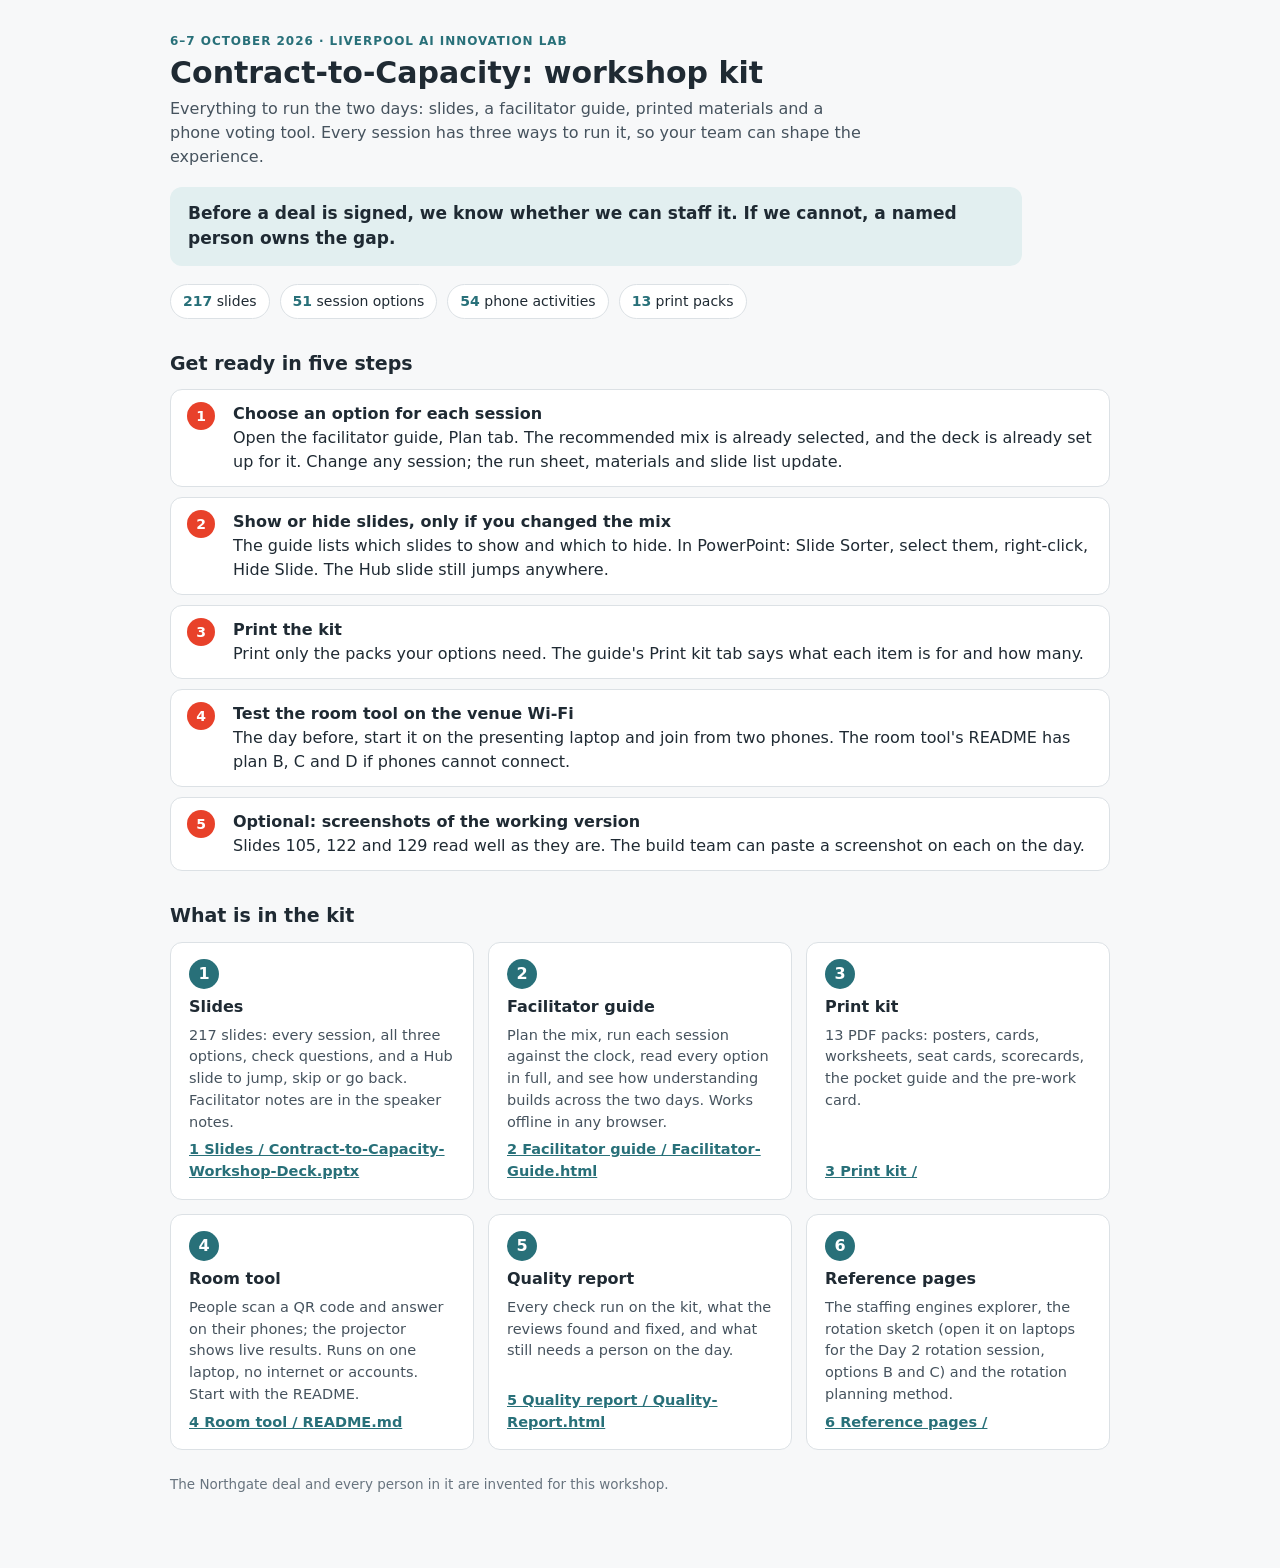
<file: Start here.html>
<!doctype html>
<html lang="en">
<head>
<meta charset="utf-8">
<meta name="viewport" content="width=device-width,initial-scale=1">
<title>Start Here · Workshop Kit</title>
<style>
:root{--ink:#1F2A33;--ink2:#46535E;--mute:#68747F;--line:#DCE1E5;--surf:#F3F5F6;--paper:#FFFFFF;--ground:#F7F8F9;--teal:#287079;--teal-s:#E2EFF0;--red:#E8412A;color-scheme:light}
@media (prefers-color-scheme:dark){:root{--ink:#E8ECEF;--ink2:#C3CBD1;--mute:#9AA6B0;--line:#2F3A42;--surf:#1D252B;--paper:#161D22;--ground:#11171B;--teal:#5FB3BC;--teal-s:#173236;--red:#FF7A63;color-scheme:dark}}
*{box-sizing:border-box}
body{margin:0;background:var(--ground);color:var(--ink);font-family:"Segoe UI",system-ui,-apple-system,Roboto,Arial,sans-serif;line-height:1.5}
.wrap{max-width:980px;margin:0 auto;padding-inline:20px;padding-block:32px 60px}
.eyebrow{font-size:12px;font-weight:800;letter-spacing:.08em;text-transform:uppercase;color:var(--teal)}
h1{font-size:30px;line-height:1.15;margin:6px 0 6px;text-wrap:balance}
h2{font-size:19px;margin:30px 0 12px}
.lead{color:var(--ink2);max-width:68ch;margin:0}
.promise{margin:18px 0 0;padding:14px 18px;border-radius:12px;background:var(--teal-s);font-weight:700;font-size:17px;max-width:72ch}
.grid{display:grid;grid-template-columns:repeat(auto-fit,minmax(270px,1fr));gap:14px}
.card{background:var(--paper);border:1px solid var(--line);border-radius:12px;padding:16px 18px;display:flex;flex-direction:column;gap:6px}
.card .n{width:30px;height:30px;border-radius:50%;background:var(--teal);color:#fff;display:grid;place-items:center;font-weight:800}
.card b{font-size:16px}
.card p{margin:0;color:var(--ink2);font-size:14.5px}
.card a{font-weight:700;color:var(--teal);font-size:14.5px;margin-top:auto;word-break:break-word}
ol.steps{margin:0;padding:0;list-style:none;counter-reset:s;display:flex;flex-direction:column;gap:10px}
ol.steps li{counter-increment:s;display:grid;grid-template-columns:34px minmax(0,1fr);gap:12px;background:var(--paper);border:1px solid var(--line);border-radius:12px;padding:12px 16px}
ol.steps li::before{content:counter(s);width:28px;height:28px;border-radius:50%;background:var(--red);color:#fff;display:grid;place-items:center;font-weight:800;font-size:14px}
ol.steps b{display:block}
.muted{color:var(--mute);font-size:13.5px}
.stats{display:flex;flex-wrap:wrap;gap:10px;margin-top:18px}
.stats span{background:var(--paper);border:1px solid var(--line);border-radius:99px;padding:6px 12px;font-size:14px}
.stats b{color:var(--teal)}
</style>
</head>
<body><div class="wrap">
<div class="eyebrow">6–7 October 2026 · Liverpool AI Innovation Lab</div>
<h1>Contract-to-Capacity: workshop kit</h1>
<p class="lead">Everything to run the two days: slides, a facilitator guide, printed materials and a phone voting tool. Every session has three ways to run it, so your team can shape the experience.</p>
<div class="promise">Before a deal is signed, we know whether we can staff it. If we cannot, a named person owns the gap.</div>
<div class="stats"><span><b>217</b> slides</span><span><b>51</b> session options</span><span><b>54</b> phone activities</span><span><b>13</b> print packs</span></div>

<h2>Get ready in five steps</h2>
<ol class="steps">
  <li><span><b>Choose an option for each session</b>Open the facilitator guide, Plan tab. The recommended mix is already selected, and the deck is already set up for it. Change any session; the run sheet, materials and slide list update.</span></li>
  <li><span><b>Show or hide slides, only if you changed the mix</b>The guide lists which slides to show and which to hide. In PowerPoint: Slide Sorter, select them, right-click, Hide Slide. The Hub slide still jumps anywhere.</span></li>
  <li><span><b>Print the kit</b>Print only the packs your options need. The guide's Print kit tab says what each item is for and how many.</span></li>
  <li><span><b>Test the room tool on the venue Wi-Fi</b>The day before, start it on the presenting laptop and join from two phones. The room tool's README has plan B, C and D if phones cannot connect.</span></li>
  <li><span><b>Optional: screenshots of the working version</b>Slides 105, 122 and 129 read well as they are. The build team can paste a screenshot on each on the day.</span></li>
</ol>

<h2>What is in the kit</h2>
<div class="grid">
  <div class="card"><span class="n">1</span><b>Slides</b><p>217 slides: every session, all three options, check questions, and a Hub slide to jump, skip or go back. Facilitator notes are in the speaker notes.</p><a href="1%20Slides/Contract-to-Capacity-Workshop-Deck.pptx">1 Slides / Contract-to-Capacity-Workshop-Deck.pptx</a></div>
  <div class="card"><span class="n">2</span><b>Facilitator guide</b><p>Plan the mix, run each session against the clock, read every option in full, and see how understanding builds across the two days. Works offline in any browser.</p><a href="2%20Facilitator%20guide/Facilitator-Guide.html">2 Facilitator guide / Facilitator-Guide.html</a></div>
  <div class="card"><span class="n">3</span><b>Print kit</b><p>13 PDF packs: posters, cards, worksheets, seat cards, scorecards, the pocket guide and the pre-work card.</p><a href="3%20Print%20kit/">3 Print kit /</a></div>
  <div class="card"><span class="n">4</span><b>Room tool</b><p>People scan a QR code and answer on their phones; the projector shows live results. Runs on one laptop, no internet or accounts. Start with the README.</p><a href="4%20Room%20tool/README.md">4 Room tool / README.md</a></div>
  <div class="card"><span class="n">5</span><b>Quality report</b><p>Every check run on the kit, what the reviews found and fixed, and what still needs a person on the day.</p><a href="5%20Quality%20report/Quality-Report.html">5 Quality report / Quality-Report.html</a></div>
  <div class="card"><span class="n">6</span><b>Reference pages</b><p>The staffing engines explorer, the rotation sketch (open it on laptops for the Day 2 rotation session, options B and C) and the rotation planning method.</p><a href="6%20Reference%20pages/">6 Reference pages /</a></div>
</div>
<p class="muted" style="margin-top:24px">The Northgate deal and every person in it are invented for this workshop.</p>
</div></body></html>
</file>
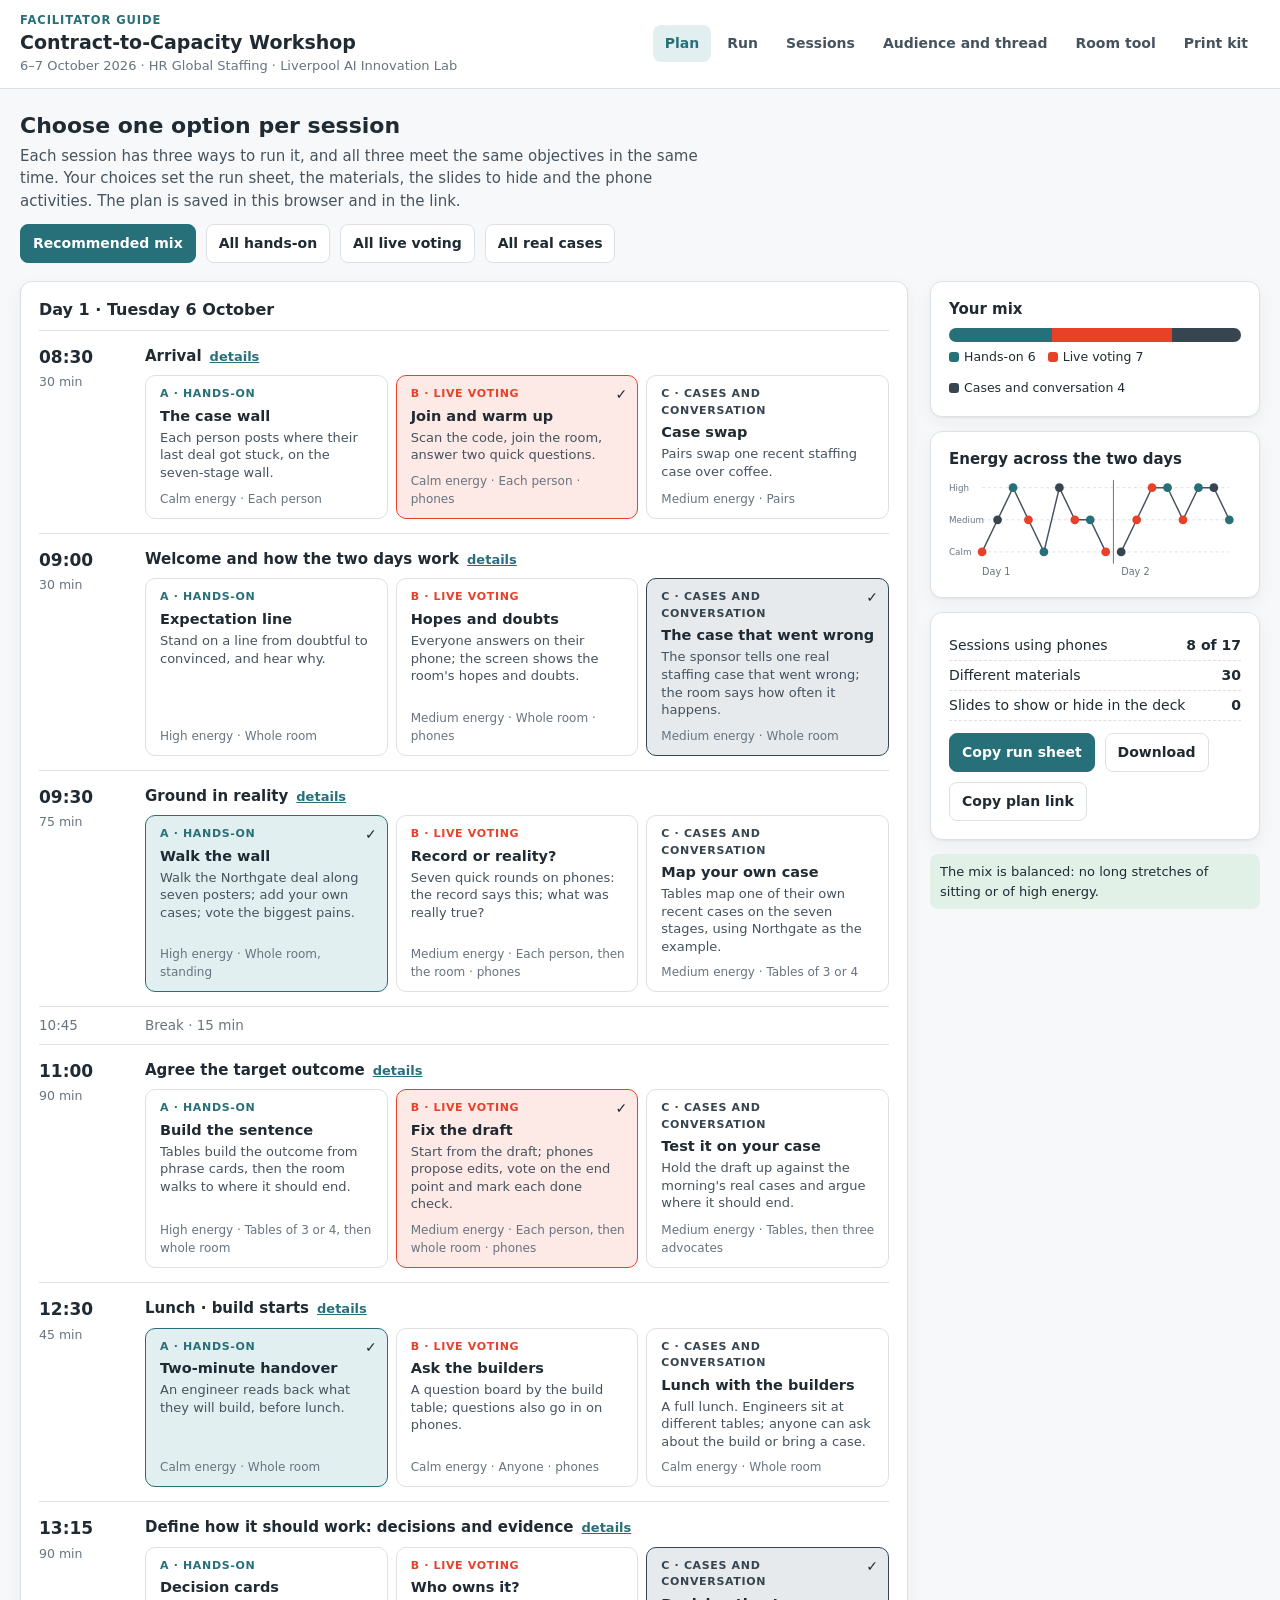
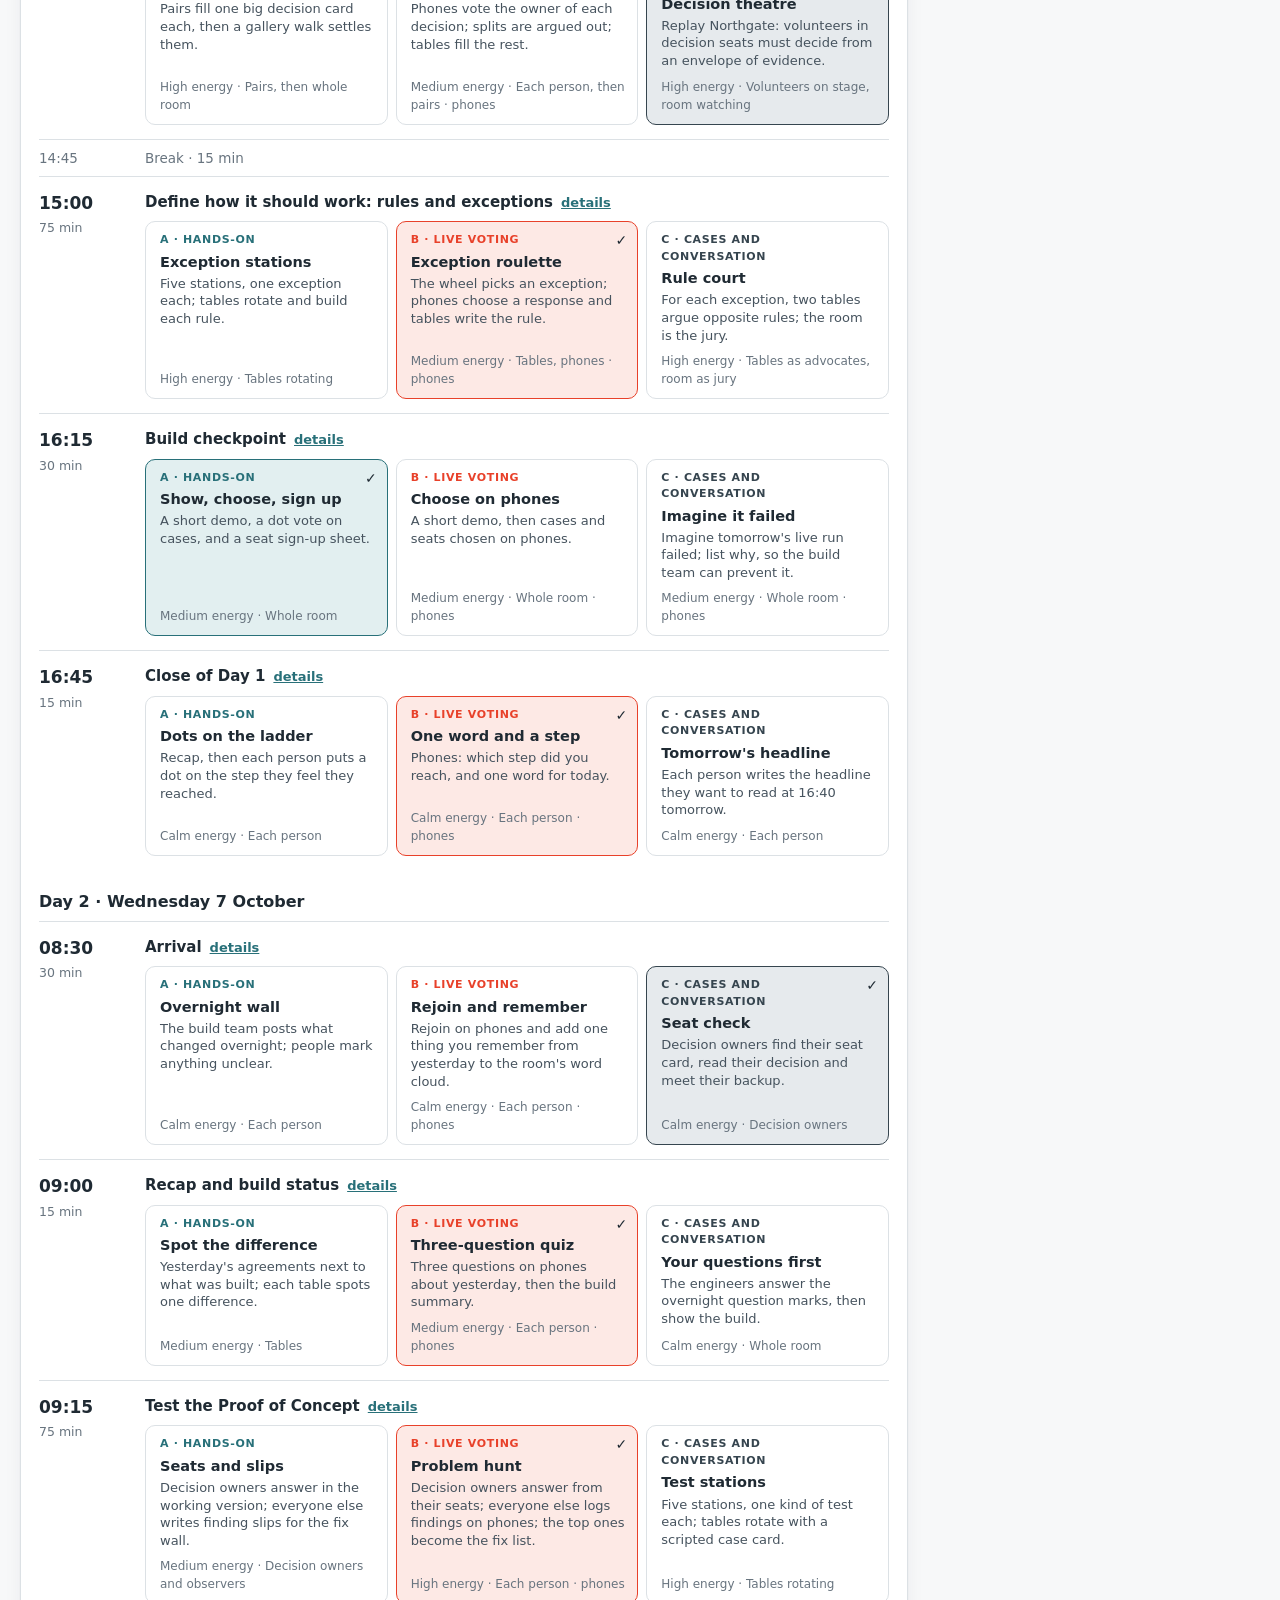
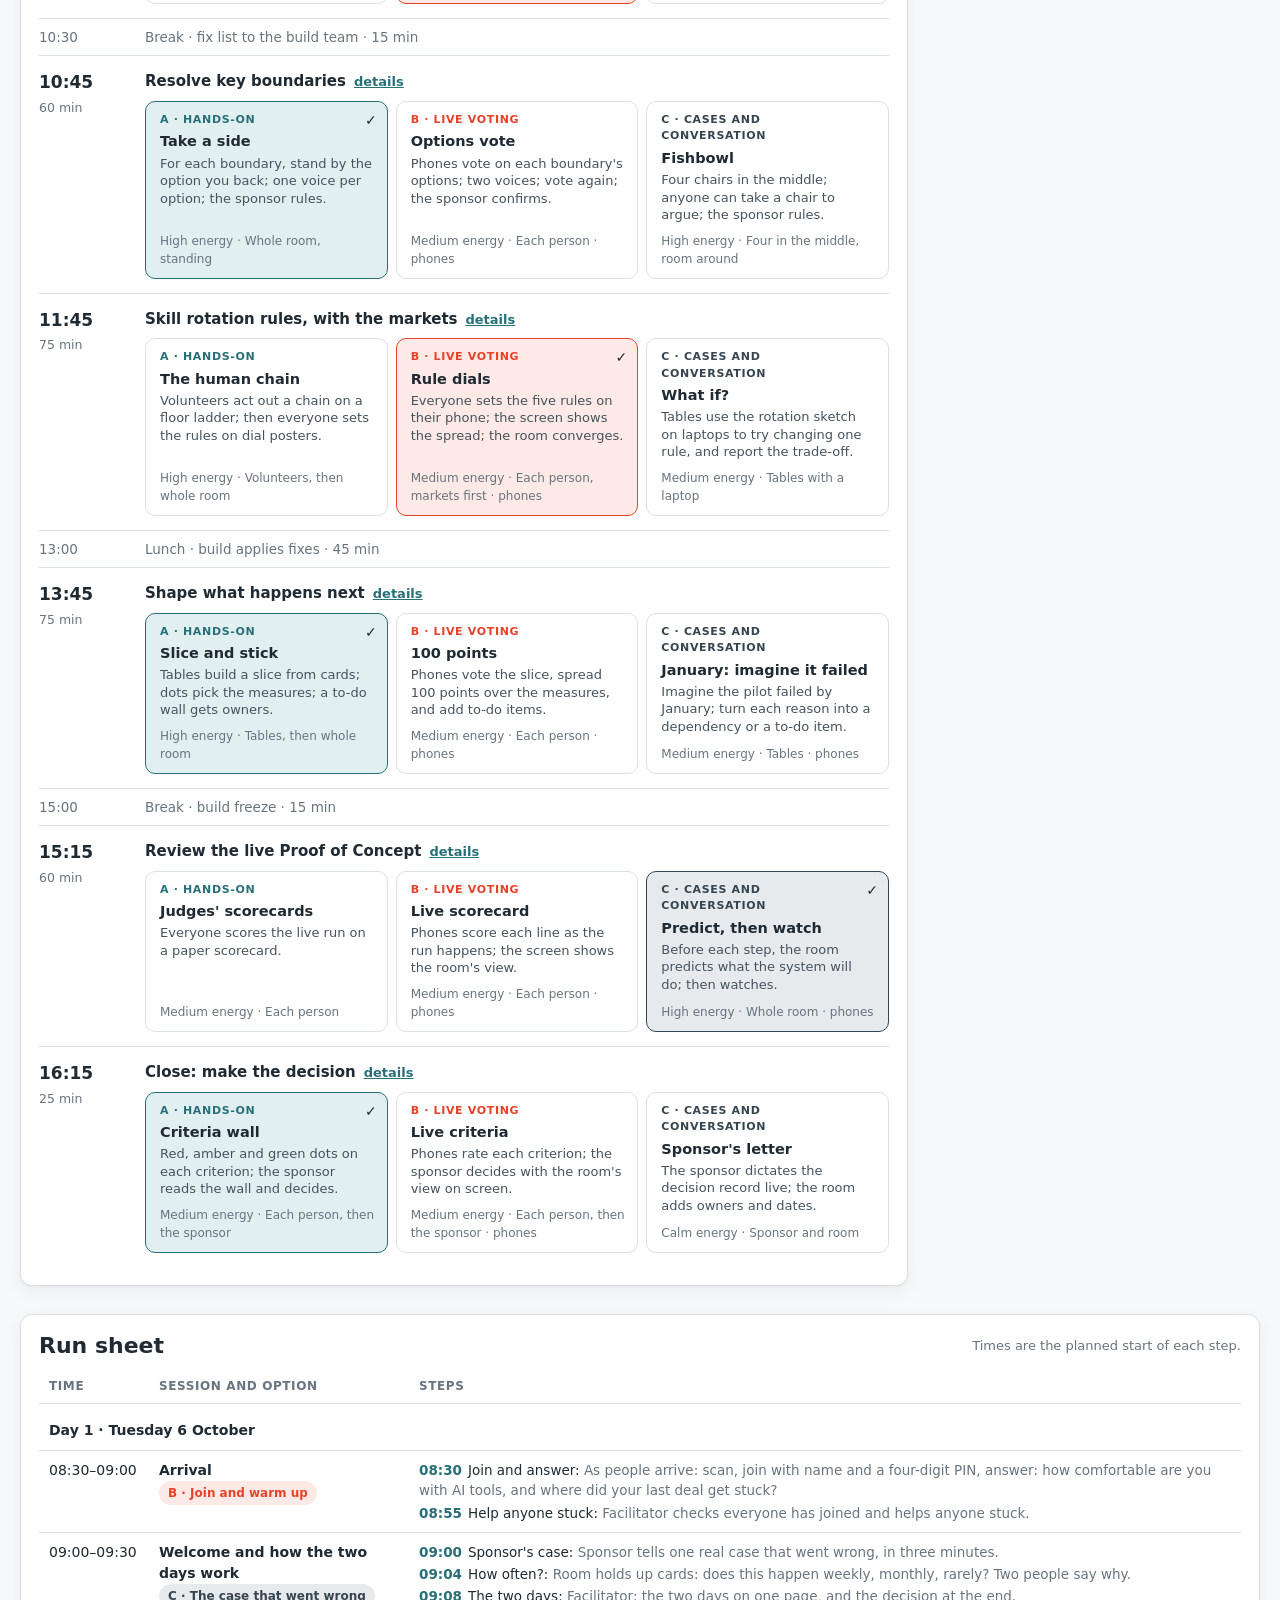
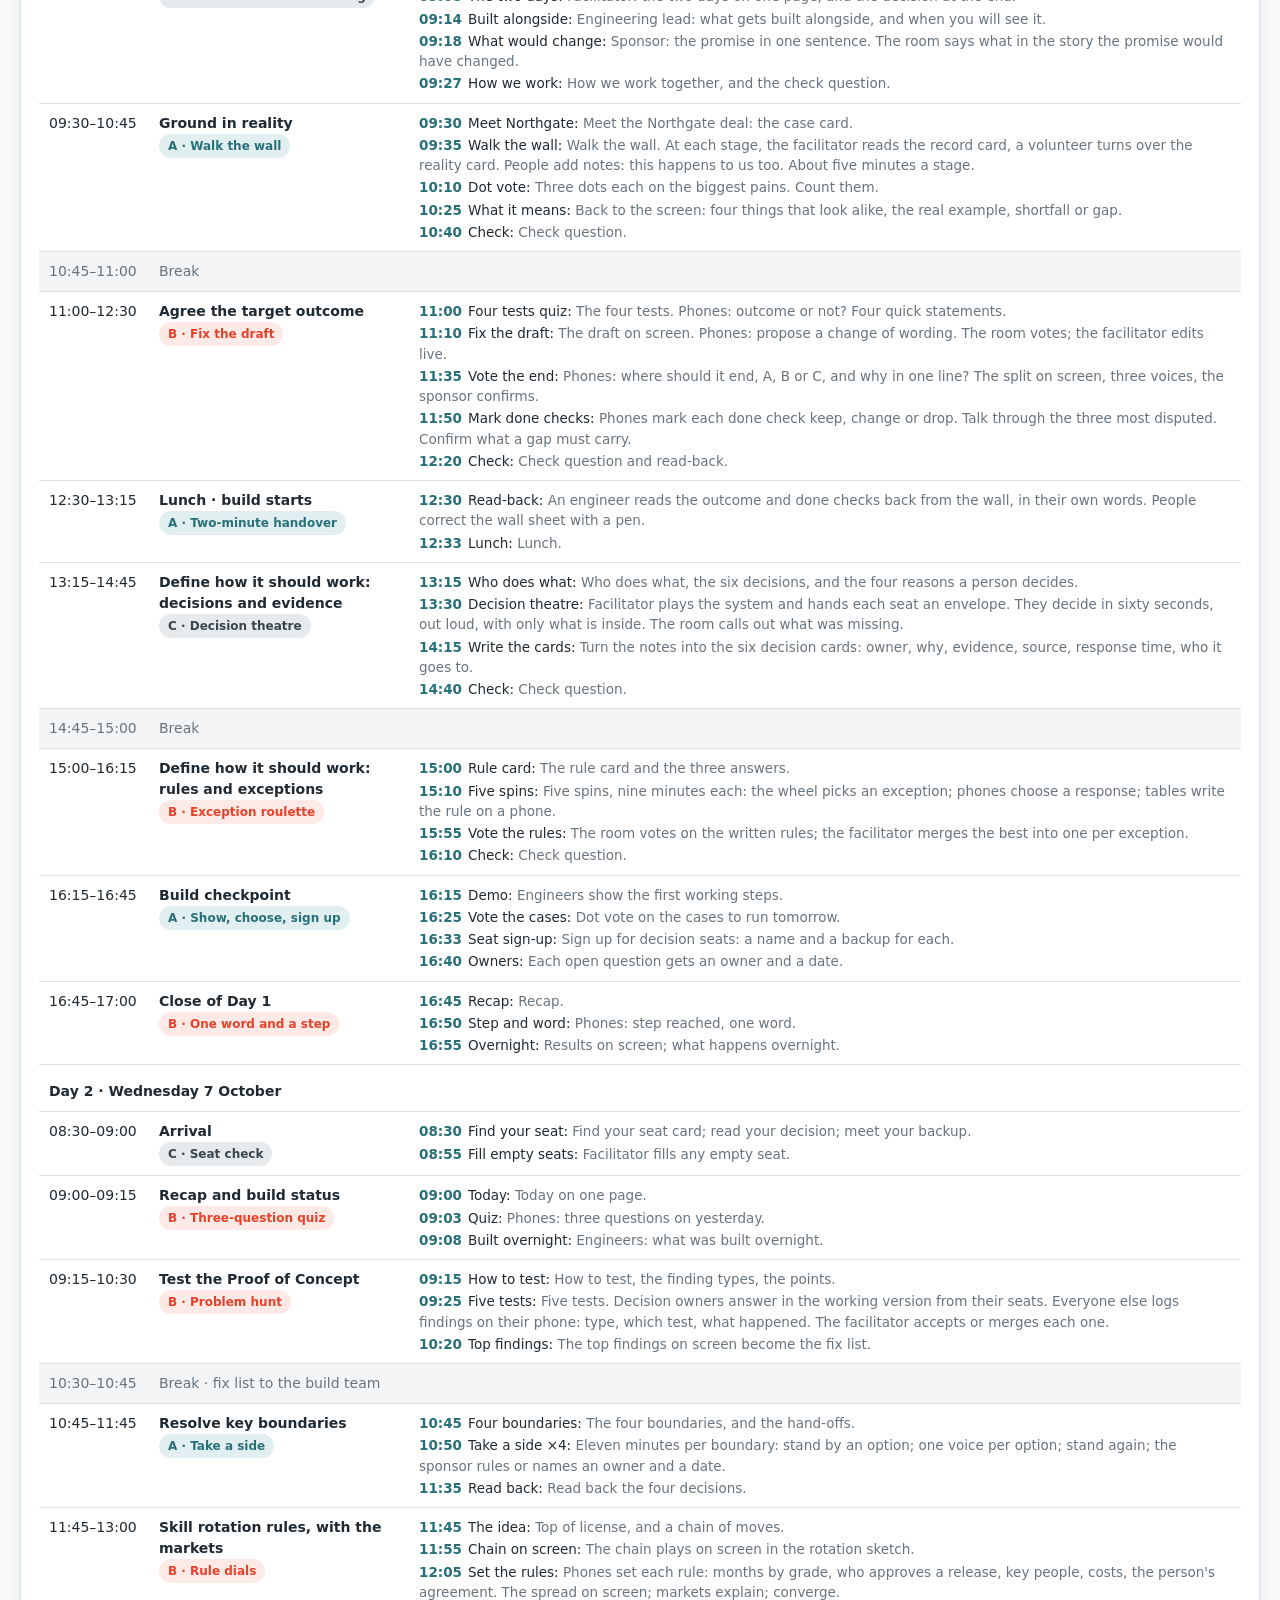
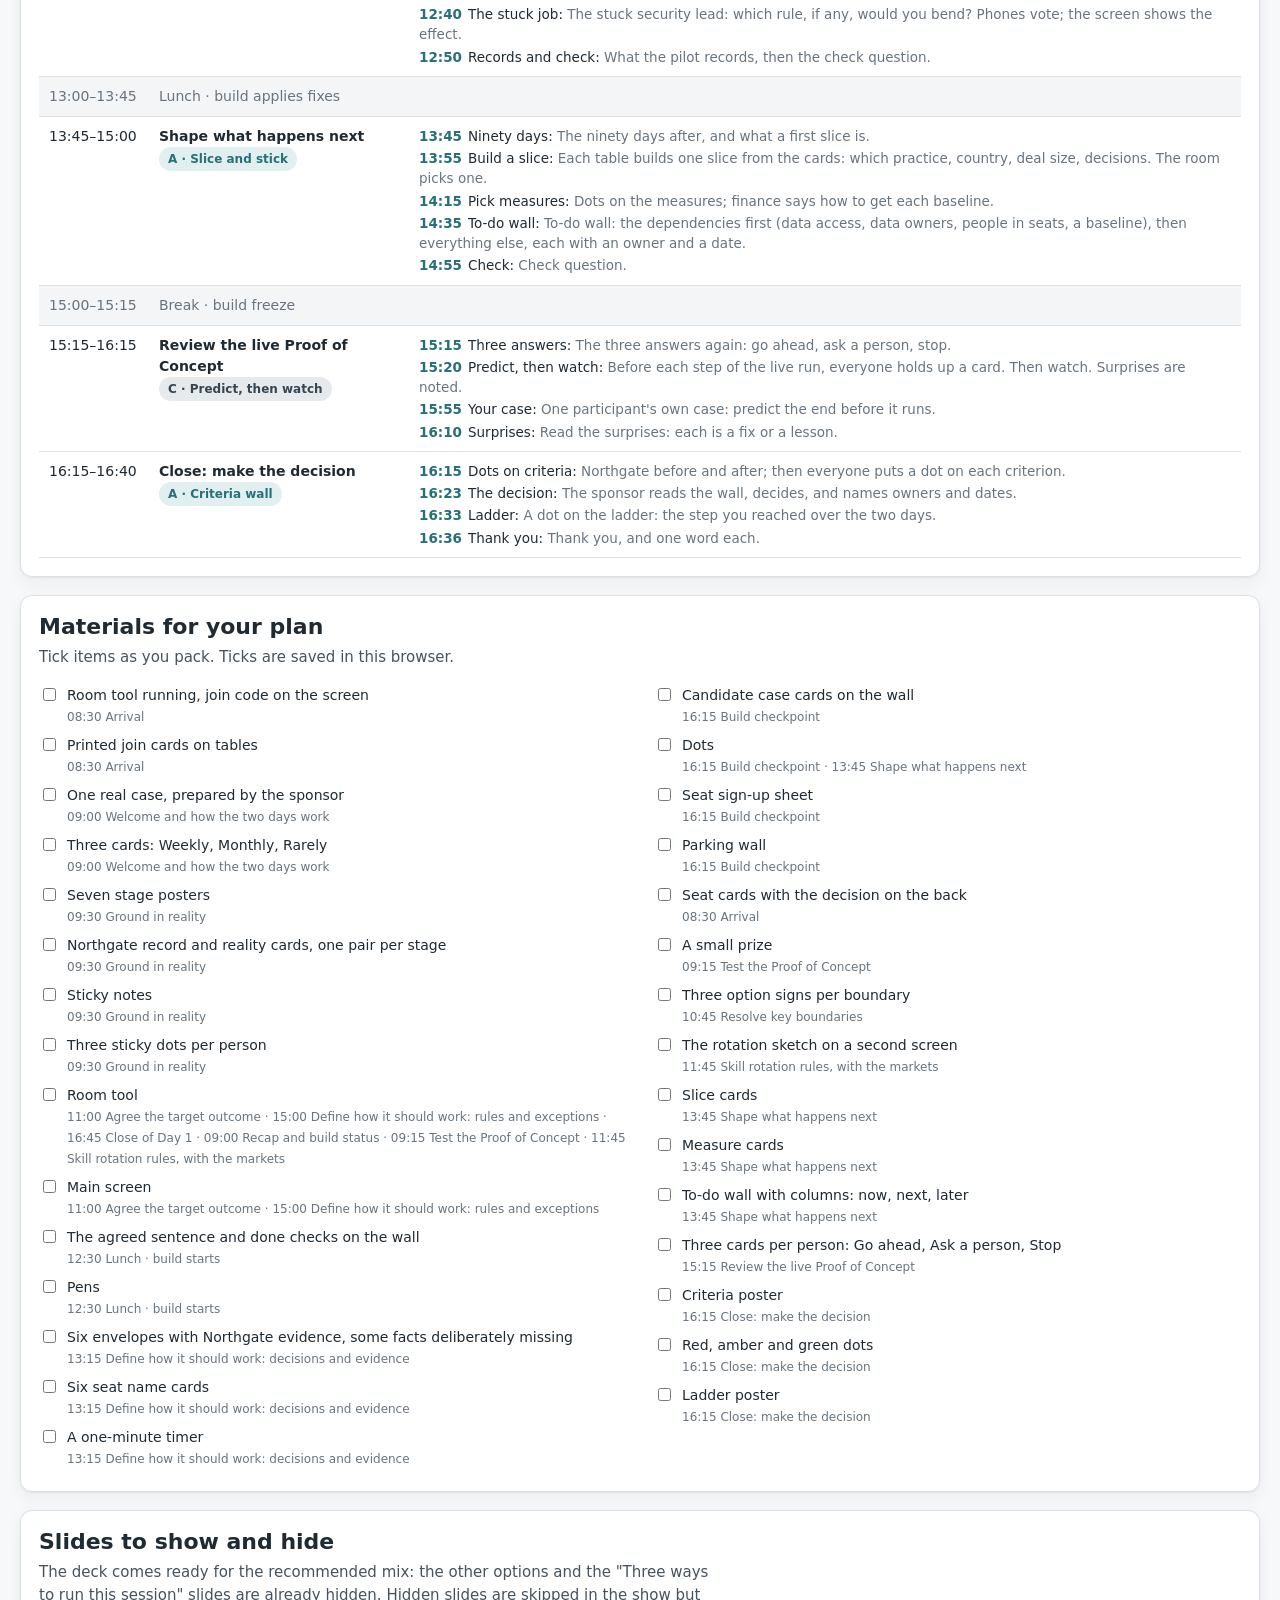
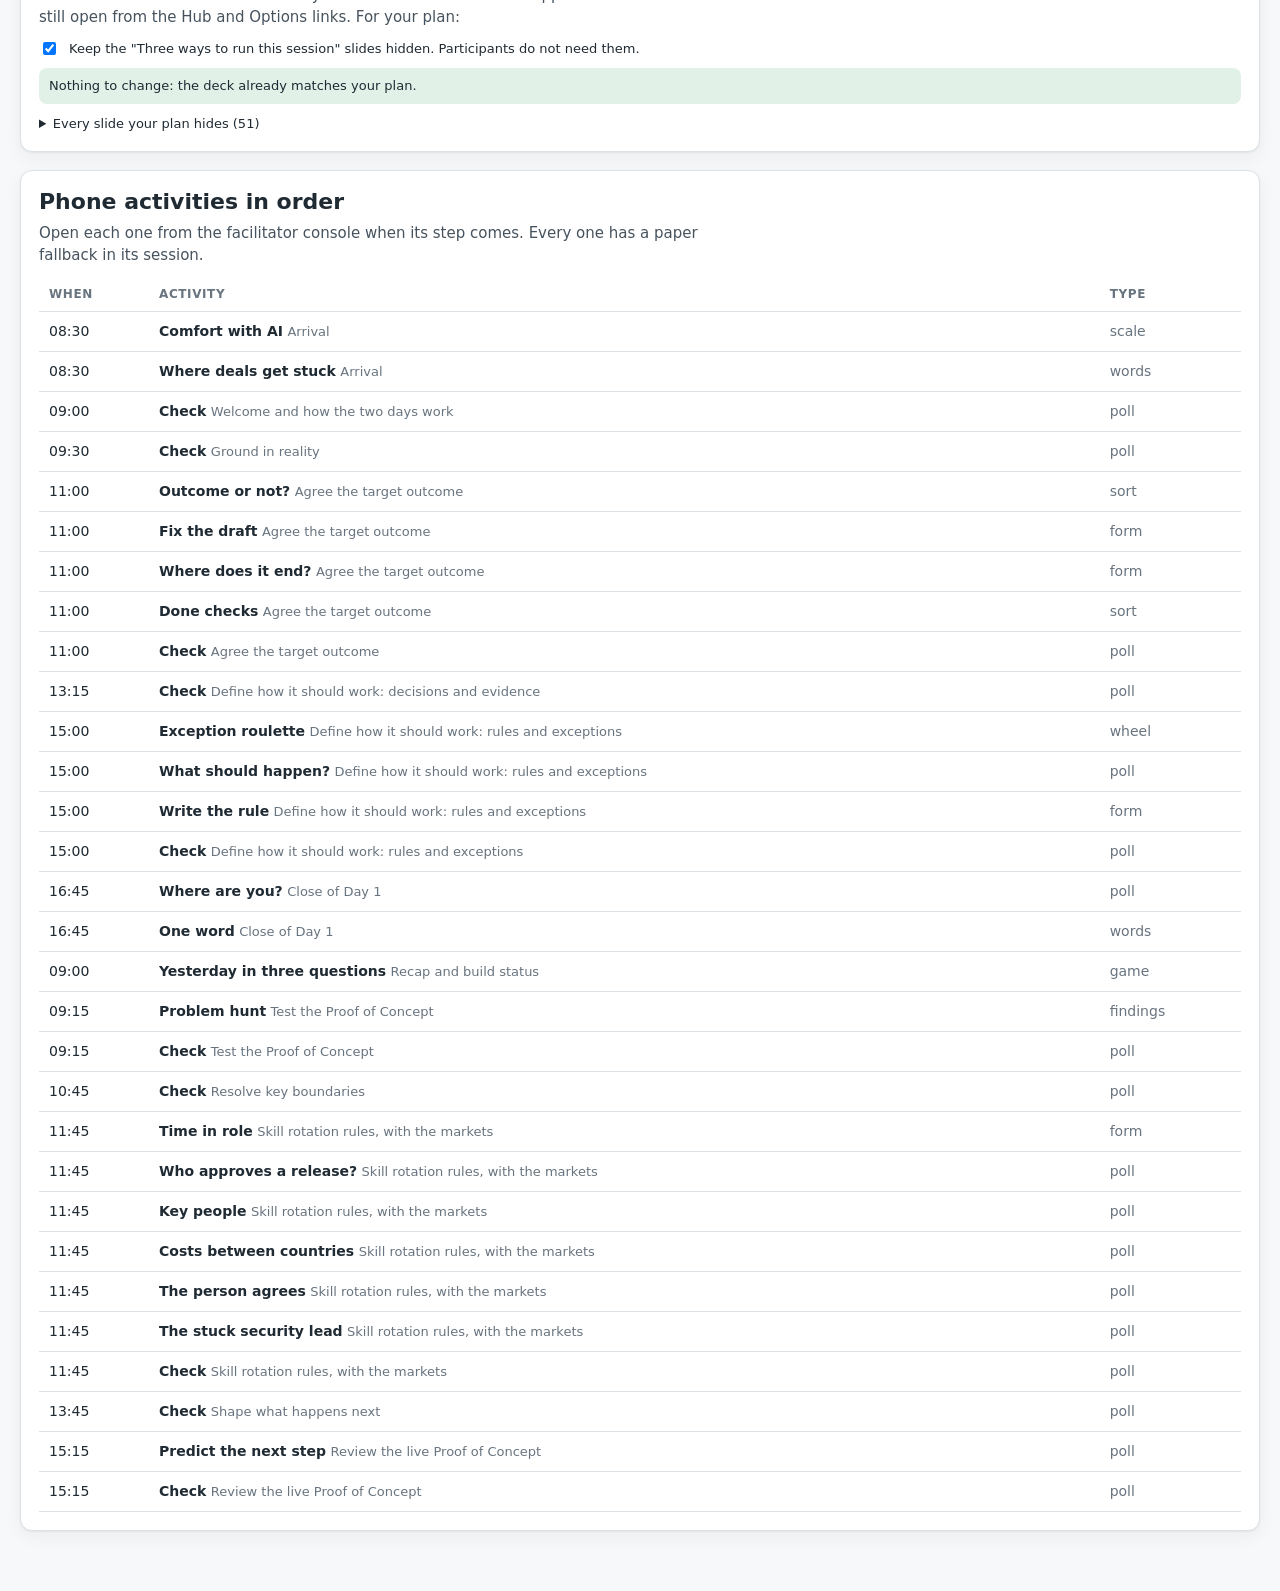
<file: 2 Facilitator guide/Facilitator-Guide.html>
<!doctype html>
<html lang="en">
<head>
<meta charset="utf-8">
<meta name="viewport" content="width=device-width,initial-scale=1,viewport-fit=cover">
<title>Contract-to-Capacity Facilitator Guide</title>
<style>
:root{
  --ink:#1F2A33; --ink2:#46535E; --mute:#68747F; --line:#DCE1E5; --surf:#F3F5F6; --paper:#FFFFFF; --ground:#F7F8F9;
  --teal:#287079; --teal-s:#E2EFF0; --red:#E8412A; --red-s:#FDE9E5; --slate:#36454F; --slate-s:#E6EAED;
  --amber:#A86A12; --amber-s:#FBF0DD; --green:#2B7A50; --green-s:#E2F1E8;
  --tA:var(--teal); --tB:var(--red); --tC:var(--slate); --tA-s:var(--teal-s); --tB-s:var(--red-s); --tC-s:var(--slate-s);
  --shadow:0 1px 2px rgba(31,42,51,.06),0 6px 18px rgba(31,42,51,.05);
  --font:"Segoe UI",system-ui,-apple-system,Roboto,"Helvetica Neue",Arial,sans-serif;
  color-scheme:light;
}
@media (prefers-color-scheme:dark){:root:not([data-theme="light"]){
  --ink:#E8ECEF; --ink2:#C3CBD1; --mute:#9AA6B0; --line:#2F3A42; --surf:#1D252B; --paper:#161D22; --ground:#11171B;
  --teal:#5FB3BC; --teal-s:#173236; --red:#FF7A63; --red-s:#3A1F1A; --slate:#A9B8C3; --slate-s:#232D34;
  --amber:#E2A84B; --amber-s:#33281A; --green:#6CC496; --green-s:#173025; --shadow:none; color-scheme:dark;
}}
:root[data-theme="dark"]{
  --ink:#E8ECEF; --ink2:#C3CBD1; --mute:#9AA6B0; --line:#2F3A42; --surf:#1D252B; --paper:#161D22; --ground:#11171B;
  --teal:#5FB3BC; --teal-s:#173236; --red:#FF7A63; --red-s:#3A1F1A; --slate:#A9B8C3; --slate-s:#232D34;
  --amber:#E2A84B; --amber-s:#33281A; --green:#6CC496; --green-s:#173025; --shadow:none; color-scheme:dark;
}
*{box-sizing:border-box}
html{-webkit-text-size-adjust:100%}
body{margin:0;background:var(--ground);color:var(--ink);font-family:var(--font);font-size:15px;line-height:1.5}
a{color:var(--teal)}
button{font:inherit;color:inherit;cursor:pointer}
h1,h2,h3,h4{line-height:1.2;text-wrap:balance;margin:0}
h2{font-size:22px}
h3{font-size:17px}
p{margin:0}
[hidden]{display:none!important}
.wrap{max-width:1280px;margin:0 auto;padding-inline:20px}
.top{background:var(--paper);border-bottom:1px solid var(--line);position:sticky;top:env(safe-area-inset-top,0px);z-index:20}
.top .wrap{display:flex;align-items:center;gap:24px;flex-wrap:wrap;padding-block:12px}
.brandline{display:flex;flex-direction:column;gap:2px;min-width:0}
.eyebrow{font-size:11.5px;font-weight:800;letter-spacing:.08em;text-transform:uppercase;color:var(--teal)}
.brandline h1{font-size:19px}
.brandline .sub{font-size:13px;color:var(--mute)}
.tabs{display:flex;gap:4px;flex-wrap:wrap;margin-left:auto}
.tabs a{text-decoration:none;color:var(--ink2);font-weight:700;font-size:14px;padding:8px 12px;border-radius:8px}
.tabs a[aria-current="page"]{background:var(--teal-s);color:var(--teal)}
.tabs a:hover{background:var(--surf)}
main{padding-block:24px 60px}
.lead{color:var(--ink2);max-width:72ch;margin-top:6px}
.card{background:var(--paper);border:1px solid var(--line);border-radius:12px;box-shadow:var(--shadow)}
.pad{padding:18px}
.row{display:flex;gap:10px;flex-wrap:wrap;align-items:center}
.btn{border:1.5px solid var(--line);background:var(--paper);border-radius:8px;padding:8px 12px;font-weight:700;font-size:14px}
.btn:hover{border-color:var(--teal)}
.btn.primary{background:var(--teal);border-color:var(--teal);color:#fff}
:root[data-theme="dark"] .btn.primary,.dark-primary{color:#0b1013}
.chip{display:inline-flex;align-items:center;gap:6px;font-size:12px;font-weight:700;padding:3px 9px;border-radius:99px;background:var(--surf);color:var(--ink2);white-space:nowrap}
.chip.A{background:var(--tA-s);color:var(--tA)} .chip.B{background:var(--tB-s);color:var(--tB)} .chip.C{background:var(--tC-s);color:var(--tC)}
.muted{color:var(--mute)}
.small{font-size:13px}
.tnum{font-variant-numeric:tabular-nums}
.sr{position:absolute;left:-9999px}

/* plan */
.plan-grid{display:grid;grid-template-columns:minmax(0,1fr) 330px;gap:22px;align-items:start;margin-top:18px}
.dayhead{display:flex;align-items:baseline;gap:12px;margin:22px 0 10px}
.dayhead:first-child{margin-top:0}
.dayhead h3{font-size:16px}
.srow{display:grid;grid-template-columns:92px minmax(0,1fr);gap:14px;padding:14px 0;border-top:1px solid var(--line)}
.srow .when b{display:block;font-size:17px}
.srow .when span{font-size:12.5px;color:var(--mute)}
.srow .stitle{font-weight:800;margin-bottom:8px;display:flex;gap:8px;align-items:baseline;flex-wrap:wrap}
.opts3{display:grid;grid-template-columns:repeat(3,minmax(0,1fr));gap:8px}
.opt{position:relative;display:flex;flex-direction:column;gap:4px;border:1.5px solid var(--line);border-radius:10px;padding:10px 12px 10px 14px;background:var(--paper);cursor:pointer;min-height:100%}
.opt:hover{border-color:var(--mute)}
.opt input{position:absolute;opacity:0;pointer-events:none}
.opt .tk{font-size:11px;font-weight:800;letter-spacing:.06em;text-transform:uppercase;padding-right:18px}
.opt.A .tk{color:var(--tA)} .opt.B .tk{color:var(--tB)} .opt.C .tk{color:var(--tC)}
.opt b{font-size:14.5px;line-height:1.25}
.opt .one{font-size:13px;color:var(--ink2);line-height:1.35}
.opt .meta{font-size:12px;color:var(--mute);margin-top:auto;padding-top:4px}
.opt.on.A{border-color:var(--tA);background:var(--tA-s)} .opt.on.B{border-color:var(--tB);background:var(--tB-s)} .opt.on.C{border-color:var(--tC);background:var(--tC-s)}
.opt.on::after{content:"✓";position:absolute;top:8px;right:10px;font-weight:900;font-size:14px}
.opt:focus-within{outline:3px solid var(--teal-s);outline-offset:1px}
.brk{display:grid;grid-template-columns:92px 1fr;gap:14px;padding:8px 0;border-top:1px solid var(--line);color:var(--mute);font-size:13.5px}
.summary{position:sticky;top:86px;display:flex;flex-direction:column;gap:14px}
.summary h3{font-size:15px}
.mix{display:flex;height:14px;border-radius:7px;overflow:hidden;background:var(--surf)}
.mix div{height:100%}
.legend{display:flex;gap:12px;flex-wrap:wrap;font-size:12.5px;margin-top:6px}
.legend i{display:inline-block;width:10px;height:10px;border-radius:3px;margin-right:5px;vertical-align:-1px}
.kv{display:flex;justify-content:space-between;gap:10px;font-size:14px;padding:4px 0;border-bottom:1px dashed var(--line)}
.kv:last-child{border-bottom:0}
.warn{background:var(--amber-s);color:var(--ink);border-radius:8px;padding:8px 10px;font-size:13px}
.ok{background:var(--green-s);border-radius:8px;padding:8px 10px;font-size:13px}
.energy svg{width:100%;height:auto;display:block}
.outputs{margin-top:28px;display:grid;gap:18px}
.tbl{width:100%;border-collapse:collapse;font-size:14px}
.tbl th{text-align:left;font-size:12px;text-transform:uppercase;letter-spacing:.05em;color:var(--mute);padding:8px 10px;border-bottom:1.5px solid var(--line)}
.tbl td{padding:9px 10px;border-bottom:1px solid var(--line);vertical-align:top}
.tbl tr.brkrow td{color:var(--mute);background:var(--surf)}
.tblwrap{overflow-x:auto}
.steps-inline{display:flex;flex-direction:column;gap:2px;font-size:13.5px}
.steps-inline span b{font-variant-numeric:tabular-nums;color:var(--teal);margin-right:6px}
.mat{columns:2 300px;column-gap:28px}
.mat label{display:flex;gap:8px;align-items:flex-start;break-inside:avoid;padding:4px 0;font-size:14px}
.mat .ses{font-size:12px;color:var(--mute)}
.slidelist{font-family:ui-monospace,SFMono-Regular,Menlo,monospace;font-size:14px;background:var(--surf);border-radius:8px;padding:12px;word-break:break-word}

/* run */
.runbar{display:flex;gap:10px;align-items:center;flex-wrap:wrap}
.runbar select{font:inherit;padding:8px 10px;border:1.5px solid var(--line);border-radius:8px;background:var(--paper);color:var(--ink);max-width:100%}
.clock{margin-left:auto;font-size:28px;font-weight:800;font-variant-numeric:tabular-nums}
.run-grid{display:grid;grid-template-columns:minmax(0,1.5fr) minmax(0,1fr);gap:18px;margin-top:16px;align-items:start}
.optswitch{display:flex;gap:6px;flex-wrap:wrap;margin:10px 0}
.optswitch button{border:1.5px solid var(--line);background:var(--paper);border-radius:99px;padding:5px 12px;font-weight:700;font-size:13px}
.optswitch button.on{background:var(--ink);color:var(--paper);border-color:var(--ink)}
.drift{display:inline-block;font-weight:800;border-radius:8px;padding:6px 10px;font-size:14px}
.drift.ok{background:var(--green-s);color:var(--green)} .drift.late{background:var(--red-s);color:var(--red)} .drift.early{background:var(--teal-s);color:var(--teal)}
.steplist{list-style:none;padding:0;margin:14px 0 0;display:flex;flex-direction:column;gap:8px}
.steplist li{display:grid;grid-template-columns:70px minmax(0,1fr) auto;gap:12px;align-items:start;border:1.5px solid var(--line);border-radius:10px;padding:10px 12px;background:var(--paper)}
.steplist li.now{border-color:var(--red);box-shadow:0 0 0 3px var(--red-s)}
.steplist li.done{opacity:.6}
.steplist .t{font-weight:800;font-variant-numeric:tabular-nums}
.steplist .t small{display:block;font-weight:600;color:var(--mute)}
.steplist .lab{font-weight:800}
.steplist button{border:1.5px solid var(--teal);background:var(--paper);color:var(--teal);border-radius:8px;padding:6px 10px;font-weight:800;font-size:13px;white-space:nowrap}
.steplist li.done button{border-color:var(--line);color:var(--mute)}
.say{border-radius:10px;background:var(--teal-s);padding:12px 14px;font-size:15px}
.say p+p{margin-top:6px}
.flexbox{display:flex;flex-direction:column;gap:10px}
.flexitem{border-radius:10px;padding:10px 12px;background:var(--surf)}
.flexitem b{display:block;font-size:12px;text-transform:uppercase;letter-spacing:.05em;color:var(--mute);margin-bottom:2px}
.flexitem.hot{background:var(--red-s)}
.flexitem.hot b{color:var(--red)}
.check{border:1.5px dashed var(--line);border-radius:10px;padding:12px 14px}
.check ol{margin:6px 0 0;padding-left:20px}
.check .ans{color:var(--green);font-weight:800}

/* sessions */
.sesscard{margin-top:14px}
.sesscard summary{list-style:none;cursor:pointer;display:grid;grid-template-columns:92px minmax(0,1fr) auto;gap:14px;align-items:center;padding:14px 18px}
.sesscard summary::-webkit-details-marker{display:none}
.sesscard summary .when b{display:block;font-size:17px}
.sesscard summary .when span{font-size:12.5px;color:var(--mute)}
.sesscard summary h3{font-size:18px}
.sesscard summary .key{font-size:13.5px;color:var(--ink2);margin-top:3px}
.sesscard[open] summary{border-bottom:1px solid var(--line)}
.sessbody{padding:18px;display:grid;gap:18px}
.two{display:grid;grid-template-columns:repeat(2,minmax(0,1fr));gap:18px}
.list{margin:6px 0 0;padding-left:20px}
.list li{margin:3px 0}
.optfull{border:1.5px solid var(--line);border-radius:12px;padding:14px 16px;display:grid;gap:10px;background:var(--paper)}
.optfull.chosen.A{border-color:var(--tA)} .optfull.chosen.B{border-color:var(--tB)} .optfull.chosen.C{border-color:var(--tC)}
.optfull h4{font-size:16px;display:flex;gap:8px;align-items:center;flex-wrap:wrap}
.tl{display:flex;height:30px;border-radius:7px;overflow:hidden;gap:2px}
.tl div{display:flex;align-items:center;padding:0 7px;font-size:11.5px;font-weight:700;color:#fff;white-space:nowrap;overflow:hidden;text-overflow:ellipsis;min-width:0}
.lbl{font-size:12px;font-weight:800;text-transform:uppercase;letter-spacing:.05em;color:var(--mute);margin-bottom:3px}
.stepsfull{margin:4px 0 0;padding:0;list-style:none;display:flex;flex-direction:column;gap:5px}
.stepsfull li{display:grid;grid-template-columns:52px minmax(0,1fr);gap:8px;font-size:14px}
.stepsfull li b{color:var(--teal);font-variant-numeric:tabular-nums}
.filters{display:flex;gap:8px;flex-wrap:wrap;margin-top:12px}

/* audience */
.ladder{display:flex;flex-direction:column-reverse;gap:6px;margin-top:12px}
.rung{display:grid;grid-template-columns:44px minmax(0,1fr) minmax(0,1fr);gap:12px;align-items:center;padding:10px 12px;border-radius:10px;background:var(--paper);border:1px solid var(--line)}
.rung .n{width:34px;height:34px;border-radius:50%;background:var(--teal);color:#fff;display:grid;place-items:center;font-weight:900}
.rung .who{font-size:13px;color:var(--mute)}
.gloss{display:grid;grid-template-columns:repeat(auto-fill,minmax(270px,1fr));gap:10px;margin-top:12px}
.gloss div{background:var(--paper);border:1px solid var(--line);border-radius:10px;padding:12px}
.gloss b{display:block}
.gloss .when{font-size:12px;color:var(--teal);font-weight:700;margin-top:4px}
.banned{display:flex;flex-wrap:wrap;gap:6px;margin-top:10px}
.banned span{font-size:13px;padding:3px 9px;border-radius:99px;background:var(--red-s);color:var(--red);text-decoration:line-through}
.stagegrid{display:grid;grid-template-columns:repeat(auto-fill,minmax(230px,1fr));gap:10px;margin-top:12px}
.stagegrid div{background:var(--paper);border:1px solid var(--line);border-radius:10px;padding:12px;font-size:13.5px}
.stagegrid b{display:block;font-size:14.5px;margin-bottom:4px}
.stagegrid .r{color:var(--red);font-weight:700}
.handoff{display:flex;flex-direction:column;gap:0;margin-top:12px}
.handoff .h{display:grid;grid-template-columns:92px minmax(0,1fr) minmax(0,1fr);gap:14px;padding:10px 0;border-top:1px solid var(--line);font-size:14px}
pre.code{background:var(--surf);border-radius:8px;padding:12px;overflow-x:auto;font-size:13.5px;margin:6px 0}
.steps-num{counter-reset:s;list-style:none;padding:0;margin:8px 0 0;display:flex;flex-direction:column;gap:10px}
.steps-num li{counter-increment:s;display:grid;grid-template-columns:30px minmax(0,1fr);gap:10px}
.steps-num li::before{content:counter(s);width:26px;height:26px;border-radius:50%;background:var(--teal);color:#fff;display:grid;place-items:center;font-weight:800;font-size:13px}
.toast{position:fixed;bottom:20px;left:50%;transform:translateX(-50%);background:var(--ink);color:var(--paper);padding:10px 16px;border-radius:99px;font-weight:700;z-index:50}
@media (max-width:1000px){.plan-grid,.run-grid{grid-template-columns:1fr}.summary{position:static}.opts3{grid-template-columns:1fr}.two{grid-template-columns:1fr}}
@media (max-width:640px){.srow,.brk{grid-template-columns:1fr}.sesscard summary{grid-template-columns:1fr}.rung{grid-template-columns:44px 1fr}.rung .who{grid-column:2}.handoff .h{grid-template-columns:1fr}.steplist li{grid-template-columns:1fr}.tabs{margin-left:0}}
@media print{
  .top,.summary,.quick,.noprint,.filters,.runbar button{display:none!important}
  body{background:#fff;color:#000;font-size:11pt}
  .card{box-shadow:none}
  .plan-grid{display:block}
  details.sesscard{break-inside:avoid-page}
  details.sesscard:not([open]) .sessbody{display:grid!important}
  a{color:#000}
}
</style>
</head>
<body>
<header class="top"><div class="wrap">
  <div class="brandline"><span class="eyebrow">Facilitator guide</span><h1 id="gTitle">Contract-to-Capacity Workshop</h1><span class="sub" id="gSub"></span></div>
  <nav class="tabs" aria-label="Guide sections">
    <a href="#plan">Plan</a><a href="#run">Run</a><a href="#sessions">Sessions</a><a href="#audience">Audience and thread</a><a href="#room">Room tool</a><a href="#kit">Print kit</a>
  </nav>
</div></header>
<main class="wrap" id="view" tabindex="-1"></main>
<div class="toast" id="toast" role="status" hidden></div>
<script>
const D = {"meta": {"title": "Contract-to-Capacity Workshop", "subtitle": "HR Global Staffing · Liverpool AI Innovation Lab", "dates": "6–7 October 2026", "day1": "Tuesday 6 October", "day2": "Wednesday 7 October", "promise": "Before a deal is signed, we know whether we can staff it. If we cannot, a named person owns the gap.", "overall": "An agreed way of turning a deal into staffed work, tested on real cases, with clear jobs for people and for the system, and a decision on what to take forward.", "invented": "The Northgate deal and every person in it are invented for this workshop."}, "tracks": {"A": {"name": "Hands-on", "line": "Paper, walls and moving around the room", "color": "287079", "icon": "TbHandClick"}, "B": {"name": "Live voting", "line": "Phones and the room screen", "color": "FF462D", "icon": "TbDeviceMobile"}, "C": {"name": "Cases and conversation", "line": "Your own cases, role-play, debate, or talking it through", "color": "36454F", "icon": "TbMasksTheater"}}, "ladder": [{"rung": 0, "short": "Why we are here", "can": "I know why we are here and what we decide at the end."}, {"rung": 1, "short": "The real problem", "can": "I see where records and reality part, at each stage of a deal."}, {"rung": 2, "short": "The result we want", "can": "I can say the result we want, and how a record would prove it."}, {"rung": 3, "short": "Who decides", "can": "I know which decisions need a person, who, and what they need to see."}, {"rung": 4, "short": "When things go wrong", "can": "I can write the rule for an exception: what happens, who decides, by when."}, {"rung": 5, "short": "Judge a working version", "can": "I can test a working version and say what it got wrong."}, {"rung": 6, "short": "Rules for moves", "can": "I can set the rules for moving people up to the work they are qualified for."}, {"rung": 7, "short": "Decide what next", "can": "I can weigh the evidence and decide what to take forward."}], "glossary": [{"term": "Contract-to-Capacity", "plain": "Turning a deal we are likely to win into a staffing plan, checking who is really free, and giving every unfilled role an owner.", "first": "d1-welcome"}, {"term": "Engine", "plain": "A system that runs one kind of work from start to a checked finish. It drafts, follows agreed rules, and sends the hard calls to named people.", "first": "d1-welcome"}, {"term": "Proof of Concept", "plain": "A first working version, built during these two days, to test the idea on real cases.", "first": "d1-welcome"}, {"term": "Proceed, Narrow or Stop", "plain": "The three possible decisions at the end of Day 2. Proceed: go ahead as planned. Narrow: go ahead with a smaller scope. Stop: not now, and we say why.", "first": "d1-welcome"}, {"term": "Record", "plain": "What a system says, such as Workday or Atlas.", "first": "d1-reality"}, {"term": "Shortfall", "plain": "Nobody found yet. Not a gap until someone has checked.", "first": "d1-reality"}, {"term": "Gap", "plain": "A confirmed shortage, with its evidence, declared by a named person, and owned.", "first": "d1-reality"}, {"term": "Outcome", "plain": "The result we promise for every deal. True or false for one deal, and provable from a record.", "first": "d1-outcome"}, {"term": "Done checks", "plain": "The checks that prove a deal's case is finished, read from a record we trust.", "first": "d1-outcome"}, {"term": "Hold", "plain": "Held: a person is reserved for this deal, for a limited time. The hold ends on its own unless someone renews it.", "first": "d1-outcome"}, {"term": "Decision owner", "plain": "The role that makes a decision, with a backup and a response time. A role, not a team.", "first": "d1-decisions"}, {"term": "Evidence", "plain": "The facts a decision owner needs, and the system or person each one comes from.", "first": "d1-decisions"}, {"term": "Rule", "plain": "When this happens, then this, decided by this role, by this time. If nobody answers, it goes to this role.", "first": "d1-rules"}, {"term": "Top of license", "plain": "Working at the highest level you are qualified for.", "first": "d2-rotation"}, {"term": "Chain of moves", "plain": "A new job is filled by someone stepping up, others step up behind them, and a junior hire or a free person fills the last job.", "first": "d2-rotation"}, {"term": "Pilot", "plain": "The first real use of the new way of working, on a small part of the business, to learn safely before going wider.", "first": "d2-rotation"}, {"term": "First slice", "plain": "The part of the business the pilot starts with: which practice, country, deals and decisions.", "first": "d2-next"}, {"term": "Baseline", "plain": "How the work performs today, measured, so we can show any improvement.", "first": "d2-next"}], "case": {"id": "ENG-0412", "name": "The Northgate deal", "client": "Northgate", "work": "Network and cloud migration", "value": "£2.4m", "start": "2 November", "where": "Liverpool", "label": "Invented for this workshop", "when": "A deal from last year, replayed", "frame": "We replay what happened to Northgate last year, stage by stage. On Day 2 we run the same deal again through the working version, as if it were new.", "roles": [{"id": "R1", "title": "Cloud network engineer", "level": "Band 7", "icon": "TbCloudNetwork", "story": "Workday says P-20931 is free from 1 November. Only their manager knows the current project runs to late November."}, {"id": "R2", "title": "Firewall specialist", "level": "Band 6", "icon": "TbShieldLock", "story": "The search finds nobody, so a hire is requested. One person with the skill exists, on another account, and nobody asked."}, {"id": "R3", "title": "Project manager", "level": "Band 7", "icon": "TbClipboardList", "story": "Another deal wants the same project manager in December."}, {"id": "R4", "title": "Knowledge-transfer lead", "level": "To be sized", "icon": "TbSchool", "story": "The contract says \"knowledge transfer as agreed\". Nobody knows how much."}], "stages": [{"n": 1, "name": "Demand emerges", "icon": "TbBuildingSkyscraper", "record": "Atlas shows the deal entering contract drafting on 8 September.", "reality": "The client first raised it in April. Nobody decided whether it was real enough to prepare for.", "lesson": "Nobody decides when demand is real enough to start.", "ref": "S1"}, {"n": 2, "name": "Work becomes a staffing need", "icon": "TbFileText", "record": "The cost case prices six people across four roles, at Bands 6 and 7, by service.", "reality": "Nobody turned that into skills. One line says \"knowledge transfer as agreed\".", "lesson": "Sales and staffing describe the same work differently.", "ref": "S2"}, {"n": 3, "name": "Staffing sees the request", "icon": "TbInbox", "record": "The staffing request was raised three weeks before the start date.", "reality": "Staffing heard about it in a corridor a month earlier, and some work had started outside the tools.", "lesson": "The request arrives late, and some staffing happens outside the tools.", "ref": "S3"}, {"n": 4, "name": "Who could do it, and who is free", "icon": "TbUserSearch", "record": "Workday shows the cloud network engineer free from 1 November.", "reality": "Their current project runs to late November. Only their manager knew.", "lesson": "Free in the system is not free in reality.", "ref": "S4"}, {"n": 5, "name": "Can they actually start", "icon": "TbDoorExit", "record": "Nothing. Nobody asked.", "reality": "Their manager would have released them two weeks early, if asked.", "lesson": "Free, releasable and ready to start are three different things.", "ref": "S5"}, {"n": 6, "name": "Is there a real gap", "icon": "TbUserQuestion", "record": "The search for a firewall specialist found no match. A gap was recorded and a hire requested.", "reality": "Someone with the skill worked on another account. Nobody asked whether they could move, or whether moves could free someone.", "lesson": "No match is not a confirmed gap.", "ref": "S6"}, {"n": 7, "name": "The gap goes to action", "icon": "TbRocket", "record": "A hiring request and a subcontractor quote at a higher cost. The deal was signed on 29 September.", "reality": "The plan was never approved and the gap had no owner. The deal was signed without knowing it could be staffed.", "lesson": "A gap needs an owner, and a signature needs an approved plan.", "ref": "S7"}], "real_example": "In a real case from HR's research, roles that seemed to need external hires were filled internally once someone checked who was really busy and who could be released.", "exceptions": [{"id": "X1", "name": "Scope too vague to staff", "icon": "TbFileUnknown", "northgate": "The contract says \"knowledge transfer as agreed\". How many people, for how long?", "draft_rule": "It becomes a question to the solution lead, with a deadline. The plan waits. No answer by the deadline: it goes to the engagement lead.", "options": ["Plan a standard size; correct it later", "Ask the solution lead; the plan waits", "Leave it out of the plan"], "draft_option": 1, "alt_rule": "Plan knowledge transfer at a standard size, such as one person for four weeks. Correct it when the scope is clear."}, {"id": "X2", "name": "Two deals want the same person", "icon": "TbArrowsCross", "northgate": "Northgate and another deal both want the same project manager in December.", "draft_rule": "The clash is spotted when the second hold is placed. The resourcing lead decides which hold stays, with a reason. The other deal records a shortfall.", "options": ["The resourcing lead decides, with a reason", "The first hold wins", "The likelier deal wins, by a fixed rule"], "draft_option": 0, "alt_rule": "The deal more likely to be signed keeps the person, by a fixed rule on win chance. Nobody needs to decide."}, {"id": "X3", "name": "A skill missing from the approved list", "icon": "TbListSearch", "northgate": "Northgate needs \"Azure Virtual WAN\". It is not on the approved skills list.", "draft_rule": "It becomes a question to the owner of the skills list, with a deadline. Nobody slips in a near match without saying so.", "options": ["Add it to the list yourself", "Use the nearest skill, marked as near", "Ask the list owner, with a deadline"], "draft_option": 2, "alt_rule": "Use the nearest skill on the list and mark it as a near match. The list owner reviews near matches every month."}, {"id": "X4", "name": "A release is refused", "icon": "TbHandStop", "northgate": "The only other person with the firewall skill is the sole expert on their own account. Their manager says no.", "draft_rule": "The refusal and its reason are recorded as evidence. The search goes on, and the role stays a shortfall until a named person declares a gap.", "options": ["A practice lead can overrule within two days", "Declare a gap straight away", "Record the refusal; keep searching"], "draft_option": 2, "alt_rule": "A refusal goes to the practice lead, who can overrule the manager within two days when the deal is worth more."}, {"id": "X5", "name": "Blocked by cost, not by people", "icon": "TbCurrencyPound", "northgate": "A qualified person is free in another country, but their cost base makes the role unaffordable.", "draft_rule": "It is recorded as a cost block, never as a missing skill. A named person decides whether to pay the difference.", "options": ["Record a cost block; a named person decides", "Above a set difference, treat it as a gap", "Use them and fix the cost later"], "draft_option": 0, "alt_rule": "Above a set cost difference, treat it as a gap and send it to hiring. Below it, use the person."}]}, "decisions": [{"id": "D1", "q": "Is the demand real enough to start?", "icon": "TbFlag", "owner": "Engagement lead", "confirm": true, "why": "Trust not yet earned", "evidence": "Deal stage and win chance, value, expected start", "source": "Atlas", "northgate": "First raised in April, in contract drafting by September, £2.4m, start 2 November."}, {"id": "D2", "q": "Is the requirement complete enough for staffing?", "icon": "TbClipboardCheck", "owner": "Planner", "confirm": false, "why": "Trust not yet earned", "evidence": "Every role traced to the contract, with grade, skills, effort and dates; open questions closed", "source": "The plan, the staffing request, the SDM cost case", "northgate": "Four roles; one question open on knowledge transfer."}, {"id": "D3", "q": "Is the person really free?", "icon": "TbUserCheck", "owner": "Current manager", "confirm": false, "why": "Trust not yet earned", "evidence": "Real workload, the date they are free, the skills that matter", "source": "Workday, then the current manager", "northgate": "Workday says 1 November. The manager says late November."}, {"id": "D4", "q": "Can they be released?", "icon": "TbDoorExit", "owner": "Releasing manager", "confirm": true, "why": "Reasonable people disagree", "evidence": "Current client commitments, key-person flag, release date", "source": "Workday, the current account, the manager", "northgate": "Could release two weeks early, if asked."}, {"id": "D5", "q": "Is the shortfall a real gap?", "icon": "TbUserQuestion", "owner": "Resourcing lead", "confirm": true, "why": "Reasonable people disagree", "evidence": "Who was searched and why not, release answers, rotation answer, cause: people or cost", "source": "The search record, Kortex, the release answers", "northgate": "Firewall specialist: one person with the skill works elsewhere. Nobody asked whether they could be released, or whether moves could free someone."}, {"id": "D6", "q": "What is the response to the gap?", "icon": "TbRoute", "owner": "Practice lead", "confirm": false, "why": "Reasonable people disagree", "evidence": "The gap and its cause, cost, how long a hire takes, whether the skill can be grown", "source": "The gap record, hiring and training costs", "northgate": "Grow, hire, subcontract or move the start date?"}], "room_rules": [["Correct the draft", "Everything starts from a draft. Fix it, don't start over.", "TbPencil"], ["Decide, don't wait for everyone", "Every session ends with a decision, an owner and a date.", "TbGavel"], ["Plain words", "Anyone can say: stop, explain that.", "TbMessage"], ["Finding problems is the job", "A test that finds nothing is not good enough.", "TbBug"]], "banned": ["decomposition", "deterministic", "ledger", "OPA", "orchestration", "ontology", "schema", "API", "LLM", "leaf", "leaves", "node", "agentic", "stochastic", "CVaR", "completion condition", "escalation", "taxonomy", "utilisation", "ingest", "pipeline", "workflow engine", "paradigm", "leverage", "seamless", "robust", "holistic", "journey", "unlock", "harness", "delve"], "sessions": [{"id": "d1-arrive", "day": 1, "start": "08:30", "end": "09:00", "minutes": 30, "kind": "arrival", "title": "Arrival", "agenda": "Coffee, building access, Wi-Fi and sign-in to the working model.", "objectives": ["Everyone is signed in to the room screen.", "Everyone has named one real staffing case before we start.", "We know how comfortable the room is with AI tools."], "rung_in": 0, "rung_out": 0, "key": "Your experience is the most useful thing in this room.", "words": [], "outputs": ["People signed in", "First pain points on the wall"], "slides": ["join", "arrivalLoop"], "options": [{"key": "A", "name": "The case wall", "one": "Each person posts where their last deal got stuck, on the seven-stage wall.", "group": "Each person", "energy": "Calm", "best": "People arrive in ones and twos.", "materials": ["Seven stage posters on one wall", "Sticky notes, two colours", "Marker pens"], "setup": ["Put the seven stage posters up in order, at eye height.", "Put a pad of notes and a pen on every table."], "steps": [[25, "As people arrive: coffee, then one note each: where did your last deal get stuck? Place it on a stage."], [5, "Facilitator reads the wall and picks two notes to use at 09:30."]], "say": ["Before you sit down: think of the last deal you staffed. Where did it get stuck? One note, on the stage where it happened."], "debrief": [], "capture": "Photo of the case wall. It opens the 09:30 session.", "room": [], "paper": "This option is paper.", "remote": "Remote people send one line in the chat; the facilitator writes it on a note.", "labels": ["Post your case", "Read the wall"]}, {"key": "B", "name": "Join and warm up", "one": "Scan the code, join the room, answer two quick questions.", "group": "Each person", "energy": "Calm", "best": "Most people have a phone, and you plan to use the room screen later.", "materials": ["Room tool running, join code on the screen", "Printed join cards on tables"], "setup": ["Start the room tool and open the stage view on the main screen.", "Load the roster, if you have one.", "Open the two warm-up questions."], "steps": [[25, "As people arrive: scan, join with name and a four-digit PIN, answer: how comfortable are you with AI tools, and where did your last deal get stuck?"], [5, "Facilitator checks everyone has joined and helps anyone stuck."]], "say": ["Scan the code on the screen. Pick your name, choose a four-digit PIN. You will use the same PIN on any device."], "debrief": [], "capture": "Comfort scores and the five-word answers, saved in the room tool.", "room": ["arrive.comfort", "arrive.stuck"], "paper": "Join cards with the same two questions; the facilitator tallies.", "remote": "Remote people join with the same link if the room tool is reachable from outside the Lab.", "labels": ["Join and answer", "Help anyone stuck"]}, {"key": "C", "name": "Case swap", "one": "Pairs swap one recent staffing case over coffee.", "group": "Pairs", "energy": "Medium", "best": "The room already knows each other a little.", "materials": ["Pre-work case cards", "Sticky notes", "Seven stage posters"], "setup": ["Put pre-work case cards on the coffee tables."], "steps": [[20, "Over coffee, find someone you know least. Tell each other one recent staffing case in two minutes each."], [10, "Each person writes the other's case title on a note and puts it on the stage where it got stuck."]], "say": ["Find the person you know least. Two minutes each: one deal, what happened, where it got stuck."], "debrief": [], "capture": "Case titles on the wall, by stage.", "room": [], "paper": "This option is paper.", "remote": "Pair remote people with each other on a call.", "labels": ["Swap cases", "Post the titles"]}], "check": null, "flex": {"cut": "Shorten to the first 15 minutes; start on time regardless.", "stretch": "Let people read the wall and add a second note.", "lost": "Nobody is lost yet. Help anyone who cannot join.", "skip": "Can be skipped; the 09:30 session then starts without the wall.", "revisit": "The wall is used at 09:30, Ground in reality."}, "risks": [["The room tool will not load on the Lab Wi-Fi.", "Switch to the travel router or a phone hotspot; use the paper join cards meanwhile."]], "introduces": false}, {"id": "d1-welcome", "day": 1, "start": "09:00", "end": "09:30", "minutes": 30, "kind": "content", "title": "Welcome and how the two days work", "agenda": "The sponsor sets the purpose. The facilitator walks through the two days and the decision we make at the close. The workshop covers Contract-to-Capacity, and the rules for skill rotation. The engineering lead explains how the Proof of Concept is built alongside.", "objectives": ["Say in one sentence why we are here.", "Know the decision at the end, Proceed, Narrow or Stop, and what it rests on.", "Know that a working version is built alongside, and when we will see it.", "Agree how we will work together."], "rung_in": 0, "rung_out": 0, "key": "Before a deal is signed, we know whether we can staff it. If not, a named person owns the gap.", "words": ["Contract-to-Capacity", "Engine", "Proof of Concept", "Proceed, Narrow or Stop"], "outputs": ["Shared purpose", "Decision criteria understood", "How we work, agreed"], "slides": ["divider", "whyHere", "twoDays", "threeDoors", "roomRules", "plainWords"], "options": [{"key": "A", "name": "Expectation line", "one": "Stand on a line from doubtful to convinced, and hear why.", "group": "Whole room", "energy": "High", "best": "The room is new to AI and you want doubts said out loud early.", "materials": ["Masking tape line on the floor, labelled Doubtful and Convinced", "Sticky notes for concerns"], "setup": ["Tape a five-metre line along the back of the room. Label the ends."], "steps": [[5, "Sponsor: why now, and the promise in one sentence."], [8, "Facilitator: the two days on one page, and the decision at the end."], [4, "Engineering lead: what gets built alongside, and when you will see it."], [10, "Everyone stands on the line: can AI help us staff deals better? Two people from each end and one from the middle say why. Concerns go on notes."], [3, "How we work together, and the check question."]], "say": ["Stand where you honestly are. Doubtful is a useful place to stand; it tells us what to prove."], "debrief": ["What would move you one step along the line by tomorrow afternoon?"], "capture": "Concerns on notes, parked on the wall with the session that answers each.", "room": ["welcome.check"], "paper": "This option is paper.", "remote": "Remote people give a number from 1 to 5 in the chat.", "labels": ["Sponsor: why now", "The two days", "Built alongside", "Expectation line", "How we work"]}, {"key": "B", "name": "Hopes and doubts", "one": "Everyone answers on their phone; the screen shows the room's hopes and doubts.", "group": "Whole room", "energy": "Medium", "best": "People joined the room tool at arrival.", "materials": ["Room tool", "Main screen"], "setup": ["Load the two questions in the room tool before 09:00. Open them when the hopes-and-doubts part starts."], "steps": [[5, "Sponsor: why now, and the promise in one sentence."], [8, "Facilitator: the two days on one page, and the decision at the end."], [4, "Engineering lead: what gets built alongside, and when you will see it."], [10, "Phones: what would make these two days worth it? How sure are you that AI can help staffing? Facilitator reads three hopes and two doubts, and says where each is answered."], [3, "How we work together, and the check question."]], "say": ["There are no wrong answers here. The doubts are as useful as the hopes."], "debrief": ["Which doubt should we make sure we answer by tomorrow?"], "capture": "Hopes and doubts saved in the room tool; the top doubts go on the parking wall.", "room": ["welcome.hopes", "welcome.sure", "welcome.check"], "paper": "Two notes each, one hope and one doubt, on the wall.", "remote": "Remote people answer through the same link.", "labels": ["Sponsor: why now", "The two days", "Built alongside", "Hopes and doubts", "How we work"]}, {"key": "C", "name": "The case that went wrong", "one": "The sponsor tells one real staffing case that went wrong; the room says how often it happens.", "group": "Whole room", "energy": "Medium", "best": "The sponsor has a real story and is comfortable telling it.", "materials": ["One real case, prepared by the sponsor", "Three cards: Weekly, Monthly, Rarely"], "setup": ["Agree the story with the sponsor the day before: three minutes, no names."], "steps": [[4, "Sponsor tells one real case that went wrong, in three minutes."], [4, "Room holds up cards: does this happen weekly, monthly, rarely? Two people say why."], [6, "Facilitator: the two days on one page, and the decision at the end."], [4, "Engineering lead: what gets built alongside, and when you will see it."], [9, "Sponsor: the promise in one sentence. The room says what in the story the promise would have changed."], [3, "How we work together, and the check question."]], "say": ["Keep the story in mind. We will come back to it at every session."], "debrief": ["What, in that story, should never happen again?"], "capture": "The sponsor's case, in three lines, on the wall. It is the second running case.", "room": ["welcome.check"], "paper": "This option is paper.", "remote": "Remote people answer in the chat.", "labels": ["Sponsor's case", "How often?", "The two days", "Built alongside", "What would change", "How we work"]}], "check": {"q": "What will the sponsor decide at the end of tomorrow?", "options": ["Proceed, Narrow or Stop", "Which software to buy", "Who joins the project team"], "answer": 0, "if_wrong": "Go back to the three-doors slide. Repeat that a clear Narrow or Stop is also a success."}, "flex": {"cut": "Drop the activity to 5 minutes: three voices only.", "stretch": "Let two more people speak in the activity.", "lost": "If people look unsure about what the workshop is for, read the promise again and point to tomorrow's three doors.", "skip": "Cannot be skipped: the decision criteria start here.", "revisit": "The decision criteria come back at 16:15 tomorrow."}, "risks": [["The sponsor is delayed.", "The facilitator reads the promise and the sponsor speaks at 10:45."]], "introduces": true}, {"id": "d1-reality", "day": 1, "start": "09:30", "end": "10:45", "minutes": 75, "kind": "content", "title": "Ground in reality", "agenda": "Replay one representative staffing case end to end across the seven stages. At each stage, compare what the records said with what was actually true.", "objectives": ["Follow one deal through the seven stages.", "Spot where the record and reality parted, at each stage.", "Tell a shortfall from a gap.", "Agree the room's top three pain points."], "rung_in": 0, "rung_out": 1, "key": "What the records say is not always true. The new way of working has to check.", "words": ["Record", "Shortfall", "Gap"], "outputs": ["Shared view of current reality, gaps and pain points"], "slides": ["divider", "caseCard", "sevenStages", "stage1", "stage2", "stage3", "stage4", "stage5", "stage6", "stage7", "fourChain", "researchBars", "realExample", "shortfallGap"], "options": [{"key": "A", "name": "Walk the wall", "one": "Walk the Northgate deal along seven posters; add your own cases; vote the biggest pains.", "group": "Whole room, standing", "energy": "High", "best": "The room has energy and space to move.", "materials": ["Seven stage posters", "Northgate record and reality cards, one pair per stage", "Sticky notes", "Three sticky dots per person"], "setup": ["Put the stage posters up in order with the morning's case notes.", "Pin each stage's record card face up and its reality card face down."], "steps": [[5, "Meet the Northgate deal: the case card."], [35, "Walk the wall. At each stage, the facilitator reads the record card, a volunteer turns over the reality card. People add notes: this happens to us too. About five minutes a stage."], [15, "Three dots each on the biggest pains. Count them."], [15, "Back to the screen: four things that look alike, the real example, shortfall or gap."], [5, "Check question."]], "say": ["At each stage, ask yourself: what did the system say, and what was really true?"], "debrief": ["Where did the most dots land, and why there?", "Which stage surprised you?"], "capture": "Pain map: dots per stage, top three pains with one line each.", "room": ["reality.check"], "paper": "This option is paper.", "remote": "Remote people get the stage slides and vote with three numbers in the chat.", "labels": ["Meet Northgate", "Walk the wall", "Dot vote", "What it means", "Check"]}, {"key": "B", "name": "Record or reality?", "one": "Seven quick rounds on phones: the record says this; what was really true?", "group": "Each person, then the room", "energy": "Medium", "best": "You want everyone to take part, including quieter people.", "materials": ["Room tool", "Main screen"], "setup": ["Load the game with the seven Northgate rounds."], "steps": [[5, "Meet the Northgate deal: the case card."], [35, "Seven rounds, about five minutes each: the record on screen; phones choose what was really true; the answer and the lesson. After rounds 2, 4 and 6, one person shares a real example."], [10, "Phones: put three dots on the stages that hurt most. The screen shows the heat map."], [20, "Four things that look alike, the real example, shortfall or gap."], [5, "Check question."]], "say": ["Points are for fun. The real prize is the stories you add between rounds."], "debrief": ["Which round fooled most of the room?", "Where did the dots pile up?"], "capture": "Round results and the pain heat map, saved in the room tool.", "room": ["reality.game", "reality.pain", "reality.check"], "paper": "Print the seven round cards; people answer with A, B, C cards in the air.", "remote": "Remote people play through the same link.", "labels": ["Meet Northgate", "Seven rounds", "Heat map", "What it means", "Check"]}, {"key": "C", "name": "Map your own case", "one": "Tables map one of their own recent cases on the seven stages, using Northgate as the example.", "group": "Tables of 3 or 4", "energy": "Medium", "best": "People brought their pre-work cases and the room trusts each other.", "materials": ["Seven-stage worksheet, A3, one per table", "Northgate example sheet", "Pens in two colours", "Three sticky dots per person"], "setup": ["One A3 worksheet and the Northgate example on each table."], "steps": [[10, "Facilitator walks Northgate through the seven stages in two minutes, then stages 4, 5 and 6 in detail, as the worked example."], [30, "Each table picks one of its own cases and maps it: dates, where it waited, where the record was wrong."], [15, "Each table shares one surprise, two minutes each. Then three dots each on the stages that hurt most: the room's top three pains."], [15, "Four things that look alike, the real example, shortfall or gap."], [5, "Check question."]], "say": ["Pick a case where you know what really happened, not only what the system says."], "debrief": ["What pattern do the tables' cases share?", "Which stage has no owner today?"], "capture": "One mapped case per table, photographed; the shared patterns and the top three pains on the wall.", "room": ["reality.check"], "paper": "This option is paper.", "remote": "Remote people form their own table on a call with a shared worksheet.", "labels": ["Worked example", "Map your case", "Share and dot", "What it means", "Check"]}], "check": {"q": "The search finds nobody for a role. What is it?", "options": ["A gap, so start hiring straight away", "A shortfall, until someone checks", "A search mistake, so run it again"], "answer": 1, "if_wrong": "Return to the shortfall-or-gap slide. Walk stage 6 of Northgate again: the person existed; nobody asked."}, "flex": {"cut": "Run stages 1, 4, 5 and 6 only; read the other three as one line each.", "stretch": "Add a fourth real example from the room after stage 7.", "lost": "If the stages blur together, stop and draw the four look-alikes on the flipchart: in the system, really free, can be released, a real gap.", "skip": "Do not skip: every later session builds on records against reality.", "revisit": "Shortfall and gap return at 11:00 (what a gap must carry) and at 13:15 (who declares it)."}, "risks": [["One person's case takes over the discussion.", "Thank them, write it on the wall, and move to the next stage."]], "introduces": true}, {"id": "d1-break1", "day": 1, "start": "10:45", "end": "11:00", "minutes": 15, "kind": "break", "title": "Break", "agenda": "", "slides": ["break"], "introduces": false}, {"id": "d1-outcome", "day": 1, "start": "11:00", "end": "12:30", "minutes": 90, "kind": "content", "title": "Agree the target outcome", "agenda": "Draft the Contract-to-Capacity outcome in one sentence and test it. Choose where Contract-to-Capacity ends: a confirmed gap, an approved plan, or a controlled commitment. Agree the completion conditions, including the evidence a shortfall must carry before anyone calls it a gap.", "objectives": ["Tell an outcome from an activity.", "Test a draft outcome sentence against four checks, and fix it.", "Choose where Contract-to-Capacity ends.", "Agree the done checks, including the evidence a gap must carry."], "rung_in": 1, "rung_out": 2, "key": "If a record cannot prove it, it is not an outcome yet.", "words": ["Outcome", "Hold", "Done checks"], "outputs": ["Agreed outcome", "Where Contract-to-Capacity ends", "Done checks, including gap evidence"], "slides": ["divider", "activityVsOutcome", "fourTests", "goodOrNot", "sentenceTemplate", "draftOutcome", "whereEnds", "doneChecks", "gapEvidence"], "options": [{"key": "A", "name": "Build the sentence", "one": "Tables build the outcome from phrase cards, then the room walks to where it should end.", "group": "Tables of 3 or 4, then whole room", "energy": "High", "best": "You want people to own the wording.", "materials": ["Phrase cards, one set per table", "Four-tests card per table", "Three corner signs: A, B, C", "Done-check cards, one set per table"], "setup": ["Phrase cards and the four-tests card on each table.", "Corner signs A, B, C on three walls."], "steps": [[10, "Activity or outcome, and the four tests."], [25, "Tables build one sentence from phrase cards, test it with the four-tests card, and post it on the wall."], [15, "The room merges the sentences into one. The sponsor confirms it."], [15, "Walk to the end: stand in corner A, B or C. Two people per corner make the case. Stand again. The sponsor confirms."], [20, "Tables sort the done-check cards: keep, change or drop. Add what a gap must carry."], [5, "Check question."]], "say": ["If you cannot imagine the record that proves it, the sentence is not finished."], "debrief": ["Which words did every table use?", "Which corner had the best argument against it?"], "capture": "The outcome sentence, the end point chosen, the done checks with keep, change or drop.", "room": ["outcome.check"], "paper": "This option is paper.", "remote": "Remote people get the phrase list and send their sentence in the chat.", "labels": ["Four tests", "Build sentences", "Merge into one", "Walk to the end", "Sort done checks", "Check"]}, {"key": "B", "name": "Fix the draft", "one": "Start from the draft; phones propose edits, vote on the end point and mark each done check.", "group": "Each person, then whole room", "energy": "Medium", "best": "Time is tight, or the room prefers to react to a draft.", "materials": ["Room tool", "Main screen"], "setup": ["Load the quiz, the edit form, the end-point vote and the done-checks sort."], "steps": [[10, "The four tests. Phones: outcome or not? Four quick statements."], [25, "The draft on screen. Phones: propose a change of wording. The room votes; the facilitator edits live."], [15, "Phones: where should it end, A, B or C, and why in one line? The split on screen, three voices, the sponsor confirms."], [30, "Phones mark each done check keep, change or drop. Talk through the three most disputed. Confirm what a gap must carry."], [10, "Check question and read-back."]], "say": ["Change any word you would not sign. Say why in one line."], "debrief": ["Which edit changed the meaning most?", "Which done check split the room?"], "capture": "Final sentence, the end-point vote and reasons, done-check marks, all saved in the room tool.", "room": ["outcome.which", "outcome.edit", "outcome.end", "outcome.checks", "outcome.check"], "paper": "Print the draft on A3; people mark it with pens; vote with A, B, C cards.", "remote": "Remote people vote through the same link.", "labels": ["Four tests quiz", "Fix the draft", "Vote the end", "Mark done checks", "Check"]}, {"key": "C", "name": "Test it on your case", "one": "Hold the draft up against the morning's real cases and argue where it should end.", "group": "Tables, then three advocates", "energy": "Medium", "best": "The morning produced strong real cases.", "materials": ["The morning's mapped cases", "Draft outcome on A3", "Done-check cards", "Pass and fail cards"], "setup": ["Put each table's morning case back on its table."], "steps": [[10, "The four tests, shown on Northgate."], [25, "Tables ask: would this sentence have caught what went wrong in our case? Propose edits."], [15, "Three advocates argue for A, B and C, two minutes each. The room votes. The sponsor confirms."], [30, "Run Northgate's record against each done check: which would have failed? Fix the wording of any check that would not have caught it."], [10, "Check question and read-back."]], "say": ["A good outcome would have rung an alarm in your case. Would this one?"], "debrief": ["Which real case broke the draft?", "Which done check would have saved Northgate?"], "capture": "Edits tied to real cases, the end point, and the done checks with Northgate pass or fail.", "room": ["outcome.check"], "paper": "This option is paper.", "remote": "A remote table works from the shared worksheet.", "labels": ["Four tests", "Test on your case", "Argue the end", "Run Northgate", "Check"]}], "check": {"q": "Which of these is an outcome?", "options": ["Run a skills search for every new role on every deal over £1m, and send the results to the planner each week.", "Improve staffing for every big deal, so that clients get the right people, at the right level, and on time.", "For each deal over £1m, from the day it is real to signature, every role is held or a declared gap in the plan."], "answer": 2, "if_wrong": "Return to the activity-or-outcome slide. Ask: which record would prove it, for one deal?"}, "flex": {"cut": "Take the end point as the sponsor's call in five minutes; spend the time on done checks.", "stretch": "Test the agreed sentence against the sponsor's case from 09:00.", "lost": "If the four tests feel abstract, run one deal through them out loud: Northgate, start, end, record, standard.", "skip": "Cannot be skipped: the build starts from this at lunch.", "revisit": "The done checks are tested live at 15:15 tomorrow."}, "risks": [["The room spends the whole slot on one word.", "Park the word with an owner; take the sponsor's version for now."]], "introduces": true}, {"id": "d1-lunch", "day": 1, "start": "12:30", "end": "13:15", "minutes": 45, "kind": "build", "title": "Lunch · build starts", "agenda": "The engineering team takes the agreed outcome and completion conditions and starts the build.", "objectives": ["The engineering team starts building from the agreed outcome and done checks."], "rung_in": 2, "rung_out": 2, "key": "What you agreed this morning is what gets built this afternoon.", "words": [], "outputs": ["Build under way"], "slides": ["buildStarts"], "options": [{"key": "A", "name": "Two-minute handover", "one": "An engineer reads back what they will build, before lunch.", "group": "Whole room", "energy": "Calm", "best": "You want the room to see its words become the build brief.", "materials": ["The agreed sentence and done checks on the wall", "Pens"], "setup": [], "steps": [[3, "An engineer reads the outcome and done checks back from the wall, in their own words. People correct the wall sheet with a pen."], [42, "Lunch."]], "say": ["Tell us if anything we read back is not what you meant."], "debrief": [], "capture": "Corrections to the build brief.", "room": [], "paper": "This option is paper.", "remote": "", "labels": ["Read-back", "Lunch"]}, {"key": "B", "name": "Ask the builders", "one": "A question board by the build table; questions also go in on phones.", "group": "Anyone", "energy": "Calm", "best": "People are curious about what is being built.", "materials": ["Flipchart: Ask the builders", "Room tool parking lot"], "setup": ["Put the flipchart by the engineering table."], "steps": [[45, "Lunch. Questions on the board or on phones; engineers answer the top three at 13:15."]], "say": [], "debrief": [], "capture": "Questions with answers or owners.", "room": ["parking"], "paper": "Flipchart only.", "remote": "", "labels": ["Lunch and questions"]}, {"key": "C", "name": "Lunch with the builders", "one": "A full lunch. Engineers sit at different tables; anyone can ask about the build or bring a case.", "group": "Whole room", "energy": "Calm", "best": "The morning ran late and you need the full break.", "materials": [], "setup": ["Ask each engineer to sit at a different table."], "steps": [[45, "Lunch. Engineers sit at different tables; anyone can ask them about the build or describe a case they want tested."]], "say": [], "debrief": [], "capture": "Cases people want tested tomorrow, noted by the engineers.", "room": [], "paper": "This option is paper.", "remote": "", "labels": ["Lunch with builders"]}], "check": null, "flex": {"cut": "Option C gives the full break.", "stretch": "", "lost": "", "skip": "", "revisit": ""}, "risks": [], "introduces": false}, {"id": "d1-decisions", "day": 1, "start": "13:15", "end": "14:45", "minutes": 90, "kind": "content", "title": "Define how it should work: decisions and evidence", "agenda": "Walk each decision. For each, agree who decides, why a person must decide, the evidence they need, the response time and who it escalates to. Name the record each piece of evidence comes from.", "objectives": ["Name the six moments in a deal where a person must decide.", "For each, agree the owner, why a person, the evidence, the response time, and who it goes to if nobody answers.", "Say where each piece of evidence comes from."], "rung_in": 2, "rung_out": 3, "key": "The system drafts, the rules check, and a named person decides where it matters.", "words": ["Decision owner", "Evidence"], "outputs": ["Decision rights table", "Evidence sources"], "slides": ["divider", "whoDoesWhat", "decisionJourney", "whyPerson", "decisionCard", "decisionExample", "whereFactsLive"], "options": [{"key": "A", "name": "Decision cards", "one": "Pairs fill one big decision card each, then a gallery walk settles them.", "group": "Pairs, then whole room", "energy": "High", "best": "You want detail on every decision and a room that moves.", "materials": ["Six A3 decision cards, pre-printed with the question", "Green dots and pink notes"], "setup": ["Pin the six cards around the room, in deal order."], "steps": [[15, "Who does what, the six decisions on one deal, and the four reasons a person decides."], [10, "Walk through one filled card together: is the person really free?"], [25, "Pairs take a card each and fill it: owner, backup, why a person, evidence and where it comes from, response time, who it goes to."], [20, "Gallery walk: a green dot means agree; a pink note means a question."], [15, "Settle the cards with the most pink. Mark any owner still to confirm."], [5, "Check question."]], "say": ["A role, not a team. If you write a team, ask: who in that team?"], "debrief": ["Which decision has no owner today?", "Which piece of evidence lives only in someone's head?"], "capture": "Six cards, photographed; the decision rights table typed up during the break.", "room": ["decisions.check"], "paper": "This option is paper.", "remote": "A remote pair fills a shared card.", "labels": ["Who does what", "One example", "Fill the cards", "Gallery walk", "Settle the splits", "Check"]}, {"key": "B", "name": "Who owns it?", "one": "Phones vote the owner of each decision; splits are argued out; tables fill the rest.", "group": "Each person, then pairs", "energy": "Medium", "best": "You suspect the room disagrees on who decides.", "materials": ["Room tool", "Main screen"], "setup": ["Load the owner vote and the decision form."], "steps": [[15, "Who does what, the six decisions, and the four reasons a person decides."], [25, "For each decision, phones choose the owner. Where the room splits, three minutes of debate, then vote again."], [30, "Pairs take one decision each and fill the form on a phone: backup, why, evidence and source, response time, who it goes to."], [15, "The full table on screen. Mark any owner still to confirm."], [5, "Check question."]], "say": ["A split vote is not a problem. It is exactly what this session is for."], "debrief": ["Which decision split the room most, and why?"], "capture": "Owner votes and decision forms, saved in the room tool.", "room": ["decisions.owner", "decisions.card", "decisions.check"], "paper": "Six A3 cards with the role list; people vote with dots.", "remote": "Remote people vote through the same link.", "labels": ["Who does what", "Vote the owners", "Fill the rest", "Review the table", "Check"]}, {"key": "C", "name": "Decision theatre", "one": "Replay Northgate: volunteers in decision seats must decide from an envelope of evidence.", "group": "Volunteers on stage, room watching", "energy": "High", "best": "The room is lively and you want people to feel what missing evidence is like.", "materials": ["Six envelopes with Northgate evidence, some facts deliberately missing", "Six seat name cards", "A one-minute timer"], "setup": ["Six chairs at the front with seat name cards.", "Put each evidence sheet in its envelope. Each sheet already leaves out at least one fact; the answer sheet says which."], "steps": [[15, "Who does what, the six decisions, and the four reasons a person decides."], [45, "Facilitator plays the system and hands each seat an envelope. They decide in sixty seconds, out loud, with only what is inside. The room calls out what was missing."], [25, "Turn the notes into the six decision cards: owner, why, evidence, source, response time, who it goes to."], [5, "Check question."]], "say": ["Decide with what is in the envelope. If something is missing, say what you would need."], "debrief": ["What was missing most often?", "Who should have had this decision instead?"], "capture": "The missing-evidence list, and the six decision cards.", "room": ["decisions.check"], "paper": "This option is paper.", "remote": "Remote people watch and call out missing evidence in the chat.", "labels": ["Who does what", "Decision theatre", "Write the cards", "Check"]}], "check": {"q": "Who should decide whether a busy person can be released?", "options": ["A named person, looking at the evidence", "The system, by a fixed rule about dates", "Whoever asks for the person first, by date"], "answer": 0, "if_wrong": "Return to the four reasons. Release needs judgement the rules cannot settle, so a named person decides. Which person is settled tomorrow at 11:45, with the markets."}, "flex": {"cut": "Do decisions 3, 4 and 5 in full; take the draft owner for 1, 2 and 6, marked to confirm.", "stretch": "Add the two other decisions in the draft: which clashing hold stays, and approving the plan.", "lost": "If people confuse who decides with who does the work, ask: who would be blamed if this went wrong?", "skip": "Cannot be skipped: decision owners sit in their seats tomorrow.", "revisit": "The owners play their seats at 09:15 tomorrow."}, "risks": [["A decision owner is not in the room.", "Write the owner as to confirm, with a named person to ask and a date."]], "introduces": true}, {"id": "d1-break2", "day": 1, "start": "14:45", "end": "15:00", "minutes": 15, "kind": "break", "title": "Break", "agenda": "", "slides": ["break"], "introduces": false}, {"id": "d1-rules", "day": 1, "start": "15:00", "end": "16:15", "minutes": 75, "kind": "content", "title": "Define how it should work: rules and exceptions", "agenda": "Run exception cases through the draft model: scope too vague to staff; two plans wanting the same person; a skill missing from the approved list; a release refused; a role blocked by cost rather than capacity. Agree the rule for each and what happens next.", "objectives": ["Run five exception cases through the draft.", "Write each rule: when, then, who decides, by when, and if nobody answers.", "Know the system's three answers: go ahead, ask a person, stop."], "rung_in": 3, "rung_out": 4, "key": "A good rule says what happens next, who decides, and by when.", "words": ["Rule"], "outputs": ["Exception rules", "Draft model ready to test"], "slides": ["divider", "ruleCard", "gateAnswers", "fiveExceptions", "exception1", "exception2", "exception3", "exception4", "exception5"], "options": [{"key": "A", "name": "Exception stations", "one": "Five stations, one exception each; tables rotate and build each rule.", "group": "Tables rotating", "energy": "High", "best": "Five tables or more, and space for stations.", "materials": ["Five station posters with the Northgate exception and the draft rule", "Blank rule cards", "Pens"], "setup": ["One poster per station, spread around the room."], "steps": [[10, "The rule card and the three answers: go ahead, ask a person, stop."], [50, "Tables rotate every ten minutes. At each station, improve the rule on the poster."], [10, "The last table at each station reads the final rule. Thumbs up, sideways or down."], [5, "Check question."]], "say": ["Leave the rule better than you found it. Cross out, don't rub out."], "debrief": ["Which rule changed most as tables passed through?"], "capture": "Five final rules, photographed and typed up.", "room": ["rules.check"], "paper": "This option is paper.", "remote": "A remote table takes one exception on a shared document.", "labels": ["Rule card", "Five stations", "Read the rules", "Check"]}, {"key": "B", "name": "Exception roulette", "one": "The wheel picks an exception; phones choose a response and tables write the rule.", "group": "Tables, phones", "energy": "Medium", "best": "You want pace and full participation.", "materials": ["Room tool", "Main screen"], "setup": ["Load the wheel, the five response votes and the rule form."], "steps": [[10, "The rule card and the three answers."], [45, "Five spins, nine minutes each: the wheel picks an exception; phones choose a response; tables write the rule on a phone."], [15, "The room votes on the written rules; the facilitator merges the best into one per exception."], [5, "Check question."]], "say": ["You have nine minutes. A clear rule beats a perfect one."], "debrief": ["Where did the response vote and the written rules disagree?"], "capture": "Votes and rules, saved in the room tool.", "room": ["rules.wheel", "rules.respond", "rules.write", "rules.check"], "paper": "Draw exceptions from a hat; tables write rule cards.", "remote": "Remote people vote and write through the same link.", "labels": ["Rule card", "Five spins", "Vote the rules", "Check"]}, {"key": "C", "name": "Rule court", "one": "For each exception, two tables argue opposite rules; the room is the jury.", "group": "Tables as advocates, room as jury", "energy": "High", "best": "The room enjoys debate.", "materials": ["Exception cards with two opposite rules on each", "Jury cards: Rule 1 and Rule 2"], "setup": ["Give each pair of tables one exception and its two rules in advance."], "steps": [[10, "The rule card and the three answers."], [55, "Eleven minutes per exception: two minutes per side, three minutes of questions, a jury vote, then the winning rule written in full."], [5, "Read back the five rules."], [5, "Check question."]], "say": ["Argue your rule as if your deal depended on it."], "debrief": ["Which losing argument should we still remember?"], "capture": "Five winning rules and the losing argument worth keeping.", "room": ["rules.check"], "paper": "This option is paper.", "remote": "Remote people vote in the chat.", "labels": ["Rule card", "Rule court", "Read back", "Check"]}], "check": {"q": "Which of these is a complete rule?", "options": ["When a skill is not on the list, the list owner decides, and the plan waits for as long as that takes.", "When a skill is not on the list, the list owner decides within two days. No answer: the practice lead.", "When a skill is not on the list, someone in staffing looks into it as soon as they can and tells people."], "answer": 1, "if_wrong": "Return to the rule card. Only B has all five parts: when, then, who decides, by when, and if nobody answers."}, "flex": {"cut": "Do exceptions 2, 4 and 5; take the draft rule for 1 and 3, marked to confirm.", "stretch": "Ask each table for one more exception from their own cases.", "lost": "If rules come out vague, make the room fill the five boxes of the rule card out loud for one exception.", "skip": "Cannot be skipped: tomorrow's tests use these rules.", "revisit": "Tests 3, 4 and 5 tomorrow morning use these rules."}, "risks": [["A rule needs a decision from someone absent.", "Write it as to confirm, with the person and the date."]], "introduces": true}, {"id": "d1-checkpoint", "day": 1, "start": "16:15", "end": "16:45", "minutes": 30, "kind": "content", "title": "Build checkpoint", "agenda": "The engineering team shows the build plan and the first working steps. The room agrees the cases to run tomorrow and who plays each decision seat. Open questions are parked with an owner.", "objectives": ["See the first working steps.", "Choose tomorrow's test cases.", "Give every decision seat a person and a backup for tomorrow.", "Give every open question an owner and a date."], "rung_in": 4, "rung_out": 4, "key": "Tomorrow we test what you agreed today.", "words": [], "outputs": ["Build brief for Day 2", "Cases chosen", "Seats filled", "Open questions with owners"], "slides": ["divider", "buildClock", "seatsMap"], "options": [{"key": "A", "name": "Show, choose, sign up", "one": "A short demo, a dot vote on cases, and a seat sign-up sheet.", "group": "Whole room", "energy": "Medium", "best": "You want everything visible on the wall at the end of the day.", "materials": ["Candidate case cards on the wall", "Dots", "Seat sign-up sheet", "Parking wall"], "setup": ["Case cards and the sign-up sheet on the wall."], "steps": [[10, "Engineers show the first working steps."], [8, "Dot vote on the cases to run tomorrow."], [7, "Sign up for decision seats: a name and a backup for each."], [5, "Each open question gets an owner and a date."]], "say": ["Sign up for the seat you would hold in real life."], "debrief": [], "capture": "Chosen cases, the seat list, open questions with owners.", "room": [], "paper": "This option is paper.", "remote": "", "labels": ["Demo", "Vote the cases", "Seat sign-up", "Owners"]}, {"key": "B", "name": "Choose on phones", "one": "A short demo, then cases and seats chosen on phones.", "group": "Whole room", "energy": "Medium", "best": "The room tool is already in use.", "materials": ["Room tool"], "setup": ["Load the case vote and the seat sign-up."], "steps": [[10, "Engineers show the first working steps."], [8, "Phones vote the cases."], [7, "Phones claim seats; the screen shows gaps."], [5, "Open questions get owners in the room tool."]], "say": [], "debrief": [], "capture": "Saved in the room tool.", "room": ["checkpoint.cases", "checkpoint.seats", "parking"], "paper": "Dots and a sheet.", "remote": "Through the same link.", "labels": ["Demo", "Vote the cases", "Claim seats", "Owners"]}, {"key": "C", "name": "Imagine it failed", "one": "Imagine tomorrow's live run failed; list why, so the build team can prevent it.", "group": "Whole room", "energy": "Medium", "best": "You sense hidden worries about tomorrow.", "materials": ["Notes", "Seat sign-up sheet"], "setup": [], "steps": [[10, "Engineers show the first working steps."], [8, "It is 16:15 tomorrow and the live run failed. Why? One reason per note; the top five go to the build team."], [7, "Sign up for decision seats."], [5, "Open questions get owners."]], "say": ["Imagine it went badly. What went wrong?"], "debrief": [], "capture": "Top five risks for the build team, seats, owners.", "room": ["checkpoint.premortem"], "paper": "Notes on the wall.", "remote": "", "labels": ["Demo", "Imagine it failed", "Seat sign-up", "Owners"]}], "check": null, "flex": {"cut": "Demo five minutes; seats can be finished at 09:00.", "stretch": "Let the room try one screen of the build.", "lost": "", "skip": "Do not skip seat sign-up: tomorrow depends on it.", "revisit": "09:00 tomorrow: built overnight."}, "risks": [["Nothing works yet.", "Show the plan on paper and the screens that will exist tomorrow. Say so plainly."]], "introduces": false}, {"id": "d1-close", "day": 1, "start": "16:45", "end": "17:00", "minutes": 15, "kind": "content", "title": "Close of Day 1", "agenda": "Recap of what was agreed and what happens overnight.", "objectives": ["Recall what we agreed today.", "Check our own understanding.", "Know what happens overnight."], "rung_in": 4, "rung_out": 4, "key": "Today we agreed what good looks like. Tonight it gets built.", "words": [], "outputs": ["Day 1 summary"], "slides": ["divider", "day1Recap", "ladderCheck", "overnight"], "options": [{"key": "A", "name": "Dots on the ladder", "one": "Recap, then each person puts a dot on the step they feel they reached.", "group": "Each person", "energy": "Calm", "best": "You want a quiet, honest read of the room.", "materials": ["Ladder poster", "One dot each"], "setup": ["Ladder poster by the door."], "steps": [[5, "Recap: outcome, end point, decisions, rules."], [5, "A dot on the step you reached today."], [5, "What happens overnight; one word each on the way out."]], "say": ["Be honest: the ladder tells us what to repeat tomorrow."], "debrief": [], "capture": "Ladder dots, photographed.", "room": [], "paper": "This option is paper.", "remote": "", "labels": ["Recap", "Ladder dots", "Overnight"]}, {"key": "B", "name": "One word and a step", "one": "Phones: which step did you reach, and one word for today.", "group": "Each person", "energy": "Calm", "best": "The room tool is in use.", "materials": ["Room tool"], "setup": [], "steps": [[5, "Recap."], [5, "Phones: step reached, one word."], [5, "Results on screen; what happens overnight."]], "say": [], "debrief": [], "capture": "Saved in the room tool.", "room": ["close1.rung", "close1.word"], "paper": "Dots on the ladder poster.", "remote": "", "labels": ["Recap", "Step and word", "Overnight"]}, {"key": "C", "name": "Tomorrow's headline", "one": "Each person writes the headline they want to read at 16:40 tomorrow.", "group": "Each person", "energy": "Calm", "best": "You want the room to leave with intent.", "materials": ["Cards"], "setup": [], "steps": [[5, "Recap."], [7, "Write tomorrow's headline; three read out."], [3, "What happens overnight."]], "say": ["Write the headline you would like to read tomorrow at 16:40."], "debrief": [], "capture": "Headlines on the wall; read again at the close tomorrow.", "room": [], "paper": "This option is paper.", "remote": "", "labels": ["Recap", "Headlines", "Overnight"]}], "check": null, "flex": {"cut": "Recap only.", "stretch": "", "lost": "Note who put their dot low; check in with them at 09:00.", "skip": "", "revisit": "09:00 tomorrow."}, "risks": [], "introduces": false}, {"id": "d1-evening", "day": 1, "start": "Evening", "end": "", "minutes": 0, "kind": "build", "title": "Build", "agenda": "The engineering team builds the first working slice: the agreed outcome and conditions, each decision routed to its named seat, a policy gate on every step, and an audit record of everything that happens.", "slides": [], "introduces": false}, {"id": "d2-arrive", "day": 2, "start": "08:30", "end": "09:00", "minutes": 30, "kind": "arrival", "title": "Arrival", "agenda": "Coffee and a look at what was built overnight.", "objectives": ["Everyone is signed in again.", "Decision owners know their seat for this morning."], "rung_in": 4, "rung_out": 4, "key": "What you agreed yesterday is now running.", "words": [], "outputs": ["Seats confirmed"], "slides": ["join", "arrivalLoop2"], "options": [{"key": "A", "name": "Overnight wall", "one": "The build team posts what changed overnight; people mark anything unclear.", "group": "Each person", "energy": "Calm", "best": "The build team has changes to show before 09:00.", "materials": ["Overnight changes on A3", "Question-mark stickers"], "setup": ["The build team posts the changes by 08:30."], "steps": [[25, "Coffee; read the overnight wall; put a question mark on anything unclear."], [5, "Facilitator collects the question marks for 09:00."]], "say": [], "debrief": [], "capture": "Questions for 09:00.", "room": [], "paper": "This option is paper.", "remote": "", "labels": ["Read the wall", "Collect questions"]}, {"key": "B", "name": "Rejoin and remember", "one": "Rejoin on phones and add one thing you remember from yesterday to the room's word cloud.", "group": "Each person", "energy": "Calm", "best": "The room tool is in use.", "materials": ["Room tool"], "setup": ["Open the word cloud: one thing you remember from yesterday."], "steps": [[25, "Coffee; rejoin with the same name and PIN; one thing you remember from yesterday."], [5, "Facilitator reads the cloud and notes what is missing for 09:00."]], "say": [], "debrief": [], "capture": "The cloud shows what the room remembers, and what to repeat at 09:00.", "room": ["arrive2.remember"], "paper": "One note each on the wall.", "remote": "", "labels": ["Rejoin and remember", "Read the cloud"]}, {"key": "C", "name": "Seat check", "one": "Decision owners find their seat card, read their decision and meet their backup.", "group": "Decision owners", "energy": "Calm", "best": "Several people are new today.", "materials": ["Seat cards with the decision on the back"], "setup": ["Seat cards on the tables by 08:30."], "steps": [[25, "Find your seat card; read your decision; meet your backup."], [5, "Facilitator fills any empty seat."]], "say": [], "debrief": [], "capture": "Seats confirmed.", "room": [], "paper": "This option is paper.", "remote": "", "labels": ["Find your seat", "Fill empty seats"]}], "check": null, "flex": {"cut": "", "stretch": "", "lost": "", "skip": "Can be skipped.", "revisit": ""}, "risks": [], "introduces": false}, {"id": "d2-recap", "day": 2, "start": "09:00", "end": "09:15", "minutes": 15, "kind": "content", "title": "Recap and build status", "agenda": "What was built overnight, what changed from Day 1, and today's cases.", "objectives": ["Know what was built overnight and what changed.", "Know today's cases and your seat."], "rung_in": 4, "rung_out": 4, "key": "What you agreed yesterday is now running. Today we try to break it.", "words": [], "outputs": ["Shared starting point"], "slides": ["divider", "day2Glance", "builtOvernight"], "options": [{"key": "A", "name": "Spot the difference", "one": "Yesterday's agreements next to what was built; each table spots one difference.", "group": "Tables", "energy": "Medium", "best": "The build changed something from Day 1.", "materials": ["Yesterday's tables printed", "The build summary"], "setup": [], "steps": [[3, "Today on one page."], [7, "Engineers: what was built overnight."], [5, "Each table spots one difference and asks about it."]], "say": [], "debrief": [], "capture": "Differences, each with a yes or a fix.", "room": [], "paper": "This option is paper.", "remote": "", "labels": ["Today", "Built overnight", "Spot differences"]}, {"key": "B", "name": "Three-question quiz", "one": "Three questions on phones about yesterday, then the build summary.", "group": "Each person", "energy": "Medium", "best": "You want a quick check on yesterday.", "materials": ["Room tool"], "setup": [], "steps": [[3, "Today on one page."], [5, "Phones: three questions on yesterday."], [7, "Engineers: what was built overnight."]], "say": [], "debrief": [], "capture": "Saved in the room tool.", "room": ["recap.quiz"], "paper": "Quiz cards.", "remote": "", "labels": ["Today", "Quiz", "Built overnight"]}, {"key": "C", "name": "Your questions first", "one": "The engineers answer the overnight question marks, then show the build.", "group": "Whole room", "energy": "Calm", "best": "The arrival wall raised questions.", "materials": ["The question marks from the wall"], "setup": [], "steps": [[3, "Today on one page."], [5, "Engineers answer the top questions."], [7, "Engineers: what was built overnight."]], "say": [], "debrief": [], "capture": "Answers, or owners for open questions.", "room": [], "paper": "This option is paper.", "remote": "", "labels": ["Today", "Your questions", "Built overnight"]}], "check": null, "flex": {"cut": "Engineers five minutes only.", "stretch": "", "lost": "", "skip": "Cannot be skipped.", "revisit": ""}, "risks": [["The build is not ready.", "Show what works, say plainly what does not, and run the tests on what exists."]], "introduces": false}, {"id": "d2-test", "day": 2, "start": "09:15", "end": "10:30", "minutes": 75, "kind": "content", "title": "Test the Proof of Concept", "agenda": "Run representative cases and the Day 1 exceptions through the working model. Participants act in their own decision seats. Record every failure, missing piece of evidence and decision that went to the wrong person.", "objectives": ["Run five kinds of test case through the working version.", "Act in your own decision seat.", "Log every wrong result, missing fact and wrong person."], "rung_in": 4, "rung_out": 5, "key": "Finding problems is the job today. A test that finds nothing is not good enough.", "words": [], "outputs": ["Failures and missing evidence visible", "Fix list"], "slides": ["divider", "testTypes", "findingTypes", "yourSeat"], "options": [{"key": "A", "name": "Seats and slips", "one": "Decision owners answer in the working version; everyone else writes finding slips for the fix wall.", "group": "Decision owners and observers", "energy": "Medium", "best": "You want decision owners to feel what the real job is like.", "materials": ["Finding slips in five colours", "Fix wall with three columns: today, later, not a problem"], "setup": ["Seat cards out; the working version open on the main screen and on decision owners' devices."], "steps": [[10, "How to test, the five finding types, and your seat."], [55, "Run the five tests in order, about eleven minutes each. Decision owners answer in the working version. Everyone else writes slips and posts them."], [10, "Sort the fix wall: fix today, later, or not a problem."]], "say": ["You are not testing yourself. You are testing the system. Be picky."], "debrief": ["Which finding worries you most for a live pilot?"], "capture": "The fix wall, typed up and handed to the build team at 10:30.", "room": ["test.check"], "paper": "This option is paper.", "remote": "Remote decision owners answer in the working version; observers post findings in the chat.", "labels": ["How to test", "Five tests", "Sort the fix wall"]}, {"key": "B", "name": "Problem hunt", "one": "Decision owners answer from their seats; everyone else logs findings on phones; the top ones become the fix list.", "group": "Each person", "energy": "High", "best": "You want maximum attention for a full hour.", "materials": ["Room tool", "A small prize"], "setup": ["Open the findings log; switch the leaderboard on."], "steps": [[10, "How to test, the finding types, the points."], [55, "Five tests. Decision owners answer in the working version from their seats. Everyone else logs findings on their phone: type, which test, what happened. The facilitator accepts or merges each one."], [10, "The top findings on screen become the fix list."]], "say": ["Points for each accepted finding: three for a wrong result or a wrong person, two for missing evidence, one for anything else."], "debrief": ["Which finding scored highest, and is it a fix for today?"], "capture": "Findings and points, saved and exported for the build team.", "room": ["test.findings", "test.check"], "paper": "Finding slips; the facilitator keeps score.", "remote": "Through the same link.", "labels": ["How to test", "Five tests", "Top findings"]}, {"key": "C", "name": "Test stations", "one": "Five stations, one kind of test each; tables rotate with a scripted case card.", "group": "Tables rotating", "energy": "High", "best": "Enough laptops for five stations, and a decision owner at each.", "materials": ["Five laptops on the working version", "Five scripted case cards", "Station log sheets"], "setup": ["One laptop, one case card and one log sheet per station."], "steps": [[10, "How to test, and the finding types."], [50, "Tables rotate every ten minutes. At each station, run the scripted case and log what happens."], [15, "Each station host reports the top finding. The fix list is agreed."]], "say": ["Follow the script first. Then try one thing the script does not say."], "debrief": ["Which station broke the system most often?"], "capture": "Five station logs and the fix list.", "room": ["test.check"], "paper": "This option is paper.", "remote": "A remote station can run on a shared screen.", "labels": ["How to test", "Five stations", "Fix list"]}], "check": {"q": "A decision went to the resourcing lead, but the room agreed the practice lead owns it. What kind of finding is it?", "options": ["Wrong person", "Wrong result", "Missing evidence"], "answer": 0, "if_wrong": "Return to the five kinds of finding: a decision that reaches the wrong role is a wrong person."}, "flex": {"cut": "Run tests 1, 4 and 5.", "stretch": "Let the room invent a sixth test from their own cases.", "lost": "If observers do not know what to look for, pause and read the five finding types again.", "skip": "Cannot be skipped: it is the evidence for the decision.", "revisit": "The fixes are checked live at 15:15."}, "risks": [["The working version stops.", "Switch to the paper walk-through of the same test; log findings as normal."]], "introduces": true}, {"id": "d2-break1", "day": 2, "start": "10:30", "end": "10:45", "minutes": 15, "kind": "break", "title": "Break · fix list to the build team", "agenda": "The engineering team takes the fix list.", "slides": ["break"], "introduces": false}, {"id": "d2-boundaries", "day": 2, "start": "10:45", "end": "11:45", "minutes": 60, "kind": "content", "title": "Resolve key boundaries", "agenda": "Settle what testing exposed. Who confirms that a shortfall is a real gap. Which record is trusted for availability when records disagree. Where Contract-to-Capacity hands over to Release-to-Commit and Hire-or-Grow. What may be held before signature, and who approves it.", "objectives": ["Settle the four boundaries that testing exposed.", "Give each one an owner today, or an owner and a date."], "rung_in": 5, "rung_out": 5, "key": "Every boundary gets an owner today, or an owner and a date.", "words": [], "outputs": ["Agreed decision rights and boundaries", "Open requirements with owners"], "slides": ["divider", "fourBoundaries", "handoffMap", "boundary1", "boundary2", "boundary3", "boundary4"], "options": [{"key": "A", "name": "Take a side", "one": "For each boundary, stand by the option you back; one voice per option; the sponsor rules.", "group": "Whole room, standing", "energy": "High", "best": "The room has energy and each boundary has clear options.", "materials": ["Three option signs per boundary"], "setup": ["Option signs ready to pin up, one boundary at a time."], "steps": [[5, "The four boundaries, and the hand-offs."], [45, "Eleven minutes per boundary: stand by an option; one voice per option; stand again; the sponsor rules or names an owner and a date."], [10, "Read back the four decisions."]], "say": ["Stand where you would put your own name on the decision."], "debrief": ["Which boundary is still open, and who owns it?"], "capture": "Four boundary decisions, or owners and dates.", "room": ["boundaries.check"], "paper": "This option is paper.", "remote": "Remote people vote in the chat.", "labels": ["Four boundaries", "Take a side ×4", "Read back"]}, {"key": "B", "name": "Options vote", "one": "Phones vote on each boundary's options; two voices; vote again; the sponsor confirms.", "group": "Each person", "energy": "Medium", "best": "You want a clear record of the split.", "materials": ["Room tool"], "setup": ["Load the four boundary votes."], "steps": [[5, "The four boundaries, and the hand-offs."], [40, "Ten minutes per boundary: vote, see the split, two voices, vote again, the sponsor confirms."], [15, "Read back, and list what stays open with owners and dates."]], "say": [], "debrief": [], "capture": "Votes and decisions, saved in the room tool.", "room": ["boundaries.b1", "boundaries.b2", "boundaries.b3", "boundaries.b4", "boundaries.check"], "paper": "Cards A, B, C held up.", "remote": "Through the same link.", "labels": ["Four boundaries", "Vote ×4", "Read back"]}, {"key": "C", "name": "Fishbowl", "one": "Four chairs in the middle; anyone can take a chair to argue; the sponsor rules.", "group": "Four in the middle, room around", "energy": "High", "best": "The room has strong, informed views.", "materials": ["Four chairs in the middle"], "setup": ["Chairs in a small circle, the room around it."], "steps": [[5, "The four boundaries."], [45, "One boundary at a time, about eleven minutes each. To speak, tap a chair. The sponsor rules at the end of each."], [10, "Read back the four decisions."]], "say": ["Only the four chairs speak. Tap a shoulder to swap in."], "debrief": [], "capture": "Four decisions, or owners and dates.", "room": ["boundaries.check"], "paper": "This option is paper.", "remote": "Remote people speak through the facilitator.", "labels": ["Four boundaries", "Fishbowl ×4", "Read back"]}], "check": {"q": "A boundary is still disputed at the end of the session. What happens?", "options": ["It waits for the next workshop", "The draft's option is used for now", "It gets a named owner and a date"], "answer": 2, "if_wrong": "Return to the room agreement: decide, or name an owner and a date. Nothing is left without an owner."}, "flex": {"cut": "Settle boundaries 1 and 2 in full; give 3 and 4 an owner and a date.", "stretch": "Add any boundary the fix list raised.", "lost": "If a boundary is abstract, play it on Northgate: who would have confirmed the firewall gap?", "skip": "Cannot be skipped: they are decision criteria.", "revisit": "Release approval is settled in the next session with the markets."}, "risks": [["The sponsor is called away.", "The facilitator records the room's preference; the sponsor confirms at 16:15."]], "introduces": false}, {"id": "d2-rotation", "day": 2, "start": "11:45", "end": "13:00", "minutes": 75, "kind": "content", "title": "Skill rotation rules, with the markets", "agenda": "Agree what working at the top of their license means. Walk one real chain on the wall. Agree the rules for a move: time in role by grade, who approves a release, protecting key people, costs when a person moves between countries, and the person's agreement. Agree what the pilot records from day one.", "objectives": ["Say what working at the top of your license means.", "Follow a chain of moves, and what each move needs.", "Set the five rules for a move, or give each open rule an owner and a date.", "Agree what the pilot records from day one."], "rung_in": 5, "rung_out": 6, "key": "A new job nobody free can fill can start a chain of step-ups, if the rules allow it.", "words": ["Top of license", "Chain of moves", "Pilot"], "outputs": ["Rotation rules agreed, or each open rule with an owner and a date", "What the pilot records"], "slides": ["divider", "topOfLicense", "chainSteps", "rulesEffect", "fiveRules", "stuckJob", "pilotRecords"], "options": [{"key": "A", "name": "The human chain", "one": "Volunteers act out a chain on a floor ladder; then everyone sets the rules on dial posters.", "group": "Volunteers, then whole room", "energy": "High", "best": "The markets are in the room and the room needs energy before lunch.", "materials": ["Six level cards, L1 to L6, taped up a wall or along the floor", "Five name cards for the chain", "Five rule dial posters", "Dot stickers"], "setup": ["Tape the ladder before the session. Put the five dial posters on one wall."], "steps": [[10, "Top of license, and a chain of moves."], [15, "Volunteers act out the chain: the new job at level 6, three people step up, a junior hire fills the last job. The room checks each move against the five rules."], [35, "Dial posters: everyone puts a dot on each rule. The markets speak first. Agree a value, or name an owner and a date."], [10, "What the pilot records: tick the list, add anything missing."], [5, "Check question."]], "say": ["Every move has to be a step up, keep every client covered, and the person has to say yes."], "debrief": ["Which rule did the markets see differently?"], "capture": "The five rules with values or owners; the pilot records list.", "room": ["rotation.check"], "paper": "This option is paper.", "remote": "Remote market people set their dial values in the chat.", "labels": ["The idea", "Human chain", "Rule dials", "Pilot records", "Check"]}, {"key": "B", "name": "Rule dials", "one": "Everyone sets the five rules on their phone; the screen shows the spread; the room converges.", "group": "Each person, markets first", "energy": "Medium", "best": "Several markets join remotely.", "materials": ["Room tool", "The rotation sketch on a second screen"], "setup": ["Load the five rule questions and the stuck-job vote."], "steps": [[10, "Top of license, and a chain of moves."], [10, "The chain plays on screen in the rotation sketch."], [35, "Phones set each rule: months by grade, who approves a release, key people, costs, the person's agreement. The spread on screen; markets explain; converge."], [10, "The stuck security lead: which rule, if any, would you bend? Phones vote; the screen shows the effect."], [10, "What the pilot records, then the check question."]], "say": ["Markets: you speak first on each rule. You know where it bites."], "debrief": ["Where was the spread widest, and why?"], "capture": "Rule values and votes, saved in the room tool.", "room": ["rotation.months", "rotation.release", "rotation.key", "rotation.cost", "rotation.agree", "rotation.unlock", "rotation.check"], "paper": "Dial posters with dots.", "remote": "Through the same link.", "labels": ["The idea", "Chain on screen", "Set the rules", "The stuck job", "Records and check"]}, {"key": "C", "name": "What if?", "one": "Tables use the rotation sketch on laptops to try changing one rule, and report the trade-off.", "group": "Tables with a laptop", "energy": "Medium", "best": "The room likes to try things, and laptops are available.", "materials": ["One laptop per table with the rotation sketch open", "Rule cards"], "setup": ["Open the sketch on each laptop before the session."], "steps": [[10, "Top of license, and a chain of moves."], [15, "Each table takes the stuck security lead and bends one rule in the sketch. What gets solved, and at what cost?"], [15, "Each table reports one trade-off."], [25, "Agree the five rules; open ones get an owner and a date."], [10, "What the pilot records, then the check question."]], "say": ["Change one rule at a time, so you can see what it does."], "debrief": ["Which rule change bought the most, for the least risk?"], "capture": "Trade-offs per table, the five rules, the pilot records list.", "room": ["rotation.check"], "paper": "Print the stuck-job card; tables argue each rule on paper.", "remote": "Remote tables share their screen.", "labels": ["The idea", "Try one rule", "Trade-offs", "Agree the rules", "Records and check"]}], "check": {"q": "Seniors need 24 months on an account before a move. A senior has 14, and a new job needs them. What happens?", "options": ["They move now, as long as they say yes to the move", "They stay, unless a named person makes an exception", "They move, and the rule is changed for everyone after"], "answer": 1, "if_wrong": "Return to the stuck security lead: P07 is exactly this case. A rule holds unless a named person bends it, on the record."}, "flex": {"cut": "Agree time in role and release approval in full; give the other three an owner and a date.", "stretch": "Discuss whether every delivery role needs a succession plan.", "lost": "If the chain is hard to follow, act it out again with fewer people: one new job, one step-up, one junior hire.", "skip": "Cannot be skipped: it is a decision criterion.", "revisit": "Turning these rules into the rotation design is a to-do item at 13:45."}, "risks": [["No market representative attends.", "Record the room's draft; each rule gets a named market owner and a date."]], "introduces": true}, {"id": "d2-lunch", "day": 2, "start": "13:00", "end": "13:45", "minutes": 45, "kind": "break", "title": "Lunch · build applies fixes", "agenda": "The engineering team applies the fixes and the agreed boundaries.", "slides": ["lunchFixes"], "introduces": false}, {"id": "d2-next", "day": 2, "start": "13:45", "end": "15:00", "minutes": 75, "kind": "content", "title": "Shape what happens next", "agenda": "Define the first implementation slice and its measures, agreed with finance, including a baseline, which is not measured today. List its dependencies. Agree the follow-up backlog with owners, including turning the rotation rules into the rotation design.", "objectives": ["Choose a first slice small enough to start safely.", "Pick the measures with finance, and how we get a baseline.", "List what the slice depends on.", "Give every follow-up an owner and a date."], "rung_in": 6, "rung_out": 6, "key": "Start small, measure from day one, and name an owner for everything.", "words": ["First slice", "Baseline"], "outputs": ["Implementation direction", "Measures and baseline", "Dependencies", "To-do list with owners"], "slides": ["divider", "ninetyDays", "sliceCards", "measures", "dependencies", "backlogBoard"], "options": [{"key": "A", "name": "Slice and stick", "one": "Tables build a slice from cards; dots pick the measures; a to-do wall gets owners.", "group": "Tables, then whole room", "energy": "High", "best": "You want everyone on their feet after lunch.", "materials": ["Slice cards", "Measure cards", "Dots", "To-do wall with columns: now, next, later"], "setup": ["Slice and measure cards on each table."], "steps": [[10, "The ninety days after, and what a first slice is."], [20, "Each table builds one slice from the cards: which practice, country, deal size, decisions. The room picks one."], [20, "Dots on the measures; finance says how to get each baseline."], [20, "To-do wall: the dependencies first (data access, data owners, people in seats, a baseline), then everything else, each with an owner and a date."], [5, "Check question."]], "say": ["Smaller than you think. The first slice is for learning safely."], "debrief": ["What would make you stop the slice early?"], "capture": "The slice, three measures and how to get their baselines, dependencies, the to-do list with owners.", "room": ["next.check"], "paper": "This option is paper.", "remote": "", "labels": ["Ninety days", "Build a slice", "Pick measures", "To-do wall", "Check"]}, {"key": "B", "name": "100 points", "one": "Phones vote the slice, spread 100 points over the measures, and add to-do items.", "group": "Each person", "energy": "Medium", "best": "You want finance and delivery weighed equally.", "materials": ["Room tool"], "setup": ["Load the slice vote, the points and the to-do form."], "steps": [[10, "The ninety days after, and what a first slice is."], [20, "Phones vote on slice options; discuss the top two; the sponsor picks."], [20, "Phones spread 100 points over the six measures. Finance says how to get each baseline."], [20, "Phones add to-do items, dependencies first; vote; owners and dates assigned on screen."], [5, "Check question."]], "say": [], "debrief": [], "capture": "Votes, points and the to-do list, saved and exported.", "room": ["next.slice", "next.measures", "next.backlog", "next.check"], "paper": "Dots and cards.", "remote": "Through the same link.", "labels": ["Ninety days", "Vote the slice", "100 points", "To-do list", "Check"]}, {"key": "C", "name": "January: imagine it failed", "one": "Imagine the pilot failed by January; turn each reason into a dependency or a to-do item.", "group": "Tables", "energy": "Medium", "best": "The room is optimistic and needs grounding.", "materials": ["Notes", "To-do wall"], "setup": [], "steps": [[10, "The ninety days after, and what a first slice is."], [25, "It is January and the pilot failed. Why? Tables write reasons; cluster them on the wall."], [20, "Choose the slice and the measures so the top reasons cannot happen."], [15, "Each reason becomes a dependency or a to-do item, with an owner and a date."], [5, "Check question."]], "say": ["Be specific: which person, which system, which week?"], "debrief": [], "capture": "Failure reasons, the slice and measures, the to-do list with owners.", "room": ["next.premortem", "next.check"], "paper": "Notes on the wall.", "remote": "", "labels": ["Ninety days", "Why it failed", "Slice and measures", "Owners", "Check"]}], "check": {"q": "Why do we need a baseline before the pilot starts?", "options": ["Today the work is not measured, so no gain could be shown", "Because finance asks for one before any pilot can start", "So that we can compare our numbers with other firms"], "answer": 0, "if_wrong": "Return to the measures slide: without today's number, no improvement can be shown."}, "flex": {"cut": "Slice and measures in full; the to-do list gets owners by email within two days.", "stretch": "Draft the first two weeks of the slice.", "lost": "If the slice is too big, ask: could ten people run this by hand for a month?", "skip": "Cannot be skipped.", "revisit": "The decision at 16:15 rests on this."}, "risks": [["Finance is not present.", "Pick measures provisionally; a finance owner confirms each baseline by a date."]], "introduces": false}, {"id": "d2-freeze", "day": 2, "start": "15:00", "end": "15:15", "minutes": 15, "kind": "break", "title": "Break · build freeze", "agenda": "The build is frozen for the live review.", "slides": ["break"], "introduces": false}, {"id": "d2-live", "day": 2, "start": "15:15", "end": "16:15", "minutes": 60, "kind": "content", "title": "Review the live Proof of Concept", "agenda": "The engineering team runs the Proof of Concept built over the two days, live. A case runs from its trigger to its end. Each decision goes to its named seat. An action that breaks a rule is refused, with the rule shown. Every step is on the audit record. The completion conditions are checked against the record. Participants bring one case of their own to run. The team states plainly what is built, what is a stand-in, and what is not built yet.", "objectives": ["Watch one case run from start to finish.", "Judge it against the record, not the demo.", "Say plainly what is built, what is a stand-in, and what is not built yet."], "rung_in": 6, "rung_out": 6, "key": "Judge it on the record, not on the demo.", "words": [], "outputs": ["Live evidence for the decision", "Known gaps"], "slides": ["divider", "judgeHow", "builtLegend"], "options": [{"key": "A", "name": "Judges' scorecards", "one": "Everyone scores the live run on a paper scorecard.", "group": "Each person", "energy": "Medium", "best": "You want a calm, careful review on paper.", "materials": ["Judge's scorecard, one each", "Pens"], "setup": ["A scorecard on every seat."], "steps": [[5, "How to judge: the six lines of the scorecard."], [35, "The live run: Northgate from start to finish, including the release refused and the signing refused. Everyone ticks their scorecard."], [15, "One participant's own case, run live."], [5, "Count the scorecards; read the totals."]], "say": ["Tick only what you saw. Not what you were told."], "debrief": ["What did you not see that you need to see before a pilot?"], "capture": "Scorecard totals and the known gaps.", "room": ["live.check"], "paper": "This option is paper.", "remote": "Remote people score on a shared copy.", "labels": ["How to judge", "Live run", "Your case", "Count"]}, {"key": "B", "name": "Live scorecard", "one": "Phones score each line as the run happens; the screen shows the room's view.", "group": "Each person", "energy": "Medium", "best": "The room tool is in use.", "materials": ["Room tool on a second screen"], "setup": ["Load the scorecard."], "steps": [[5, "How to judge."], [35, "The live run. Phones score each line: seen, works; seen, with problems; not seen."], [15, "One participant's own case."], [5, "The combined scorecard on screen."]], "say": [], "debrief": [], "capture": "Saved in the room tool.", "room": ["live.score", "live.check"], "paper": "Paper scorecards.", "remote": "Through the same link.", "labels": ["How to judge", "Live run", "Your case", "Combined score"]}, {"key": "C", "name": "Predict, then watch", "one": "Before each step, the room predicts what the system will do; then watches.", "group": "Whole room", "energy": "High", "best": "You want full attention on each step.", "materials": ["Three cards per person: Go ahead, Ask a person, Stop"], "setup": ["Cards on every seat."], "steps": [[5, "The three answers again: go ahead, ask a person, stop."], [35, "Before each step of the live run, everyone holds up a card. Then watch. Surprises are noted."], [15, "One participant's own case: predict the end before it runs."], [5, "Read the surprises: each is a fix or a lesson."]], "say": ["Predict first. A surprise is either a bug or something we did not agree clearly."], "debrief": [], "capture": "The surprises list.", "room": ["live.predict", "live.check"], "paper": "This option is paper.", "remote": "", "labels": ["Three answers", "Predict, then watch", "Your case", "Surprises"]}], "check": {"q": "Where do we check that a case is really done?", "options": ["On the demo screen, as the case runs live", "By asking the engineers who built it", "In the record, against the done checks"], "answer": 2, "if_wrong": "Return to the scorecard: line five is the done checks against the record."}, "flex": {"cut": "Run Northgate only; skip the participant's case.", "stretch": "Run a second participant case.", "lost": "", "skip": "Cannot be skipped: it is a decision criterion.", "revisit": ""}, "risks": [["The live run fails.", "Say so, show the record of where it stopped, and score what was seen. A visible failure is still evidence."]], "introduces": false}, {"id": "d2-close", "day": 2, "start": "16:15", "end": "16:40", "minutes": 25, "kind": "content", "title": "Close: make the decision", "agenda": "Review the evidence, the agreed design and the rotation rules against the decision criteria. The sponsor decides: Proceed, Narrow or Stop, with owners and dates.", "objectives": ["Review the evidence against the six criteria.", "Hear the sponsor's decision.", "Leave with owners and dates."], "rung_in": 6, "rung_out": 7, "key": "A clear Narrow or Stop is also a success.", "words": [], "outputs": ["Proceed, Narrow or Stop, with owners and dates"], "slides": ["divider", "northgateAfter", "criteria", "threeDoors", "decisionRecord", "ladderCheck", "thanks"], "options": [{"key": "A", "name": "Criteria wall", "one": "Red, amber and green dots on each criterion; the sponsor reads the wall and decides.", "group": "Each person, then the sponsor", "energy": "Medium", "best": "You want the sponsor to decide in front of the room.", "materials": ["Criteria poster", "Red, amber and green dots", "Ladder poster"], "setup": ["Criteria poster by the screen; the ladder poster by the door."], "steps": [[8, "Northgate before and after; then everyone puts a dot on each criterion."], [10, "The sponsor reads the wall, decides, and names owners and dates."], [3, "A dot on the ladder: the step you reached over the two days."], [4, "Thank you, and one word each."]], "say": [], "debrief": [], "capture": "The decision record, and the ladder dots.", "room": [], "paper": "This option is paper.", "remote": "", "labels": ["Dots on criteria", "The decision", "Ladder", "Thank you"]}, {"key": "B", "name": "Live criteria", "one": "Phones rate each criterion; the sponsor decides with the room's view on screen.", "group": "Each person, then the sponsor", "energy": "Medium", "best": "The room tool is in use.", "materials": ["Room tool"], "setup": [], "steps": [[8, "Northgate before and after; then phones rate each criterion: met, partly, not met."], [10, "The sponsor decides, with owners and dates."], [3, "Phones: which step did you reach over the two days?"], [4, "Thank you; one word each on phones."]], "say": [], "debrief": [], "capture": "Ratings, ladder answers and the decision, exported.", "room": ["close.criteria", "close.rung", "close.word"], "paper": "Dots.", "remote": "", "labels": ["Rate the criteria", "The decision", "Ladder", "Thank you"]}, {"key": "C", "name": "Sponsor's letter", "one": "The sponsor dictates the decision record live; the room adds owners and dates.", "group": "Sponsor and room", "energy": "Calm", "best": "The sponsor prefers to talk it through.", "materials": ["Decision record on screen"], "setup": [], "steps": [[5, "Northgate before and after, and the six criteria, one by one."], [13, "The sponsor dictates the decision record; the room adds owners and dates."], [3, "Hands up on the ladder: the step you reached over the two days."], [4, "Thank you."]], "say": [], "debrief": [], "capture": "The decision record, typed live, and the ladder count.", "room": [], "paper": "This option is paper.", "remote": "", "labels": ["The criteria", "Dictate the record", "Ladder", "Thank you"]}], "check": null, "flex": {"cut": "The sponsor decides on the criteria slide alone.", "stretch": "Read yesterday's headlines.", "lost": "", "skip": "Cannot be skipped.", "revisit": ""}, "risks": [["The sponsor wants more time.", "Record a decision date and the evidence still needed, each with an owner."]], "introduces": true}], "activities": {"pulse": {"type": "pulse", "title": "How is it going?", "session": "*", "clarity": ["Clear", "Unsure", "Lost"], "pace": ["Too slow", "About right", "Too fast"]}, "parking": {"type": "parking", "title": "Ask or park a question", "session": "*", "q": "Your question, or something to come back to"}, "arrive.comfort": {"type": "scale", "session": "d1-arrive", "title": "Comfort with AI", "q": "How comfortable are you using AI tools at work today?", "min": 1, "max": 5, "labels": ["Never used them", "Use them every day"]}, "arrive.stuck": {"type": "words", "session": "d1-arrive", "title": "Where deals get stuck", "q": "In five words or fewer: where did your last deal get stuck?", "max": 60}, "welcome.hopes": {"type": "words", "session": "d1-welcome", "title": "Worth it if...", "q": "What would make these two days worth it for you?", "max": 120}, "welcome.sure": {"type": "scale", "session": "d1-welcome", "title": "Can AI help staffing?", "q": "How sure are you that AI can help us staff deals better?", "min": 1, "max": 5, "labels": ["Doubtful", "Convinced"]}, "welcome.check": {"type": "poll", "session": "d1-welcome", "title": "Check", "q": "What will the sponsor decide at the end of tomorrow?", "options": ["Proceed, Narrow or Stop", "Which software to buy", "Who joins the project team"], "correct": 0}, "reality.game": {"type": "game", "session": "d1-reality", "title": "Record or reality?", "rounds": [{"title": "Stage 1 · Demand emerges", "record": "Atlas shows the deal entering contract drafting on 8 September.", "q": "What was really true?", "options": ["The deal appeared in September, the same week it entered drafting, so nobody could have known sooner.", "The client first raised it in April. Nobody decided whether it was real enough to prepare for.", "Sales flagged it in April and staffing began preparing then, but the record was entered late."], "answer": 1, "lesson": "Nobody decides when demand is real enough to start."}, {"title": "Stage 2 · Work becomes a staffing need", "record": "The cost case prices six people across four roles, at Bands 6 and 7, by service.", "q": "What was really true?", "options": ["Every skill was listed, but nobody checked them against the contract.", "Staffing turned it into skills at once, but used last year's skills list.", "Nobody turned that into skills. One line says \"knowledge transfer as agreed\"."], "answer": 2, "lesson": "Sales and staffing describe the same work differently."}, {"title": "Stage 3 · Staffing sees the request", "record": "The staffing request was raised three weeks before the start date.", "q": "What was really true?", "options": ["Staffing heard about it in a corridor a month earlier, and some work had started outside the tools.", "The request went to the wrong team first and sat there for a month before staffing saw it.", "Staffing saw it only when the request arrived, and every step after that went through the tools."], "answer": 0, "lesson": "The request arrives late, and some staffing happens outside the tools."}, {"title": "Stage 4 · Who could do it, and who is free", "record": "Workday shows the cloud network engineer free from 1 November.", "q": "What was really true?", "options": ["They really were free from 1 November, but had booked leave that month.", "Workday was right, but another deal had already reserved them for November.", "Their current project runs to late November. Only their manager knew."], "answer": 2, "lesson": "Free in the system is not free in reality."}, {"title": "Stage 5 · Can they actually start", "record": "Nothing. Nobody asked.", "q": "What was really true?", "options": ["They could have started, but only part-time until the end of November.", "Their manager would have released them two weeks early, if asked.", "Their manager would have refused, because their client wanted to keep them."], "answer": 1, "lesson": "Free, releasable and ready to start are three different things."}, {"title": "Stage 6 · Is there a real gap", "record": "The search for a firewall specialist found no match. A gap was recorded and a hire requested.", "q": "What was really true?", "options": ["Someone with the skill worked on another account. Nobody asked whether they could move, or whether moves could free someone.", "Nobody in the firm had the skill, so a hire really was the only way, and the search was right to find no match.", "Two people had the skill, but both were on long leave until the new year, so finding no match was the right answer."], "answer": 0, "lesson": "No match is not a confirmed gap."}, {"title": "Stage 7 · The gap goes to action", "record": "A hiring request and a subcontractor quote at a higher cost. The deal was signed on 29 September.", "q": "What was really true?", "options": ["The plan was approved before signing, but the subcontractor quote came in late and over budget.", "The plan was never approved and the gap had no owner. The deal was signed without knowing it could be staffed.", "The gap had an owner and a date, but the hire took longer than the contract allowed."], "answer": 1, "lesson": "A gap needs an owner, and a signature needs an approved plan."}]}, "reality.pain": {"type": "dots", "session": "d1-reality", "title": "Where it hurts", "q": "Put three dots on the stages that hurt most. You can put more than one on a stage.", "items": ["1 · Demand emerges", "2 · Work becomes a staffing need", "3 · Staffing sees the request", "4 · Who could do it, and who is free", "5 · Can they actually start", "6 · Is there a real gap", "7 · The gap goes to action"], "dots": 3}, "reality.check": {"type": "poll", "session": "d1-reality", "title": "Check", "q": "The search finds nobody for a role. What is it?", "options": ["A gap, so start hiring straight away", "A shortfall, until someone checks", "A search mistake, so run it again"], "correct": 1}, "outcome.which": {"type": "sort", "session": "d1-outcome", "title": "Outcome or not?", "q": "Is each statement an outcome, or not yet?", "items": ["Improve staffing for big deals.", "Run a skills search for every new role.", "Every deal over £1m, once it is real, has each role held or a declared gap before signature, as the plan shows.", "Staffing is happy with the new process."], "bins": ["Outcome", "Not yet"], "correct": [1, 1, 0, 1], "why": ["No single deal, no record, no standard.", "An activity, not a result.", "One deal, a start and an end, a record, a standard.", "No record can prove it for one deal."]}, "outcome.edit": {"type": "form", "session": "d1-outcome", "title": "Fix the draft", "q": "Draft: Before a deal is signed, every role it needs is held for a named person who is really free, or is a gap that a named person has declared and owns.", "fields": [{"name": "change", "label": "Your wording for the part you would change", "kind": "text"}, {"name": "why", "label": "Why, in one line", "kind": "text"}], "vote": true}, "outcome.end": {"type": "form", "session": "d1-outcome", "title": "Where does it end?", "q": "Where should Contract-to-Capacity end?", "fields": [{"name": "end", "label": "End point", "kind": "choice", "options": ["A · A confirmed gap", "B · An approved plan", "C · A controlled commitment"]}, {"name": "why", "label": "Why, in one line", "kind": "text"}], "vote": false, "tally": "end"}, "outcome.checks": {"type": "sort", "session": "d1-outcome", "title": "Done checks", "q": "For each done check: keep it, change it, or drop it?", "items": ["Every role traces to contracted work.", "Every role has grade, skills, effort, start date and location.", "Every skill is on the approved list, or has an open question with a deadline.", "Every unclear part of the scope is a question to a named person, with a deadline.", "Availability is confirmed, after existing work and holds.", "Every check of who is free is dated and expires.", "Every held role names a person whose release is answered.", "Clashing holds are spotted and sent to a person.", "Every search is recorded: who was considered, and why not.", "Every gap carries its evidence and was declared by a named person.", "Every gap on a signed deal has an owner and a path.", "No deal is signed without an approved plan."], "bins": ["Keep", "Change", "Drop"]}, "outcome.check": {"type": "poll", "session": "d1-outcome", "title": "Check", "q": "Which of these is an outcome?", "options": ["Run a skills search for every new role on every deal over £1m, and send the results to the planner each week.", "Improve staffing for every big deal, so that clients get the right people, at the right level, and on time.", "For each deal over £1m, from the day it is real to signature, every role is held or a declared gap in the plan."], "correct": 2}, "decisions.owner": {"type": "sort", "session": "d1-decisions", "title": "Who owns it?", "q": "Who should own each decision? Pick a role, not a team.", "items": ["Is the demand real enough to start?", "Is the requirement complete enough for staffing?", "Is the person really free?", "Can they be released?", "Is the shortfall a real gap?", "What is the response to the gap?"], "bins": ["Engagement lead", "Planner", "Current manager", "Releasing manager", "Resourcing lead", "Practice lead", "Solution lead", "Finance", "The system, by rule"]}, "decisions.card": {"type": "form", "session": "d1-decisions", "title": "Decision card", "q": "Fill the card for your decision.", "fields": [{"name": "decision", "label": "Decision", "kind": "choice", "options": ["Is the demand real enough to start?", "Is the requirement complete enough for staffing?", "Is the person really free?", "Can they be released?", "Is the shortfall a real gap?", "What is the response to the gap?"]}, {"name": "owner", "label": "Owner (a role)", "kind": "choice", "options": ["Engagement lead", "Planner", "Current manager", "Releasing manager", "Resourcing lead", "Practice lead", "Solution lead", "Finance"]}, {"name": "backup", "label": "Backup", "kind": "text"}, {"name": "why", "label": "Why a person decides", "kind": "choice", "options": ["Safety", "Legal ownership", "Reasonable people disagree", "Trust not yet earned"]}, {"name": "evidence", "label": "Evidence they need, and where it comes from", "kind": "text"}, {"name": "time", "label": "Response time", "kind": "text"}, {"name": "noanswer", "label": "If nobody answers, it goes to", "kind": "text"}], "vote": true}, "decisions.check": {"type": "poll", "session": "d1-decisions", "title": "Check", "q": "Who should decide whether a busy person can be released?", "options": ["A named person, looking at the evidence", "The system, by a fixed rule about dates", "Whoever asks for the person first, by date"], "correct": 0}, "rules.wheel": {"type": "wheel", "session": "d1-rules", "title": "Exception roulette", "items": [{"id": "X1", "label": "1", "name": "Scope too vague to staff", "line": "The contract says \"knowledge transfer as agreed\". How many people, for how long?"}, {"id": "X2", "label": "2", "name": "Two deals want the same person", "line": "Northgate and another deal both want the same project manager in December."}, {"id": "X3", "label": "3", "name": "A skill missing from the approved list", "line": "Northgate needs \"Azure Virtual WAN\". It is not on the approved skills list."}, {"id": "X4", "label": "4", "name": "A release is refused", "line": "The only other person with the firewall skill is the sole expert on their own account. Their manager says no."}, {"id": "X5", "label": "5", "name": "Blocked by cost, not by people", "line": "A qualified person is free in another country, but their cost base makes the role unaffordable."}]}, "rules.respond": {"type": "poll", "session": "d1-rules", "title": "What should happen?", "linked": "rules.wheel", "q": "What should happen?", "options_by_item": {"X1": ["Plan a standard size; correct it later", "Ask the solution lead; the plan waits", "Leave it out of the plan"], "X2": ["The resourcing lead decides, with a reason", "The first hold wins", "The likelier deal wins, by a fixed rule"], "X3": ["Add it to the list yourself", "Use the nearest skill, marked as near", "Ask the list owner, with a deadline"], "X4": ["A practice lead can overrule within two days", "Declare a gap straight away", "Record the refusal; keep searching"], "X5": ["Record a cost block; a named person decides", "Above a set difference, treat it as a gap", "Use them and fix the cost later"]}}, "rules.write": {"type": "form", "session": "d1-rules", "title": "Write the rule", "q": "Write the rule for this exception.", "fields": [{"name": "exception", "label": "Exception", "kind": "choice", "options": ["Scope too vague to staff", "Two deals want the same person", "A skill missing from the approved list", "A release is refused", "Blocked by cost, not by people"]}, {"name": "when", "label": "When", "kind": "text"}, {"name": "then", "label": "Then", "kind": "text"}, {"name": "who", "label": "Who decides", "kind": "text"}, {"name": "by", "label": "By when", "kind": "text"}, {"name": "noanswer", "label": "If nobody answers", "kind": "text"}], "vote": true}, "rules.check": {"type": "poll", "session": "d1-rules", "title": "Check", "q": "Which of these is a complete rule?", "options": ["When a skill is not on the list, the list owner decides, and the plan waits for as long as that takes.", "When a skill is not on the list, the list owner decides within two days. No answer: the practice lead.", "When a skill is not on the list, someone in staffing looks into it as soon as they can and tells people."], "correct": 1}, "checkpoint.cases": {"type": "dots", "session": "d1-checkpoint", "title": "Tomorrow's cases", "q": "Which cases should we run tomorrow? Three dots.", "items": ["Everything goes right: R1: the engineer is confirmed free, released and held.", "Nobody answers: A manager misses the deadline. Does it go to the backup?", "Two deals, one person: R3: another deal wants the project manager.", "Release refused: R2: the only other firewall expert cannot be released.", "A rule broken: Try to sign before the plan is approved. Is it refused, with the rule shown?", "One of our own cases"], "dots": 3}, "checkpoint.seats": {"type": "claim", "session": "d1-checkpoint", "title": "Decision seats", "q": "Claim the seat you would hold in real life: owner or backup.", "items": ["Is the demand real enough to start?", "Is the requirement complete enough for staffing?", "Is the person really free?", "Can they be released?", "Is the shortfall a real gap?", "What is the response to the gap?", "Which clashing hold stays?", "Approve the plan"], "slots": ["Owner", "Backup"]}, "checkpoint.premortem": {"type": "words", "session": "d1-checkpoint", "title": "Imagine it failed", "q": "It is 16:15 tomorrow and the live run failed. Why?", "max": 140}, "close1.rung": {"type": "poll", "session": "d1-close", "title": "Where are you?", "q": "Which step did you reach today?", "options": ["Step 1 · Why we are here", "Step 2 · The real problem", "Step 3 · The result we want", "Step 4 · Who decides", "Step 5 · When things go wrong"]}, "close1.word": {"type": "words", "session": "d1-close", "title": "One word", "q": "One word for today.", "max": 30}, "arrive2.remember": {"type": "words", "session": "d2-arrive", "title": "One thing from yesterday", "q": "One thing you remember from yesterday, in a few words.", "max": 60}, "recap.quiz": {"type": "game", "session": "d2-recap", "title": "Yesterday in three questions", "rounds": [{"title": "Question 1", "record": "The search finds nobody.", "q": "What is it?", "options": ["A gap: start hiring", "A shortfall, until checked", "A search mistake: run it again"], "answer": 1, "lesson": "No match is not a confirmed gap."}, {"title": "Question 2", "record": "A rule says what happens next.", "q": "What else must it say?", "options": ["Who decides, and by when", "Which system it is recorded in", "How much it will cost"], "answer": 0, "lesson": "When, then, who decides, by when, and if nobody answers."}, {"title": "Question 3", "record": "A deal is ready to sign.", "q": "What must exist first?", "options": ["A hiring request", "An approved plan", "A subcontractor quote"], "answer": 1, "lesson": "No deal is signed without an approved plan."}]}, "test.findings": {"type": "findings", "session": "d2-test", "title": "Problem hunt", "q": "Log what you saw.", "kinds": ["Wrong result", "Missing evidence", "Wrong person", "Unclear", "Worked as agreed"], "steps": ["Everything goes right", "Nobody answers", "Two deals, one person", "Release refused", "A rule broken", "Other"], "points": {"Wrong result": 3, "Wrong person": 3, "Missing evidence": 2, "Unclear": 1, "Worked as agreed": 1}}, "test.check": {"type": "poll", "session": "d2-test", "title": "Check", "q": "A decision went to the resourcing lead, but the room agreed the practice lead owns it. What kind of finding is it?", "options": ["Wrong person", "Wrong result", "Missing evidence"], "correct": 0}, "boundaries.check": {"type": "poll", "session": "d2-boundaries", "title": "Check", "q": "A boundary is still disputed at the end of the session. What happens?", "options": ["It waits for the next workshop", "The draft's option is used for now", "It gets a named owner and a date"], "correct": 2}, "rotation.months": {"type": "form", "session": "d2-rotation", "title": "Time in role", "q": "Months on an account before a move. The draft says about 12, 18 and 24.", "fields": [{"name": "junior", "label": "Junior grades, months", "kind": "number", "min": 0, "max": 48}, {"name": "middle", "label": "Middle grades, months", "kind": "number", "min": 0, "max": 48}, {"name": "senior", "label": "Senior grades, months", "kind": "number", "min": 0, "max": 48}], "vote": false, "numbers": true, "draft": {"junior": 12, "middle": 18, "senior": 24}}, "rotation.release": {"type": "poll", "session": "d2-rotation", "title": "Who approves a release?", "q": "Who should approve releasing a person for a move?", "options": ["The current manager", "The country practice lead", "Both", "The market representative"]}, "rotation.key": {"type": "poll", "session": "d2-rotation", "title": "Key people", "q": "How do we protect the only person on an account with a skill?", "options": ["Markets flag them; they move only with a same-skill backfill", "They never move", "No special rule"]}, "rotation.cost": {"type": "poll", "session": "d2-rotation", "title": "Costs between countries", "q": "When a person moves to work for another country, who approves the cost?", "options": ["The receiving country", "Finance", "Both countries", "Not allowed"]}, "rotation.agree": {"type": "poll", "session": "d2-rotation", "title": "The person agrees", "q": "Must the person opt in before any move?", "options": ["Yes, always", "Yes, except in emergencies", "No"]}, "rotation.unlock": {"type": "poll", "session": "d2-rotation", "title": "The stuck security lead", "q": "Which rule, if any, would you bend for this job?", "multi": true, "options": ["P07: Not yet eligible", "P08: Has not opted in", "P31: Another country", "P32: Client lock", "None of them"], "exclusive": 4}, "rotation.check": {"type": "poll", "session": "d2-rotation", "title": "Check", "q": "Seniors need 24 months on an account before a move. A senior has 14, and a new job needs them. What happens?", "options": ["They move now, as long as they say yes to the move", "They stay, unless a named person makes an exception", "They move, and the rule is changed for everyone after"], "correct": 1}, "next.slice": {"type": "poll", "session": "d2-next", "title": "First slice", "q": "Which first slice would you start with?", "options": ["One practice, one country, deals over £1m", "One country, all deal sizes", "One practice, all countries", "Big deals only, everywhere"]}, "next.measures": {"type": "points", "session": "d2-next", "title": "Measures that matter", "q": "Spread 100 points over the measures that matter most.", "items": ["Days from deal to staffed plan", "Deals signed with an approved plan", "Hiring requests later filled inside", "Gaps with an owner within days", "Decisions answered on time", "People at the top of their license"], "total": 100}, "next.backlog": {"type": "form", "session": "d2-next", "title": "To-do list", "q": "Add something that must happen next.", "fields": [{"name": "item", "label": "What", "kind": "text"}, {"name": "owner", "label": "Owner (a role or a name)", "kind": "text"}, {"name": "date", "label": "By when", "kind": "text"}], "vote": true}, "next.premortem": {"type": "words", "session": "d2-next", "title": "January: imagine it failed", "q": "It is January and the pilot failed. Why?", "max": 140}, "next.check": {"type": "poll", "session": "d2-next", "title": "Check", "q": "Why do we need a baseline before the pilot starts?", "options": ["Today the work is not measured, so no gain could be shown", "Because finance asks for one before any pilot can start", "So that we can compare our numbers with other firms"], "correct": 0}, "live.score": {"type": "checklist", "session": "d2-live", "title": "Live scorecard", "q": "Score what you saw.", "items": ["The case ran from start to finish", "Each decision went to its named owner", "A broken rule was refused, with the rule shown", "Every step is on the record", "The done checks were checked against the record", "We know what is built, a stand-in, or not built"], "scale": ["Seen, works", "Seen, with problems", "Not seen"], "colors": ["#2F855A", "#B7791F", "#9AA5AE"]}, "live.predict": {"type": "poll", "session": "d2-live", "title": "Predict the next step", "q": "What will the system do next?", "options": ["Go ahead", "Ask a person", "Stop"], "rounds": true, "round_word": "Prediction", "compare": false}, "live.check": {"type": "poll", "session": "d2-live", "title": "Check", "q": "Where do we check that a case is really done?", "options": ["On the demo screen, as the case runs live", "By asking the engineers who built it", "In the record, against the done checks"], "correct": 2}, "close.criteria": {"type": "checklist", "session": "d2-close", "title": "Decision criteria", "q": "How far is each criterion met?", "items": ["The outcome is agreed, holds for one deal, and a trusted record can prove it.", "Every decision has a named role, a reason a person decides, and a response time.", "The working version ran at least one case end to end, live, checked against the record.", "The rotation rules are agreed, or each open rule has an owner and a date.", "There is a path to read access to the systems the first slice needs.", "Every open requirement has an owner and a date."], "scale": ["Met", "Partly", "Not met"], "colors": ["#2F855A", "#B7791F", "#C8341F"]}, "close.rung": {"type": "poll", "session": "d2-close", "title": "Where are you?", "q": "Which step did you reach over the two days?", "options": ["Step 1 · Why we are here", "Step 2 · The real problem", "Step 3 · The result we want", "Step 4 · Who decides", "Step 5 · When things go wrong", "Step 6 · Judge a working version", "Step 7 · Rules for moves", "Step 8 · Decide what next"]}, "close.word": {"type": "words", "session": "d2-close", "title": "One word", "q": "One word for these two days.", "max": 30}, "boundaries.b1": {"type": "poll", "session": "d2-boundaries", "title": "Boundary 1", "q": "Who confirms that a shortfall is a real gap?", "options": ["The resourcing lead", "The practice lead", "A short gap review"], "rounds": true, "round_labels": ["First vote", "After the debate"]}, "boundaries.b2": {"type": "poll", "session": "d2-boundaries", "title": "Boundary 2", "q": "When records disagree about who is free, which one wins?", "options": ["The manager's confirmation", "Workday, unless the manager overrides", "The newer of the two"], "rounds": true, "round_labels": ["First vote", "After the debate"]}, "boundaries.b3": {"type": "poll", "session": "d2-boundaries", "title": "Boundary 3", "q": "Where does Contract-to-Capacity hand over?", "options": ["Release questions go out first", "Declared gaps go to hiring or growing the skill", "Both of these"], "rounds": true, "round_labels": ["First vote", "After the debate"]}, "boundaries.b4": {"type": "poll", "session": "d2-boundaries", "title": "Boundary 4", "q": "What may be held before signature, and who approves?", "options": ["Holds from contract drafting, engagement lead approves", "No holds before signature", "Holds plus early work at risk, with a limit"], "rounds": true, "round_labels": ["First vote", "After the debate"]}}, "manifest": {"sessions": {"d1-arrive": {"firstIndex": 3, "slides": [{"n": 3, "id": "day1"}, {"n": 4, "id": "d1-arrive:join"}, {"n": 5, "id": "d1-arrive:arrivalLoop"}, {"n": 6, "id": "d1-arrive:menu"}, {"n": 7, "id": "d1-arrive:optA"}, {"n": 8, "id": "d1-arrive:optB"}, {"n": 9, "id": "d1-arrive:optC"}], "menu": 6, "options": {"A": 7, "B": 8, "C": 9}}, "d1-welcome": {"firstIndex": 9, "slides": [{"n": 10, "id": "d1-welcome:divider"}, {"n": 11, "id": "d1-welcome:whyHere"}, {"n": 12, "id": "d1-welcome:twoDays"}, {"n": 13, "id": "d1-welcome:threeDoors"}, {"n": 14, "id": "d1-welcome:roomRules"}, {"n": 15, "id": "d1-welcome:plainWords"}, {"n": 16, "id": "d1-welcome:menu"}, {"n": 17, "id": "d1-welcome:optA"}, {"n": 18, "id": "d1-welcome:optB"}, {"n": 19, "id": "d1-welcome:optC"}, {"n": 20, "id": "d1-welcome:check"}, {"n": 21, "id": "d1-welcome:answer"}], "menu": 16, "options": {"A": 17, "B": 18, "C": 19}, "check": 20}, "d1-reality": {"firstIndex": 21, "slides": [{"n": 22, "id": "d1-reality:divider"}, {"n": 23, "id": "d1-reality:caseCard"}, {"n": 24, "id": "d1-reality:sevenStages"}, {"n": 25, "id": "d1-reality:stage1"}, {"n": 26, "id": "d1-reality:stage1Answer"}, {"n": 27, "id": "d1-reality:stage2"}, {"n": 28, "id": "d1-reality:stage2Answer"}, {"n": 29, "id": "d1-reality:stage3"}, {"n": 30, "id": "d1-reality:stage3Answer"}, {"n": 31, "id": "d1-reality:stage4"}, {"n": 32, "id": "d1-reality:stage4Answer"}, {"n": 33, "id": "d1-reality:stage5"}, {"n": 34, "id": "d1-reality:stage5Answer"}, {"n": 35, "id": "d1-reality:stage6"}, {"n": 36, "id": "d1-reality:stage6Answer"}, {"n": 37, "id": "d1-reality:stage7"}, {"n": 38, "id": "d1-reality:stage7Answer"}, {"n": 39, "id": "d1-reality:fourChain"}, {"n": 40, "id": "d1-reality:researchBars"}, {"n": 41, "id": "d1-reality:realExample"}, {"n": 42, "id": "d1-reality:shortfallGap"}, {"n": 43, "id": "d1-reality:menu"}, {"n": 44, "id": "d1-reality:optA"}, {"n": 45, "id": "d1-reality:optB"}, {"n": 46, "id": "d1-reality:optC"}, {"n": 47, "id": "d1-reality:capture"}, {"n": 48, "id": "d1-reality:check"}, {"n": 49, "id": "d1-reality:answer"}], "menu": 43, "options": {"A": 44, "B": 45, "C": 46}, "capture": 47, "check": 48}, "d1-break1": {"firstIndex": 49, "slides": [{"n": 50, "id": "d1-break1:break"}]}, "d1-outcome": {"firstIndex": 50, "slides": [{"n": 51, "id": "d1-outcome:divider"}, {"n": 52, "id": "d1-outcome:activityVsOutcome"}, {"n": 53, "id": "d1-outcome:fourTests"}, {"n": 54, "id": "d1-outcome:goodOrNot"}, {"n": 55, "id": "d1-outcome:goodOrNotAnswer"}, {"n": 56, "id": "d1-outcome:sentenceTemplate"}, {"n": 57, "id": "d1-outcome:draftOutcome"}, {"n": 58, "id": "d1-outcome:whereEnds"}, {"n": 59, "id": "d1-outcome:doneChecks"}, {"n": 60, "id": "d1-outcome:gapEvidence"}, {"n": 61, "id": "d1-outcome:menu"}, {"n": 62, "id": "d1-outcome:optA"}, {"n": 63, "id": "d1-outcome:optB"}, {"n": 64, "id": "d1-outcome:optC"}, {"n": 65, "id": "d1-outcome:capture"}, {"n": 66, "id": "d1-outcome:check"}, {"n": 67, "id": "d1-outcome:answer"}], "menu": 61, "options": {"A": 62, "B": 63, "C": 64}, "capture": 65, "check": 66}, "d1-lunch": {"firstIndex": 67, "slides": [{"n": 68, "id": "d1-lunch:buildStarts"}, {"n": 69, "id": "d1-lunch:menu"}, {"n": 70, "id": "d1-lunch:optA"}, {"n": 71, "id": "d1-lunch:optB"}, {"n": 72, "id": "d1-lunch:optC"}], "menu": 69, "options": {"A": 70, "B": 71, "C": 72}}, "d1-decisions": {"firstIndex": 72, "slides": [{"n": 73, "id": "d1-decisions:divider"}, {"n": 74, "id": "d1-decisions:whoDoesWhat"}, {"n": 75, "id": "d1-decisions:decisionJourney"}, {"n": 76, "id": "d1-decisions:whyPerson"}, {"n": 77, "id": "d1-decisions:decisionCard"}, {"n": 78, "id": "d1-decisions:decisionExample"}, {"n": 79, "id": "d1-decisions:whereFactsLive"}, {"n": 80, "id": "d1-decisions:menu"}, {"n": 81, "id": "d1-decisions:optA"}, {"n": 82, "id": "d1-decisions:optB"}, {"n": 83, "id": "d1-decisions:optC"}, {"n": 84, "id": "d1-decisions:capture"}, {"n": 85, "id": "d1-decisions:check"}, {"n": 86, "id": "d1-decisions:answer"}], "menu": 80, "options": {"A": 81, "B": 82, "C": 83}, "capture": 84, "check": 85}, "d1-break2": {"firstIndex": 86, "slides": [{"n": 87, "id": "d1-break2:break"}]}, "d1-rules": {"firstIndex": 87, "slides": [{"n": 88, "id": "d1-rules:divider"}, {"n": 89, "id": "d1-rules:ruleCard"}, {"n": 90, "id": "d1-rules:gateAnswers"}, {"n": 91, "id": "d1-rules:fiveExceptions"}, {"n": 92, "id": "d1-rules:exception1"}, {"n": 93, "id": "d1-rules:exception2"}, {"n": 94, "id": "d1-rules:exception3"}, {"n": 95, "id": "d1-rules:exception4"}, {"n": 96, "id": "d1-rules:exception5"}, {"n": 97, "id": "d1-rules:menu"}, {"n": 98, "id": "d1-rules:optA"}, {"n": 99, "id": "d1-rules:optB"}, {"n": 100, "id": "d1-rules:optC"}, {"n": 101, "id": "d1-rules:capture"}, {"n": 102, "id": "d1-rules:check"}, {"n": 103, "id": "d1-rules:answer"}], "menu": 97, "options": {"A": 98, "B": 99, "C": 100}, "capture": 101, "check": 102}, "d1-checkpoint": {"firstIndex": 103, "slides": [{"n": 104, "id": "d1-checkpoint:divider"}, {"n": 105, "id": "d1-checkpoint:buildClock"}, {"n": 106, "id": "d1-checkpoint:seatsMap"}, {"n": 107, "id": "d1-checkpoint:menu"}, {"n": 108, "id": "d1-checkpoint:optA"}, {"n": 109, "id": "d1-checkpoint:optB"}, {"n": 110, "id": "d1-checkpoint:optC"}, {"n": 111, "id": "d1-checkpoint:capture"}], "menu": 107, "options": {"A": 108, "B": 109, "C": 110}, "capture": 111}, "d1-close": {"firstIndex": 111, "slides": [{"n": 112, "id": "d1-close:divider"}, {"n": 113, "id": "d1-close:day1Recap"}, {"n": 114, "id": "d1-close:ladderCheck"}, {"n": 115, "id": "d1-close:overnight"}, {"n": 116, "id": "d1-close:menu"}, {"n": 117, "id": "d1-close:optA"}, {"n": 118, "id": "d1-close:optB"}, {"n": 119, "id": "d1-close:optC"}], "menu": 116, "options": {"A": 117, "B": 118, "C": 119}}, "d2-arrive": {"firstIndex": 120, "slides": [{"n": 120, "id": "day2"}, {"n": 121, "id": "d2-arrive:join"}, {"n": 122, "id": "d2-arrive:arrivalLoop2"}, {"n": 123, "id": "d2-arrive:menu"}, {"n": 124, "id": "d2-arrive:optA"}, {"n": 125, "id": "d2-arrive:optB"}, {"n": 126, "id": "d2-arrive:optC"}], "menu": 123, "options": {"A": 124, "B": 125, "C": 126}}, "d2-recap": {"firstIndex": 126, "slides": [{"n": 127, "id": "d2-recap:divider"}, {"n": 128, "id": "d2-recap:day2Glance"}, {"n": 129, "id": "d2-recap:builtOvernight"}, {"n": 130, "id": "d2-recap:menu"}, {"n": 131, "id": "d2-recap:optA"}, {"n": 132, "id": "d2-recap:optB"}, {"n": 133, "id": "d2-recap:optC"}], "menu": 130, "options": {"A": 131, "B": 132, "C": 133}}, "d2-test": {"firstIndex": 133, "slides": [{"n": 134, "id": "d2-test:divider"}, {"n": 135, "id": "d2-test:testTypes"}, {"n": 136, "id": "d2-test:findingTypes"}, {"n": 137, "id": "d2-test:yourSeat"}, {"n": 138, "id": "d2-test:menu"}, {"n": 139, "id": "d2-test:optA"}, {"n": 140, "id": "d2-test:optB"}, {"n": 141, "id": "d2-test:optC"}, {"n": 142, "id": "d2-test:capture"}, {"n": 143, "id": "d2-test:check"}, {"n": 144, "id": "d2-test:answer"}], "menu": 138, "options": {"A": 139, "B": 140, "C": 141}, "capture": 142, "check": 143}, "d2-break1": {"firstIndex": 144, "slides": [{"n": 145, "id": "d2-break1:break"}]}, "d2-boundaries": {"firstIndex": 145, "slides": [{"n": 146, "id": "d2-boundaries:divider"}, {"n": 147, "id": "d2-boundaries:fourBoundaries"}, {"n": 148, "id": "d2-boundaries:handoffMap"}, {"n": 149, "id": "d2-boundaries:boundary1"}, {"n": 150, "id": "d2-boundaries:boundary2"}, {"n": 151, "id": "d2-boundaries:boundary3"}, {"n": 152, "id": "d2-boundaries:boundary4"}, {"n": 153, "id": "d2-boundaries:menu"}, {"n": 154, "id": "d2-boundaries:optA"}, {"n": 155, "id": "d2-boundaries:optB"}, {"n": 156, "id": "d2-boundaries:optC"}, {"n": 157, "id": "d2-boundaries:capture"}, {"n": 158, "id": "d2-boundaries:check"}, {"n": 159, "id": "d2-boundaries:answer"}], "menu": 153, "options": {"A": 154, "B": 155, "C": 156}, "capture": 157, "check": 158}, "d2-rotation": {"firstIndex": 159, "slides": [{"n": 160, "id": "d2-rotation:divider"}, {"n": 161, "id": "d2-rotation:topOfLicense"}, {"n": 162, "id": "d2-rotation:chainSteps"}, {"n": 163, "id": "d2-rotation:rulesEffect"}, {"n": 164, "id": "d2-rotation:fiveRules"}, {"n": 165, "id": "d2-rotation:stuckJob"}, {"n": 166, "id": "d2-rotation:pilotRecords"}, {"n": 167, "id": "d2-rotation:menu"}, {"n": 168, "id": "d2-rotation:optA"}, {"n": 169, "id": "d2-rotation:optB"}, {"n": 170, "id": "d2-rotation:optC"}, {"n": 171, "id": "d2-rotation:capture"}, {"n": 172, "id": "d2-rotation:check"}, {"n": 173, "id": "d2-rotation:answer"}], "menu": 167, "options": {"A": 168, "B": 169, "C": 170}, "capture": 171, "check": 172}, "d2-lunch": {"firstIndex": 173, "slides": [{"n": 174, "id": "d2-lunch:lunchFixes"}]}, "d2-next": {"firstIndex": 174, "slides": [{"n": 175, "id": "d2-next:divider"}, {"n": 176, "id": "d2-next:ninetyDays"}, {"n": 177, "id": "d2-next:sliceCards"}, {"n": 178, "id": "d2-next:measures"}, {"n": 179, "id": "d2-next:dependencies"}, {"n": 180, "id": "d2-next:backlogBoard"}, {"n": 181, "id": "d2-next:menu"}, {"n": 182, "id": "d2-next:optA"}, {"n": 183, "id": "d2-next:optB"}, {"n": 184, "id": "d2-next:optC"}, {"n": 185, "id": "d2-next:capture"}, {"n": 186, "id": "d2-next:check"}, {"n": 187, "id": "d2-next:answer"}], "menu": 181, "options": {"A": 182, "B": 183, "C": 184}, "capture": 185, "check": 186}, "d2-freeze": {"firstIndex": 187, "slides": [{"n": 188, "id": "d2-freeze:break"}]}, "d2-live": {"firstIndex": 188, "slides": [{"n": 189, "id": "d2-live:divider"}, {"n": 190, "id": "d2-live:judgeHow"}, {"n": 191, "id": "d2-live:builtLegend"}, {"n": 192, "id": "d2-live:menu"}, {"n": 193, "id": "d2-live:optA"}, {"n": 194, "id": "d2-live:optB"}, {"n": 195, "id": "d2-live:optC"}, {"n": 196, "id": "d2-live:capture"}, {"n": 197, "id": "d2-live:check"}, {"n": 198, "id": "d2-live:answer"}], "menu": 192, "options": {"A": 193, "B": 194, "C": 195}, "capture": 196, "check": 197}, "d2-close": {"firstIndex": 198, "slides": [{"n": 199, "id": "d2-close:divider"}, {"n": 200, "id": "d2-close:northgateAfter"}, {"n": 201, "id": "d2-close:criteria"}, {"n": 202, "id": "d2-close:threeDoors"}, {"n": 203, "id": "d2-close:decisionRecord"}, {"n": 204, "id": "d2-close:ladderCheck"}, {"n": 205, "id": "d2-close:menu"}, {"n": 206, "id": "d2-close:optA"}, {"n": 207, "id": "d2-close:optB"}, {"n": 208, "id": "d2-close:optC"}, {"n": 209, "id": "d2-close:thanks"}], "menu": 205, "options": {"A": 206, "B": 207, "C": 208}}}, "total": 217, "hub": 2, "hidden": [6, 7, 9, 16, 17, 18, 43, 45, 46, 61, 62, 64, 69, 71, 72, 80, 81, 82, 97, 98, 100, 107, 109, 110, 116, 117, 119, 123, 124, 125, 130, 131, 133, 138, 139, 141, 153, 155, 156, 167, 168, 170, 181, 183, 184, 192, 193, 194, 205, 207, 208], "appendix": [["apx", 210], ["apx:tracks", 211], ["apx:howTo", 212], ["apx:glossary", 213], ["apx:glossary2", 214], ["apx:glossary3", 215], ["apx:map", 216], ["apx:method", 217]]}, "recommended": {"d1-arrive": "B", "d1-welcome": "C", "d1-reality": "A", "d1-outcome": "B", "d1-lunch": "A", "d1-decisions": "C", "d1-rules": "B", "d1-checkpoint": "A", "d1-close": "B", "d2-arrive": "C", "d2-recap": "B", "d2-test": "B", "d2-boundaries": "A", "d2-rotation": "B", "d2-next": "A", "d2-live": "C", "d2-close": "A"}, "criteria": [["The outcome is agreed, holds for one deal, and a trusted record can prove it.", "TbTarget"], ["Every decision has a named role, a reason a person decides, and a response time.", "TbUserCheck"], ["The working version ran at least one case end to end, live, checked against the record.", "TbPlayerPlay"], ["The rotation rules are agreed, or each open rule has an owner and a date.", "TbStairsUp"], ["There is a path to read access to the systems the first slice needs.", "TbKey"], ["Every open requirement has an owner and a date.", "TbCalendarCheck"]], "kit": [{"file": "00-Before-and-for-everyone", "what": "Pocket guide: the two days, the three answers, how we work, the words and the eight steps", "when": "Hand out at arrival, Day 1", "qty": "One per person, double-sided"}, {"file": "00-Before-and-for-everyone", "what": "Pre-work case card", "when": "Day 1 · 08:30 · Arrival · Option C", "qty": "One per person, sent before the day"}, {"file": "00-Before-and-for-everyone", "what": "No-phone answer cards and A–D answer letters", "when": "Any phone activity, for anyone without a phone", "qty": "One set of letters per person without a phone; a few answer cards per table"}, {"file": "01-Day1-Welcome", "what": "Floor signs: Doubtful and Convinced", "when": "Day 1 · 09:00 · Welcome · Option A", "qty": "One of each, with a masking-tape line between them"}, {"file": "01-Day1-Welcome", "what": "Voting cards: Weekly, Monthly, Rarely", "when": "Day 1 · 09:00 · Welcome · Option C", "qty": "One set per table"}, {"file": "01-Day1-Welcome", "what": "Sponsor case sheet", "when": "Day 1 · 09:00 · Welcome · Option C", "qty": "One, for the sponsor, the week before"}, {"file": "02-Day1-Ground-in-reality", "what": "Seven stage posters, A3", "when": "Day 1 · 08:30 · Arrival · Option A; Day 1 · 09:30 · Ground in reality · Option A", "qty": "One set, on one wall in order"}, {"file": "02-Day1-Ground-in-reality", "what": "Northgate record and reality cards, one pair per stage", "when": "Day 1 · 09:30 · Ground in reality · Option A", "qty": "One set"}, {"file": "02-Day1-Ground-in-reality", "what": "Northgate example sheet", "when": "Day 1 · 09:30 · Ground in reality · Option C", "qty": "One per table"}, {"file": "02-Day1-Ground-in-reality", "what": "Seven-stage worksheet, A3", "when": "Day 1 · 09:30 · Ground in reality · Option C", "qty": "One per table"}, {"file": "02-Day1-Ground-in-reality", "what": "Record or reality? round cards and the answer sheet", "when": "Day 1 · 09:30 · Ground in reality · Option B, on paper", "qty": "One set of round cards per table; answers for the facilitator"}, {"file": "03-Day1-Outcome", "what": "Phrase cards: the sentence parts and decoys", "when": "Day 1 · 11:00 · The outcome · Option A", "qty": "One set per table"}, {"file": "03-Day1-Outcome", "what": "Four-tests card", "when": "Day 1 · 11:00 · The outcome · Option A", "qty": "One per table"}, {"file": "03-Day1-Outcome", "what": "Done-check cards, twelve", "when": "Day 1 · 11:00 · The outcome · Option A and C", "qty": "One set per table"}, {"file": "03-Day1-Outcome", "what": "Corner signs A, B and C: where it ends", "when": "Day 1 · 11:00 · The outcome · Option A", "qty": "One of each, in three corners"}, {"file": "03-Day1-Outcome", "what": "Draft outcome, A3", "when": "Day 1 · 11:00 · The outcome · Option C", "qty": "One per table"}, {"file": "03-Day1-Outcome", "what": "Pass and fail cards", "when": "Day 1 · 11:00 · The outcome · Option C", "qty": "One pair per table"}, {"file": "04-Day1-Decisions", "what": "Six decision cards, A3, pre-printed with the question and the role list", "when": "Day 1 · 13:15 · Decisions · Option A, and the paper version of B", "qty": "One of each"}, {"file": "04-Day1-Decisions", "what": "Six evidence sheets for the envelopes, plus the facilitator answer sheet", "when": "Day 1 · 13:15 · Decisions · Option C", "qty": "One of each, in six envelopes"}, {"file": "04-Day1-Decisions", "what": "Eight seat cards: role on the front, decision and evidence on the back", "when": "Day 1 · 13:15 · Decisions · Option C; Day 2 · 08:30 · Arrival · Option C; Day 2 · 09:15 · Test it · Option A", "qty": "One of each, folded as table tents"}, {"file": "05-Day1-Rules", "what": "Five station posters, A3: the Northgate exception and the draft rule", "when": "Day 1 · 15:00 · Rules · Option A", "qty": "One of each, at five stations"}, {"file": "05-Day1-Rules", "what": "Blank rule cards", "when": "Day 1 · 15:00 · Rules · Option A", "qty": "Five per table"}, {"file": "05-Day1-Rules", "what": "Exception cards with two opposite rules", "when": "Day 1 · 15:00 · Rules · Option C", "qty": "One set"}, {"file": "05-Day1-Rules", "what": "Jury cards: Rule 1 and Rule 2", "when": "Day 1 · 15:00 · Rules · Option C", "qty": "One pair per person"}, {"file": "05-Day1-Rules", "what": "Exception slips for the hat", "when": "Day 1 · 15:00 · Rules · Option B, on paper", "qty": "One set"}, {"file": "06-Day1-Checkpoint-and-close", "what": "Candidate case cards: five test cases and one of our own", "when": "Day 1 · 16:15 · Checkpoint · Option A", "qty": "One set, on the wall"}, {"file": "06-Day1-Checkpoint-and-close", "what": "Seat sign-up sheet", "when": "Day 1 · 16:15 · Checkpoint · Option A and C", "qty": "One"}, {"file": "06-Day1-Checkpoint-and-close", "what": "Ladder poster, A3", "when": "Day 1 · 16:45 · Close of Day 1 · Option A and Day 2 · 16:15 · The decision · Option A", "qty": "One; a different dot colour each day"}, {"file": "06-Day1-Checkpoint-and-close", "what": "Headline cards", "when": "Day 1 · 16:45 · Close of Day 1 · Option C", "qty": "One per person"}, {"file": "06-Day1-Checkpoint-and-close", "what": "Wall signs: Parking wall, Ask the builders", "when": "Day 1 · 16:15 · Checkpoint · Option A; Day 1 · 12:30 · Lunch · Option B", "qty": "One each"}, {"file": "07-Day2-Arrival-and-recap", "what": "Overnight changes, A3 template", "when": "Day 2 · 08:30 · Arrival · Option A", "qty": "One, filled by the build team"}, {"file": "07-Day2-Arrival-and-recap", "what": "Yesterday's tables, A3 template", "when": "Day 2 · 09:00 · Recap · Option A", "qty": "One per table"}, {"file": "07-Day2-Arrival-and-recap", "what": "Quiz cards and the answer sheet", "when": "Day 2 · 09:00 · Recap · Option B, on paper", "qty": "One per person; answers for the facilitator"}, {"file": "08-Day2-Test", "what": "Finding slips in five colours", "when": "Day 2 · 09:15 · Test it · Option A", "qty": "Ten of each kind per table"}, {"file": "08-Day2-Test", "what": "Fix wall headers: Fix today, Fix later, Not a problem", "when": "Day 2 · 09:15 · Test it · Option A", "qty": "One each"}, {"file": "08-Day2-Test", "what": "Five scripted case cards", "when": "Day 2 · 09:15 · Test it · Option C", "qty": "One per station"}, {"file": "08-Day2-Test", "what": "Station log sheets", "when": "Day 2 · 09:15 · Test it · Option C", "qty": "One per station"}, {"file": "09-Day2-Boundaries", "what": "Four boundary question signs and three option signs per boundary", "when": "Day 2 · 10:45 · Boundaries · Option A", "qty": "One set; put each boundary's options in three places"}, {"file": "10-Day2-Rotation", "what": "Six level cards, L1 to L6", "when": "Day 2 · 11:45 · Rotation rules · Option A", "qty": "One set, taped up a wall or along the floor"}, {"file": "10-Day2-Rotation", "what": "Name cards for the chain: the new job, P01, P03, P04 and the junior hire", "when": "Day 2 · 11:45 · Rotation rules · Option A", "qty": "One set"}, {"file": "10-Day2-Rotation", "what": "Five rule dial posters, A3", "when": "Day 2 · 11:45 · Rotation rules · Option A", "qty": "One of each"}, {"file": "10-Day2-Rotation", "what": "Rule cards: the five draft rules", "when": "Day 2 · 11:45 · Rotation rules · Option C", "qty": "One set per table"}, {"file": "10-Day2-Rotation", "what": "Stuck-job card", "when": "Day 2 · 11:45 · Rotation rules · Option C, on paper", "qty": "One per table"}, {"file": "11-Day2-What-happens-next", "what": "Slice cards", "when": "Day 2 · 13:45 · What happens next · Option A", "qty": "One set per table"}, {"file": "11-Day2-What-happens-next", "what": "Measure cards", "when": "Day 2 · 13:45 · What happens next · Option A", "qty": "One set, on the wall for dots"}, {"file": "11-Day2-What-happens-next", "what": "To-do wall headers: Now, Next, Later", "when": "Day 2 · 13:45 · What happens next · Option A and C", "qty": "One each"}, {"file": "12-Day2-Live-review-and-decision", "what": "Judge's scorecard", "when": "Day 2 · 15:15 · Live review · Option A", "qty": "One per person"}, {"file": "12-Day2-Live-review-and-decision", "what": "Prediction cards: Go ahead, Ask a person, Stop", "when": "Day 2 · 15:15 · Live review · Option C", "qty": "One set per person"}, {"file": "12-Day2-Live-review-and-decision", "what": "Criteria poster, A3", "when": "Day 2 · 16:15 · The decision · Option A", "qty": "One, with red, amber and green dots"}, {"file": "12-Day2-Live-review-and-decision", "what": "Decision record", "when": "Day 2 · 16:15 · The decision · Option C", "qty": "One, plus a copy on screen"}, {"file": "Reference pages, 02-Top-of-License-Rotation-Sketch.html", "what": "The rotation sketch, opened in a browser. Not printed", "when": "Day 2 · 11:45 · Rotation rules · Option B and C", "qty": "Option B: one second screen. Option C: one laptop per table"}, {"file": "Room tool, /print page", "what": "Join cards with the QR code. Print them from the room tool on the day: the code holds the laptop's address, which changes with the network", "when": "Day 1 · 08:30 · Arrival · Option B, and any phone activity", "qty": "One per table, two to an A4 page"}], "mode": "file"};
(function () {
  'use strict';
  const $ = (s, r) => (r || document).querySelector(s), $$ = (s, r) => [...(r || document).querySelectorAll(s)];
  const esc = s => String(s == null ? '' : s).replace(/[&<>"']/g, c => ({ '&': '&amp;', '<': '&lt;', '>': '&gt;', '"': '&quot;', "'": '&#39;' }[c]));
  const store = { get(k, d) { try { const v = localStorage.getItem('fg.' + k); return v == null ? d : JSON.parse(v); } catch (e) { return d; } },
                  set(k, v) { try { localStorage.setItem('fg.' + k, JSON.stringify(v)); } catch (e) { } } };
  const S = D.sessions, byId = Object.fromEntries(S.map(s => [s.id, s]));
  const withOpts = S.filter(s => (s.options || []).length);
  const ENERGY = { Calm: 1, Medium: 2, High: 3 };
  const usesPhones = o => (o.room || []).some(a => !/\.check$/.test(a));
  const TRACK = D.tracks;
  const toMin = t => { const m = /^(\d\d):(\d\d)$/.exec(t || ''); return m ? +m[1] * 60 + +m[2] : null; };
  const hhmm = m => String(Math.floor(m / 60)).padStart(2, '0') + ':' + String(m % 60).padStart(2, '0');
  const dayName = d => d === 1 ? 'Day 1 · ' + D.meta.day1 : 'Day 2 · ' + D.meta.day2;
  function toast(t) { const el = $('#toast'); el.textContent = t; el.hidden = false; clearTimeout(toast.t); toast.t = setTimeout(() => el.hidden = true, 2200); }
  async function copy(text) {
    try { await navigator.clipboard.writeText(text); toast('Copied'); }
    catch (e) { const ta = document.createElement('textarea'); ta.value = text; document.body.appendChild(ta); ta.select(); try { document.execCommand('copy'); toast('Copied'); } catch (e2) { toast('Select the text and copy it'); } ta.remove(); }
  }
  function download(name, text, type) {
    try { const a = document.createElement('a'); a.href = URL.createObjectURL(new Blob([text], { type: type || 'text/plain' })); a.download = name; document.body.appendChild(a); a.click(); a.remove(); }
    catch (e) { copy(text); }
  }
  $('#gTitle').textContent = D.meta.title; $('#gSub').textContent = D.meta.dates + ' · ' + D.meta.subtitle;

  /* ------------------------------------------------------------ the plan: one option per session */
  let plan = Object.assign({}, D.recommended, store.get('plan', {}));
  const hp = /plan=([ABC]+)/.exec(location.hash);
  if (hp && hp[1].length === withOpts.length) withOpts.forEach((s, i) => plan[s.id] = hp[1][i]);
  const planCode = () => withOpts.map(s => plan[s.id]).join('');
  const chosen = s => (s.options || []).find(o => o.key === plan[s.id]);
  function setPlan(id, k) { plan[id] = k; store.set('plan', plan); }

  let hideMenus = store.get('hideMenus', true);
  function slidesToHide() {
    const out = [];
    withOpts.forEach(s => { const m = D.manifest.sessions[s.id]; if (!m || !m.options) return;
      Object.entries(m.options).forEach(([k, n]) => { if (k !== plan[s.id]) out.push(n); });
      if (hideMenus && m.menu) out.push(m.menu); });
    return out.sort((a, b) => a - b);
  }
  // the deck is delivered with the recommended mix: other options and the menus hidden
  function hideChanges() {
    const want = new Set(slidesToHide()), now = new Set(D.manifest.hidden || []);
    return { hide: [...want].filter(n => !now.has(n)).sort((a, b) => a - b), unhide: [...now].filter(n => !want.has(n)).sort((a, b) => a - b) };
  }
  function materials() {
    const map = new Map();
    withOpts.forEach(s => { const o = chosen(s); (o.materials || []).forEach(mt => { const k = mt.trim(); if (!map.has(k)) map.set(k, []); map.get(k).push(s); }); });
    return [...map.entries()];
  }
  function roomActs() {
    const out = [];
    withOpts.forEach(s => (chosen(s).room || []).forEach(a => { if (!out.find(x => x.id === a)) out.push({ id: a, s, title: (D.activities[a] || {}).title || a }); }));
    return out;
  }
  function runSheetText() {
    const lines = [D.meta.title + ' · run sheet', D.meta.dates, ''];
    let day = 0;
    S.forEach(s => {
      if (s.day !== day) { day = s.day; lines.push('', dayName(day).toUpperCase()); }
      if (!s.options || !s.options.length) { if (s.minutes) lines.push(`${s.start}–${s.end}  ${s.title}`); return; }
      const o = chosen(s); let t = toMin(s.start);
      lines.push(`${s.start}–${s.end}  ${s.title}  ·  Option ${o.key}: ${o.name}`);
      o.steps.forEach(([m, txt], i) => { lines.push(`   ${hhmm(t)}  ${String(m).padStart(2)} min  ${(o.labels || [])[i] || ''}: ${txt}`); t += m; });
    });
    lines.push('', 'Slides to hide: ' + slidesToHide().join(', '));
    return lines.join('\n');
  }

  function viewPlan() {
    const days = [1, 2].map(d => {
      const rows = S.filter(s => s.day === d).map(s => {
        if (!s.options || !s.options.length) return s.minutes ? `<div class="brk"><span class="tnum">${esc(s.start)}</span><span>${esc(s.title)} · ${s.minutes} min</span></div>` : '';
        return `<div class="srow"><div class="when"><b class="tnum">${esc(s.start)}</b><span>${s.minutes} min</span></div><div>
          <div class="stitle">${esc(s.title)} <a class="small" href="#sessions/${s.id}">details</a></div>
          <div class="opts3" role="radiogroup" aria-label="${esc(s.title)}">${s.options.map(o => `
            <label class="opt ${o.key}${plan[s.id] === o.key ? ' on' : ''}"><input type="radio" name="${s.id}" value="${o.key}" ${plan[s.id] === o.key ? 'checked' : ''}>
              <span class="tk">${o.key} · ${esc(TRACK[o.key].name)}</span><b>${esc(o.name)}</b><span class="one">${esc(o.one)}</span>
              <span class="meta">${esc(o.energy)} energy${o.group ? ' · ' + esc(o.group) : ''}${usesPhones(o) ? ' · phones' : ''}</span></label>`).join('')}</div></div></div>`;
      }).join('');
      return `<div class="dayhead"><h3>${esc(dayName(d))}</h3></div>${rows}`;
    }).join('');
    $('#view').innerHTML = `
      <h2>Choose one option per session</h2>
      <p class="lead">Each session has three ways to run it, and all three meet the same objectives in the same time. Your choices set the run sheet, the materials, the slides to hide and the phone activities. The plan is saved in this browser${D.mode === 'artifact' ? '' : ' and in the link'}.</p>
      <div class="row quick" style="margin-top:12px"><button class="btn primary" data-set="rec">Recommended mix</button><button class="btn" data-set="A">All hands-on</button><button class="btn" data-set="B">All live voting</button><button class="btn" data-set="C">All real cases</button></div>
      <div class="plan-grid"><div class="card pad">${days}</div><aside class="summary" id="summary"></aside></div>
      <div class="outputs" id="outputs"></div>`;
    $$('.opt input').forEach(r => r.addEventListener('change', () => { setPlan(r.name, r.value); $$(`.opt input[name="${r.name}"]`).forEach(x => x.closest('.opt').classList.toggle('on', x.checked)); paintSummary(); paintOutputs(); }));
    $$('[data-set]').forEach(b => b.onclick = () => { withOpts.forEach(s => setPlan(s.id, b.dataset.set === 'rec' ? D.recommended[s.id] : b.dataset.set)); viewPlan(); });
    paintSummary(); paintOutputs();
  }

  function energySvg() {
    const pts = [], W = 300, H = 90, pad = 12, padL = 34;
    const list = withOpts; const step = (W - pad - padL) / (list.length - 1);
    list.forEach((s, i) => pts.push([padL + i * step, H - pad - (ENERGY[chosen(s).energy] - 1) * (H - 2 * pad) / 2, s, chosen(s)]));
    const split = list.findIndex(s => s.day === 2);
    const path = (a) => a.map((p, i) => (i ? 'L' : 'M') + p[0].toFixed(1) + ',' + p[1].toFixed(1)).join('');
    const col = k => k === 'A' ? 'var(--tA)' : k === 'B' ? 'var(--tB)' : 'var(--tC)';
    return `<svg viewBox="0 0 ${W} ${H + 16}" role="img" aria-label="Energy across the two days">
      <line x1="${padL}" x2="${W - pad}" y1="${pad}" y2="${pad}" stroke="var(--line)" stroke-dasharray="3 3"/><line x1="${padL}" x2="${W - pad}" y1="${H / 2}" y2="${H / 2}" stroke="var(--line)" stroke-dasharray="3 3"/><line x1="${padL}" x2="${W - pad}" y1="${H - pad}" y2="${H - pad}" stroke="var(--line)" stroke-dasharray="3 3"/>
      <text x="0" y="${pad + 3}" font-size="9" fill="var(--mute)">High</text><text x="0" y="${H / 2 + 3}" font-size="9" fill="var(--mute)">Medium</text><text x="0" y="${H - pad + 3}" font-size="9" fill="var(--mute)">Calm</text>
      ${split > 0 ? `<line x1="${(pts[split - 1][0] + pts[split][0]) / 2}" x2="${(pts[split - 1][0] + pts[split][0]) / 2}" y1="4" y2="${H}" stroke="var(--mute)" stroke-width="1"/>` : ''}
      <path d="${path(pts.slice(0, split))}" fill="none" stroke="var(--ink2)" stroke-width="1.5"/><path d="${path(pts.slice(split))}" fill="none" stroke="var(--ink2)" stroke-width="1.5"/>
      ${pts.map(p => `<circle cx="${p[0].toFixed(1)}" cy="${p[1].toFixed(1)}" r="4.5" fill="${col(p[3].key)}"><title>${esc(p[2].start + ' ' + p[2].title + ': ' + p[3].name + ' (' + p[3].energy + ')')}</title></circle>`).join('')}
      <text x="${padL}" y="${H + 12}" font-size="10" fill="var(--mute)">Day 1</text><text x="${split > 0 ? (pts[split][0]) : W / 2}" y="${H + 12}" font-size="10" fill="var(--mute)">Day 2</text></svg>`;
  }
  function warnings() {
    const w = [];
    [1, 2].forEach(d => {
      const list = withOpts.filter(s => s.day === d);
      for (let i = 2; i < list.length; i++) if ([0, 1, 2].every(k => chosen(list[i - k]).energy === 'High')) w.push(`Three high-energy sessions in a row on Day ${d}, ending at ${list[i].start}. Consider a calmer option in the middle.`);
      for (let i = 2; i < list.length; i++) if ([0, 1, 2].every(k => chosen(list[i - k]).energy !== 'High' && list[i - k].minutes >= 30)) w.push(`No movement for three sessions on Day ${d}, ending at ${list[i].start}. Consider one hands-on option.`);
    });
    const after = withOpts.find(s => s.id === 'd1-decisions'); if (after && chosen(after).energy === 'Calm') w.push('The session after lunch on Day 1 is calm. Energy is usually lowest then.');
    const phones = withOpts.filter(s => (chosen(s).room || []).some(a => a !== 'parking' && !/\.check$/.test(a)));
    if (phones.length && chosen(byId['d1-arrive']).key !== 'B') w.push('You use phone activities, but Day 1 arrival is not the join-and-warm-up option. Make sure people join the room tool before ' + phones[0].start + '.');
    return w;
  }
  function paintSummary() {
    const cnt = { A: 0, B: 0, C: 0 }; withOpts.forEach(s => cnt[plan[s.id]]++);
    const n = withOpts.length, w = warnings(), hide = slidesToHide();
    const phoneN = withOpts.filter(s => usesPhones(chosen(s))).length;
    $('#summary').innerHTML = `<div class="card pad"><h3>Your mix</h3>
        <div class="mix" style="margin-top:10px">${['A', 'B', 'C'].map(k => `<div style="width:${100 * cnt[k] / n}%;background:var(--t${k})"></div>`).join('')}</div>
        <div class="legend">${['A', 'B', 'C'].map(k => `<span><i style="background:var(--t${k})"></i>${esc(TRACK[k].name)} ${cnt[k]}</span>`).join('')}</div></div>
      <div class="card pad energy"><h3>Energy across the two days</h3><div style="margin-top:8px">${energySvg()}</div></div>
      <div class="card pad"><div class="kv"><span>Sessions using phones</span><b>${phoneN} of ${n}</b></div><div class="kv"><span>Different materials</span><b>${materials().length}</b></div><div class="kv"><span>Slides to show or hide in the deck</span><b>${hideChanges().hide.length + hideChanges().unhide.length}</b></div>
        <div class="row" style="margin-top:12px"><button class="btn primary" id="cpRun">Copy run sheet</button>${D.mode === 'artifact' ? '' : '<button class="btn" id="dlRun">Download</button><button class="btn" id="cpLink">Copy plan link</button>'}</div></div>
      ${w.length ? w.map(x => `<div class="warn">${esc(x)}</div>`).join('') : '<div class="ok">The mix is balanced: no long stretches of sitting or of high energy.</div>'}`;
    $('#cpRun').onclick = () => copy(runSheetText());
    if ($('#dlRun')) $('#dlRun').onclick = () => download('workshop-run-sheet.txt', runSheetText());
    if ($('#cpLink')) $('#cpLink').onclick = () => copy(location.href.split('#')[0] + '#plan=' + planCode());
  }
  function paintOutputs() {
    let day = 0, rows = '';
    S.forEach(s => {
      if (s.day !== day) { day = s.day; rows += `<tr><td colspan="3" style="padding-top:16px"><b>${esc(dayName(day))}</b></td></tr>`; }
      if (!s.options || !s.options.length) { if (s.minutes) rows += `<tr class="brkrow"><td class="tnum">${esc(s.start)}–${esc(s.end)}</td><td colspan="2">${esc(s.title)}</td></tr>`; return; }
      const o = chosen(s); let t = toMin(s.start);
      const steps = o.steps.map(([m, txt], i) => { const r = `<span><b>${hhmm(t)}</b>${esc((o.labels || [])[i] || '')}: <span class="muted">${esc(txt)}</span></span>`; t += m; return r; }).join('');
      rows += `<tr><td class="tnum">${esc(s.start)}–${esc(s.end)}</td><td><b>${esc(s.title)}</b><br><span class="chip ${o.key}">${o.key} · ${esc(o.name)}</span></td><td><div class="steps-inline">${steps}</div></td></tr>`;
    });
    const mats = materials();
    const hide = slidesToHide();
    const acts = roomActs();
    $('#outputs').innerHTML = `
      <section class="card pad"><div class="row" style="justify-content:space-between"><h2>Run sheet</h2><span class="muted small">Times are the planned start of each step.</span></div>
        <div class="tblwrap" style="margin-top:10px"><table class="tbl"><thead><tr><th style="width:110px">Time</th><th style="width:260px">Session and option</th><th>Steps</th></tr></thead><tbody>${rows}</tbody></table></div></section>
      <section class="card pad"><h2>Materials for your plan</h2><p class="lead">Tick items as you pack. Ticks are saved in this browser.</p>
        <div class="mat" style="margin-top:12px">${mats.map(([m, ss], i) => `<label><input type="checkbox" data-mat="${esc(m)}" ${store.get('mat', {})[m] ? 'checked' : ''}><span>${esc(m)}<br><span class="ses">${ss.map(s => esc(s.start + ' ' + s.title)).join(' · ')}</span></span></label>`).join('')}</div></section>
      <section class="card pad"><h2>Slides to show and hide</h2><p class="lead">The deck comes ready for the recommended mix: the other options${hideMenus ? ' and the "Three ways to run this session" slides' : ''} are already hidden. Hidden slides are skipped in the show but still open from the Hub and Options links. For your plan:</p>
        <label class="row small" style="margin-top:10px"><input type="checkbox" id="hideMenus" ${hideMenus ? 'checked' : ''}> Keep the "Three ways to run this session" slides hidden. Participants do not need them.</label>
        ${(() => { const ch = hideChanges(); return (ch.hide.length || ch.unhide.length)
          ? `<div class="row" style="margin-top:10px;align-items:flex-start"><div style="flex:1"><div class="lbl">Unhide these slides</div><div class="slidelist">${ch.unhide.join(', ') || 'None'}</div></div><div style="flex:1"><div class="lbl">Hide these slides</div><div class="slidelist">${ch.hide.join(', ') || 'None'}</div></div></div>
             <p class="small muted" style="margin-top:8px">In PowerPoint: Slide Sorter, select the slides, right-click, Hide Slide (it switches hidden on or off).</p>`
          : '<div class="ok" style="margin-top:10px">Nothing to change: the deck already matches your plan.</div>'; })()}
        <details style="margin-top:10px"><summary class="small">Every slide your plan hides (${hide.length})</summary><div class="row" style="margin-top:8px"><div class="slidelist" style="flex:1">${hide.join(', ')}</div><button class="btn" id="cpHide">Copy</button></div></details></section>
      <section class="card pad"><h2>Phone activities in order</h2><p class="lead">Open each one from the facilitator console when its step comes. Every one has a paper fallback in its session.</p>
        <div class="tblwrap" style="margin-top:10px"><table class="tbl"><thead><tr><th style="width:110px">When</th><th>Activity</th><th>Type</th></tr></thead><tbody>
        ${acts.map(a => `<tr><td class="tnum">${esc(a.s.start)}</td><td><b>${esc(a.title)}</b> <span class="muted small">${esc(a.s.title)}</span></td><td class="muted">${esc((D.activities[a.id] || {}).type || '')}</td></tr>`).join('') || '<tr><td colspan="3" class="muted">No phone activities in this plan.</td></tr>'}</tbody></table></div></section>`;
    $$('[data-mat]').forEach(c => c.onchange = () => { const m = store.get('mat', {}); m[c.dataset.mat] = c.checked; store.set('mat', m); });
    $('#cpHide').onclick = () => copy(hide.join(', '));
    $('#hideMenus').onchange = e => { hideMenus = e.target.checked; store.set('hideMenus', hideMenus); paintSummary(); paintOutputs(); };
  }

  /* ------------------------------------------------------------ run: the session in front of you now */
  let runId = store.get('runId', null);
  function guessSession() {
    const now = new Date(), mins = now.getHours() * 60 + now.getMinutes();
    const iso = now.toISOString().slice(0, 10);
    const day = iso === '2026-10-06' ? 1 : iso === '2026-10-07' ? 2 : null;
    if (day) { const s = withOpts.filter(x => x.day === day).find(x => mins >= toMin(x.start) && mins < toMin(x.end)); if (s) return s.id; }
    return withOpts[0].id;
  }
  function viewRun() {
    if (!runId || !byId[runId] || !(byId[runId].options || []).length) runId = guessSession();
    const s = byId[runId], o = chosen(s), log = store.get('log', {}), L = log[runId] || {};
    const idx = withOpts.findIndex(x => x.id === runId);
    let t = toMin(s.start), planned = [];
    o.steps.forEach(([m]) => { planned.push([t, t + m]); t += m; });
    const doneIdx = Object.keys(L).map(Number).filter(i => i < o.steps.length);
    const last = doneIdx.length ? Math.max(...doneIdx) : -1;
    let drift = null;
    if (last >= 0) { const d = new Date(L[last]); drift = d.getHours() * 60 + d.getMinutes() - planned[last][1]; }
    const nowStep = last + 1;
    const driftHtml = drift == null ? '<span class="drift ok">Not started</span>' : Math.abs(drift) <= 2 ? '<span class="drift ok">On plan</span>' : drift > 0 ? `<span class="drift late">${drift} min behind</span>` : `<span class="drift early">${-drift} min ahead</span>`;
    const f = s.flex || {};
    const ck = s.check;
    $('#view').innerHTML = `
      <div class="runbar"><select id="runSel" aria-label="Session">${withOpts.map(x => `<option value="${x.id}" ${x.id === runId ? 'selected' : ''}>Day ${x.day} · ${x.start} · ${esc(x.title)}</option>`).join('')}</select>
        <button class="btn" id="prev" ${idx <= 0 ? 'disabled' : ''}>◀ Back</button><button class="btn" id="next" ${idx >= withOpts.length - 1 ? 'disabled' : ''}>Next ▶</button><button class="btn" id="reset">Clear ticks</button>
        <div class="clock" id="clock"></div></div>
      <div class="run-grid">
        <div class="card pad">
          <div class="eyebrow">Day ${s.day} · ${esc(s.start)}–${esc(s.end)} · ${s.minutes} min</div>
          <h2 style="margin-top:4px">${esc(s.title)}</h2>
          <div class="optswitch">${s.options.map(x => `<button data-k="${x.key}" class="${x.key === o.key ? 'on' : ''}">${x.key} · ${esc(x.name)}</button>`).join('')}</div>
          <div class="row">${driftHtml}<span class="muted small">Tick each step when it ends; the guide works out whether you are ahead or behind.</span></div>
          <ol class="steplist">${o.steps.map(([m, txt], i) => `<li class="${L[i] ? 'done' : ''}${i === nowStep ? ' now' : ''}"><div class="t">${hhmm(planned[i][0])}<small>${m} min</small></div>
            <div><div class="lab">${esc((o.labels || [])[i] || '')}</div><div>${esc(txt)}</div></div>
            <button data-step="${i}">${L[i] ? 'Done ' + new Date(L[i]).toTimeString().slice(0, 5) : 'Done'}</button></li>`).join('')}</ol>
          ${(o.say || []).length ? `<div style="margin-top:16px"><div class="lbl">Say</div><div class="say">${o.say.map(x => `<p>“${esc(x)}”</p>`).join('')}</div></div>` : ''}
          ${(o.debrief || []).length ? `<div style="margin-top:14px"><div class="lbl">Debrief questions</div><ul class="list">${o.debrief.map(x => `<li>${esc(x)}</li>`).join('')}</ul></div>` : ''}
          ${ck ? `<div class="check" style="margin-top:16px"><div class="lbl">Check question</div><b>${esc(ck.q)}</b><ol type="A">${ck.options.map((x, i) => `<li${i === ck.answer ? ' class="ans"' : ''}>${esc(x)}</li>`).join('')}</ol><div class="small" style="margin-top:6px"><b>If most get it wrong:</b> ${esc(ck.if_wrong || '')}</div></div>` : ''}
          <div class="two" style="margin-top:16px"><div><div class="lbl">Materials</div><ul class="list">${(o.materials || []).map(x => `<li>${esc(x)}</li>`).join('') || '<li class="muted">None</li>'}</ul></div>
            <div><div class="lbl">Capture</div><p>${esc(o.capture || 'Nothing to capture.')}</p><div class="lbl" style="margin-top:10px">No phones?</div><p>${esc(o.paper || '')}</p></div></div>
        </div>
        <aside class="flexbox">
          <div class="flexitem"><b>Key message</b>${esc(s.key)}</div>
          <div class="flexitem"><b>By the end, people can</b><ul class="list">${s.objectives.map(x => `<li>${esc(x)}</li>`).join('')}</ul></div>
          <div class="flexitem${drift != null && drift > 4 ? ' hot' : ''}"><b>Short of time</b>${esc(f.cut || '')}</div>
          <div class="flexitem${drift != null && drift < -4 ? ' hot' : ''}"><b>Ahead of time</b>${esc(f.stretch || '')}</div>
          <div class="flexitem"><b>If the room is lost</b>${esc(f.lost || '')}</div>
          <div class="flexitem"><b>Can we skip it?</b>${esc(f.skip || '')}</div>
          <div class="flexitem"><b>Comes back in</b>${esc(f.revisit || '')}</div>
          ${(s.risks || []).map(r => `<div class="flexitem"><b>Watch for</b>${esc(r[0])}<br><span class="muted">${esc(r[1])}</span></div>`).join('')}
          ${(s.words || []).length ? `<div class="flexitem"><b>New words here</b>${s.words.map(w => { const g = D.glossary.find(x => x.term.toLowerCase() === w.toLowerCase()); return `<div style="margin-top:4px"><b style="display:inline;text-transform:none;letter-spacing:0;color:var(--ink);font-size:14px">${esc(w)}</b>: ${esc(g ? g.plain : '')}</div>`; }).join('')}</div>` : ''}
        </aside>
      </div>`;
    $('#runSel').onchange = e => { runId = e.target.value; store.set('runId', runId); viewRun(); };
    $('#prev').onclick = () => { runId = withOpts[idx - 1].id; store.set('runId', runId); viewRun(); };
    $('#next').onclick = () => { runId = withOpts[idx + 1].id; store.set('runId', runId); viewRun(); };
    $('#reset').onclick = () => { const lg = store.get('log', {}); delete lg[runId]; store.set('log', lg); viewRun(); };
    $$('.optswitch button').forEach(b => b.onclick = () => { setPlan(runId, b.dataset.k); viewRun(); });
    $$('[data-step]').forEach(b => b.onclick = () => { const lg = store.get('log', {}); lg[runId] = lg[runId] || {}; const i = +b.dataset.step; if (lg[runId][i]) delete lg[runId][i]; else lg[runId][i] = Date.now(); store.set('log', lg); viewRun(); });
    const tick = () => { const c = $('#clock'); if (c) c.textContent = new Date().toTimeString().slice(0, 5); };
    tick(); clearInterval(viewRun.iv); viewRun.iv = setInterval(tick, 5000);
  }

  /* ------------------------------------------------------------ sessions in full */
  function optionFull(s, o) {
    const total = o.steps.reduce((a, b) => a + b[0], 0);
    const col = { A: 'var(--tA)', B: 'var(--tB)', C: 'var(--tC)' }[o.key];
    const acts = (o.room || []).map(a => (D.activities[a] || {}).title || a);
    return `<div class="optfull ${o.key}${plan[s.id] === o.key ? ' chosen' : ''}">
      <h4><span class="chip ${o.key}">${o.key} · ${esc(TRACK[o.key].name)}</span>${esc(o.name)}${plan[s.id] === o.key ? ' <span class="chip">in your plan</span>' : ''}</h4>
      <p>${esc(o.one)}</p>
      <div class="tl" aria-hidden="true">${o.steps.map(([m], i) => `<div style="flex:${m} 1 0;background:${col};opacity:${i % 2 ? .78 : 1}" title="${m} min · ${esc((o.labels || [])[i] || '')}">${m / total >= 0.18 ? m + '′ ' + esc((o.labels || [])[i] || '') : m + '′'}</div>`).join('')}</div>
      <div class="two"><div><div class="lbl">Steps (${total} min)</div><ol class="stepsfull">${o.steps.map(([m, t], i) => `<li><b>${m} min</b><span><b style="color:var(--ink)">${esc((o.labels || [])[i] || '')}.</b> ${esc(t)}</span></li>`).join('')}</ol></div>
        <div style="display:grid;gap:10px;align-content:start">
          <div><div class="lbl">Who and energy</div>${esc(o.group || '—')} · ${esc(o.energy)}</div>
          <div><div class="lbl">Best when</div>${esc(o.best || '')}</div>
          ${(o.materials || []).length ? `<div><div class="lbl">Materials</div>${o.materials.map(esc).join(' · ')}</div>` : ''}
          ${(o.setup || []).length ? `<div><div class="lbl">Set up before</div><ul class="list">${o.setup.map(x => `<li>${esc(x)}</li>`).join('')}</ul></div>` : ''}
        </div></div>
      ${(o.say || []).length ? `<div><div class="lbl">Say</div><div class="say">${o.say.map(x => `<p>“${esc(x)}”</p>`).join('')}</div></div>` : ''}
      ${(o.debrief || []).length ? `<div><div class="lbl">Debrief</div><ul class="list">${o.debrief.map(x => `<li>${esc(x)}</li>`).join('')}</ul></div>` : ''}
      <div class="two"><div><div class="lbl">Capture</div>${esc(o.capture || '—')}</div><div><div class="lbl">Phones</div>${acts.length ? acts.map(esc).join(' · ') : 'None'}</div></div>
      <div class="two"><div><div class="lbl">No phones</div>${esc(o.paper || '—')}</div><div><div class="lbl">Remote people</div>${esc(o.remote || '—')}</div></div>
    </div>`;
  }
  function slidesOf(s) {
    const m = D.manifest.sessions[s.id]; if (!m) return '';
    const nums = m.slides.map(x => x.n); return nums.length ? `Slides ${Math.min(...nums)}–${Math.max(...nums)}` : '';
  }
  let filterDay = store.get('fday', 0);
  function viewSessions(focus) {
    const list = S.filter(s => s.minutes && (!filterDay || s.day === filterDay));
    $('#view').innerHTML = `<h2>Every session in full</h2><p class="lead">Objectives, the key message, the three options with their steps and words to say, the check question, and what to do when time runs short or the room is lost.</p>
      <div class="filters noprint"><button class="btn${!filterDay ? ' primary' : ''}" data-d="0">Both days</button><button class="btn${filterDay === 1 ? ' primary' : ''}" data-d="1">Day 1</button><button class="btn${filterDay === 2 ? ' primary' : ''}" data-d="2">Day 2</button><button class="btn" id="openAll">Open all</button></div>
      ${list.map(s => {
        const has = (s.options || []).length, f = s.flex || {};
        if (!has) return `<div class="card pad sesscard" style="display:grid;grid-template-columns:92px minmax(0,1fr);gap:14px;padding:12px 18px"><div class="tnum"><b>${esc(s.start)}</b><br><span class="muted small">${s.minutes} min · Day ${s.day}</span></div><div><b>${esc(s.title)}</b><div class="muted small">${esc(s.agenda || '')}</div></div></div>`;
        return `<details class="card sesscard" id="s-${s.id}" ${focus === s.id ? 'open' : ''}><summary><div class="when"><b class="tnum">${esc(s.start)}</b><span>${s.minutes} min · Day ${s.day}</span></div>
          <div><h3>${esc(s.title)}</h3><div class="key">${esc(s.key || '')}</div></div><span class="muted small">${esc(slidesOf(s))}</span></summary>
          <div class="sessbody">
            <div class="two"><div><div class="lbl">By the end, people can</div><ul class="list">${s.objectives.map(x => `<li>${esc(x)}</li>`).join('')}</ul></div>
              <div style="display:grid;gap:10px;align-content:start"><div><div class="lbl">Agenda line, as printed</div>${esc(s.agenda || '')}</div>
              <div><div class="lbl">Understanding</div>${s.introduces ? `Moves the room to step ${s.rung_out + 1}: ${esc(D.ladder[s.rung_out].can)}` : `Stays at step ${s.rung_out + 1} and puts it to work.`}</div>
              ${(s.outputs || []).length ? `<div><div class="lbl">What the room makes</div>${s.outputs.map(esc).join(' · ')}</div>` : ''}
              ${(s.words || []).length ? `<div><div class="lbl">New words</div>${s.words.map(esc).join(' · ')}</div>` : ''}</div></div>
            ${has ? s.options.map(o => optionFull(s, o)).join('') : ''}
            ${s.check ? `<div class="check"><div class="lbl">Check question</div><b>${esc(s.check.q)}</b><ol type="A">${s.check.options.map((x, i) => `<li${i === s.check.answer ? ' class="ans"' : ''}>${esc(x)}</li>`).join('')}</ol><div class="small"><b>If most get it wrong:</b> ${esc(s.check.if_wrong || '')}</div></div>` : ''}
            ${has ? `<div class="two"><div class="flexitem"><b>Short of time</b>${esc(f.cut || '')}</div><div class="flexitem"><b>Ahead of time</b>${esc(f.stretch || '')}</div><div class="flexitem"><b>If the room is lost</b>${esc(f.lost || '')}</div><div class="flexitem"><b>Can we skip it?</b>${esc(f.skip || '')}</div></div>
              <div class="flexitem"><b>Comes back in</b>${esc(f.revisit || '')}</div>` : ''}
            ${(s.risks || []).length ? `<div><div class="lbl">Watch for</div><ul class="list">${s.risks.map(r => `<li>${esc(r[0])} <span class="muted">${esc(r[1])}</span></li>`).join('')}</ul></div>` : ''}
          </div></details>`;
      }).join('')}`;
    $$('[data-d]').forEach(b => b.onclick = () => { filterDay = +b.dataset.d; store.set('fday', filterDay); viewSessions(); });
    $('#openAll').onclick = () => $$('details.sesscard').forEach(d => d.open = true);
    if (focus) { const el = $('#s-' + focus); if (el) setTimeout(() => el.scrollIntoView({ block: 'start' }), 30); }
  }

  /* ------------------------------------------------------------ audience and thread */
  function viewAudience() {
    const gl = D.glossary.map(g => { const s = byId[g.first]; return `<div><b>${esc(g.term)}</b>${esc(g.plain)}<div class="when">First used: ${s ? esc('Day ' + s.day + ' · ' + s.start + ' · ' + s.title) : ''}</div></div>`; }).join('');
    const rungs = D.ladder.map(r => { const ss = S.filter(s => s.introduces && s.rung_out === r.rung); return `<div class="rung"><div class="n">${r.rung + 1}</div><div><b>${esc(r.short)}</b><br>${esc(r.can)}</div><div class="who">${ss.map(s => esc('Day ' + s.day + ' · ' + s.start + ' ' + s.title)).join('<br>') || (r.rung === 0 ? 'Day 1 · 09:00 Welcome' : '')}</div></div>`; }).join('');
    const c = D.case;
    const stages = c.stages.map(st => `<div><b>${st.n} · ${esc(st.name)}</b><span class="muted">The record:</span> ${esc(st.record)}<br><span class="r">Really:</span> ${esc(st.reality)}<br><span class="muted">Lesson:</span> ${esc(st.lesson)}</div>`).join('');
    const hand = S.filter(s => (s.options || []).length).map(s => `<div class="h"><div class="tnum"><b>${esc(s.start)}</b><br><span class="muted small">Day ${s.day}</span></div><div><b>${esc(s.title)}</b><br><span class="muted">${esc(s.key)}</span></div><div>${(s.outputs || []).map(esc).join('<br>')}</div></div>`).join('');
    $('#view').innerHTML = `
      <h2>Who is in the room</h2>
      <p class="lead">People from HR, staffing, resourcing, the markets, data and IT. Most are not technical. Most use AI tools a little or not at all. Nobody has built an outcome engine or broken an outcome down before. So: one idea at a time, one running example, plain words, and a check at the end of every session before moving on.</p>
      <section class="card pad" style="margin-top:18px"><h2>Eight steps of understanding</h2><p class="lead">A session either moves the room up one step, or puts the current step to work. It never jumps two. Sessions that move the room up end with a check question on that step; the others check understanding with the ladder, a quiz or a read-back. If most people get a check wrong, use the session's "if the room is lost" note before moving on.</p><div class="ladder">${rungs}</div></section>
      <section class="card pad" style="margin-top:18px"><h2>The running example: the Northgate deal</h2><p class="lead">${esc(c.id)} · ${esc(c.client)} · ${esc(c.work)} · ${esc(c.value)} · starts ${esc(c.start)} · ${esc(c.where)}. ${esc(D.meta.invented)}</p>
        <p class="lead" style="margin-top:8px"><b>${esc(c.when)}.</b> ${esc(c.frame)}</p>
        <div class="stagegrid">${(c.roles || []).map(r => `<div><b>${esc(r.id)} · ${esc(r.title)}</b><span class="muted">${esc(r.level)}</span><br>${esc(r.story)}</div>`).join('')}</div>
        <h3 style="margin-top:18px">The seven stages, record against reality</h3><div class="stagegrid">${stages}</div></section>
      <section class="card pad" style="margin-top:18px"><h2>The thread: what each session hands to the next</h2><div class="handoff">${hand}</div></section>
      <section class="card pad" style="margin-top:18px"><h2>Words, introduced one at a time</h2><p class="lead">A word appears on a slide only from the session that introduces it. The pocket guide lists them all.</p><div class="gloss">${gl}</div>
        <h3 style="margin-top:18px">Words we do not use on slides</h3><div class="banned">${D.banned.map(b => `<span>${esc(b)}</span>`).join('')}</div></section>
      <section class="card pad" style="margin-top:18px"><h2>How we work together</h2><div class="gloss">${D.room_rules.map(r => `<div><b>${esc(r[0])}</b>${esc(r[1])}</div>`).join('')}</div></section>
      <section class="card pad" style="margin-top:18px"><h2>The three tracks</h2><div class="gloss">${['A', 'B', 'C'].map(k => `<div><span class="chip ${k}">${k}</span><b style="margin-top:6px">${esc(TRACK[k].name)}</b>${esc(TRACK[k].line)}</div>`).join('')}</div></section>`;
  }

  /* ------------------------------------------------------------ room tool */
  function viewRoom() {
    const acts = withOpts.map(s => { const ids = [...new Set(s.options.flatMap(o => o.room || []))]; return ids.length ? `<tr><td class="tnum"><b>${esc(s.start)}</b><br><span class="muted small">Day ${s.day}</span></td><td><b>${esc(s.title)}</b></td><td>${ids.map(a => { const by = s.options.filter(o => (o.room || []).includes(a)).map(o => o.key).join(' '); return `${esc((D.activities[a] || {}).title || a)} <span class="muted small">(${esc((D.activities[a] || {}).type || '')}, option ${by})</span>`; }).join('<br>')}</td></tr>` : ''; }).join('');
    $('#view').innerHTML = `
      <h2>The room tool</h2>
      <p class="lead">A small web app that runs on one laptop. People scan a QR code, type their name and a four-digit PIN, and answer on their phones. The room screen shows the results live. You open, close and reveal each activity from the facilitator console. No internet and no accounts are needed.</p>
      <div class="two" style="margin-top:18px">
        <section class="card pad"><h3>Start it</h3><ol class="steps-num">
          <li><span>Copy the <b>Room tool</b> folder to the laptop that drives the projector. It needs Python 3. Check the day before: in Terminal (Mac) type <code>python3 --version</code>, or in Command Prompt (Windows) <code>py --version</code>. If it is missing, install Python 3 from python.org; that needs admin rights and the internet.</span></li>
          <li><span>Double-click <b>Start-Room.command</b> on a Mac (if the Mac refuses, right-click it and choose Open), or <b>Start-Room.bat</b> on Windows. A window opens and prints four addresses and a facilitator key. (Or run <code>python3 room.py</code> in that folder.)</span></li>
          <li><span>Open the <b>room screen</b> address in a browser on the projector, and press F for full screen.</span></li>
          <li><span>Open the <b>facilitator</b> address (it ends with your key) on your own laptop or tablet. Keep the key private.</span></li>
          <li><span>Print the QR cards from the <b>QR cards</b> address, one per table.</span></li></ol></section>
        <section class="card pad"><h3>Test the network the day before</h3><ol class="steps-num">
          <li><span>Connect the laptop and two phones to the venue Wi-Fi. Scan the code on both phones.</span></li>
          <li><span>If the phones cannot open the page, the Wi-Fi blocks devices from seeing each other. This is common on guest networks.</span></li>
          <li><span>Plan B: a travel router or a phone hotspot that the laptop and the room join.</span></li>
          <li><span>Plan C: run it on any small cloud machine and start it with <code>--url</code> set to that address.</span></li>
          <li><span>Plan D: paper. Every option has a paper version, listed in its session.</span></li></ol></section>
      </div>
      <div class="two" style="margin-top:18px">
        <section class="card pad"><h3>During the day</h3><ul class="list">
          <li><b>Open and show</b> puts an activity on the room screen and lets people answer.</li>
          <li>Check questions and the game stay hidden until you press <b>Show results</b>, so nobody copies the room.</li>
          <li>Opinion votes show live, which is part of the fun. Switch this off in Settings if the room is herding.</li>
          <li><b>Hide</b> removes any answer from the room screen. You still see it.</li>
          <li>The <b>pulse</b> tells you how many people are lost or find the pace too fast, from the last ten minutes.</li>
          <li>The <b>questions</b> panel holds the parking lot. Give each question an owner before the day ends.</li>
          <li>Someone changes phone: they type the same name and PIN. Forgot the PIN: give them a new one in People.</li></ul></section>
        <section class="card pad"><h3>After each day</h3><ul class="list">
          <li><b>Export all</b> saves every answer as one file. <b>Export CSV</b> on an activity saves just that one.</li>
          <li>Everything is also saved in <code>room-data.json</code> next to the tool, after every change. If the laptop restarts, run it again and nothing is lost.</li>
          <li>Names appear only where the room agrees a role, such as decision seats, and in game scores as first name and initial. Everything else is shown without names.</li></ul></section>
      </div>
      <section class="card pad" style="margin-top:18px"><h3>Activities by session</h3><div class="tblwrap" style="margin-top:8px"><table class="tbl"><thead><tr><th style="width:110px">When</th><th style="width:260px">Session</th><th>Phone activities</th></tr></thead><tbody>${acts}</tbody></table></div></section>`;
  }

  /* ------------------------------------------------------------ print kit */
  function viewKit() {
    const K = D.kit || [];
    $('#view').innerHTML = `<h2>Print kit</h2><p class="lead">Everything to print, what it is for and how many. The files are in the <b>Print kit</b> folder. Print in colour on A4 unless the item says otherwise.</p>
      <div class="tblwrap card pad" style="margin-top:16px"><table class="tbl"><thead><tr><th>File</th><th>What it is</th><th>Used in</th><th>How many</th></tr></thead><tbody>
      ${K.map(k => `<tr><td><b>${esc(k.file)}</b></td><td>${esc(k.what)}</td><td>${esc(k.when)}</td><td>${esc(k.qty)}</td></tr>`).join('') || '<tr><td colspan="4" class="muted">The print kit list is added when the kit is built.</td></tr>'}</tbody></table></div>`;
  }

  /* ------------------------------------------------------------ router */
  function route() {
    const h = location.hash.replace(/^#/, '') || 'plan';
    const [tab, sub] = h.split('/');
    $$('.tabs a').forEach(a => a.setAttribute('aria-current', a.getAttribute('href') === '#' + tab ? 'page' : 'false'));
    clearInterval(viewRun.iv);
    if (tab === 'run') viewRun();
    else if (tab === 'sessions') viewSessions(sub);
    else if (tab === 'audience') viewAudience();
    else if (tab === 'room') viewRoom();
    else if (tab === 'kit') viewKit();
    else { $$('.tabs a')[0].setAttribute('aria-current', 'page'); viewPlan(); }
    if (!sub) window.scrollTo(0, 0);
  }
  window.addEventListener('hashchange', route);
  route();
})();
</script>
</body>
</html>
</file>
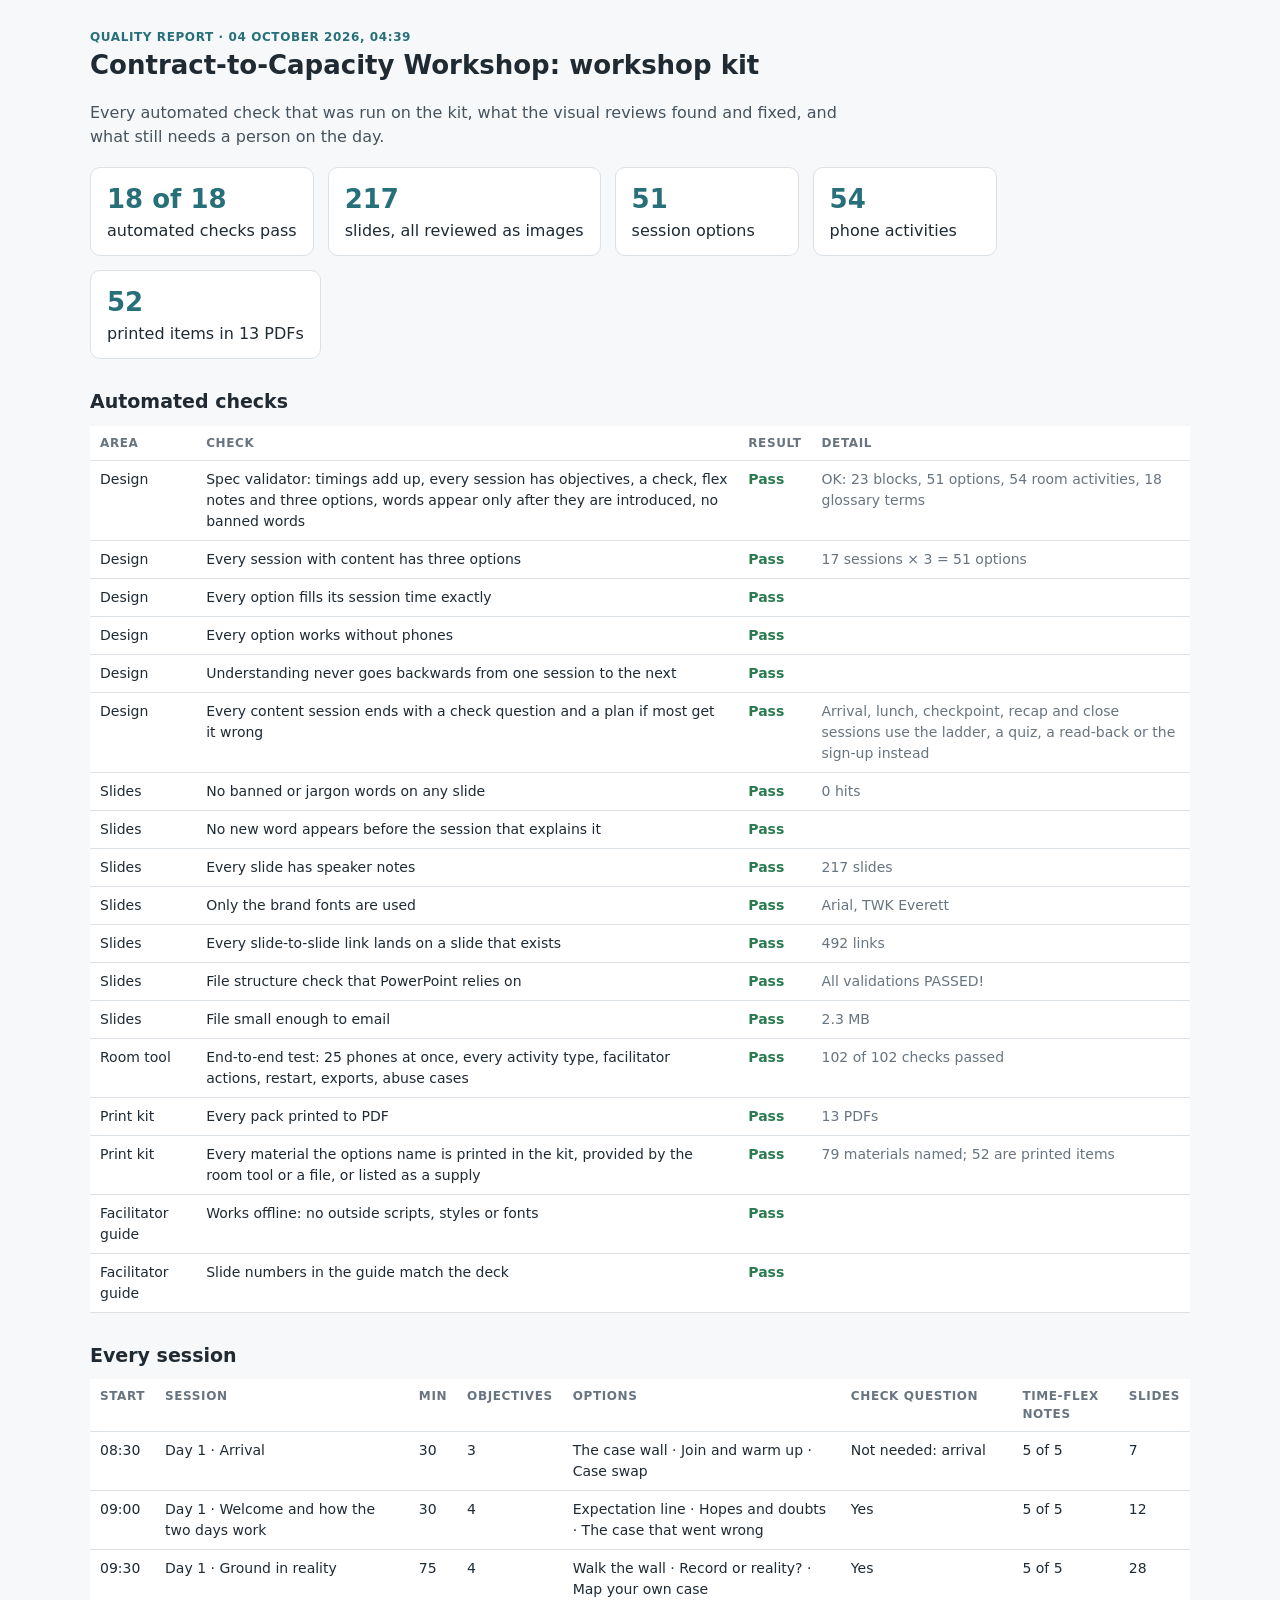
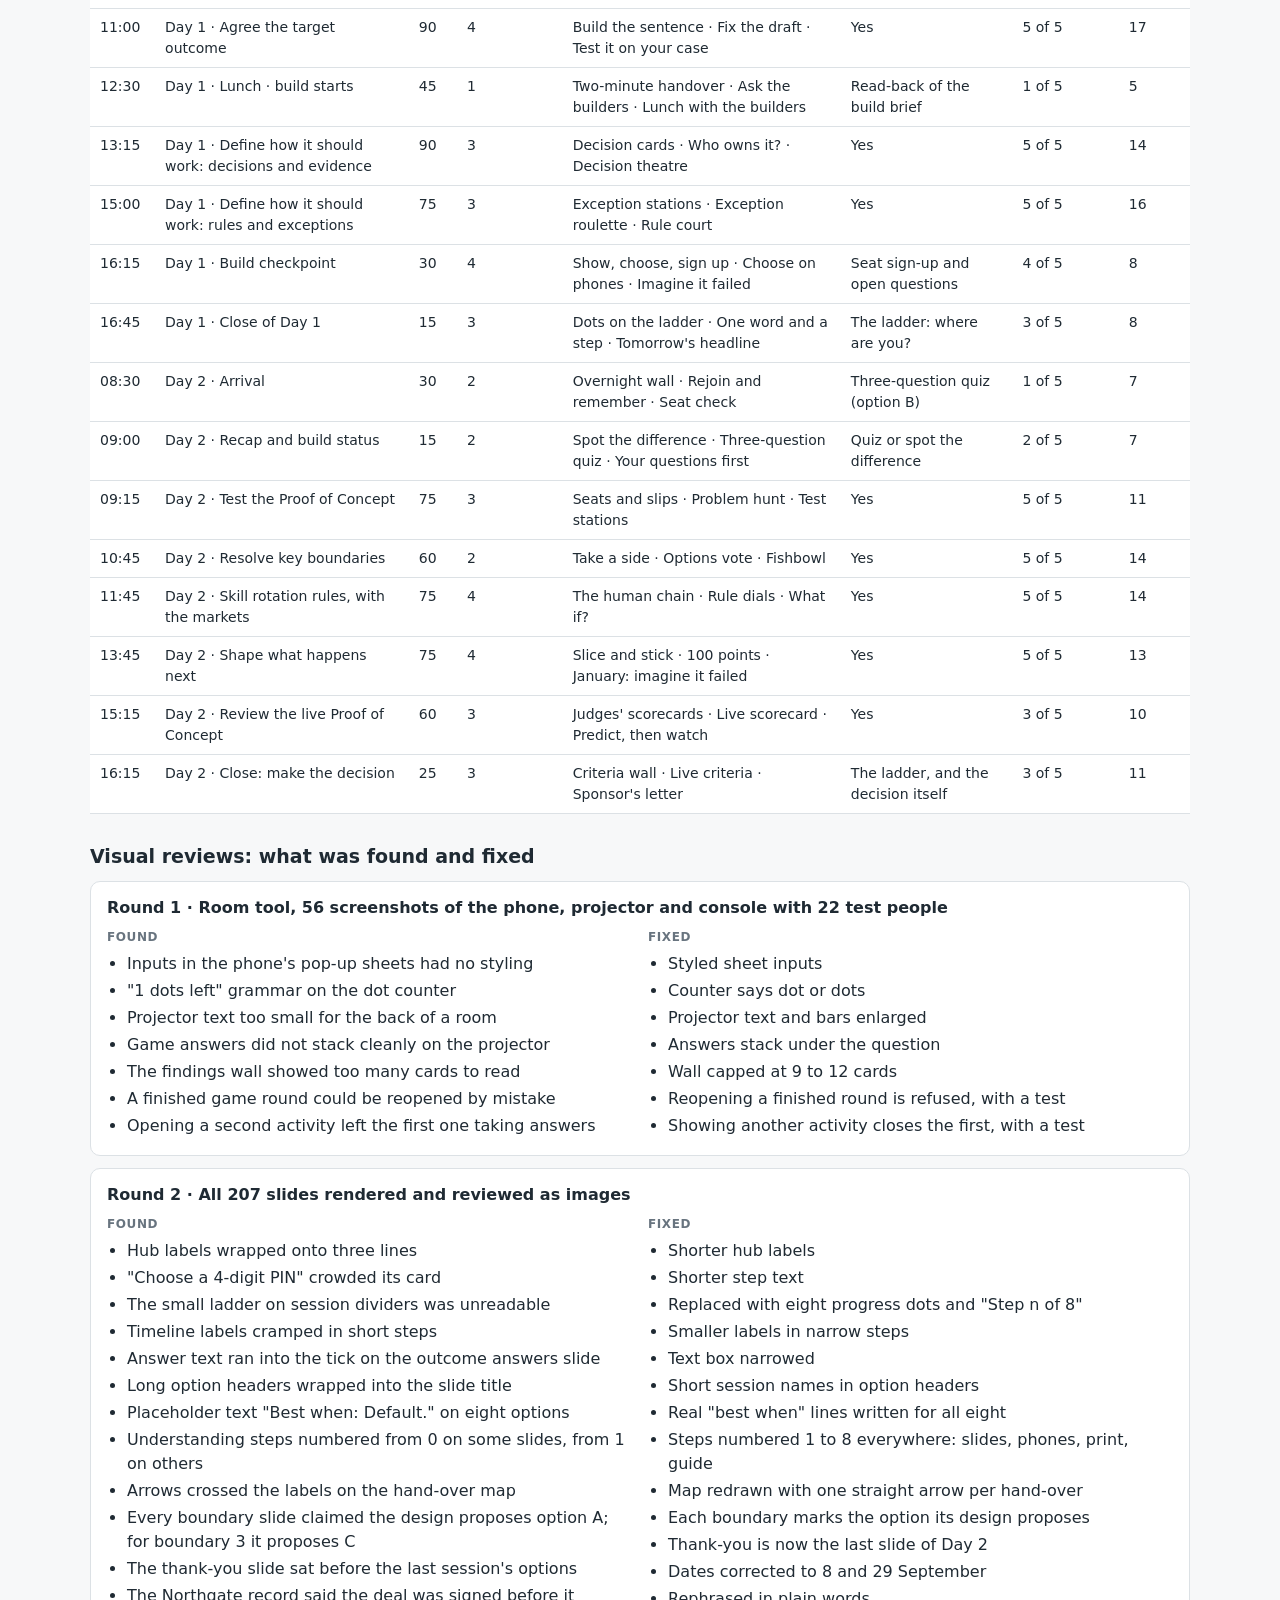
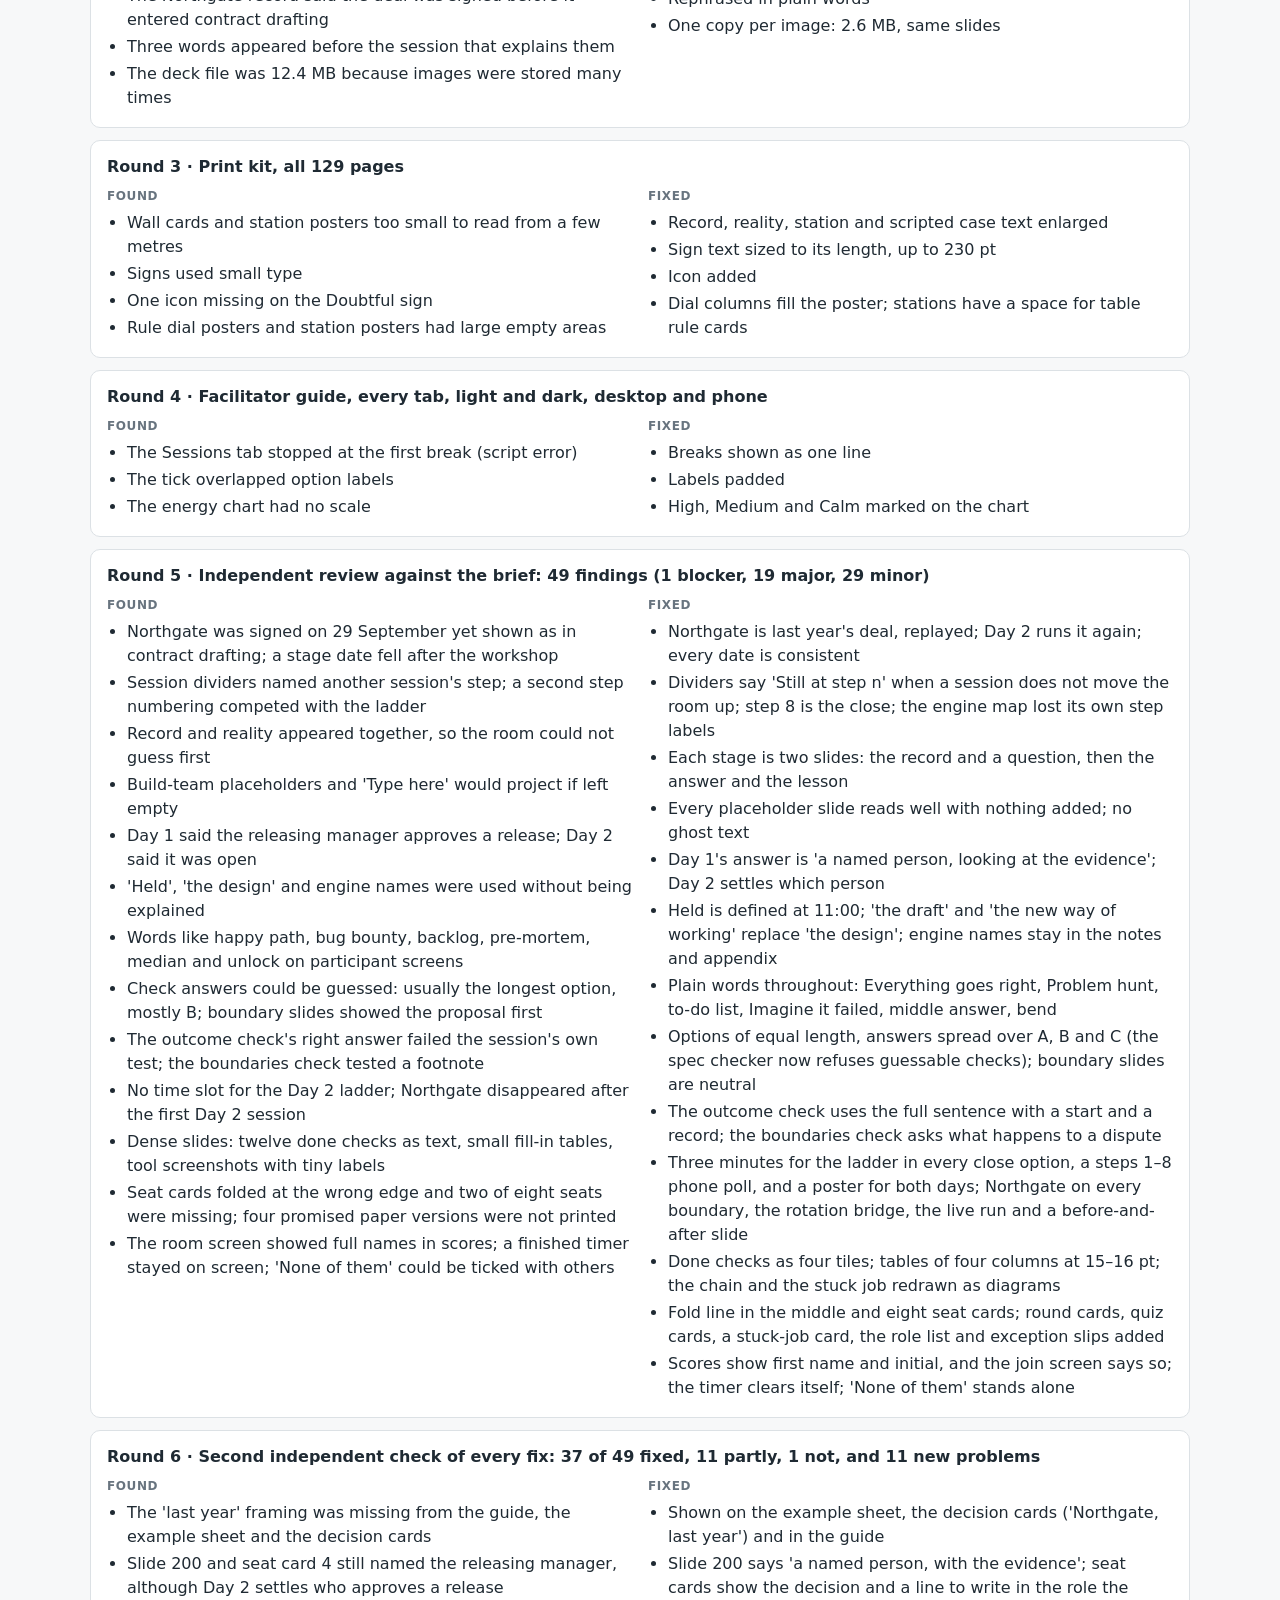
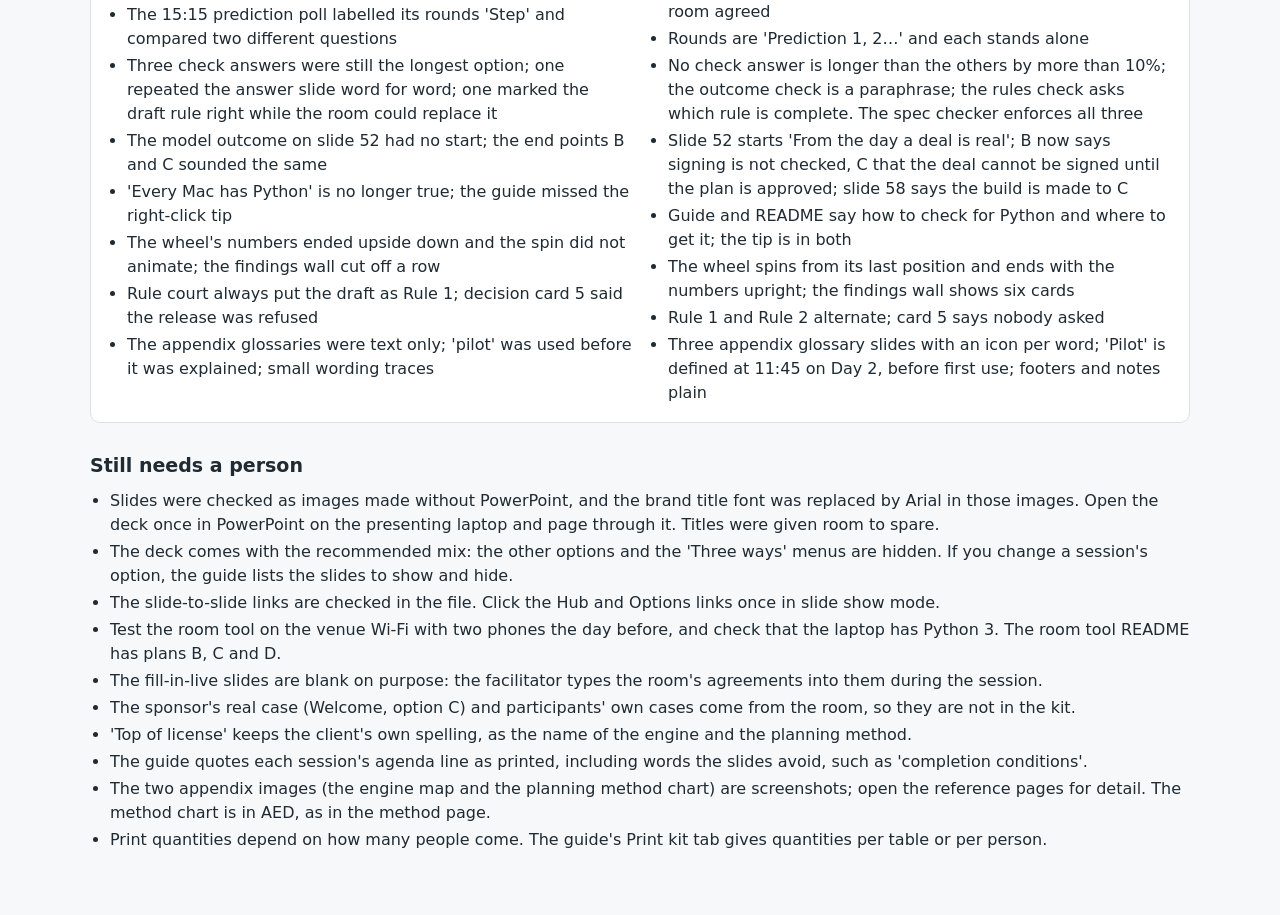
<file: 5 Quality report/Quality-Report.html>
<!doctype html><html lang="en"><head><meta charset="utf-8"><meta name="viewport" content="width=device-width,initial-scale=1"><title>Workshop Quality Report</title>
<style>:root{--ink:#1F2A33;--mute:#68747F;--line:#DCE1E5;--surf:#F3F5F6;--teal:#287079;--red:#C8341F;--green:#2B7A50}
body{margin:0;font-family:"Segoe UI",system-ui,-apple-system,Arial,sans-serif;color:var(--ink);background:#F7F8F9;line-height:1.5}
.wrap{max-width:1100px;margin:0 auto;padding:28px 20px 60px} h1{font-size:26px;margin:0} h2{font-size:19px;margin:28px 0 10px} h3{font-size:16px;margin:0 0 8px}
.lead{color:#46535E;max-width:75ch} .big{display:flex;gap:14px;flex-wrap:wrap;margin:18px 0} .big div{background:#fff;border:1px solid var(--line);border-radius:10px;padding:12px 16px;min-width:150px}
.big b{display:block;font-size:26px;color:var(--teal)} table{width:100%;border-collapse:collapse;background:#fff;font-size:14px} td,th{padding:8px 10px;border-bottom:1px solid var(--line);text-align:left;vertical-align:top}
th{font-size:12px;text-transform:uppercase;letter-spacing:.05em;color:var(--mute)} .ok{color:var(--green);font-weight:800} .bad{color:var(--red);font-weight:800} .muted{color:var(--mute)}
.card{background:#fff;border:1px solid var(--line);border-radius:10px;padding:14px 16px;margin-bottom:12px} .two{display:grid;grid-template-columns:1fr 1fr;gap:16px} .lbl{font-size:12px;font-weight:800;text-transform:uppercase;letter-spacing:.05em;color:var(--mute)}
ul{margin:6px 0 0;padding-left:20px} li{margin:3px 0} .tnum{font-variant-numeric:tabular-nums} .tbl{overflow-x:auto} @media(max-width:700px){.two{grid-template-columns:1fr}}</style></head>
<body><div class="wrap"><div class="lbl" style="color:var(--teal)">Quality report · 04 October 2026, 04:39</div><h1>Contract-to-Capacity Workshop: workshop kit</h1>
<p class="lead">Every automated check that was run on the kit, what the visual reviews found and fixed, and what still needs a person on the day.</p>
<div class="big"><div><b>18 of 18</b>automated checks pass</div><div><b>217</b>slides, all reviewed as images</div><div><b>51</b>session options</div><div><b>54</b>phone activities</div><div><b>52</b>printed items in 13 PDFs</div></div>
<h2>Automated checks</h2><div class="tbl"><table><tr><th>Area</th><th>Check</th><th>Result</th><th>Detail</th></tr><tr><td>Design</td><td>Spec validator: timings add up, every session has objectives, a check, flex notes and three options, words appear only after they are introduced, no banned words</td><td class="ok">Pass</td><td class="muted">OK: 23 blocks, 51 options, 54 room activities, 18 glossary terms</td></tr><tr><td>Design</td><td>Every session with content has three options</td><td class="ok">Pass</td><td class="muted">17 sessions × 3 = 51 options</td></tr><tr><td>Design</td><td>Every option fills its session time exactly</td><td class="ok">Pass</td><td class="muted"></td></tr><tr><td>Design</td><td>Every option works without phones</td><td class="ok">Pass</td><td class="muted"></td></tr><tr><td>Design</td><td>Understanding never goes backwards from one session to the next</td><td class="ok">Pass</td><td class="muted"></td></tr><tr><td>Design</td><td>Every content session ends with a check question and a plan if most get it wrong</td><td class="ok">Pass</td><td class="muted">Arrival, lunch, checkpoint, recap and close sessions use the ladder, a quiz, a read-back or the sign-up instead</td></tr><tr><td>Slides</td><td>No banned or jargon words on any slide</td><td class="ok">Pass</td><td class="muted">0 hits</td></tr><tr><td>Slides</td><td>No new word appears before the session that explains it</td><td class="ok">Pass</td><td class="muted"></td></tr><tr><td>Slides</td><td>Every slide has speaker notes</td><td class="ok">Pass</td><td class="muted">217 slides</td></tr><tr><td>Slides</td><td>Only the brand fonts are used</td><td class="ok">Pass</td><td class="muted">Arial, TWK Everett</td></tr><tr><td>Slides</td><td>Every slide-to-slide link lands on a slide that exists</td><td class="ok">Pass</td><td class="muted">492 links</td></tr><tr><td>Slides</td><td>File structure check that PowerPoint relies on</td><td class="ok">Pass</td><td class="muted">All validations PASSED!</td></tr><tr><td>Slides</td><td>File small enough to email</td><td class="ok">Pass</td><td class="muted">2.3 MB</td></tr><tr><td>Room tool</td><td>End-to-end test: 25 phones at once, every activity type, facilitator actions, restart, exports, abuse cases</td><td class="ok">Pass</td><td class="muted">102 of 102 checks passed</td></tr><tr><td>Print kit</td><td>Every pack printed to PDF</td><td class="ok">Pass</td><td class="muted">13 PDFs</td></tr><tr><td>Print kit</td><td>Every material the options name is printed in the kit, provided by the room tool or a file, or listed as a supply</td><td class="ok">Pass</td><td class="muted">79 materials named; 52 are printed items</td></tr><tr><td>Facilitator guide</td><td>Works offline: no outside scripts, styles or fonts</td><td class="ok">Pass</td><td class="muted"></td></tr><tr><td>Facilitator guide</td><td>Slide numbers in the guide match the deck</td><td class="ok">Pass</td><td class="muted"></td></tr></table></div>
<h2>Every session</h2><div class="tbl"><table><tr><th>Start</th><th>Session</th><th>Min</th><th>Objectives</th><th>Options</th><th>Check question</th><th>Time-flex notes</th><th>Slides</th></tr><tr><td class="tnum">08:30</td><td>Day 1 · Arrival</td><td class="tnum">30</td><td class="tnum">3</td><td>The case wall · Join and warm up · Case swap</td><td>Not needed: arrival</td><td class="tnum">5 of 5</td><td class="tnum">7</td></tr><tr><td class="tnum">09:00</td><td>Day 1 · Welcome and how the two days work</td><td class="tnum">30</td><td class="tnum">4</td><td>Expectation line · Hopes and doubts · The case that went wrong</td><td>Yes</td><td class="tnum">5 of 5</td><td class="tnum">12</td></tr><tr><td class="tnum">09:30</td><td>Day 1 · Ground in reality</td><td class="tnum">75</td><td class="tnum">4</td><td>Walk the wall · Record or reality? · Map your own case</td><td>Yes</td><td class="tnum">5 of 5</td><td class="tnum">28</td></tr><tr><td class="tnum">11:00</td><td>Day 1 · Agree the target outcome</td><td class="tnum">90</td><td class="tnum">4</td><td>Build the sentence · Fix the draft · Test it on your case</td><td>Yes</td><td class="tnum">5 of 5</td><td class="tnum">17</td></tr><tr><td class="tnum">12:30</td><td>Day 1 · Lunch · build starts</td><td class="tnum">45</td><td class="tnum">1</td><td>Two-minute handover · Ask the builders · Lunch with the builders</td><td>Read-back of the build brief</td><td class="tnum">1 of 5</td><td class="tnum">5</td></tr><tr><td class="tnum">13:15</td><td>Day 1 · Define how it should work: decisions and evidence</td><td class="tnum">90</td><td class="tnum">3</td><td>Decision cards · Who owns it? · Decision theatre</td><td>Yes</td><td class="tnum">5 of 5</td><td class="tnum">14</td></tr><tr><td class="tnum">15:00</td><td>Day 1 · Define how it should work: rules and exceptions</td><td class="tnum">75</td><td class="tnum">3</td><td>Exception stations · Exception roulette · Rule court</td><td>Yes</td><td class="tnum">5 of 5</td><td class="tnum">16</td></tr><tr><td class="tnum">16:15</td><td>Day 1 · Build checkpoint</td><td class="tnum">30</td><td class="tnum">4</td><td>Show, choose, sign up · Choose on phones · Imagine it failed</td><td>Seat sign-up and open questions</td><td class="tnum">4 of 5</td><td class="tnum">8</td></tr><tr><td class="tnum">16:45</td><td>Day 1 · Close of Day 1</td><td class="tnum">15</td><td class="tnum">3</td><td>Dots on the ladder · One word and a step · Tomorrow&#x27;s headline</td><td>The ladder: where are you?</td><td class="tnum">3 of 5</td><td class="tnum">8</td></tr><tr><td class="tnum">08:30</td><td>Day 2 · Arrival</td><td class="tnum">30</td><td class="tnum">2</td><td>Overnight wall · Rejoin and remember · Seat check</td><td>Three-question quiz (option B)</td><td class="tnum">1 of 5</td><td class="tnum">7</td></tr><tr><td class="tnum">09:00</td><td>Day 2 · Recap and build status</td><td class="tnum">15</td><td class="tnum">2</td><td>Spot the difference · Three-question quiz · Your questions first</td><td>Quiz or spot the difference</td><td class="tnum">2 of 5</td><td class="tnum">7</td></tr><tr><td class="tnum">09:15</td><td>Day 2 · Test the Proof of Concept</td><td class="tnum">75</td><td class="tnum">3</td><td>Seats and slips · Problem hunt · Test stations</td><td>Yes</td><td class="tnum">5 of 5</td><td class="tnum">11</td></tr><tr><td class="tnum">10:45</td><td>Day 2 · Resolve key boundaries</td><td class="tnum">60</td><td class="tnum">2</td><td>Take a side · Options vote · Fishbowl</td><td>Yes</td><td class="tnum">5 of 5</td><td class="tnum">14</td></tr><tr><td class="tnum">11:45</td><td>Day 2 · Skill rotation rules, with the markets</td><td class="tnum">75</td><td class="tnum">4</td><td>The human chain · Rule dials · What if?</td><td>Yes</td><td class="tnum">5 of 5</td><td class="tnum">14</td></tr><tr><td class="tnum">13:45</td><td>Day 2 · Shape what happens next</td><td class="tnum">75</td><td class="tnum">4</td><td>Slice and stick · 100 points · January: imagine it failed</td><td>Yes</td><td class="tnum">5 of 5</td><td class="tnum">13</td></tr><tr><td class="tnum">15:15</td><td>Day 2 · Review the live Proof of Concept</td><td class="tnum">60</td><td class="tnum">3</td><td>Judges&#x27; scorecards · Live scorecard · Predict, then watch</td><td>Yes</td><td class="tnum">3 of 5</td><td class="tnum">10</td></tr><tr><td class="tnum">16:15</td><td>Day 2 · Close: make the decision</td><td class="tnum">25</td><td class="tnum">3</td><td>Criteria wall · Live criteria · Sponsor&#x27;s letter</td><td>The ladder, and the decision itself</td><td class="tnum">3 of 5</td><td class="tnum">11</td></tr></table></div>
<h2>Visual reviews: what was found and fixed</h2><section class="card"><h3>Round 1 · Room tool, 56 screenshots of the phone, projector and console with 22 test people</h3><div class="two"><div><div class="lbl">Found</div><ul><li>Inputs in the phone&#x27;s pop-up sheets had no styling</li><li>&quot;1 dots left&quot; grammar on the dot counter</li><li>Projector text too small for the back of a room</li><li>Game answers did not stack cleanly on the projector</li><li>The findings wall showed too many cards to read</li><li>A finished game round could be reopened by mistake</li><li>Opening a second activity left the first one taking answers</li></ul></div><div><div class="lbl">Fixed</div><ul><li>Styled sheet inputs</li><li>Counter says dot or dots</li><li>Projector text and bars enlarged</li><li>Answers stack under the question</li><li>Wall capped at 9 to 12 cards</li><li>Reopening a finished round is refused, with a test</li><li>Showing another activity closes the first, with a test</li></ul></div></div></section><section class="card"><h3>Round 2 · All 207 slides rendered and reviewed as images</h3><div class="two"><div><div class="lbl">Found</div><ul><li>Hub labels wrapped onto three lines</li><li>&quot;Choose a 4-digit PIN&quot; crowded its card</li><li>The small ladder on session dividers was unreadable</li><li>Timeline labels cramped in short steps</li><li>Answer text ran into the tick on the outcome answers slide</li><li>Long option headers wrapped into the slide title</li><li>Placeholder text &quot;Best when: Default.&quot; on eight options</li><li>Understanding steps numbered from 0 on some slides, from 1 on others</li><li>Arrows crossed the labels on the hand-over map</li><li>Every boundary slide claimed the design proposes option A; for boundary 3 it proposes C</li><li>The thank-you slide sat before the last session&#x27;s options</li><li>The Northgate record said the deal was signed before it entered contract drafting</li><li>Three words appeared before the session that explains them</li><li>The deck file was 12.4 MB because images were stored many times</li></ul></div><div><div class="lbl">Fixed</div><ul><li>Shorter hub labels</li><li>Shorter step text</li><li>Replaced with eight progress dots and &quot;Step n of 8&quot;</li><li>Smaller labels in narrow steps</li><li>Text box narrowed</li><li>Short session names in option headers</li><li>Real &quot;best when&quot; lines written for all eight</li><li>Steps numbered 1 to 8 everywhere: slides, phones, print, guide</li><li>Map redrawn with one straight arrow per hand-over</li><li>Each boundary marks the option its design proposes</li><li>Thank-you is now the last slide of Day 2</li><li>Dates corrected to 8 and 29 September</li><li>Rephrased in plain words</li><li>One copy per image: 2.6 MB, same slides</li></ul></div></div></section><section class="card"><h3>Round 3 · Print kit, all 129 pages</h3><div class="two"><div><div class="lbl">Found</div><ul><li>Wall cards and station posters too small to read from a few metres</li><li>Signs used small type</li><li>One icon missing on the Doubtful sign</li><li>Rule dial posters and station posters had large empty areas</li></ul></div><div><div class="lbl">Fixed</div><ul><li>Record, reality, station and scripted case text enlarged</li><li>Sign text sized to its length, up to 230 pt</li><li>Icon added</li><li>Dial columns fill the poster; stations have a space for table rule cards</li></ul></div></div></section><section class="card"><h3>Round 4 · Facilitator guide, every tab, light and dark, desktop and phone</h3><div class="two"><div><div class="lbl">Found</div><ul><li>The Sessions tab stopped at the first break (script error)</li><li>The tick overlapped option labels</li><li>The energy chart had no scale</li></ul></div><div><div class="lbl">Fixed</div><ul><li>Breaks shown as one line</li><li>Labels padded</li><li>High, Medium and Calm marked on the chart</li></ul></div></div></section><section class="card"><h3>Round 5 · Independent review against the brief: 49 findings (1 blocker, 19 major, 29 minor)</h3><div class="two"><div><div class="lbl">Found</div><ul><li>Northgate was signed on 29 September yet shown as in contract drafting; a stage date fell after the workshop</li><li>Session dividers named another session&#x27;s step; a second step numbering competed with the ladder</li><li>Record and reality appeared together, so the room could not guess first</li><li>Build-team placeholders and &#x27;Type here&#x27; would project if left empty</li><li>Day 1 said the releasing manager approves a release; Day 2 said it was open</li><li>&#x27;Held&#x27;, &#x27;the design&#x27; and engine names were used without being explained</li><li>Words like happy path, bug bounty, backlog, pre-mortem, median and unlock on participant screens</li><li>Check answers could be guessed: usually the longest option, mostly B; boundary slides showed the proposal first</li><li>The outcome check&#x27;s right answer failed the session&#x27;s own test; the boundaries check tested a footnote</li><li>No time slot for the Day 2 ladder; Northgate disappeared after the first Day 2 session</li><li>Dense slides: twelve done checks as text, small fill-in tables, tool screenshots with tiny labels</li><li>Seat cards folded at the wrong edge and two of eight seats were missing; four promised paper versions were not printed</li><li>The room screen showed full names in scores; a finished timer stayed on screen; &#x27;None of them&#x27; could be ticked with others</li></ul></div><div><div class="lbl">Fixed</div><ul><li>Northgate is last year&#x27;s deal, replayed; Day 2 runs it again; every date is consistent</li><li>Dividers say &#x27;Still at step n&#x27; when a session does not move the room up; step 8 is the close; the engine map lost its own step labels</li><li>Each stage is two slides: the record and a question, then the answer and the lesson</li><li>Every placeholder slide reads well with nothing added; no ghost text</li><li>Day 1&#x27;s answer is &#x27;a named person, looking at the evidence&#x27;; Day 2 settles which person</li><li>Held is defined at 11:00; &#x27;the draft&#x27; and &#x27;the new way of working&#x27; replace &#x27;the design&#x27;; engine names stay in the notes and appendix</li><li>Plain words throughout: Everything goes right, Problem hunt, to-do list, Imagine it failed, middle answer, bend</li><li>Options of equal length, answers spread over A, B and C (the spec checker now refuses guessable checks); boundary slides are neutral</li><li>The outcome check uses the full sentence with a start and a record; the boundaries check asks what happens to a dispute</li><li>Three minutes for the ladder in every close option, a steps 1–8 phone poll, and a poster for both days; Northgate on every boundary, the rotation bridge, the live run and a before-and-after slide</li><li>Done checks as four tiles; tables of four columns at 15–16 pt; the chain and the stuck job redrawn as diagrams</li><li>Fold line in the middle and eight seat cards; round cards, quiz cards, a stuck-job card, the role list and exception slips added</li><li>Scores show first name and initial, and the join screen says so; the timer clears itself; &#x27;None of them&#x27; stands alone</li></ul></div></div></section><section class="card"><h3>Round 6 · Second independent check of every fix: 37 of 49 fixed, 11 partly, 1 not, and 11 new problems</h3><div class="two"><div><div class="lbl">Found</div><ul><li>The &#x27;last year&#x27; framing was missing from the guide, the example sheet and the decision cards</li><li>Slide 200 and seat card 4 still named the releasing manager, although Day 2 settles who approves a release</li><li>The 15:15 prediction poll labelled its rounds &#x27;Step&#x27; and compared two different questions</li><li>Three check answers were still the longest option; one repeated the answer slide word for word; one marked the draft rule right while the room could replace it</li><li>The model outcome on slide 52 had no start; the end points B and C sounded the same</li><li>&#x27;Every Mac has Python&#x27; is no longer true; the guide missed the right-click tip</li><li>The wheel&#x27;s numbers ended upside down and the spin did not animate; the findings wall cut off a row</li><li>Rule court always put the draft as Rule 1; decision card 5 said the release was refused</li><li>The appendix glossaries were text only; &#x27;pilot&#x27; was used before it was explained; small wording traces</li></ul></div><div><div class="lbl">Fixed</div><ul><li>Shown on the example sheet, the decision cards (&#x27;Northgate, last year&#x27;) and in the guide</li><li>Slide 200 says &#x27;a named person, with the evidence&#x27;; seat cards show the decision and a line to write in the role the room agreed</li><li>Rounds are &#x27;Prediction 1, 2…&#x27; and each stands alone</li><li>No check answer is longer than the others by more than 10%; the outcome check is a paraphrase; the rules check asks which rule is complete. The spec checker enforces all three</li><li>Slide 52 starts &#x27;From the day a deal is real&#x27;; B now says signing is not checked, C that the deal cannot be signed until the plan is approved; slide 58 says the build is made to C</li><li>Guide and README say how to check for Python and where to get it; the tip is in both</li><li>The wheel spins from its last position and ends with the numbers upright; the findings wall shows six cards</li><li>Rule 1 and Rule 2 alternate; card 5 says nobody asked</li><li>Three appendix glossary slides with an icon per word; &#x27;Pilot&#x27; is defined at 11:45 on Day 2, before first use; footers and notes plain</li></ul></div></div></section>
<h2>Still needs a person</h2><ul><li>Slides were checked as images made without PowerPoint, and the brand title font was replaced by Arial in those images. Open the deck once in PowerPoint on the presenting laptop and page through it. Titles were given room to spare.</li><li>The deck comes with the recommended mix: the other options and the &#x27;Three ways&#x27; menus are hidden. If you change a session&#x27;s option, the guide lists the slides to show and hide.</li><li>The slide-to-slide links are checked in the file. Click the Hub and Options links once in slide show mode.</li><li>Test the room tool on the venue Wi-Fi with two phones the day before, and check that the laptop has Python 3. The room tool README has plans B, C and D.</li><li>The fill-in-live slides are blank on purpose: the facilitator types the room&#x27;s agreements into them during the session.</li><li>The sponsor&#x27;s real case (Welcome, option C) and participants&#x27; own cases come from the room, so they are not in the kit.</li><li>&#x27;Top of license&#x27; keeps the client&#x27;s own spelling, as the name of the engine and the planning method.</li><li>The guide quotes each session&#x27;s agenda line as printed, including words the slides avoid, such as &#x27;completion conditions&#x27;.</li><li>The two appendix images (the engine map and the planning method chart) are screenshots; open the reference pages for detail. The method chart is in AED, as in the method page.</li><li>Print quantities depend on how many people come. The guide&#x27;s Print kit tab gives quantities per table or per person.</li></ul>
</div></body></html>
</file>
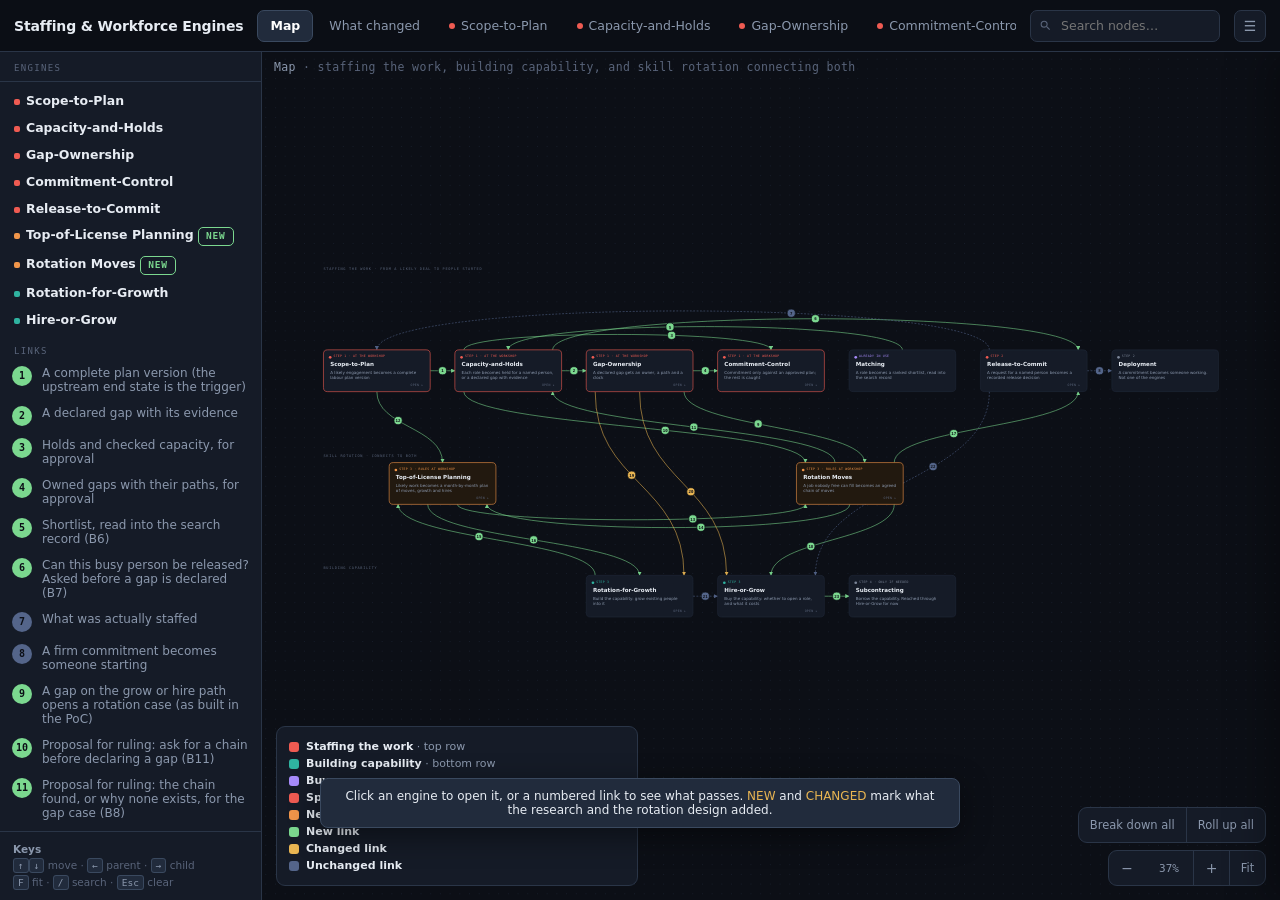
<file: 6 Reference pages/01-Staffing-Engines-Explorer.html>
<!DOCTYPE html>
<html lang="en"><head><meta charset="UTF-8"/>
<meta name="viewport" content="width=device-width, initial-scale=1.0"/>
<title>Staffing Engines Explorer</title>
<style>
:root{
 --bg:#0c0f16;--grid:#161d2b;--surf:#151b27;--surf2:#1b2331;--surf3:#212b3c;
 --bd:#2a3547;--bd2:#3a495f;--tx:#e7ecf3;--mu:#8b98ad;--fa:#59647a;
 --agent:#33c3b4;--det:#5b8def;--human:#e9b552;--root:#ef5b52;--comp:#aeb9cd;
 --c1:#ef5b52;--c2:#2fb3a0;--c3:#f0954a;--buy:#a78bfa;--gap:#e9b552;--eng:#d38ce0;--new:#7bd88f;--chg:#e9b552;
 --link:#2f3c56;--linkHi:#54658a;
 --fd:'Space Grotesk',ui-sans-serif,system-ui,sans-serif;
 --fb:ui-sans-serif,system-ui,-apple-system,'Segoe UI',Roboto,sans-serif;
 --fm:'JetBrains Mono',ui-monospace,Menlo,monospace;
}
*{box-sizing:border-box}
html,body{margin:0;height:100%;overflow:hidden;background:var(--bg);color:var(--tx);font-family:var(--fb);-webkit-font-smoothing:antialiased}
button,input{font-family:inherit;color:var(--tx)}
button{cursor:pointer}

/* top bar */
.top{position:fixed;top:0;left:0;right:0;height:52px;z-index:40;display:flex;align-items:center;gap:14px;
 padding:0 14px;background:rgba(12,15,22,.96);border-bottom:1px solid var(--bd);backdrop-filter:blur(8px)}
.brand{font-family:var(--fd);font-weight:700;font-size:14px;letter-spacing:-.01em;white-space:nowrap}
.tabs{display:flex;gap:3px;overflow-x:auto;flex:1;scrollbar-width:none}
.tabs::-webkit-scrollbar{display:none}
.tab{height:32px;padding:0 12px;border-radius:7px;border:1px solid transparent;background:transparent;
 font-size:12.5px;color:var(--mu);white-space:nowrap;transition:.14s}
.tab:hover{background:var(--surf2);color:var(--tx)}
.tab.on{background:var(--surf3);border-color:var(--bd2);color:#fff;font-weight:600}
.tab .dot{display:inline-block;width:6px;height:6px;border-radius:50%;margin-right:6px;vertical-align:1px}
.srch{position:relative;flex-shrink:0}
.srch input{height:32px;width:190px;background:var(--surf);border:1px solid var(--bd);border-radius:7px;
 padding:0 10px 0 30px;font-size:12.5px;outline:none}
.srch input:focus{border-color:var(--agent);box-shadow:0 0 0 3px rgba(51,195,180,.12)}
.srch svg{position:absolute;left:9px;top:9px;width:13px;height:13px;fill:var(--fa)}
.iconbtn{width:32px;height:32px;border-radius:7px;border:1px solid var(--bd);background:var(--surf);
 display:grid;place-items:center;color:var(--mu);font-size:14px}
.iconbtn:hover{background:var(--surf2);color:var(--tx)}

/* sidebar */
.side{position:fixed;top:52px;left:0;bottom:0;width:262px;z-index:30;background:var(--surf);
 border-right:1px solid var(--bd);display:flex;flex-direction:column;transition:transform .22s}
.side.hide{transform:translateX(-100%)}
.side .hd{padding:11px 14px 8px;font-family:var(--fm);font-size:9px;letter-spacing:.15em;
 text-transform:uppercase;color:var(--fa);border-bottom:1px solid var(--bd)}
.outline{flex:1;overflow:auto;padding:6px 0 16px}
.oi{display:block;width:100%;text-align:left;background:transparent;border:0;padding:5px 12px;
 font-size:12.5px;color:var(--mu);border-left:2px solid transparent;line-height:1.35}
.oi:hover{background:var(--surf2);color:var(--tx)}
.oi.on{background:var(--surf3);color:#fff;border-left-color:var(--agent)}
.oi .id{font-family:var(--fm);font-size:10px;margin-right:7px;opacity:.75}
.oi.l0{font-weight:600;color:var(--tx)}
.oi.l1{padding-left:20px}
.oi.l2{padding-left:36px;font-size:12px}
.oi .sw{display:inline-block;width:6px;height:6px;border-radius:2px;margin-right:6px}
.side .ft{padding:9px 13px;border-top:1px solid var(--bd);font-size:10.5px;color:var(--fa);line-height:1.6}
.side .ft b{color:var(--mu);font-weight:600}
kbd{font-family:var(--fm);font-size:9.5px;background:var(--surf3);border:1px solid var(--bd2);
 border-radius:3px;padding:1px 4px;color:var(--mu)}

/* canvas */
#stage{position:fixed;top:52px;left:262px;right:0;bottom:0;cursor:grab;touch-action:none;transition:left .22s}
#stage.wide{left:0}
#stage.drag{cursor:grabbing}
svg{width:100%;height:100%;display:block}
.node-g{cursor:pointer}
.node-g .card{transition:filter .16s,stroke .16s}
.node-g:hover .card{filter:brightness(1.1)}
.lbl{font-family:var(--fb);fill:var(--tx)}
.idt{font-family:var(--fm);font-size:10px;letter-spacing:.03em}
.tag{font-family:var(--fm);font-size:8.5px;letter-spacing:.08em;text-transform:uppercase}
.note{font-family:var(--fb);fill:var(--mu)}
.colh{font-family:var(--fm);font-size:9.5px;letter-spacing:.2em;fill:var(--fa);text-transform:uppercase}
.link{fill:none;stroke:var(--link);stroke-width:1.4}
.badge circle{fill:var(--surf2);stroke:var(--bd2)}
.badge:hover circle{fill:var(--surf3)}
.cword{cursor:pointer}
@media (prefers-reduced-motion:reduce){*{animation:none!important;transition:none!important}}

/* breadcrumb */
.crumb{position:fixed;top:60px;left:274px;z-index:25;font-size:11.5px;color:var(--fa);
 font-family:var(--fm);letter-spacing:.03em;pointer-events:none;transition:left .22s}
.crumb.wide{left:14px}
.crumb b{color:var(--mu);font-weight:400}

/* controls */
.ctl{position:fixed;right:14px;bottom:14px;z-index:22;display:flex;flex-direction:column;gap:7px;align-items:flex-end;
 transition:transform .26s}
body.panel-open .ctl{transform:translateX(-352px)}
.cluster{display:flex;background:var(--surf);border:1px solid var(--bd);border-radius:9px;overflow:hidden}
.cluster button{width:36px;height:34px;background:transparent;border:0;border-left:1px solid var(--bd);
 display:grid;place-items:center;color:var(--mu);font-size:14px}
.cluster button:first-child{border-left:0}
.cluster button:hover{background:var(--surf2);color:var(--tx)}
.cluster .z{min-width:48px;font-family:var(--fm);font-size:11px;color:var(--mu);display:grid;place-items:center}
.cluster.wide button{width:auto;padding:0 11px;font-family:var(--fb);font-size:11.5px}

/* legend */
.leg{position:fixed;left:276px;bottom:14px;z-index:22;background:var(--surf);border:1px solid var(--bd);
 border-radius:9px;padding:9px 12px;font-size:11px;color:var(--mu);transition:left .22s}
.leg.wide{left:14px}
.leg .row{display:flex;align-items:center;gap:7px;margin:4px 0}
.leg b{color:var(--tx);font-weight:600}
.sw{width:10px;height:10px;border-radius:3px;flex-shrink:0}

/* panel */
.panel{position:fixed;top:52px;right:0;bottom:0;width:340px;z-index:35;background:var(--surf);
 border-left:1px solid var(--bd);box-shadow:-10px 0 40px rgba(0,0,0,.35);transform:translateX(100%);
 transition:transform .26s cubic-bezier(.4,0,.15,1);display:flex;flex-direction:column}
.panel.open{transform:none}
.panel .hd2{padding:16px 18px 13px;border-bottom:1px solid var(--bd)}
.panel .kind{font-family:var(--fm);font-size:9.5px;letter-spacing:.13em;text-transform:uppercase;display:inline-flex;align-items:center;gap:7px}
.panel .pid{font-family:var(--fm);font-size:10.5px;color:var(--fa);float:right}
.panel h2{font-family:var(--fd);font-weight:600;font-size:16px;margin:10px 0 0;line-height:1.32}
.panel .bd{padding:15px 18px;overflow:auto;font-size:12.5px;line-height:1.6}
.fld{margin-bottom:13px}
.fl{font-family:var(--fm);font-size:9px;letter-spacing:.12em;text-transform:uppercase;color:var(--fa);margin-bottom:4px}
.chip{display:inline-flex;align-items:center;gap:6px;padding:3px 9px;border-radius:20px;background:var(--surf2);
 border:1px solid var(--bd);font-size:11.5px}
.cl{position:absolute;top:13px;right:14px;width:25px;height:25px;border:0;background:transparent;color:var(--mu);
 font-size:16px;border-radius:6px}
.cl:hover{background:var(--surf2);color:var(--tx)}
.jump{display:block;width:100%;text-align:left;margin-top:5px;padding:6px 9px;border-radius:6px;
 background:var(--surf2);border:1px solid var(--bd);font-size:11.5px;color:var(--mu)}
.jump:hover{background:var(--surf3);color:var(--tx)}

.toast{position:fixed;bottom:72px;left:50%;transform:translateX(-50%) translateY(16px);z-index:50;
 background:var(--surf3);border:1px solid var(--bd2);border-radius:8px;padding:10px 15px;font-size:12px;
 box-shadow:0 8px 30px rgba(0,0,0,.45);opacity:0;pointer-events:none;transition:.24s;max-width:80vw;text-align:center}
.toast.show{opacity:1;transform:translateX(-50%)}
.toast .em{color:var(--human)}

@media (max-width:860px){
 .side{width:230px} #stage{left:230px} .crumb{left:242px} .leg{left:244px}
 .brand{display:none}
}
@media (max-width:640px){
 .side{transform:translateX(-100%)} .side.show{transform:none}
 #stage{left:0} .crumb{left:14px} .leg{left:14px}
 .panel{width:100%;top:auto;bottom:0;height:62%;border-left:0;border-top:1px solid var(--bd);transform:translateY(100%)}
 .panel.open{transform:none}
 body.panel-open .ctl{transform:translateY(-64vh)}
 .srch input{width:120px}
}

/* added: status, sheets, map links */
.sheet{position:fixed;top:52px;left:0;right:0;bottom:0;z-index:38;overflow:auto;background:var(--bg);display:none;padding:28px 16px 60px}
.sheet.on{display:block}
.sheet .in{max-width:980px;margin:0 auto;display:flex;flex-direction:column;gap:22px}
.sheet h1{font-family:var(--fd);font-size:26px;margin:0;line-height:1.2}
.sheet h2{font-family:var(--fd);font-size:18px;margin:0 0 10px}
.sheet p{margin:0;color:var(--mu);font-size:14px;line-height:1.6;max-width:72ch}
.sheet .box{background:var(--surf);border:1px solid var(--bd);border-radius:12px;padding:18px}
.sheet table{width:100%;border-collapse:collapse;font-size:13px}
.sheet th{font-family:var(--fm);font-size:9.5px;letter-spacing:.12em;text-transform:uppercase;color:var(--fa);text-align:left;padding:8px 10px;border-bottom:1px solid var(--bd)}
.sheet td{padding:9px 10px;border-bottom:1px solid var(--bd);vertical-align:top;line-height:1.45}
.sheet tr:last-child td{border-bottom:0}
.sheet .sc{overflow-x:auto}
.pill{display:inline-block;font-family:var(--fm);font-size:9.5px;letter-spacing:.08em;padding:2px 7px;border-radius:5px;border:1px solid;white-space:nowrap}
.pill.new{color:var(--new);border-color:var(--new)} .pill.changed{color:var(--chg);border-color:var(--chg)}
.pill.built{color:var(--agent);border-color:var(--agent)} .pill.tobuild{color:var(--mu);border-color:var(--bd2)} .pill.designed{color:var(--human);border-color:var(--human)} .pill.partly{color:var(--chg);border-color:var(--chg)}
.ladder{display:grid;grid-template-columns:repeat(6,minmax(0,1fr));gap:8px}
@media (max-width:760px){.ladder{grid-template-columns:minmax(0,1fr)}}
.rung{background:var(--surf2);border:1px solid var(--bd);border-radius:10px;padding:12px;display:flex;flex-direction:column;gap:6px}
.rung .st{font-family:var(--fd);font-weight:600;font-size:14px}
.rung .sure{height:6px;border-radius:3px;background:var(--surf3);overflow:hidden}
.rung .sure i{display:block;height:100%;background:var(--c3)}
.rung .act{font-family:var(--fm);font-size:10px;letter-spacing:.1em;text-transform:uppercase;color:var(--c3)}
.rung .d{font-size:12.5px;color:var(--mu);line-height:1.45}
.rung .ids{font-family:var(--fm);font-size:10.5px;color:var(--fa)}
.formula{display:flex;flex-wrap:wrap;align-items:center;gap:10px;font-size:14px}
.formula .t{background:var(--surf2);border:1px solid var(--bd2);border-radius:9px;padding:10px 12px;text-align:center;line-height:1.35}
.formula .t b{display:block;font-family:var(--fm);font-size:16px;color:var(--tx)}
.formula .t span{font-size:12px;color:var(--mu)}
.formula .op{font-family:var(--fm);font-size:18px;color:var(--fa)}
.formula .t.res{border-color:var(--c3)} .formula .t.res b{color:var(--c3)}
.steps{display:flex;flex-direction:column;gap:8px}
.stp{display:grid;grid-template-columns:28px minmax(0,1fr) auto;gap:12px;align-items:center;background:var(--surf2);border:1px solid var(--bd);border-radius:10px;padding:10px 12px}
.stp .n{width:26px;height:26px;border-radius:50%;background:var(--surf3);display:grid;place-items:center;font-family:var(--fm);font-size:12px}
.stp .l{font-size:13.5px;line-height:1.4} .stp .l small{display:block;color:var(--fa);font-family:var(--fm);font-size:10.5px;margin-top:2px}
.views{display:grid;grid-template-columns:repeat(auto-fit,minmax(170px,1fr));gap:8px}
.views div{background:var(--surf2);border:1px solid var(--bd);border-radius:10px;padding:12px;font-size:13px;line-height:1.4}
.views b{display:block;font-family:var(--fd);margin-bottom:3px}
.views.v3{grid-template-columns:repeat(3,minmax(0,1fr))}
@media (max-width:700px){.views.v3{grid-template-columns:minmax(0,1fr)}}
.sheet a{color:var(--agent)}
.ccl{margin:0;padding:0;list-style:none;display:flex;flex-direction:column;gap:7px}
.ccl li{display:grid;grid-template-columns:38px minmax(0,1fr);gap:6px;font-size:12px;line-height:1.45}
.ccl b{font-family:var(--fm);font-size:10.5px;color:var(--fa)}
.lkrow{display:grid;grid-template-columns:22px minmax(0,1fr);gap:8px;padding:6px 12px;font-size:12px;color:var(--mu);cursor:pointer;border:0;background:transparent;text-align:left;width:100%}
.lkrow:hover,.lkrow.on{background:var(--surf2);color:var(--tx)}
.lkrow .nb{width:20px;height:20px;border-radius:50%;display:grid;place-items:center;font-family:var(--fm);font-size:10px;color:#0c0f16;font-weight:700}
.oh{padding:12px 14px 4px;font-family:var(--fm);font-size:9px;letter-spacing:.15em;text-transform:uppercase;color:var(--fa)}
</style></head><body>

<div class="top">
  <div class="brand">Staffing &amp; Workforce Engines</div>
  <div class="tabs" id="tabs"></div>
  <div class="srch">
    <svg viewBox="0 0 24 24"><path d="M15.5 14h-.79l-.28-.27A6.47 6.47 0 0 0 16 9.5 6.5 6.5 0 1 0 9.5 16c1.61 0 3.09-.59 4.23-1.57l.27.28v.79l5 4.99L20.49 19zm-6 0C7.01 14 5 11.99 5 9.5S7.01 5 9.5 5 14 7.01 14 9.5 11.99 14 9.5 14"/></svg>
    <input id="q" placeholder="Search nodes…" spellcheck="false"/>
  </div>
  <button class="iconbtn" id="sideBtn" title="Toggle outline">☰</button>
</div>

<aside class="side" id="side">
  <div class="hd" id="outHd">Outline</div>
  <div class="outline" id="outline"></div>
  <div class="ft">
    <b>Keys</b><br/>
    <kbd>↑</kbd><kbd>↓</kbd> move · <kbd>←</kbd> parent · <kbd>→</kbd> child<br/>
    <kbd>F</kbd> fit · <kbd>/</kbd> search · <kbd>Esc</kbd> clear
  </div>
</aside>

<div class="crumb" id="crumb"></div>

<div id="stage">
  <svg id="svg" xmlns="http://www.w3.org/2000/svg">
    <defs><pattern id="dots" width="26" height="26" patternUnits="userSpaceOnUse">
      <circle cx="1.3" cy="1.3" r="1.3" fill="#1a2231"/></pattern></defs>
    <g id="vp"><rect x="-9000" y="-9000" width="18000" height="18000" fill="url(#dots)"/>
      <g id="hd"></g><g id="lk"></g><g id="nd"></g></g>
  </svg>
</div>

<div class="leg" id="leg"></div>

<div class="ctl">
  <div class="cluster wide"><button id="expand">Break down all</button><button id="collapse">Roll up all</button></div>
  <div class="cluster"><button id="zo">−</button><div class="z" id="zl">100%</div><button id="zi">+</button><button id="fit" style="font-size:11.5px">Fit</button></div>
</div>

<aside class="panel" id="panel">
  <button class="cl" id="pcl">✕</button>
  <div class="hd2"><span class="kind" id="pk"></span><span class="pid" id="pi"></span><h2 id="pt"></h2></div>
  <div class="bd" id="pb"></div>
</aside>

<div class="toast" id="toast"></div>
<div class="sheet" id="sheet"><div class="in" id="sheetIn"></div></div>

<script>
"use strict";
const NS="http://www.w3.org/2000/svg";
const H={agent:{c:"var(--agent)",l:"AI agent",s:"needs judgement"},
 deterministic:{c:"var(--det)",l:"System rule",s:"code, rule, or lookup"},
 human:{c:"var(--human)",l:"Person",s:"a person decides, in the Exception Manager role"},
 engine:{c:"var(--eng)",l:"Calls an engine",s:"asks another engine and waits for its answer"}};

/* ============================ DATA ============================ */
const ENG={
 "stp": {
  "name": "Scope-to-Plan",
  "chain": 1,
  "col": "var(--c1)",
  "isRuling": true,
  "alias": "One of the four engines Contract-to-Capacity became by the sponsor's ruling of 24 September. Its parts come from branch A of the Contract-to-Capacity tree used in the PoC, with the research fixes. Trigger: an engagement crosses the start threshold. End: a complete plan version.",
  "outcome": "Every engagement likely to land carries a complete labour plan version whose roles all trace to contracted work, stating grade, skills, effort, start date, location.",
  "cc": [
   [
    "CC2",
    "Every role in the plan record references at least one contracted deliverable."
   ],
   [
    "CC3",
    "Every role in the plan record has grade, skills, effort, start date and location where relevant."
   ],
   [
    "CC4",
    "Every named skill is in the approved skills list, or the plan record holds an open question to the list owner with a deadline.",
    "changed",
    "research"
   ],
   [
    "CC10",
    "Every part of scope too vague to staff is a question on the plan record to a named owner with a response clock."
   ]
  ],
  "cols": [
   {
    "id": "A",
    "label": "The scope is understood well enough to staff",
    "from": "Every engagement likely to land",
    "fw": [
     "engagement",
     "likely",
     "land"
    ],
    "leaves": [
     {
      "id": "A0",
      "label": "The engagement lead decides the demand is real enough to start",
      "h": "human",
      "note": "No start threshold exists today; the trigger and the owner are agreed at the workshop",
      "s": "new",
      "src": "research",
      "r": "Issue 7 · D01, B01, SYS06, REC02, D13, R08",
      "role": "Engagement lead (role to confirm at the workshop)",
      "reason": "trust_threshold",
      "scaffold": "Win odds with their age, deal stage, deal value and the draft role plan"
     },
     {
      "id": "A1",
      "label": "Extract contracted deliverables and milestones",
      "h": "agent",
      "r": "Contract-to-Capacity tree used in the PoC, leaf A1"
     },
     {
      "id": "A2",
      "label": "Structure the work into phases and durations",
      "h": "agent",
      "r": "Contract-to-Capacity tree used in the PoC, leaf A2"
     },
     {
      "id": "A3",
      "label": "Identify ambiguous scope and formulate a question for the named owner",
      "h": "agent",
      "r": "Contract-to-Capacity tree used in the PoC, leaf A3"
     }
    ]
   },
   {
    "id": "B",
    "label": "Every piece of work has its roles, skills and effort",
    "from": "whose roles all trace to contracted work",
    "fw": [
     "roles",
     "trace",
     "contracted",
     "work"
    ],
    "leaves": [
     {
      "id": "A4",
      "label": "Map each deliverable to the required skills",
      "h": "agent",
      "r": "Contract-to-Capacity tree used in the PoC, leaf A4"
     },
     {
      "id": "A5",
      "label": "Group skills into roles at approved grades, recording deal type and country",
      "h": "agent",
      "s": "changed",
      "src": "research",
      "r": "Issue 10 · R06, EV11, SYS05, S1"
     },
     {
      "id": "A6",
      "label": "Estimate effort and duration as a range",
      "h": "agent",
      "r": "Contract-to-Capacity tree used in the PoC, leaf A6"
     },
     {
      "id": "A7",
      "label": "Trace every role to a contracted deliverable",
      "h": "deterministic",
      "r": "Contract-to-Capacity tree used in the PoC, leaf A7"
     },
     {
      "id": "A8",
      "label": "Send a skill missing from the approved list to the list owner, with a deadline",
      "h": "deterministic",
      "s": "new",
      "src": "research",
      "r": "Issue 5 · B03, RR11, R07, SYS08"
     }
    ]
   },
   {
    "id": "C",
    "label": "The plan is complete and reconciled",
    "from": "carries a complete labour plan version",
    "fw": [
     "complete",
     "labour",
     "plan",
     "version"
    ],
    "leaves": [
     {
      "id": "A9",
      "label": "Reconcile the plan with the RPL and the SDM cost case; differences go to the plan owner",
      "h": "deterministic",
      "s": "new",
      "src": "research",
      "r": "Issue 6 · SYS04, REC01, REC03, EV03, S3, RR06"
     },
     {
      "id": "A10",
      "label": "The planner confirms the requirement is complete enough for staffing, and owns the search record",
      "h": "human",
      "s": "new",
      "src": "research",
      "r": "Issue 11 · D03, D04, S3, S4",
      "role": "Planner",
      "reason": "trust_threshold",
      "scaffold": "Completeness check of every role against CC3, with the open questions listed"
     }
    ]
   }
  ],
  "evaluation": [
   {
    "id": "F1",
    "label": "The labour plan is compared with final staffing"
   },
   {
    "id": "F4",
    "label": "Completed cases join the evaluation set"
   }
  ],
  "cov": [
   {
    "p": "Every engagement likely to land",
    "w": [
     "engagement",
     "likely",
     "land"
    ],
    "f": "which engagements get a plan, and when to start",
    "n": [
     [
      "A0",
      "branch"
     ],
     [
      "A1",
      "branch"
     ]
    ]
   },
   {
    "p": "carries a complete labour plan version",
    "w": [
     "carries",
     "complete",
     "labour",
     "plan",
     "version"
    ],
    "f": "the plan, its completeness and its version",
    "n": [
     [
      "A10",
      "branch"
     ],
     [
      "A2",
      "branch"
     ],
     [
      "A9",
      "constrains"
     ],
     [
      "F1",
      "measured-by"
     ]
    ]
   },
   {
    "p": "whose roles all trace to contracted work",
    "w": [
     "whose",
     "roles",
     "all",
     "trace",
     "contracted",
     "work"
    ],
    "f": "every role tied to the contract",
    "n": [
     [
      "A7",
      "branch"
     ],
     [
      "A4",
      "branch"
     ],
     [
      "A3",
      "constrains"
     ]
    ]
   },
   {
    "p": "stating grade, skills, effort, start date, location",
    "w": [
     "stating",
     "grade",
     "skills",
     "effort",
     "start",
     "date",
     "location"
    ],
    "f": "the content of each role",
    "n": [
     [
      "A5",
      "branch"
     ],
     [
      "A6",
      "branch"
     ],
     [
      "A8",
      "constrains"
     ]
    ]
   }
  ]
 },
 "cah": {
  "name": "Capacity-and-Holds",
  "chain": 1,
  "col": "var(--c1)",
  "isRuling": true,
  "alias": "One of the four Contract-to-Capacity engines (ruling of 24 September). Parts from branches B and C of the PoC tree, with the research fixes. Trigger: a plan version exists. End: every role held or declared a gap. For rotation, it provides confirmed availability, release answers and shortfalls; it does not plan rotation.",
  "outcome": "Every role in a plan version ends held for a named person whose release is answered, or declared a gap with its evidence, on confirmed capacity net of existing commitments plus live holds.",
  "cc": [
   [
    "CC5",
    "Every capacity check on the capacity record uses confirmed availability, net of assignments, commitments and live holds.",
    "changed",
    "research"
   ],
   [
    "CC6",
    "Every capacity check on the capacity record is dated and expires."
   ],
   [
    "CC7",
    "Every hold record names a person whose release is answered; a capacity-band hold is recorded as provisional.",
    "changed",
    "research"
   ],
   [
    "CC8",
    "Competing live holds for the same period are detected on the hold record and routed."
   ],
   [
    "CC11",
    "Every gap record carries its search record, release answers, the rotation answer and its cause, and names the person who declared it.",
    "new",
    "research + rotation"
   ],
   [
    "CC12",
    "Every internal search is on the search record with who was considered and why, and meets the agreed test before a gap is declared.",
    "new",
    "research"
   ]
  ],
  "cols": [
   {
    "id": "B",
    "label": "Capacity is checked on confirmed figures",
    "from": "on confirmed capacity",
    "fw": [
     "confirmed",
     "capacity"
    ],
    "leaves": [
     {
      "id": "B10",
      "label": "The current manager confirms real workload, the date the person is free and the skills that matter",
      "h": "human",
      "s": "new",
      "src": "research + insights",
      "r": "Issue 1 · SYS09, EV04, EV05, EV06, REC06, REC11, RR01, RR04, B05, B06",
      "note": "Availability only (D05). Whether the person can be released is a separate decision, asked in B7 (D06). Open: which record proves availability when sources conflict (open question 2), and what available capacity means (W03)",
      "role": "Current manager",
      "reason": "trust_threshold",
      "scaffold": "Recorded assignment dates, utilisation, recorded skills and earlier confirmations"
     },
     {
      "id": "B1",
      "label": "Check each role against confirmed availability and confirmed skills",
      "h": "deterministic",
      "s": "changed",
      "src": "research",
      "r": "Issue 1"
     },
     {
      "id": "B2",
      "label": "Subtract assignments, commitments and live holds; a busy, suitable person goes to B7, not out of the count",
      "h": "deterministic",
      "s": "changed",
      "src": "research",
      "r": "Issue 2 · S5, EV07, REC05, RR02, B07, D05, D06, W04"
     },
     {
      "id": "B4",
      "label": "Date each capacity check and set an expiry",
      "h": "deterministic",
      "r": "Contract-to-Capacity tree used in the PoC, leaf B4"
     }
    ]
   },
   {
    "id": "G",
    "label": "A shortfall becomes a gap only with evidence",
    "from": "or declared a gap with its evidence",
    "fw": [
     "declared",
     "gap",
     "evidence"
    ],
    "leaves": [
     {
      "id": "B5",
      "label": "Record each internal search: who was considered and why they were rejected",
      "h": "deterministic",
      "s": "new",
      "src": "research",
      "r": "Issue 4 · B08, W06, D08, EV09, REC07, SYS03"
     },
     {
      "id": "B6",
      "label": "Read the Matching shortlist into the search record",
      "h": "deterministic",
      "s": "new",
      "src": "research",
      "r": "Issue 4",
      "calls": "Matching"
     },
     {
      "id": "B7",
      "label": "Ask Release-to-Commit whether a busy, suitable person can be released",
      "h": "deterministic",
      "s": "new",
      "src": "research",
      "r": "Issue 2",
      "note": "The release decision (D06), kept separate from availability (B10)",
      "calls": "Release-to-Commit"
     },
     {
      "id": "B11",
      "label": "Ask Rotation Moves whether a chain of moves can free a suitable person in time",
      "h": "deterministic",
      "note": "The closer look the research describes: apparent gaps filled internally",
      "s": "new",
      "src": "rotation",
      "r": "RR03, S5, P4",
      "calls": "Rotation Moves",
      "ev": "Proposal for a sponsor ruling: ask rotation before a gap is declared. In the PoC build, Gap-Ownership calls Rotation Moves after the grow or hire path is chosen."
     },
     {
      "id": "B3",
      "label": "Record unmatched roles as shortfalls, not gaps",
      "h": "deterministic",
      "s": "changed",
      "src": "research",
      "r": "Issue 3 · S6, REC12, RR03, B09, D07, W05"
     },
     {
      "id": "B8",
      "label": "Assemble the gap case: search record, release answers, rotation answer, constraints, and whether the cause is capacity or cost",
      "h": "agent",
      "s": "new",
      "src": "research + rotation",
      "r": "Issues 3 and 9 · B10, RR10, EV12, D11",
      "note": "Open: whether the cost-base rule is formal or behaviour (open question 4)"
     },
     {
      "id": "B9",
      "label": "The resourcing lead declares the shortfall a gap, or sends it back for another search",
      "h": "human",
      "note": "Who decides is agreed at the workshop",
      "s": "new",
      "src": "research",
      "r": "Issue 3",
      "role": "Resourcing lead (role to confirm at the workshop)",
      "reason": "contested_judgment",
      "scaffold": "The gap case from B8: search record, release answers, rotation answer, cause"
     }
    ]
   },
   {
    "id": "C",
    "label": "Holds are dated, expire and are contested openly",
    "from": "ends held for a named person",
    "fw": [
     "held",
     "named",
     "person"
    ],
    "leaves": [
     {
      "id": "C1",
      "label": "Record a time-bound hold against the labour plan",
      "h": "deterministic",
      "r": "Contract-to-Capacity tree used in the PoC, leaf C1"
     },
     {
      "id": "C2",
      "label": "Release an expired hold and notify the plan owner",
      "h": "deterministic",
      "r": "Contract-to-Capacity tree used in the PoC, leaf C2"
     },
     {
      "id": "C3",
      "label": "Detect competing holds for the same period",
      "h": "deterministic",
      "r": "Contract-to-Capacity tree used in the PoC, leaf C3"
     },
     {
      "id": "C4",
      "label": "The resourcing lead decides which contested hold remains, and records the reason",
      "h": "human",
      "role": "Resourcing lead",
      "reason": "contested_judgment",
      "scaffold": "The competing holds with their deal stages, values and dates",
      "r": "Contract-to-Capacity tree used in the PoC, leaf C4"
     }
    ]
   }
  ],
  "evaluation": [
   {
    "id": "F2",
    "label": "Hold-to-assignment conversion is measured"
   },
   {
    "id": "F5",
    "label": "Declared gaps later filled internally are counted, to test B8 and B9"
   }
  ],
  "cov": [
   {
    "p": "Every role in a plan version",
    "w": [
     "role",
     "plan",
     "version"
    ],
    "f": "each role of the plan",
    "n": [
     [
      "B1",
      "branch"
     ],
     [
      "C1",
      "constrains"
     ]
    ]
   },
   {
    "p": "ends held for a named person",
    "w": [
     "ends",
     "held",
     "named",
     "person"
    ],
    "f": "a dated, named hold",
    "n": [
     [
      "C1",
      "branch"
     ],
     [
      "C4",
      "branch"
     ],
     [
      "C3",
      "constrains"
     ],
     [
      "F2",
      "measured-by"
     ]
    ]
   },
   {
    "p": "whose release is answered",
    "w": [
     "whose",
     "release",
     "answered"
    ],
    "f": "release asked before cover counts",
    "n": [
     [
      "B7",
      "branch"
     ],
     [
      "B2",
      "constrains"
     ]
    ]
   },
   {
    "p": "or declared a gap with its evidence",
    "w": [
     "declared",
     "gap",
     "evidence"
    ],
    "f": "a shortfall becomes a gap only with evidence",
    "n": [
     [
      "B3",
      "branch"
     ],
     [
      "B8",
      "branch"
     ],
     [
      "B9",
      "branch"
     ],
     [
      "B5",
      "constrains"
     ],
     [
      "B6",
      "constrains"
     ],
     [
      "B11",
      "constrains"
     ],
     [
      "F5",
      "measured-by"
     ]
    ]
   },
   {
    "p": "on confirmed capacity",
    "w": [
     "confirmed",
     "capacity"
    ],
    "f": "confirmed, not recorded, capacity",
    "n": [
     [
      "B10",
      "branch"
     ],
     [
      "B1",
      "branch"
     ],
     [
      "B4",
      "constrains"
     ]
    ]
   },
   {
    "p": "net of existing commitments plus live holds",
    "w": [
     "net",
     "existing",
     "commitments",
     "plus",
     "live",
     "holds"
    ],
    "f": "what is already taken",
    "n": [
     [
      "B2",
      "branch"
     ],
     [
      "C2",
      "constrains"
     ]
    ]
   }
  ]
 },
 "gow": {
  "name": "Gap-Ownership",
  "chain": 1,
  "col": "var(--c1)",
  "isRuling": true,
  "alias": "One of the four Contract-to-Capacity engines (ruling of 24 September). Parts from branch D of the PoC tree. Trigger: a gap record exists. End: the gap has an owner, an accepted path and a clock, or is escalated. It calls Hire-or-Grow and, in the PoC build, Rotation Moves.",
  "outcome": "Every declared gap ends owned by an accountable person holding an agreed resolution path on a clock, or escalated to a named person.",
  "cc": [
   [
    "CC9",
    "Every gap record on a committed engagement names its owner, its resolution path and its clock, or records the escalation."
   ]
  ],
  "cols": [
   {
    "id": "D",
    "label": "The response is chosen by a person or by Hire-or-Grow",
    "from": "holding an agreed resolution path",
    "fw": [
     "agreed",
     "resolution",
     "path"
    ],
    "leaves": [
     {
      "id": "D1",
      "label": "Hand each declared gap on: the response is chosen by a person or by Hire-or-Grow, not by a rule",
      "h": "deterministic",
      "note": "Subcontracting goes through Hire-or-Grow until that engine exists",
      "s": "changed",
      "src": "research",
      "r": "Issue 12 · S7, D14",
      "calls": "Hire-or-Grow"
     }
    ]
   },
   {
    "id": "E",
    "label": "Every gap is owned to closure",
    "from": "ends owned by an accountable person",
    "fw": [
     "owned",
     "accountable",
     "person"
    ],
    "leaves": [
     {
      "id": "D2",
      "label": "The practice lead accepts or rejects each gap and its resolution path",
      "h": "human",
      "role": "Practice lead",
      "reason": "contested_judgment",
      "scaffold": "The gap case and the response options with their cost and lead time",
      "r": "Contract-to-Capacity tree used in the PoC, leaf D2"
     },
     {
      "id": "D3",
      "label": "Track each gap to closure or escalation",
      "h": "deterministic",
      "r": "Contract-to-Capacity tree used in the PoC, leaf D3"
     }
    ]
   }
  ],
  "evaluation": [
   {
    "id": "G1",
    "label": "Gaps closed within their clock are counted"
   }
  ],
  "cov": [
   {
    "p": "Every declared gap",
    "w": [
     "declared",
     "gap"
    ],
    "f": "what opens a case",
    "n": [
     [
      "D2",
      "branch"
     ]
    ]
   },
   {
    "p": "ends owned by an accountable person",
    "w": [
     "ends",
     "owned",
     "accountable",
     "person"
    ],
    "f": "who owns the gap",
    "n": [
     [
      "D2",
      "branch"
     ],
     [
      "G1",
      "measured-by"
     ]
    ]
   },
   {
    "p": "holding an agreed resolution path",
    "w": [
     "holding",
     "agreed",
     "resolution",
     "path"
    ],
    "f": "the response, chosen by a person or Hire-or-Grow",
    "n": [
     [
      "D1",
      "branch"
     ],
     [
      "D2",
      "constrains"
     ]
    ]
   },
   {
    "p": "on a clock, or escalated to a named person",
    "w": [
     "clock",
     "escalated",
     "named"
    ],
    "f": "the clock and the escalation",
    "n": [
     [
      "D3",
      "branch"
     ]
    ]
   }
  ]
 },
 "ccl": {
  "name": "Commitment-Control",
  "chain": 1,
  "col": "var(--c1)",
  "isRuling": true,
  "alias": "One of the four Contract-to-Capacity engines (ruling of 24 September). Parts from branch E of the PoC tree. Trigger: a plan ready for approval, and a reconciliation schedule. End: commitment exists only against an approved plan, or an unsupported commitment is caught.",
  "outcome": "Every commercial commitment exists only against an approved labour plan version, or is detected as unsupported then routed to a named owner.",
  "cc": [
   [
    "CC1",
    "The commitment record shows no commercial commitment against an engagement without an approved plan version."
   ]
  ],
  "cols": [
   {
    "id": "E",
    "label": "A plan is approved before any commitment",
    "from": "an approved labour plan version",
    "fw": [
     "approved",
     "labour",
     "plan",
     "version"
    ],
    "leaves": [
     {
      "id": "E1",
      "label": "The plan, evidence, holds and gaps are consolidated into one record for approval",
      "h": "deterministic",
      "r": "Contract-to-Capacity tree used in the PoC, leaf E1"
     },
     {
      "id": "E2",
      "label": "The engagement lead approves, amends or rejects the labour plan",
      "h": "human",
      "role": "Engagement lead",
      "reason": "contested_judgment",
      "scaffold": "The consolidated plan, evidence, holds and gaps from E1",
      "r": "Contract-to-Capacity tree used in the PoC, leaf E2"
     },
     {
      "id": "E3",
      "label": "Prevent commercial commitment until the plan is approved",
      "h": "deterministic",
      "r": "Contract-to-Capacity tree used in the PoC, leaf E3"
     },
     {
      "id": "E5",
      "label": "Record and version the approved plan",
      "h": "deterministic",
      "r": "Contract-to-Capacity tree used in the PoC, leaf E5"
     }
    ]
   },
   {
    "id": "F",
    "label": "Commitments around the plan are caught",
    "from": "detected as unsupported",
    "fw": [
     "detected",
     "unsupported"
    ],
    "leaves": [
     {
      "id": "E4",
      "label": "Detect and route commitments made without approval",
      "h": "deterministic",
      "r": "Contract-to-Capacity tree used in the PoC, leaf E4"
     },
     {
      "id": "E6",
      "label": "The engagement lead approves a change to skills, grade or location after approval; a new version is made and capacity is checked again",
      "h": "human",
      "s": "new",
      "src": "research",
      "r": "Issue 8 · B13, D12, W07, R09",
      "role": "Engagement lead",
      "reason": "contested_judgment",
      "scaffold": "The difference between plan versions and the capacity re-check"
     }
    ]
   }
  ],
  "evaluation": [
   {
    "id": "F3",
    "label": "Commitments made with open gaps are tracked"
   }
  ],
  "cov": [
   {
    "p": "Every commercial commitment exists",
    "w": [
     "commercial",
     "commitment",
     "exists"
    ],
    "f": "the check before commitment",
    "n": [
     [
      "E3",
      "branch"
     ],
     [
      "F3",
      "measured-by"
     ]
    ]
   },
   {
    "p": "an approved labour plan version",
    "w": [
     "approved",
     "labour",
     "plan",
     "version"
    ],
    "f": "approval and versions",
    "n": [
     [
      "E2",
      "branch"
     ],
     [
      "E5",
      "branch"
     ],
     [
      "E1",
      "constrains"
     ]
    ]
   },
   {
    "p": "detected as unsupported",
    "w": [
     "detected",
     "unsupported"
    ],
    "f": "commitments made around the plan, and changes after approval",
    "n": [
     [
      "E4",
      "branch"
     ],
     [
      "E6",
      "branch"
     ]
    ]
   },
   {
    "p": "then routed to a named owner",
    "w": [
     "routed",
     "named",
     "owner"
    ],
    "f": "routing to a person",
    "n": [
     [
      "E4",
      "branch"
     ]
    ]
   }
  ]
 },
 "rtc": {
  "name": "Release-to-Commit",
  "chain": 1,
  "col": "var(--c1)",
  "outcome": "Every request for a named person reaches a recorded release decision within the agreed time, made on a complete trade-off, with any commitment given honoured or its breach caught.",
  "cols": [
   {
    "id": "A",
    "label": "Every request carries a complete, verified trade-off",
    "from": "a complete trade-off",
    "fw": [
     "complete",
     "tradeoff"
    ],
    "leaves": [
     {
      "id": "A1",
      "label": "The request is checked for scope and the person's eligibility, including time on the engagement by band",
      "h": "deterministic",
      "note": "Requests come from Contract-to-Capacity B7 and from every move in a rotation chain. Eligibility placeholders from the client: about 12 months for junior bands, 18 for middle, 24 for senior; to confirm",
      "s": "changed",
      "src": "research + rotation + client",
      "r": "S5, B07, D05, D06",
      "built": "In the sketch: eligible after 12, 18 or 24 months on the engagement by band. The PoC build uses one time-in-role limit"
     },
     {
      "id": "A2",
      "label": "Both sides of the trade are pulled from the record",
      "h": "deterministic",
      "note": "Reads assignment and engagement",
      "r": "Global Staffing engine map (original explorer), Release-to-Commit A2"
     },
     {
      "id": "A3",
      "label": "The cost of moving them and the backfill options are worked out",
      "h": "agent",
      "note": "For a rotation move, the backfill is the next move in the chain. When the person is a key person on the account, the backfill must carry the same skill",
      "r": "Global Staffing engine map (original explorer), Release-to-Commit A3"
     },
     {
      "id": "A4",
      "label": "Every figure is traced to its source",
      "h": "deterministic",
      "note": "Verify against systems of record",
      "r": "Global Staffing engine map (original explorer), Release-to-Commit A4"
     }
    ]
   },
   {
    "id": "B",
    "label": "It reaches the right person with a clock running",
    "from": "reaches … the agreed time",
    "fw": [
     "reaches",
     "within",
     "agreed",
     "time"
    ],
    "leaves": [
     {
      "id": "B1",
      "label": "The releasing manager, their backup and who to escalate to are identified",
      "h": "deterministic",
      "note": "Lookup from HR records",
      "s": "changed",
      "src": "research",
      "r": "Issue 11 · D06"
     },
     {
      "id": "B2",
      "label": "A policy, cross-border or cross-cost-base blocker stops it before it goes",
      "h": "deterministic",
      "note": "Rules check, blocks and routes. A cross-cost-base move is shown with its cost, which lands on the country, not the account",
      "s": "changed",
      "src": "research",
      "r": "D06, D11, RR10"
     },
     {
      "id": "B3",
      "label": "The case is delivered to that person with a deadline",
      "h": "deterministic",
      "note": "Route, and start the clock",
      "r": "Global Staffing engine map (original explorer), Release-to-Commit B3"
     }
    ]
   },
   {
    "id": "C",
    "label": "A decision is made and recorded with its reason",
    "from": "a recorded release decision",
    "fw": [
     "recorded",
     "release",
     "decision"
    ],
    "leaves": [
     {
      "id": "C1",
      "label": "The release decision is made by the agreed owner, or refused",
      "h": "human",
      "note": "Owner not yet agreed. One proposal is the practice leads in each country; the markets must test this before it becomes a requirement (open question 1)",
      "s": "changed",
      "src": "client",
      "r": "D06, open question 1",
      "role": "Releasing manager (owner not yet agreed: the practice leads in each country are one proposal)",
      "reason": "contested_judgment",
      "scaffold": "The trade-off case from A3, the backfill options and the deadline"
     },
     {
      "id": "C2",
      "label": "The decision and its reason are recorded",
      "h": "deterministic",
      "note": "A refusal goes back as evidence for the gap case",
      "r": "Global Staffing engine map (original explorer), Release-to-Commit C2"
     },
     {
      "id": "C3",
      "label": "A stalled decision reaches the named escalation",
      "h": "deterministic",
      "note": "Fires when the clock lapses",
      "r": "Global Staffing engine map (original explorer), Release-to-Commit C3"
     },
     {
      "id": "C4",
      "label": "The escalation holder settles a disputed release",
      "h": "human",
      "note": "Who holds final release authority when manager and requester disagree is open (open question 1)",
      "role": "Escalation holder (open question 1)",
      "reason": "contested_judgment",
      "scaffold": "Both positions, the trade-off and the deadline",
      "r": "Global Staffing engine map (original explorer), Release-to-Commit C4"
     }
    ]
   },
   {
    "id": "D",
    "label": "A given commitment is real and holds",
    "from": "every commitment given is honoured",
    "fw": [
     "commitment",
     "given",
     "honoured"
    ],
    "leaves": [
     {
      "id": "D1",
      "label": "The commitment is written where it can be undone",
      "h": "deterministic",
      "note": "Write, with a reversal path",
      "r": "Global Staffing engine map (original explorer), Release-to-Commit D1"
     },
     {
      "id": "D2",
      "label": "A breach or quiet withdrawal is noticed",
      "h": "agent",
      "note": "Plan compared to what was promised",
      "r": "Global Staffing engine map (original explorer), Release-to-Commit D2"
     },
     {
      "id": "D3",
      "label": "A broken commitment is routed back and reopened",
      "h": "deterministic",
      "note": "Reopen and notify; a broken link in a rotation chain re-plans the chain",
      "r": "Global Staffing engine map (original explorer), Release-to-Commit D3"
     }
    ]
   }
  ],
  "cov": [
   {
    "p": "Every request for a named person",
    "w": [
     "request",
     "named",
     "person"
    ],
    "f": "which requests are in scope, and who the manager is",
    "n": [
     [
      "A1",
      "branch"
     ],
     [
      "B1",
      "constrains"
     ]
    ]
   },
   {
    "p": "reaches",
    "w": [
     "reaches"
    ],
    "f": "delivery to the person who decides",
    "n": [
     [
      "B3",
      "branch"
     ],
     [
      "B2",
      "constrains"
     ]
    ]
   },
   {
    "p": "a recorded release decision",
    "w": [
     "recorded",
     "release",
     "decision"
    ],
    "f": "the decision, and the record of it",
    "n": [
     [
      "C1",
      "branch"
     ],
     [
      "C2",
      "branch"
     ],
     [
      "C4",
      "branch"
     ]
    ]
   },
   {
    "p": "made",
    "w": [
     "made"
    ],
    "f": "the act of deciding, which stays with a person",
    "n": [
     [
      "C1",
      "branch"
     ]
    ]
   },
   {
    "p": "within the agreed time",
    "w": [
     "within",
     "agreed",
     "time"
    ],
    "f": "sets the deadline, triggers escalation, and is measured",
    "n": [
     [
      "B3",
      "constrains"
     ],
     [
      "C3",
      "constrains"
     ],
     [
      "E1",
      "measured-by"
     ]
    ]
   },
   {
    "p": "a complete trade-off",
    "w": [
     "complete",
     "tradeoff"
    ],
    "f": "the release case, and what makes it complete",
    "n": [
     [
      "A",
      "branch"
     ],
     [
      "A3",
      "branch"
     ],
     [
      "A4",
      "constrains"
     ]
    ]
   },
   {
    "p": "any commitment given honoured",
    "w": [
     "any",
     "commitment",
     "given",
     "honoured"
    ],
    "f": "written, watched, and measured",
    "n": [
     [
      "D1",
      "branch"
     ],
     [
      "D2",
      "constrains"
     ],
     [
      "E2",
      "measured-by"
     ]
    ]
   },
   {
    "p": "its breach caught",
    "w": [
     "breach",
     "caught"
    ],
    "f": "noticing it, then acting on it",
    "n": [
     [
      "D2",
      "branch"
     ],
     [
      "D3",
      "branch"
     ]
    ]
   }
  ],
  "outcomeChanged": "Rewritten so the engine has one type of case, the request, as the methodology requires.",
  "cc": [
   [
    "R1",
    "Every request record carries the full trade-off: both sides, the cost of moving, the backfill options, each figure traced to its source.",
    "new",
    "methodology"
   ],
   [
    "R2",
    "Every request record shows a release decision with its reason within the agreed time, or the escalation made when the clock lapsed.",
    "new",
    "methodology"
   ],
   [
    "R3",
    "Every commitment given is on the commitment record with a reversal path.",
    "new",
    "methodology"
   ],
   [
    "R4",
    "Every breach of a given commitment is detected on the commitment record and the case reopened.",
    "new",
    "methodology"
   ]
  ],
  "evaluation": [
   {
    "id": "E1",
    "label": "Time from role need to firm commitment is measured"
   },
   {
    "id": "E2",
    "label": "Commitments held against broken is measured"
   },
   {
    "id": "E3",
    "label": "The case joins the set used to test the engine"
   }
  ]
 },
 "tlp": {
  "name": "Top-of-License Planning",
  "chain": 3,
  "col": "var(--c3)",
  "isNew": true,
  "alias": "New engine, outside the Contract-to-Capacity boundary (W08), in its own lane across both chains. It plans: likely work becomes a month-by-month plan of moves, growth and hires with the least expected value of work at risk. Near-term chains go to Rotation Moves. Parts marked as proposals are not evidenced in the research.",
  "outcome": "Every role, signed or forecast, that no free person can fill at standard is planned before it is needed, with the least expected value of work at risk.",
  "cc": [
   [
    "T4",
    "Every license level and level of work on the plan record was confirmed by a named person, with its date.",
    "new",
    "rotation"
   ],
   [
    "T5",
    "Every forecast role on the plan record carries its stage, its probability and the age of its odds.",
    "new",
    "rotation"
   ],
   [
    "T7",
    "The plan record shows no hold or early move before signature without work-at-risk approval.",
    "new",
    "rotation"
   ],
   [
    "T9",
    "Every plan version on the record states its expected value of work at risk with its bad case, and each recommendation the value it removes.",
    "new",
    "rotation"
   ],
   [
    "T10",
    "Re-running a plan version from its recorded inputs gives the same plan.",
    "new",
    "rotation"
   ]
  ],
  "cols": [
   {
    "id": "A",
    "label": "Demand is known across time, signed and forecast",
    "from": "Every role, signed or forecast",
    "fw": [
     "role",
     "signed",
     "forecast"
    ],
    "leaves": [
     {
      "id": "A1",
      "label": "Signed roles are read with level, skills, location and start date",
      "h": "deterministic",
      "note": "From the RPL and engagement records",
      "s": "new",
      "src": "rotation",
      "r": "SYS01, REC01",
      "built": "Built, not yet verified: the planner reads signed and pipeline roles with grade, skill, start and value, on invented data"
     },
     {
      "id": "A2",
      "label": "Forecast roles are read from pipeline opportunities, with stage, win odds and expected start",
      "h": "deterministic",
      "note": "Opportunity projects and pipeline odds",
      "s": "new",
      "src": "rotation",
      "r": "SYS06, REC02, B14",
      "built": "Built, not yet verified: each deal's stage sets its probability from a placeholder stage table"
     },
     {
      "id": "A3",
      "label": "Stale win odds are flagged and the opportunity owner is asked to refresh them",
      "h": "deterministic",
      "s": "new",
      "src": "rotation",
      "r": "RR09, EV10"
     },
     {
      "id": "A4",
      "label": "Each deal stage's agreed probability and action (watch, prepare, hold or move) is read from the stage table",
      "h": "deterministic",
      "note": "Stages and probabilities from the firm's own win history",
      "s": "new",
      "src": "rotation",
      "r": "R06, R08, D13",
      "built": "Built, not yet verified: placeholder stage table and commitment stage; stale odds are not flagged yet"
     },
     {
      "id": "A5",
      "label": "Roll-off dates that free people are read and confirmed, week by week",
      "h": "deterministic",
      "note": "Confirmed through Contract-to-Capacity B10",
      "s": "new",
      "src": "rotation",
      "r": "RR01, EV05",
      "built": "Built, not yet verified: release month and minimum time in role decide when someone can move"
     },
     {
      "id": "A6",
      "label": "Each role's value is read from the cost case and rate card",
      "h": "deterministic",
      "note": "From the cost case and rate card",
      "s": "new",
      "src": "rotation",
      "r": "SYS04, REC03",
      "built": "Built, not yet verified: each role carries a share of its deal's value"
     },
     {
      "id": "A7",
      "label": "The market account lead flags key-person risk: the only person with a skill, or another delivery reason",
      "h": "human",
      "note": "Not the same as a client lock, which is a hard block set by the client. The record can also detect a sole skill holder",
      "s": "new",
      "src": "client",
      "built": "Not built yet. In the sketch, a key person's move needs the account lead's yes",
      "role": "Market account lead",
      "reason": "contested_judgment",
      "scaffold": "The count of people with the skill on the account, from the record",
      "r": "Rotation design, 1 Oct 2026; no policy clause assigned yet"
     }
    ]
   },
   {
    "id": "B",
    "label": "Everyone's license and real level of work are known",
    "from": "that no free person can fill at standard",
    "fw": [
     "free",
     "fill",
     "standard"
    ],
    "leaves": [
     {
      "id": "B1",
      "label": "A license level is proposed for each person from skills, certifications and delivery history",
      "h": "agent",
      "note": "Proposes only. Records are self-assessed and broad",
      "s": "new",
      "src": "rotation",
      "r": "EV04, RR04, REC11"
     },
     {
      "id": "B2",
      "label": "The practice lead confirms each license level",
      "h": "human",
      "note": "Owner to confirm at the workshop",
      "s": "new",
      "src": "rotation",
      "r": "Issue 1, R12",
      "built": "Built, not yet verified: a license older than its validity period is left out of chains",
      "role": "Practice lead",
      "reason": "trust_threshold",
      "scaffold": "The proposed license from B1 with its evidence"
     },
     {
      "id": "B3",
      "label": "The current manager confirms the level of work the person actually does",
      "h": "human",
      "note": "Same confirmation as Contract-to-Capacity B10",
      "s": "new",
      "src": "rotation",
      "r": "Issue 1 · SYS09, EV06",
      "role": "Current manager",
      "reason": "trust_threshold",
      "scaffold": "The assignment grade and the roles in recorded time"
     },
     {
      "id": "B4",
      "label": "License against level of work is calculated for every person, week by week",
      "h": "deterministic",
      "note": "The capability-versus-work-level view the research asks for",
      "s": "new",
      "src": "rotation",
      "r": "P4, RR12, B15",
      "built": "Built, not yet verified: people below license are counted month by month",
      "ev": "Proposal for the workshop. The research gives no evidence for this yet: the research names this view as the Skill Rotation priority but holds no data that compares capability with work done (P4)."
     },
     {
      "id": "B5",
      "label": "When a person will be ready for the next level is read from Rotation-for-Growth",
      "h": "deterministic",
      "s": "new",
      "src": "rotation",
      "r": "B15, D14",
      "built": "Built, not yet verified: skill-up paths with lead times, on invented data",
      "calls": "Rotation-for-Growth"
     }
    ]
   },
   {
    "id": "C",
    "label": "Moves are timed and growth is planned",
    "from": "planned before it is needed",
    "fw": [
     "planned",
     "needed"
    ],
    "leaves": [
     {
      "id": "C4",
      "label": "Moves are timed so each release, notice and handover fits before the role starts",
      "h": "deterministic",
      "s": "new",
      "src": "rotation",
      "r": "D06",
      "built": "Built, not yet verified: release month and minimum time in role are respected"
     },
     {
      "id": "C5",
      "label": "Growth moves are added where a person will be ready in time",
      "h": "deterministic",
      "note": "Turns forecast demand into skill-up openings",
      "s": "new",
      "src": "rotation",
      "r": "B14, B15, R11",
      "built": "Built, not yet verified: rotation with skill-ups is one of the planner's three options"
     },
     {
      "id": "C8",
      "label": "Who could step into each job, as worked out each month, is offered as a living succession plan",
      "h": "deterministic",
      "note": "An input to chains, not the decision. Whether the firm wants a succession plan for everyone in delivery is open",
      "s": "new",
      "src": "client",
      "ev": "Proposal for the workshop. The research gives no evidence for this yet: succession planning was raised by the client; no research finding covers it.",
      "built": "Not built yet",
      "r": "Rotation design, 1 Oct 2026; no policy clause assigned yet"
     }
    ]
   },
   {
    "id": "D",
    "label": "The plan with the least value of work at risk is chosen",
    "from": "with the least expected value of work at risk",
    "fw": [
     "least",
     "expected",
     "value",
     "work",
     "risk"
    ],
    "leaves": [
     {
      "id": "D1",
      "label": "The expected value of work at risk is calculated for each plan, counting the roles to fill and the risk left on accounts people leave, with the bad case beside it",
      "h": "deterministic",
      "note": "The planning policy draft's term. Not value at risk in the finance sense",
      "s": "new",
      "src": "rotation + client",
      "r": "EV12, RR10",
      "built": "Partly built: the expected value for roles to fill is computed; scenarios, the bad case and the risk left on accounts people leave are not"
     },
     {
      "id": "D2",
      "label": "One plan is computed across all roles and months, with nobody moved twice and every client job covered",
      "h": "deterministic",
      "note": "A standard optimiser, not an AI model",
      "s": "new",
      "src": "rotation",
      "built": "Built, not yet verified: a constraint solver chooses month by month over nine months, fixed seed, one worker",
      "r": "Rotation design, 1 Oct 2026; no policy clause assigned yet"
     },
     {
      "id": "D3",
      "label": "The plan is tested over many outcomes of which deals win",
      "h": "deterministic",
      "note": "Two-stage stochastic programming: prepare now only when the chance of winning justifies the cost",
      "s": "new",
      "src": "rotation",
      "r": "Rotation design, 1 Oct 2026; no policy clause assigned yet"
     },
     {
      "id": "D4",
      "label": "The plan is checked against the safety rules before anyone sees it",
      "h": "deterministic",
      "note": "Completion conditions T1 to T3 and T10",
      "s": "new",
      "src": "rotation",
      "built": "Built, not yet verified: an independent recount of the value and a limits check",
      "r": "Rotation design, 1 Oct 2026; no policy clause assigned yet"
     },
     {
      "id": "D5",
      "label": "The value of work at risk each recommendation removes is calculated, and recommendations are ranked by it",
      "h": "deterministic",
      "s": "new",
      "src": "rotation",
      "built": "Built, not yet verified: ranked by value removed per move",
      "r": "Rotation design, 1 Oct 2026; no policy clause assigned yet"
     },
     {
      "id": "D6",
      "label": "Each recommendation is explained in plain words, citing its figures",
      "h": "agent",
      "note": "Writes the explanation only; it does not choose",
      "s": "new",
      "src": "rotation",
      "r": "Rotation design, 1 Oct 2026; no policy clause assigned yet"
     },
     {
      "id": "D7",
      "label": "The capability planning owner acts on or defers each recommendation, with a reason",
      "h": "human",
      "s": "new",
      "src": "rotation",
      "built": "Built, not yet verified: recommendations wait for this decision",
      "role": "Capability planning owner",
      "reason": "contested_judgment",
      "scaffold": "The ranked recommendations with their figures and the date each is needed by",
      "r": "Rotation design, 1 Oct 2026; no policy clause assigned yet"
     }
    ]
   },
   {
    "id": "E",
    "label": "Early action before signature is approved",
    "from": "planned before it is needed",
    "fw": [
     "before"
    ],
    "leaves": [
     {
      "id": "E5",
      "label": "The work-at-risk approver approves a hold or early move before signature",
      "h": "human",
      "note": "Owner and limit agreed at the workshop",
      "s": "new",
      "src": "rotation",
      "r": "R08, D13",
      "built": "Built, not yet verified: only deals at the commitment stage hand chains to the moves engine",
      "role": "Work-at-risk approver (role to confirm at the workshop)",
      "reason": "contested_judgment",
      "scaffold": "Deal stage, probability with its age, value of work at risk and the cost of acting early"
     }
    ]
   },
   {
    "id": "F",
    "label": "Nothing about a person leaves the engine without them",
    "from": "that no free person can fill at standard",
    "fw": [
     "person"
    ],
    "leaves": [
     {
      "id": "F1",
      "label": "Each person's license level and proposed moves are shown to them on their own record",
      "h": "deterministic",
      "s": "new",
      "src": "rotation",
      "r": "Rotation design, 1 Oct 2026; no policy clause assigned yet"
     },
     {
      "id": "F2",
      "label": "A rule blocks any ranking of a person from outliving the run or leaving it",
      "h": "deterministic",
      "s": "new",
      "src": "rotation",
      "r": "Rotation design, 1 Oct 2026; no policy clause assigned yet"
     },
     {
      "id": "F3",
      "label": "Declining a move is recorded as a choice, not a mark",
      "h": "deterministic",
      "s": "new",
      "src": "rotation",
      "r": "Rotation design, 1 Oct 2026; no policy clause assigned yet"
     }
    ]
   }
  ],
  "evaluation": [
   {
    "id": "G1",
    "label": "The share of staff working at the top of their license is measured monthly"
   },
   {
    "id": "G2",
    "label": "Expected value of work at risk is compared with value actually lost"
   },
   {
    "id": "G3",
    "label": "Forecast accuracy is measured by deal stage; changes to stage probabilities go through a reviewed release"
   }
  ],
  "cov": [
   {
    "p": "Every role, signed or forecast",
    "w": [
     "role",
     "signed",
     "forecast"
    ],
    "f": "current and pipeline demand, by stage",
    "n": [
     [
      "A1",
      "branch"
     ],
     [
      "A2",
      "branch"
     ],
     [
      "A4",
      "constrains"
     ],
     [
      "A3",
      "constrains"
     ]
    ]
   },
   {
    "p": "that no free person can fill at standard",
    "w": [
     "no",
     "free",
     "person",
     "can",
     "fill",
     "standard"
    ],
    "f": "license against level of work, and who is free",
    "n": [
     [
      "B4",
      "branch"
     ],
     [
      "B2",
      "constrains"
     ],
     [
      "B3",
      "constrains"
     ],
     [
      "F1",
      "constrains"
     ],
     [
      "G1",
      "measured-by"
     ]
    ]
   },
   {
    "p": "planned before it is needed",
    "w": [
     "planned",
     "before",
     "needed"
    ],
    "f": "timing, growth, and approval to act early",
    "n": [
     [
      "C4",
      "branch"
     ],
     [
      "C5",
      "branch"
     ],
     [
      "E5",
      "branch"
     ],
     [
      "A5",
      "constrains"
     ]
    ]
   },
   {
    "p": "with the least expected value of work at risk",
    "w": [
     "least",
     "expected",
     "value",
     "work",
     "risk"
    ],
    "f": "the plan, the recommendations and the decision on them",
    "n": [
     [
      "D1",
      "branch"
     ],
     [
      "D2",
      "branch"
     ],
     [
      "D5",
      "branch"
     ],
     [
      "D7",
      "branch"
     ],
     [
      "A6",
      "constrains"
     ],
     [
      "A7",
      "constrains"
     ],
     [
      "D3",
      "constrains"
     ],
     [
      "G2",
      "measured-by"
     ]
    ]
   }
  ]
 },
 "tlm": {
  "name": "Rotation Moves",
  "chain": 3,
  "col": "var(--c3)",
  "isNew": true,
  "alias": "New engine in the rotation lane. It executes: a job nobody free can fill becomes an agreed chain of moves. Compiled in the PoC from the top-of-license policy draft v0.2 (compile independently verified). Parts marked as proposals are not evidenced in the research.",
  "outcome": "Every new job that no free person can fill at standard is filled through a chain of agreed moves that leaves the people moved working at the top of their license.",
  "cc": [
   [
    "T1",
    "Every chain on the move record starts from a job, signed or forecast, that no free person can fill at standard.",
    "new",
    "rotation"
   ],
   [
    "T2",
    "Every move on the move record raises the person's level of work, never above their license.",
    "new",
    "rotation"
   ],
   [
    "T3",
    "The move record shows nobody moved twice in one plan, no job given to two people, every client job covered or a hire request open.",
    "new",
    "rotation"
   ],
   [
    "T6",
    "Every move on the move record has a release answer, the person's yes and the receiving lead's yes before it happens.",
    "new",
    "rotation"
   ],
   [
    "T8",
    "Every move across a cost base or country on the move record shows its cost impact on each country; a relocation carries mobility approval.",
    "new",
    "rotation + client"
   ],
   [
    "T11",
    "The move record shows no key person leaving an account without a same-skill backfill, unless the releasing decision-maker accepted the risk.",
    "new",
    "client"
   ],
   [
    "T12",
    "The move record shows no one moved before the eligibility time for their band, unless an exception is recorded with its reason.",
    "new",
    "client"
   ]
  ],
  "cols": [
   {
    "id": "C",
    "label": "Chains of moves that free the right person in time are found",
    "from": "is filled through a chain",
    "fw": [
     "filled",
     "chain"
    ],
    "leaves": [
     {
      "id": "C1",
      "label": "A role enters only if no free person can fill it at standard",
      "h": "deterministic",
      "note": "The trigger. No move without demand behind it",
      "s": "new",
      "src": "rotation",
      "built": "Built, not yet verified: the moves engine refuses a job a free person can fill",
      "ev": "Proposal for the workshop. The research gives no evidence for this yet: rotation triggers and who starts a rotation are not evidenced.",
      "r": "Rotation design, 1 Oct 2026; no policy clause assigned yet"
     },
     {
      "id": "C2",
      "label": "Every person is checked against the role on the move rules, including time on the engagement by band",
      "h": "deterministic",
      "note": "Skill, license, step up, eligibility time by band, opted in, client lock, location, cost base. Band placeholders from the client: about 12, 18 and 24 months for junior, middle and senior; to confirm",
      "s": "new",
      "src": "rotation + client",
      "built": "Built, not yet verified: grade, skill, time in role (one limit, not yet by band), no-move list and past declines. The sketch adds eligibility by band, opt-in, client lock, location and cost base",
      "r": "Rotation design, 1 Oct 2026; no policy clause assigned yet"
     },
     {
      "id": "C3",
      "label": "Chains are computed: each move empties a job one level down, until a free person or a junior hire fills the last",
      "h": "deterministic",
      "s": "new",
      "src": "rotation",
      "built": "Built, not yet verified: exhaustive chain search in the moves engine",
      "ev": "Proposal for the workshop. The research gives no evidence for this yet: backfill mechanics and how free (bench) people are identified are not evidenced. A free person and a release from a live job are kept as separate paths.",
      "r": "Rotation design, 1 Oct 2026; no policy clause assigned yet"
     },
     {
      "id": "C6",
      "label": "Moves across a cost base or a country are flagged, with the cost impact on each country shown",
      "h": "deterministic",
      "note": "The cost lands on the country, not the account. No other engine covers these moves",
      "s": "new",
      "src": "rotation + client",
      "r": "D11, RR10",
      "built": "In the sketch: flagged, with the person's cost shown moving to the receiving country"
     },
     {
      "id": "C7",
      "label": "A rule blocks a move that takes a key person off an account without a same-skill backfill in the chain",
      "h": "deterministic",
      "note": "The releasing decision-maker can accept the risk instead, on the record",
      "s": "new",
      "src": "client",
      "built": "In the sketch: the account lead agrees and the backfill has the same skill. Not yet in the PoC build",
      "r": "Rotation design, 1 Oct 2026; no policy clause assigned yet"
     }
    ]
   },
   {
    "id": "E",
    "label": "Every move is agreed by the people it touches",
    "from": "of agreed moves",
    "fw": [
     "agreed",
     "moves"
    ],
    "leaves": [
     {
      "id": "E1",
      "label": "Each release is asked through Release-to-Commit",
      "h": "deterministic",
      "s": "new",
      "src": "rotation",
      "r": "Issue 2 · D06",
      "built": "In the compiled moves engine (compile independently verified), the release goes to the releasing manager; wiring to Release-to-Commit is in progress",
      "note": "Who decides a release is not yet agreed (open question 1)",
      "calls": "Release-to-Commit"
     },
     {
      "id": "E2",
      "label": "The person opts in to the move",
      "h": "human",
      "s": "new",
      "src": "rotation",
      "built": "A human decision in the compiled moves engine, whose compile is independently verified; wiring in progress",
      "role": "The person",
      "reason": "contested_judgment",
      "scaffold": "The move proposal: the new role, what changes, how to decline",
      "r": "Rotation design, 1 Oct 2026; no policy clause assigned yet"
     },
     {
      "id": "E3",
      "label": "The receiving delivery lead accepts the person",
      "h": "human",
      "s": "new",
      "src": "rotation",
      "built": "A human decision in the compiled moves engine, whose compile is independently verified; wiring in progress",
      "role": "Receiving delivery lead",
      "reason": "contested_judgment",
      "scaffold": "The handover plan and the person's license evidence",
      "r": "Rotation design, 1 Oct 2026; no policy clause assigned yet"
     },
     {
      "id": "E4",
      "label": "Mobility approves a relocation; who approves a cross-cost-base move, if anyone, is open",
      "h": "human",
      "s": "new",
      "src": "rotation + client",
      "r": "D11, RR10, open question 4",
      "note": "The client notes the cost flows to the country, not the account",
      "built": "In the sketch: no approval is assumed for a cost-base move; mobility approves a relocation",
      "role": "Mobility (relocation); the cost-base approver is open",
      "reason": "regulatory_ownership",
      "scaffold": "Destination work-authorisation rules and the cost on each country"
     },
     {
      "id": "E6",
      "label": "The last job in a chain goes to Hire-or-Grow as a junior hire, with its cause",
      "h": "deterministic",
      "s": "new",
      "src": "rotation",
      "built": "Built, not yet verified: a hire goes to Hire-or-Grow at the grade of the last freed job",
      "calls": "Hire-or-Grow",
      "r": "Rotation design, 1 Oct 2026; no policy clause assigned yet"
     },
     {
      "id": "E7",
      "label": "A refused move is recorded as a choice, and the plan is worked out again",
      "h": "deterministic",
      "s": "new",
      "src": "rotation",
      "built": "Built, not yet verified: a decline or refused release opens a new plan version without that person",
      "r": "Rotation design, 1 Oct 2026; no policy clause assigned yet"
     }
    ]
   },
   {
    "id": "F",
    "label": "Nothing about a person leaves the engine without them",
    "from": "that leaves the people moved",
    "fw": [
     "people",
     "moved"
    ],
    "leaves": [
     {
      "id": "F1",
      "label": "Each person's license level and proposed moves are shown to them on their own record",
      "h": "deterministic",
      "s": "new",
      "src": "rotation",
      "r": "Rotation design, 1 Oct 2026; no policy clause assigned yet"
     },
     {
      "id": "F2",
      "label": "A rule blocks any ranking of a person from outliving the run or leaving it",
      "h": "deterministic",
      "s": "new",
      "src": "rotation",
      "r": "Rotation design, 1 Oct 2026; no policy clause assigned yet"
     },
     {
      "id": "F3",
      "label": "Declining a move is recorded as a choice, not a mark",
      "h": "deterministic",
      "s": "new",
      "src": "rotation",
      "r": "Rotation design, 1 Oct 2026; no policy clause assigned yet"
     }
    ]
   }
  ],
  "evaluation": [
   {
    "id": "G4",
    "label": "Planned chains are compared with the moves that happened"
   },
   {
    "id": "G5",
    "label": "The case joins the set used to test the engine"
   }
  ],
  "cov": [
   {
    "p": "Every new job",
    "w": [
     "new",
     "job"
    ],
    "f": "what opens a case",
    "n": [
     [
      "C1",
      "branch"
     ],
     [
      "G4",
      "measured-by"
     ]
    ]
   },
   {
    "p": "that no free person can fill at standard",
    "w": [
     "no",
     "free",
     "person",
     "can",
     "fill",
     "standard"
    ],
    "f": "the trigger: demand first, then moves",
    "n": [
     [
      "C1",
      "branch"
     ],
     [
      "C2",
      "constrains"
     ]
    ]
   },
   {
    "p": "is filled through a chain",
    "w": [
     "filled",
     "through",
     "chain"
    ],
    "f": "the search and its last link",
    "n": [
     [
      "C3",
      "branch"
     ],
     [
      "E6",
      "branch"
     ],
     [
      "C6",
      "constrains"
     ],
     [
      "C7",
      "constrains"
     ]
    ]
   },
   {
    "p": "of agreed moves",
    "w": [
     "agreed",
     "moves"
    ],
    "f": "the yeses each move needs",
    "n": [
     [
      "E1",
      "branch"
     ],
     [
      "E2",
      "branch"
     ],
     [
      "E3",
      "branch"
     ],
     [
      "E4",
      "branch"
     ],
     [
      "E7",
      "constrains"
     ]
    ]
   },
   {
    "p": "that leaves the people moved",
    "w": [
     "leaves",
     "people",
     "moved"
    ],
    "f": "the guard around the person",
    "n": [
     [
      "F1",
      "branch"
     ],
     [
      "F2",
      "branch"
     ],
     [
      "F3",
      "branch"
     ]
    ]
   },
   {
    "p": "working at the top of their license",
    "w": [
     "working",
     "top",
     "license"
    ],
    "f": "each mover lands at their license",
    "n": [
     [
      "C2",
      "branch"
     ],
     [
      "C3",
      "constrains"
     ]
    ]
   }
  ]
 },
 "rot": {
  "name": "Rotation-for-Growth",
  "chain": 2,
  "col": "var(--c2)",
  "outcome": "Every capability the firm is betting on has people growing into it through development moves the person chose, which an engagement delivery lead accepted, with nothing the engine works out about a person stored or shared without them.",
  "cols": [
   {
    "id": "A",
    "label": "The capability gaps that matter are known",
    "from": "capability the firm is betting on",
    "fw": [
     "capability",
     "betting"
    ],
    "leaves": [
     {
      "id": "A1",
      "label": "The firm's growth bets are on the record, combining client demand and the firm's own transformation demand",
      "h": "deterministic",
      "note": "Strategy and pipeline by capability",
      "s": "changed",
      "src": "research",
      "r": "R11"
     },
     {
      "id": "A2",
      "label": "Current depth in each capability is known",
      "h": "deterministic",
      "note": "Skills data and delivery history",
      "r": "Global Staffing engine map (original explorer), Rotation-for-Growth A2"
     },
     {
      "id": "A3",
      "label": "The gap between the bet and the depth is sized",
      "h": "deterministic",
      "note": "A sized gap per capability",
      "r": "Global Staffing engine map (original explorer), Rotation-for-Growth A3"
     },
     {
      "id": "A4",
      "label": "A named role owner is accountable for each skilling pipeline",
      "h": "human",
      "s": "new",
      "src": "research",
      "r": "R12",
      "role": "Role owner",
      "reason": "contested_judgment",
      "scaffold": "The supply-and-demand view per capability from A5"
     },
     {
      "id": "A5",
      "label": "Supply and demand per capability are built from the record, not by hand",
      "h": "deterministic",
      "note": "Shares the forecast and level view with Top-of-License Planning",
      "s": "new",
      "src": "research",
      "r": "RR12, B15, B14"
     }
    ]
   },
   {
    "id": "B",
    "label": "Credible growth paths exist for each gap",
    "from": "people growing into it",
    "fw": [
     "people",
     "growing"
    ],
    "leaves": [
     {
      "id": "B1",
      "label": "People for whom this is a plausible next step are identified",
      "h": "agent",
      "note": "Adjacency from delivery history",
      "r": "Global Staffing engine map (original explorer), Rotation-for-Growth B1"
     },
     {
      "id": "B2",
      "label": "The step is checked as realistic for the grade and adjacency",
      "h": "agent",
      "note": "A realistic or unrealistic call",
      "r": "Global Staffing engine map (original explorer), Rotation-for-Growth B2"
     },
     {
      "id": "B3",
      "label": "The person opts in",
      "h": "human",
      "note": "Consent, before any name moves",
      "role": "The person",
      "reason": "contested_judgment",
      "scaffold": "The proposed move, what changes for them and how to decline",
      "r": "Global Staffing engine map (original explorer), Rotation-for-Growth B3"
     },
     {
      "id": "B4",
      "label": "Readiness dates for the next level are given to Top-of-License Planning",
      "h": "deterministic",
      "note": "So growth moves can be planned into chains",
      "s": "new",
      "src": "rotation",
      "r": "D14"
     }
    ]
   },
   {
    "id": "C",
    "label": "Growth openings are seen when they occur",
    "from": "development move",
    "fw": [
     "development",
     "move"
    ],
    "leaves": [
     {
      "id": "C1",
      "label": "Incoming roles that could serve as growth placements are flagged",
      "h": "agent",
      "note": "Includes the step-ups inside rotation chains",
      "r": "Global Staffing engine map (original explorer), Rotation-for-Growth C1"
     },
     {
      "id": "C2",
      "label": "The delivery risk of a growth placement is stated",
      "h": "agent",
      "note": "Stated in plain terms",
      "r": "Global Staffing engine map (original explorer), Rotation-for-Growth C2"
     },
     {
      "id": "C3",
      "label": "The engagement delivery lead accepts or declines the risk",
      "h": "human",
      "note": "They carry the delivery risk",
      "role": "Engagement delivery lead",
      "reason": "contested_judgment",
      "scaffold": "The delivery risk statement from C2",
      "r": "Global Staffing engine map (original explorer), Rotation-for-Growth C3"
     }
    ]
   },
   {
    "id": "D",
    "label": "Nothing about a person leaves the engine, or persists, without them",
    "from": "the person chose",
    "fw": [
     "person",
     "chose"
    ],
    "leaves": [
     {
      "id": "D1",
      "label": "Every development record is visible to the person",
      "h": "deterministic",
      "note": "No hidden profile",
      "r": "Global Staffing engine map (original explorer), Rotation-for-Growth D1"
     },
     {
      "id": "D2",
      "label": "A rule blocks any score about a person from outliving the run, or leaving it",
      "h": "deterministic",
      "note": "Checked in the data model, and deleted on decline",
      "r": "Global Staffing engine map (original explorer), Rotation-for-Growth D2"
     },
     {
      "id": "D3",
      "label": "Declining is recorded as a choice, not a mark",
      "h": "deterministic",
      "note": "A neutral record",
      "r": "Global Staffing engine map (original explorer), Rotation-for-Growth D3"
     }
    ]
   }
  ],
  "cov": [
   {
    "p": "Every capability the firm is betting on",
    "w": [
     "capability",
     "firm",
     "betting"
    ],
    "f": "the gaps that matter",
    "n": [
     [
      "A",
      "branch"
     ],
     [
      "A1",
      "branch"
     ],
     [
      "A5",
      "constrains"
     ],
     [
      "E1",
      "measured-by"
     ]
    ]
   },
   {
    "p": "has people growing into it",
    "w": [
     "people",
     "growing"
    ],
    "f": "who could grow, and whether the step is realistic",
    "n": [
     [
      "B1",
      "branch"
     ],
     [
      "B2",
      "branch"
     ],
     [
      "A4",
      "constrains"
     ]
    ]
   },
   {
    "p": "through development moves",
    "w": [
     "through",
     "development",
     "moves"
    ],
    "f": "seeing the opening when it appears",
    "n": [
     [
      "C1",
      "branch"
     ],
     [
      "B4",
      "branch"
     ],
     [
      "C2",
      "constrains"
     ],
     [
      "E2",
      "measured-by"
     ]
    ]
   },
   {
    "p": "the person chose",
    "w": [
     "person",
     "chose"
    ],
    "f": "consent",
    "n": [
     [
      "B3",
      "branch"
     ]
    ]
   },
   {
    "p": "which an engagement delivery lead accepted",
    "w": [
     "engagement",
     "delivery",
     "lead",
     "accepted"
    ],
    "f": "who owns the delivery risk",
    "n": [
     [
      "C3",
      "branch"
     ]
    ]
   },
   {
    "p": "with nothing the engine works out about a person stored or shared without them",
    "w": [
     "nothing",
     "engine",
     "works",
     "out",
     "about",
     "stored",
     "shared",
     "without",
     "them"
    ],
    "f": "the guard around the person",
    "n": [
     [
      "D1",
      "branch"
     ],
     [
      "D2",
      "branch"
     ],
     [
      "D3",
      "branch"
     ]
    ]
   }
  ],
  "outcomeChanged": "Rewritten as one outcome with one type of case, the capability bet, as the methodology requires.",
  "cc": [
   [
    "G-1",
    "Every capability bet on the record has its depth gap sized.",
    "new",
    "methodology"
   ],
   [
    "G-2",
    "Every development move on the record carries the person's consent and the delivery lead's acceptance.",
    "new",
    "methodology"
   ],
   [
    "G-3",
    "No score about a person remains in any record after the run, or after a decline.",
    "new",
    "methodology"
   ],
   [
    "G-4",
    "Every declined move is on the record as a neutral choice.",
    "new",
    "methodology"
   ]
  ],
  "evaluation": [
   {
    "id": "E1",
    "label": "Depth in each capability is measured again"
   },
   {
    "id": "E2",
    "label": "Placements are tracked through to completion"
   },
   {
    "id": "E3",
    "label": "The case joins the set used to test the engine"
   }
  ]
 },
 "hire": {
  "name": "Hire-or-Grow",
  "chain": 2,
  "col": "var(--c2)",
  "outcome": "Every request to hire reaches a recorded decision that accounts for the gap it fills, the alternatives to hiring, the full cost, and the effect on gross profit.",
  "cols": [
   {
    "id": "A",
    "label": "The gap being hired for is real and sized",
    "from": "the gap it fills",
    "fw": [
     "gap",
     "fills"
    ],
    "leaves": [
     {
      "id": "A1",
      "label": "The gap is checked as a declared gap with its cause, or the last job in a rotation chain",
      "h": "deterministic",
      "note": "Only declared gaps arrive from Contract-to-Capacity",
      "s": "changed",
      "src": "research + rotation",
      "r": "Issue 3 · S6, B09"
     },
     {
      "id": "A2",
      "label": "The gap is checked against the current pool",
      "h": "deterministic",
      "note": "What the pool already covers",
      "r": "Global Staffing engine map (original explorer), Hire-or-Grow A2"
     },
     {
      "id": "A3",
      "label": "How long the gap will persist is estimated",
      "h": "agent",
      "note": "A duration for the gap",
      "r": "Global Staffing engine map (original explorer), Hire-or-Grow A3"
     }
    ]
   },
   {
    "id": "B",
    "label": "The alternatives are put beside it",
    "from": "the alternatives to hiring",
    "fw": [
     "alternatives",
     "hiring"
    ],
    "leaves": [
     {
      "id": "B1",
      "label": "Whether someone could be grown into it is assessed",
      "h": "agent",
      "note": "Calls Rotation-for-Growth",
      "r": "Global Staffing engine map (original explorer), Hire-or-Grow B1"
     },
     {
      "id": "B2",
      "label": "Whether it could be subcontracted is assessed",
      "h": "agent",
      "note": "Routed here until a Subcontracting engine exists",
      "s": "changed",
      "src": "research",
      "r": "Issue 12 · S7"
     },
     {
      "id": "B3",
      "label": "Whether the work could be resequenced is assessed",
      "h": "agent",
      "note": "Engagement phasing",
      "r": "Global Staffing engine map (original explorer), Hire-or-Grow B3"
     },
     {
      "id": "B4",
      "label": "Talent-market evidence is read: lead time and availability for the skill",
      "h": "deterministic",
      "s": "new",
      "src": "research",
      "r": "EV13"
     }
    ]
   },
   {
    "id": "C",
    "label": "The money is on the table",
    "from": "the full cost … gross profit",
    "fw": [
     "full",
     "cost",
     "gross",
     "profit"
    ],
    "leaves": [
     {
      "id": "C1",
      "label": "Fully loaded cost to hire is calculated",
      "h": "deterministic",
      "note": "Salary, on-costs, recruitment",
      "r": "Global Staffing engine map (original explorer), Hire-or-Grow C1"
     },
     {
      "id": "C2",
      "label": "Expected utilization and revenue is estimated",
      "h": "agent",
      "note": "Least reliable leaf",
      "r": "Global Staffing engine map (original explorer), Hire-or-Grow C2"
     },
     {
      "id": "C3",
      "label": "The effect on gross profit is calculated",
      "h": "deterministic",
      "note": "Cost against revenue",
      "r": "Global Staffing engine map (original explorer), Hire-or-Grow C3"
     },
     {
      "id": "C4",
      "label": "The break-even point is calculated",
      "h": "deterministic",
      "note": "A month or a utilization level",
      "r": "Global Staffing engine map (original explorer), Hire-or-Grow C4"
     },
     {
      "id": "C5",
      "label": "A rule blocks any requisition without an approval or affordability ID",
      "h": "deterministic",
      "s": "new",
      "src": "research",
      "r": "R05, REC09, B10"
     }
    ]
   },
   {
    "id": "D",
    "label": "A person decides and it is recorded",
    "from": "reaches a recorded decision",
    "fw": [
     "reaches",
     "recorded",
     "decision"
    ],
    "leaves": [
     {
      "id": "D1",
      "label": "The hiring decision owner decides",
      "h": "human",
      "note": "Research names delivery with the local COO or country board; to confirm",
      "s": "changed",
      "src": "research",
      "r": "D09",
      "role": "Hiring decision owner (research names delivery with the local COO or country board)",
      "reason": "contested_judgment",
      "scaffold": "The gap, the alternatives, the cost and the effect on gross profit"
     },
     {
      "id": "D4",
      "label": "The country approver approves before the global hiring authority",
      "h": "human",
      "s": "new",
      "src": "research",
      "r": "R04, D10",
      "role": "Country approver, then the global hiring authority",
      "reason": "contested_judgment",
      "scaffold": "The decision record and the affordability ID"
     },
     {
      "id": "D2",
      "label": "The decision and its reasoning are recorded",
      "h": "deterministic",
      "note": "The record",
      "r": "Global Staffing engine map (original explorer), Hire-or-Grow D2"
     },
     {
      "id": "D5",
      "label": "Approvals given by email are recorded with their source",
      "h": "deterministic",
      "s": "new",
      "src": "research",
      "r": "SYS07, REC08, RR08, B11"
     },
     {
      "id": "D6",
      "label": "A clock runs on every approval, with a named escalation",
      "h": "deterministic",
      "s": "new",
      "src": "research",
      "r": "B12"
     },
     {
      "id": "D3",
      "label": "A declined request returns when conditions change",
      "h": "deterministic",
      "note": "A decline with a trigger",
      "r": "Global Staffing engine map (original explorer), Hire-or-Grow D3"
     },
     {
      "id": "D7",
      "label": "The requisition is compared with the approved plan role; a change to band or profile is routed, not restarted",
      "h": "deterministic",
      "s": "new",
      "src": "research",
      "r": "REC10, R10"
     }
    ]
   }
  ],
  "cov": [
   {
    "p": "request to hire",
    "w": [
     "request",
     "hire"
    ],
    "f": "what starts it: a declared gap or the end of a chain",
    "n": [
     [
      "A1",
      "branch"
     ]
    ]
   },
   {
    "p": "reaches a recorded decision",
    "w": [
     "reaches",
     "recorded",
     "decision"
    ],
    "f": "the decision, its order of approvals, its clock and its record",
    "n": [
     [
      "D1",
      "branch"
     ],
     [
      "D4",
      "branch"
     ],
     [
      "D2",
      "branch"
     ],
     [
      "D6",
      "constrains"
     ],
     [
      "D5",
      "constrains"
     ]
    ]
   },
   {
    "p": "the gap it fills",
    "w": [
     "gap",
     "fills"
    ],
    "f": "proving the gap is real",
    "n": [
     [
      "A1",
      "branch"
     ],
     [
      "A2",
      "branch"
     ],
     [
      "A3",
      "constrains"
     ]
    ]
   },
   {
    "p": "the alternatives to hiring",
    "w": [
     "alternatives",
     "hiring"
    ],
    "f": "build, borrow, or resequence",
    "n": [
     [
      "B1",
      "branch"
     ],
     [
      "B2",
      "branch"
     ],
     [
      "B3",
      "branch"
     ],
     [
      "B4",
      "constrains"
     ]
    ]
   },
   {
    "p": "the full cost",
    "w": [
     "full",
     "cost"
    ],
    "f": "what the person costs, and whether it is affordable",
    "n": [
     [
      "C1",
      "branch"
     ],
     [
      "C5",
      "constrains"
     ],
     [
      "C4",
      "constrains"
     ]
    ]
   },
   {
    "p": "the effect on gross profit",
    "w": [
     "effect",
     "gross",
     "profit"
    ],
    "f": "calculated, then checked afterwards",
    "n": [
     [
      "C2",
      "constrains"
     ],
     [
      "C3",
      "branch"
     ],
     [
      "E2",
      "measured-by"
     ]
    ]
   }
  ],
  "cc": [
   [
    "H1",
    "Every hire request on the request record traces to a declared gap or to the last job of a rotation chain.",
    "new",
    "methodology"
   ],
   [
    "H2",
    "Every hiring decision record lists the alternatives assessed (grow, subcontract, resequence) with their evidence.",
    "new",
    "methodology"
   ],
   [
    "H3",
    "Every hiring decision record carries the fully loaded cost, the effect on gross profit and the break-even point.",
    "new",
    "methodology"
   ],
   [
    "H4",
    "No requisition moves in the hiring system without an approval or affordability ID on the record.",
    "new",
    "research"
   ],
   [
    "H5",
    "Every approval on the record shows country approval before global approval, with its source.",
    "new",
    "research"
   ]
  ],
  "evaluation": [
   {
    "id": "E1",
    "label": "Actual utilization of the hire is tracked"
   },
   {
    "id": "E2",
    "label": "Actual gross profit is compared to the forecast"
   },
   {
    "id": "E3",
    "label": "The case joins the set used to test the engine"
   }
  ]
 }
};

const MAP={
 "cards": {
  "stp": {
   "x": 0,
   "y": 0,
   "tag": "STEP 1 · AT THE WORKSHOP",
   "desc": "A likely engagement becomes a complete labour plan version"
  },
  "cah": {
   "x": 1,
   "y": 0,
   "tag": "STEP 1 · AT THE WORKSHOP",
   "desc": "Each role becomes held for a named person, or a declared gap with evidence"
  },
  "gow": {
   "x": 2,
   "y": 0,
   "tag": "STEP 1 · AT THE WORKSHOP",
   "desc": "A declared gap gets an owner, a path and a clock"
  },
  "ccl": {
   "x": 3,
   "y": 0,
   "tag": "STEP 1 · AT THE WORKSHOP",
   "desc": "Commitment only against an approved plan; the rest is caught"
  },
  "match": {
   "x": 4,
   "y": 0,
   "tag": "ALREADY IN USE",
   "name": "Matching",
   "col": "var(--buy)",
   "desc": "A role becomes a ranked shortlist, read into the search record"
  },
  "rtc": {
   "x": 5,
   "y": 0,
   "tag": "STEP 2",
   "desc": "A request for a named person becomes a recorded release decision"
  },
  "dep": {
   "x": 6,
   "y": 0,
   "tag": "STEP 2",
   "name": "Deployment",
   "col": "#7c8698",
   "desc": "A commitment becomes someone working. Not one of the engines"
  },
  "tlp": {
   "x": 0.5,
   "y": 1,
   "tag": "STEP 3 · RULES AT WORKSHOP",
   "desc": "Likely work becomes a month-by-month plan of moves, growth and hires"
  },
  "tlm": {
   "x": 3.6,
   "y": 1,
   "tag": "STEP 3 · RULES AT WORKSHOP",
   "desc": "A job nobody free can fill becomes an agreed chain of moves"
  },
  "rot": {
   "x": 2,
   "y": 2,
   "tag": "STEP 3",
   "desc": "Build the capability: grow existing people into it"
  },
  "hire": {
   "x": 3,
   "y": 2,
   "tag": "STEP 3",
   "desc": "Buy the capability: whether to open a role, and what it costs"
  },
  "sub": {
   "x": 4,
   "y": 2,
   "tag": "STEP 4 · ONLY IF NEEDED",
   "name": "Subcontracting",
   "col": "#7c8698",
   "desc": "Borrow the capability. Reached through Hire-or-Grow for now"
  }
 },
 "lanes": [
  {
   "label": "STAFFING THE WORK · FROM A LIKELY DEAL TO PEOPLE STARTED",
   "col": "var(--c1)"
  },
  {
   "label": "SKILL ROTATION · CONNECTS TO BOTH",
   "col": "var(--c3)"
  },
  {
   "label": "BUILDING CAPABILITY",
   "col": "var(--c2)"
  }
 ],
 "links": [
  [
   "stp",
   "cah",
   "A complete plan version (the upstream end state is the trigger)",
   "new",
   "ruling",
   "C2C-FOUR-ENGINES §3"
  ],
  [
   "cah",
   "gow",
   "A declared gap with its evidence",
   "new",
   "ruling",
   "C2C-FOUR-ENGINES §3; issue 3"
  ],
  [
   "cah",
   "ccl",
   "Holds and checked capacity, for approval",
   "new",
   "ruling",
   "C2C-FOUR-ENGINES §3"
  ],
  [
   "gow",
   "ccl",
   "Owned gaps with their paths, for approval",
   "new",
   "ruling",
   "C2C-FOUR-ENGINES §3"
  ],
  [
   "match",
   "cah",
   "Shortlist, read into the search record (B6)",
   "new",
   "research",
   "Issue 4"
  ],
  [
   "cah",
   "rtc",
   "Can this busy person be released? Asked before a gap is declared (B7)",
   "new",
   "research",
   "Issue 2"
  ],
  [
   "rtc",
   "stp",
   "What was actually staffed",
   "",
   ""
  ],
  [
   "rtc",
   "dep",
   "A firm commitment becomes someone starting",
   "",
   ""
  ],
  [
   "gow",
   "tlm",
   "A gap on the grow or hire path opens a rotation case (as built in the PoC)",
   "new",
   "rotation",
   ""
  ],
  [
   "cah",
   "tlm",
   "Proposal for ruling: ask for a chain before declaring a gap (B11)",
   "new",
   "rotation",
   "RR03, S5"
  ],
  [
   "tlm",
   "cah",
   "Proposal for ruling: the chain found, or why none exists, for the gap case (B8)",
   "new",
   "rotation",
   ""
  ],
  [
   "stp",
   "tlp",
   "Role plans for likely work, with each deal's stage",
   "new",
   "rotation",
   ""
  ],
  [
   "tlp",
   "tlm",
   "Near-term chains, once a deal reaches the commitment stage",
   "new",
   "rotation",
   ""
  ],
  [
   "tlm",
   "tlp",
   "A declined chain or refused release opens a new plan version",
   "new",
   "rotation",
   ""
  ],
  [
   "rot",
   "tlp",
   "Readiness dates for the next level",
   "new",
   "rotation",
   "D14"
  ],
  [
   "tlp",
   "rot",
   "Skill-ups acted on, with the person's consent",
   "new",
   "rotation",
   ""
  ],
  [
   "tlm",
   "rtc",
   "A release request for every move in a chain (E1)",
   "new",
   "rotation",
   "Issue 2"
  ],
  [
   "tlm",
   "hire",
   "A junior hire at the end of a chain, with its cause (E6)",
   "new",
   "rotation",
   ""
  ],
  [
   "gow",
   "rot",
   "Declared gaps only, with their cause",
   "changed",
   "research",
   "Issue 3"
  ],
  [
   "gow",
   "hire",
   "Declared gaps only, with their cause; the response is chosen there or by a person",
   "changed",
   "research",
   "Issues 3 and 12"
  ],
  [
   "rot",
   "hire",
   "Growth option",
   "",
   ""
  ],
  [
   "rtc",
   "hire",
   "Utilisation data",
   "",
   ""
  ],
  [
   "hire",
   "sub",
   "Subcontract path, through Hire-or-Grow until Subcontracting is designed",
   "new",
   "research",
   "Issue 12"
  ]
 ]
};

const CHANGES=[
 [
  "Map",
  "Staffing the work",
  "Contract-to-Capacity redrawn as four engines: Scope-to-Plan, Capacity-and-Holds, Gap-Ownership, Commitment-Control. Their parts come from branches A to E of the PoC tree, with the research fixes",
  "ruling",
  "Sponsor ruling of 24 September; the upstream engine's end state triggers the next",
  "C2C-FOUR-ENGINES §1, §3"
 ],
 [
  "Map",
  "Rotation",
  "Rotation split into Top-of-License Planning and Rotation Moves, in their own lane across both chains",
  "methodology",
  "Different triggers, clocks and end states make separate engines; each engine has one type of case",
  "Template Kit; C2C-FOUR-ENGINES §1"
 ],
 [
  "Every engine",
  "Done-conditions",
  "Every engine now has done-conditions, each naming the record it is checked in",
  "methodology",
  "If you cannot write the done-conditions down, the outcome is not ready",
  "How to Define an Outcome §3.3; Template Kit §20.9 item 1"
 ],
 [
  "Every engine",
  "Measurement",
  "\"Whether it worked\" branches moved to an Evaluation list; they are no longer sub-outcomes",
  "methodology",
  "The outcome can be true without it, so it is not a sub-outcome",
  "Template Kit §20.9"
 ],
 [
  "Every engine",
  "Person parts",
  "Every decision a person makes names a role, one of the four reasons and what the system prepares for the person; owners are to be confirmed",
  "methodology",
  "Every human leaf has a named role, exactly one of four reasons and a scaffold",
  "Portfolio Playbook §9.4; Template Kit §20.9 item 9"
 ],
 [
  "Every engine",
  "Engine calls",
  "Calls to another engine are code routing steps, with the engine named",
  "methodology",
  "Every leaf has exactly one handler: AI agent, code or named person",
  "Template Kit §20.9 items 5–6"
 ],
 [
  "Release-to-Commit, Rotation-for-Growth",
  "Outcomes",
  "Rewritten so each has one type of case and one outcome per sentence",
  "methodology",
  "Exactly one type of case; sponsor convention: no second outcome joined by 'and'",
  "Template Kit"
 ],
 [
  "Map",
  "Calls into rotation",
  "Gap-Ownership calls Rotation Moves (as built). Asking rotation before a gap is declared is shown as a proposal for ruling",
  "rotation",
  "A change to a call contract is ruled by the sponsor",
  "ALIGNMENT-MODEL rule 6"
 ],
 [
  "Contract-to-Capacity",
  "A0, A8, A9, A10, B5–B10, E6, F5",
  "New leaves",
  "research",
  "Issues 1 to 13 of the research review",
  "See each leaf"
 ],
 [
  "Contract-to-Capacity",
  "A5, B1, B2, B3, D1",
  "Changed leaves",
  "research",
  "Issues 1, 2, 3, 10, 12",
  "See each leaf"
 ],
 [
  "Contract-to-Capacity",
  "B11",
  "Ask the rotation engines before a shortfall becomes a gap",
  "rotation",
  "Apparent gaps were filled internally once someone looked closer",
  "RR03, S5"
 ],
 [
  "Contract-to-Capacity",
  "B8, CC11",
  "The gap case also carries the rotation answer",
  "rotation",
  "A gap is declared only when no acceptable chain exists",
  "RR03"
 ],
 [
  "Contract-to-Capacity",
  "CC4, CC5, CC7, CC11, CC12",
  "Changed and new completion conditions",
  "research",
  "Issues 1 to 5",
  ""
 ],
 [
  "Release-to-Commit",
  "A1",
  "Requests also come from Contract-to-Capacity B7 and from each move in a rotation chain",
  "research + rotation",
  "Release is asked before a gap is declared",
  "S5, B07, D05, D06"
 ],
 [
  "Release-to-Commit",
  "B1, B2",
  "A named backup; blockers between countries checked",
  "research",
  "Issue 11 and the cost-base question",
  "D06, D11, RR10"
 ],
 [
  "Rotation-for-Growth",
  "A1, A4, A5",
  "Growth bets combine client and internal demand; a role owner per pipeline; supply and demand built from the record",
  "research",
  "Findings the review gave to this engine",
  "R11, R12, RR12, B14, B15"
 ],
 [
  "Rotation-for-Growth",
  "B4",
  "Readiness dates go to the rotation engines",
  "rotation",
  "Growth moves can then be planned into chains",
  "D14"
 ],
 [
  "Hire-or-Grow",
  "A1",
  "Only declared gaps, or the last job in a rotation chain, open a request",
  "research + rotation",
  "Issue 3",
  "S6, B09"
 ],
 [
  "Hire-or-Grow",
  "B2, B4",
  "Subcontracting routed here; talent-market evidence read",
  "research",
  "Issue 12 and a finding the review gave to this engine",
  "S7, EV13"
 ],
 [
  "Hire-or-Grow",
  "C5, D4, D5, D6, D7",
  "Affordability ID, country then global approval, email approvals captured, a clock, requisition checked against the plan",
  "research",
  "Findings the review gave to this engine",
  "R04, R05, REC08–REC10, SYS07, RR08, B11, B12, D10, R10"
 ],
 [
  "Hire-or-Grow",
  "D1",
  "The hiring decision owner is to be confirmed against the research's version",
  "research",
  "The research names delivery with the local COO or country board",
  "D09"
 ],
 [
  "Every engine",
  "Person leaves",
  "Every decision owner has a named backup and stays marked to confirm until the workshop agrees it",
  "research",
  "Issue 11",
  "D03, D04, D12, D13"
 ],
 [
  "Contract-to-Capacity",
  "B10, B7",
  "Availability (B10) and release (B7) kept as separate decisions; open questions 2 and W03 attached",
  "insights",
  "The insights deck: keep D05 and D06 separate",
  "D05, D06, RV01, W03"
 ],
 [
  "Contract-to-Capacity, rotation",
  "Engine notes",
  "What Contract-to-Capacity provides to rotation, and what rotation owns, is stated",
  "insights",
  "The insights deck: the workshop must state what C2C serves for rotation versus owns",
  "W08"
 ],
 [
  "Rotation engines",
  "B4, C1, C3, C8",
  "Marked as proposals: the research does not evidence these mechanics",
  "insights",
  "The insights deck's not-evidenced list",
  "P4"
 ],
 [
  "Release-to-Commit, rotation",
  "rtc A1, tol C2, T12",
  "Eligibility by time on the engagement and band (placeholders about 12, 18, 24 months)",
  "client",
  "Client input, 1 October",
  ""
 ],
 [
  "Release-to-Commit",
  "C1, C4",
  "Who decides a release is not yet agreed; the practice leads in each country are one proposal, to test with the markets",
  "client",
  "Client input, 1 October",
  "open question 1"
 ],
 [
  "Rotation engines",
  "A7, C7, D1, T11",
  "Key-person risk on the account being left: flagged by markets, needs a same-skill backfill, counted in the value of work at risk",
  "client",
  "Client input, 1 October",
  ""
 ],
 [
  "Rotation engines",
  "C8",
  "A living succession plan from the engine's monthly view, offered as a proposal",
  "client",
  "Client input, 1 October",
  ""
 ],
 [
  "Rotation engines",
  "C6, E4, T8",
  "Cross-cost-base moves show the cost per country; the approver is open",
  "client",
  "Client input, 1 October",
  "D11, open question 4"
 ]
];

/* ============================ STATE ============================ */
let view="map", ROOT=null, byId=new Map(), sel=null, elMap=new Map();
let hl={ref:null,words:null,color:null}, claims=new Map(), cov=false;
let tx=0,ty=0,k=1;

/* ============================ BUILD ============================ */
function buildTree(e){
 byId=new Map();
 const r={id:"L0",label:e.outcome,kind:"outcome",depth:0,collapsed:false,children:[]};
 byId.set("L0",r);
 e.cols.forEach(c=>{
  const n={id:c.id,label:c.label,kind:"composite",cnote:c.note||"",depth:1,collapsed:false,parent:r,children:[],
    from:{ref:"L0",phrase:c.from,words:c.fw||[]}};
  byId.set(c.id,n);
  c.leaves.forEach(l=>{
   const lf={id:l.id,label:l.label,kind:"leaf",handler:l.h,note:l.note||"",st:l.s||"",src:l.src||"",rs:l.r||"",built:l.built||"",ev:l.ev||"",role:l.role||"",reason:l.reason||"",scaffold:l.scaffold||"",calls:l.calls||"",depth:2,parent:n,children:[],
     from:{ref:c.id,phrase:c.label.split(" ").slice(0,4).join(" "),words:[]}};
   byId.set(l.id,lf); n.children.push(lf);});
  r.children.push(n);});
 ROOT=r;
}
const STOP=new Set("the a an is are was of to it and or with for its be that this in on at as by we you your their our not into every each where what against carries which whose than then also both more most less only just still has have one accounts being makes gets".split(" "));
function kw(s){return String(s||"").toLowerCase().replace(/[^a-z0-9\s']/g," ").split(/\s+/).filter(w=>w&&!STOP.has(w));}
function covFor(w){const n=w.toLowerCase().replace(/[^a-z0-9']/g,"");
 return (ENG[view]?.cov||[]).find(p=>p.w.includes(n));}
function claimed(){const s=new Set();(ENG[view]?.cov||[]).forEach(p=>p.w.forEach(w=>s.add(w)));return s;}

/* ============================ LAYOUT ============================ */
const mc=document.createElement("canvas").getContext("2d");
function wrapT(t,f,m){mc.font=f;const w=String(t).split(" ");let L=[],c="";
 for(const x of w){const s=c?c+" "+x:x;if(mc.measureText(s).width<=m||!c)c=s;else{L.push(c);c=x;}}
 if(c)L.push(c);return L;}
const NW=272,PH=17,PV=13,GX=104,GY=16;
const F1="500 13.5px ui-sans-serif,system-ui,sans-serif", F2="400 11px ui-sans-serif,system-ui,sans-serif";
function measure(n){
 n._l=wrapT(n.label,F1,NW-2*PH);
 let h=PV+18+7+n._l.length*18.5;
 if(n.kind==="leaf"&&n.note){n._n=wrapT(n.note,F2,NW-2*PH-4);h+=5+n._n.length*15;}
 else if(n.kind==="composite"&&n.from?.phrase){n._n=[n.from.phrase];h+=5+15;}
 h+=PV; n._w=NW; n._h=Math.max(h,54);}
const vis=n=>n.collapsed?[]:n.children;
function layout(){let cur=0;
 (function pl(n){measure(n);const kids=vis(n);
  if(!kids.length){n._y=cur+n._h/2;cur+=n._h+GY;}
  else{kids.forEach(pl);n._y=(kids[0]._y+kids[kids.length-1]._y)/2;}
  n._x=n.depth*(NW+GX);})(ROOT);}
function visNodes(){const o=[];(function w(n){o.push(n);vis(n).forEach(w);})(ROOT);return o;}

/* ============================ RENDER ============================ */
const nd=document.getElementById("nd"),lk=document.getElementById("lk"),hdL=document.getElementById("hd");
const svgEl=(t,a)=>{const e=document.createElementNS(NS,t);for(const x in a)e.setAttribute(x,a[x]);return e;};
const COLH=["The outcome","Sub-outcomes","The smallest parts"];
function accent(n){return n.kind==="leaf"?H[n.handler].c:(n.kind==="outcome"?"var(--root)":"var(--comp)");}

function render(anim){
 if(view==="map"){renderMap();return;}
 layout();
 const V=visNodes(), ids=new Set(V.map(n=>n.id));
 lk.textContent="";
 V.forEach(n=>vis(n).forEach(c=>{const x1=n._x+n._w,y1=n._y,x2=c._x,y2=c._y,d=(x2-x1)/2;
  lk.appendChild(svgEl("path",{class:"link",d:`M${x1},${y1} C${x1+d},${y1} ${x2-d},${y2} ${x2},${y2}`,
   stroke:(sel===c||sel===n)?"var(--linkHi)":"var(--link)"}));}));
 hdL.textContent="";
 const minY=Math.min(...V.map(n=>n._y-n._h/2));
 [...new Set(V.map(n=>n.depth))].sort().forEach(d=>{const x=d*(NW+GX);
  const t=svgEl("text",{class:"colh",x:x+2,y:minY-26});t.textContent=(COLH[d]||"").toUpperCase();hdL.appendChild(t);
  hdL.appendChild(svgEl("line",{x1:x,y1:minY-18,x2:x+NW,y2:minY-18,stroke:"var(--bd)","stroke-width":1}));});
 for(const [id,el] of elMap){if(!ids.has(id)){el.remove();elMap.delete(id);}}
 V.forEach(n=>{let g=elMap.get(n.id);
  if(!g){g=svgEl("g",{class:"node-g"});g.dataset.id=n.id;nd.appendChild(g);elMap.set(n.id,g);
   g.addEventListener("click",ev=>{ev.stopPropagation();select(byId.get(g.dataset.id));});
   g.addEventListener("pointerenter",()=>setProv(byId.get(g.dataset.id)));
   g.addEventListener("pointerleave",()=>setProv(sel));}
  g.setAttribute("transform",`translate(${n._x},${n._y-n._h/2})`);
  drawNode(g,n);});
 zlab();
}
function labelLine(g,n,line,x,y,size,weight,doHL){
 const t=svgEl("text",{x,y,"font-size":size,"font-weight":weight,class:"lbl"});
 const isC=(n.kind==="outcome"&&cov), CL=claimed();
 line.split(" ").forEach((w,i)=>{
  if(i){const s=svgEl("tspan",{});s.textContent=" ";t.appendChild(s);}
  const ts=svgEl("tspan",{});ts.textContent=w;
  const nw=w.toLowerCase().replace(/[^a-z0-9']/g,""), content=nw.length>1&&!STOP.has(nw);
  if(doHL&&hl.words&&hl.words.has(nw)){ts.setAttribute("fill",hl.color);ts.setAttribute("font-weight","700");ts.setAttribute("text-decoration","underline");}
  else if(isC&&content){if(CL.has(nw)){ts.setAttribute("fill","#cfd6e0");ts.setAttribute("text-decoration","underline");}
   else{ts.setAttribute("fill","#e9b552");ts.setAttribute("font-weight","700");ts.setAttribute("text-decoration","underline");}}
  if(isC&&content){ts.setAttribute("class","cword");
   ts.addEventListener("click",e=>{e.stopPropagation();setClaims(w);});
   ts.addEventListener("pointerenter",e=>{e.stopPropagation();setClaims(w);});}
  t.appendChild(ts);});
 g.appendChild(t);
}
function drawNode(g,n){
 g.textContent="";
 const w=n._w,h=n._h,ac=accent(n),isS=sel===n,cm=claims.get(n.id);
 g.appendChild(svgEl("rect",{class:"card",x:0,y:0,width:w,height:h,rx:11,
  fill:n.kind==="outcome"?"#1a1620":"var(--surf)",stroke:cm?cm.c:(isS?ac:(n.ev?"var(--chg)":"var(--bd)")),"stroke-width":cm?2.5:(isS?2:(n.ev?1.4:1)),"stroke-dasharray":n.ev&&!isS&&!cm?"5 4":""}));
 g.appendChild(svgEl("circle",{cx:PH+4,cy:PV+11,r:3.4,fill:ac}));
 const idt=svgEl("text",{class:"idt",x:PH+14,y:PV+11,fill:ac});idt.textContent=n.id;g.appendChild(idt);
 if(n.st){const sx=PH+14+n.id.length*7.4+8;const pc=n.st==="new"?"var(--new)":"var(--chg)";g.appendChild(svgEl("rect",{x:sx,y:PV+2,width:n.st==="new"?34:56,height:13,rx:3,fill:"none",stroke:pc,"stroke-width":1}));const stt=svgEl("text",{class:"idt",x:sx+(n.st==="new"?17:28),y:PV+12,fill:pc,"text-anchor":"middle","font-size":"8.5"});stt.textContent=n.st.toUpperCase();g.appendChild(stt);}
 let tg="";
 if(n.kind==="outcome")tg="END STATE";
 else if(n.kind==="composite")tg=n.collapsed?("+"+cnt(n)+" ▸"):("▾ "+n.children.length);
 else tg=H[n.handler].l.toUpperCase();
 const tt=svgEl("text",{class:"tag",x:w-PH,y:PV+11,fill:ac,"text-anchor":"end"});tt.textContent=tg;g.appendChild(tt);
 let y=PV+18+15,doHL=(hl.ref===n.id);
 n._l.forEach(l=>{labelLine(g,n,l,PH,y,"13.5","500",doHL);y+=18.5;});
 if(n._n){y+=3;n._n.forEach(l=>{const t=svgEl("text",{class:"note",x:PH,y,"font-size":"11",
   "font-style":n.kind==="composite"?"italic":"normal"});t.textContent=l;g.appendChild(t);y+=15;});}
 if(n.children.length){const b=svgEl("g",{class:"badge"});b.setAttribute("transform",`translate(${w},${h/2})`);
  b.appendChild(svgEl("circle",{cx:0,cy:0,r:11}));
  const s=svgEl("text",{x:0,y:.5,"text-anchor":"middle","dominant-baseline":"central",
   "font-family":"var(--fm)","font-size":"15",fill:ac});s.textContent=n.collapsed?"+":"–";b.appendChild(s);
  b.addEventListener("click",e=>{e.stopPropagation();n.collapsed=!n.collapsed;render(true);buildOutline();});
  g.appendChild(b);}
}
function cnt(n){let c=0;(function w(x){if(!x.children.length)c++;else x.children.forEach(w);})(n);return c;}

/* ---- map view ---- */
const CWm=286,GXm=66,LHm=112,GYm=190;
let selLink=-1;
function cardPos(k){const c=MAP.cards[k];return {x:c.x*(CWm+GXm),y:c.y*(LHm+GYm),w:CWm,h:LHm};}
function lkCol(st){return st==="new"?"var(--new)":st==="changed"?"var(--chg)":"var(--linkHi)";}
/* hand-placed ports: [fromSide, fromOffset, toSide, toOffset, badge t, bend] */
/* automatic routing: ports are spread along each card edge, ordered by where the other end sits */
let GEO=[];
function port(p,side,off){return side==="l"?[p.x,p.y+p.h/2+off]:side==="r"?[p.x+p.w,p.y+p.h/2+off]:side==="t"?[p.x+off,p.y]:[p.x+off,p.y+p.h];}
function bez(a,c1,c2,b,tt){const u=1-tt;return [0,1].map(i=>u*u*u*a[i]+3*u*u*tt*c1[i]+3*u*tt*tt*c2[i]+tt*tt*tt*b[i]);}
function routeAll(){
 const ends=[],edges={},rowOf=k=>MAP.cards[k].y,colOf=k=>MAP.cards[k].x;
 MAP.links.forEach((L,i)=>{const a=L[0],b=L[1],ra=rowOf(a),rb=rowOf(b),ca=colOf(a),cb=colOf(b);let sa,sb,kind;
  if(ra===rb&&Math.abs(ca-cb)===1){sa=ca<cb?"r":"l";sb=ca<cb?"l":"r";kind="side";}
  else if(ra===rb){sa=sb=(ra===0?"t":"b");kind="arc";}
  else if(ra<rb){sa="b";sb="t";kind="vert";} else {sa="t";sb="b";kind="vert";}
  ends[i]={a,b,sa,sb,kind};
  [[a,sa,b],[b,sb,a]].forEach(([k,sd,o])=>{(edges[k+sd]=edges[k+sd]||[]).push({i,k,o,end:k===a?"a":"b"});});});
 const off={};
 Object.values(edges).forEach(list=>{
  const sd=list.length&&ends[list[0].i][list[0].end==="a"?"sa":"sb"];
  list.sort((p,q)=>(colOf(p.o)-colOf(q.o))||(rowOf(p.o)-rowOf(q.o))||(p.i-q.i));
  const n=list.length;
  list.forEach((it,j)=>{const span=(sd==="l"||sd==="r")?LHm-36:CWm-48;const v=n===1?0:(-span/2+span*j/(n-1));
   off[it.i+it.end]=(sd==="l"||sd==="r")?v:CWm/2+v;});});
 let arcN={0:0,2:0,1:0};
 GEO=MAP.links.map((L,i)=>{const E=ends[i],A=cardPos(E.a),B=cardPos(E.b);
  const a=port(A,E.sa,off[i+"a"]),b=port(B,E.sb,off[i+"b"]);let c1,c2;
  if(E.kind==="side"){const mx=(a[0]+b[0])/2;c1=[mx,a[1]];c2=[mx,b[1]];}
  else if(E.kind==="arc"){const r=rowOf(E.a),h=(r===0?-1:1)*(55+28*(arcN[r]++%5));const yy=(r===0?Math.min(a[1],b[1]):Math.max(a[1],b[1]))+h;c1=[a[0],yy];c2=[b[0],yy];}
  else{const my=(a[1]+b[1])/2;c1=[a[0],my];c2=[b[0],my];}
  const tt=[.5,.38,.62,.44,.56][i%5];
  return {a,b,c1,c2,m:bez(a,c1,c2,b,E.kind==="side"?.5:tt)};});
}
function linkGeom(i){return GEO[i];}
function renderMap(){
 lk.textContent="";hdL.textContent="";nd.textContent="";elMap.clear();routeAll();
 MAP.lanes.forEach((ln,i)=>{const t=svgEl("text",{class:"colh",x:0,y:i*(LHm+GYm)-(i?16:215)});t.textContent=ln.label;t.setAttribute("fill",ln.col);hdL.appendChild(t);});
 const defs=svgEl("defs",{});["new","changed",""].forEach(st=>{const m=svgEl("marker",{id:"ar"+(st||"x"),viewBox:"0 0 10 10",refX:"9",refY:"5",markerWidth:"7",markerHeight:"7",orient:"auto-start-reverse"});
  m.appendChild(svgEl("path",{d:"M0,0 L10,5 L0,10 z",fill:lkCol(st)}));defs.appendChild(m);});lk.appendChild(defs);
 MAP.links.forEach((L,i)=>{const G=linkGeom(i),on=selLink===i,dim=selLink>=0&&!on;
  lk.appendChild(svgEl("path",{d:`M${G.a[0]},${G.a[1]} C${G.c1[0]},${G.c1[1]} ${G.c2[0]},${G.c2[1]} ${G.b[0]},${G.b[1]}`,fill:"none",stroke:lkCol(L[3]),"stroke-width":on?3:1.6,opacity:dim?.18:.95,"stroke-dasharray":L[3]?"":"5 4","marker-end":`url(#ar${L[3]||"x"})`}));});
 Object.keys(MAP.cards).forEach(key=>{const c=MAP.cards[key],P=cardPos(key),e=ENG[key];
  const name=e?e.name:c.name,col=e?e.col:c.col;
  const g=svgEl("g",{class:"node-g"});g.dataset.map=e?key:"";
  g.appendChild(svgEl("rect",{class:"card",x:P.x,y:P.y,width:CWm,height:LHm,rx:11,fill:e&&e.isNew?"#22190f":"var(--surf)",stroke:e&&e.isNew?"var(--c3)":(e&&e.isRuling?"var(--c1)":"var(--bd)"),"stroke-width":(e&&(e.isNew||e.isRuling))?1.6:1}));
  g.appendChild(svgEl("circle",{cx:P.x+18,cy:P.y+20,r:3.6,fill:col}));
  const tg=svgEl("text",{class:"tag",x:P.x+27,y:P.y+20,fill:col});tg.textContent=c.tag;g.appendChild(tg);
  let yy=P.y+44;
  wrapT(name,"600 15px ui-sans-serif,system-ui,sans-serif",CWm-36).forEach(l=>{const t2=svgEl("text",{x:P.x+18,y:yy,"font-size":15,"font-weight":600,class:"lbl"});t2.textContent=l;g.appendChild(t2);yy+=19;});
  yy+=2;wrapT(c.desc,F2,CWm-36).slice(0,2).forEach(l=>{const t3=svgEl("text",{class:"note",x:P.x+18,y:yy,"font-size":11});t3.textContent=l;g.appendChild(t3);yy+=14;});
  if(e){const o=svgEl("text",{class:"tag",x:P.x+CWm-18,y:P.y+LHm-14,fill:"var(--fa)","text-anchor":"end"});o.textContent="OPEN ▸";g.appendChild(o);g.addEventListener("click",()=>go(key));}
  nd.appendChild(g);});
 MAP.links.forEach((L,i)=>{const G=linkGeom(i),dim=selLink>=0&&selLink!==i;
  const b=svgEl("g",{class:"node-g",opacity:dim?.25:1});b.appendChild(svgEl("circle",{cx:G.m[0],cy:G.m[1],r:11,fill:lkCol(L[3]),stroke:"#0c0f16","stroke-width":2}));
  const tx2=svgEl("text",{x:G.m[0],y:G.m[1]+.5,"text-anchor":"middle","dominant-baseline":"central","font-family":"var(--fm)","font-size":"11","font-weight":"700",fill:"#0c0f16"});tx2.textContent=i+1;b.appendChild(tx2);
  b.addEventListener("click",ev=>{ev.stopPropagation();openLink(i);});nd.appendChild(b);});
 zlab();
}
function openLink(i){selLink=i;const L=MAP.links[i],nm=k=>ENG[k]?ENG[k].name:MAP.cards[k].name;
 document.getElementById("pk").innerHTML=`<span style="width:9px;height:9px;border-radius:50%;background:${lkCol(L[3])};display:inline-block"></span>Link ${i+1}${L[3]?" · "+L[3].toUpperCase():""}`;
 document.getElementById("pi").textContent="";document.getElementById("pt").textContent=L[2];
 let b=fld("From → to",`${nm(L[0])} → ${nm(L[1])}`);
 b+=fld("Status",L[3]?`<span class="pill ${L[3]}">${L[3].toUpperCase()}</span> &nbsp;from the ${L[4]==="rotation"?"rotation design":"research review"}`:"Unchanged from the first map");
 if(L[5])b+=fld("Answers",L[5]);
 document.getElementById("pb").innerHTML=b;panel.classList.add("open");document.body.classList.add("panel-open");
 renderMap();buildOutline();}

/* ============================ INTERACTION ============================ */
function setProv(n){
 const prev=hl.ref;
 if(n&&n.from&&n.from.words&&n.from.words.length){hl={ref:n.from.ref,words:new Set(n.from.words.map(w=>w.toLowerCase())),color:accent(n)};}
 else hl={ref:null,words:null,color:null};
 [prev,hl.ref].forEach(id=>{if(!id)return;const el=elMap.get(id),nn=byId.get(id);if(el&&nn)drawNode(el,nn);});
}
function select(n){sel=n;setProv(n);render(false);openPanel(n);buildOutline();crumb();}
function deselect(){sel=null;selLink=-1;setProv(null);claims.clear();panel.classList.remove("open");
 document.body.classList.remove("panel-open");render(false);buildOutline();crumb();}
function setClaims(word){
 claims.clear();const p=covFor(word);
 if(p)p.n.forEach(([id,rel])=>{if(byId.get(id))claims.set(id,REL[rel]);});
 render(false);openCov(word,p);
}
const REL={branch:{c:"#33c3b4",l:"branch"},constrains:{c:"#e9b552",l:"constrains"},"measured-by":{c:"#5b8def",l:"measured by"}};

/* ---- panel ---- */
const panel=document.getElementById("panel");
function fld(l,h){return `<div class="fld"><div class="fl">${l}</div><div>${h}</div></div>`;}
function openPanel(n){
 const ac=accent(n);
 const kind=n.kind==="outcome"?"Outcome · end-state":n.kind==="composite"?"Sub-outcome":
  (n.handler==="human"?"A person decides":n.handler==="deterministic"?"System rule":n.handler==="engine"?"Calls another engine":"Agent · needs judgement");
 document.getElementById("pk").innerHTML=`<span style="width:9px;height:9px;border-radius:3px;background:${ac};display:inline-block"></span>${kind}`;
 document.getElementById("pi").textContent=n.id;
 document.getElementById("pt").textContent=n.label;
 let b="";
 if(n.from&&n.from.phrase&&n.from.phrase!=="no phrase of its own"){
  b+=fld("Derived from",`<span class="chip" style="border-color:${ac}"><span style="width:7px;height:7px;border-radius:50%;background:${ac};display:inline-block"></span>“${n.from.phrase}”</span> <span style="color:var(--mu);font-size:11px">&nbsp;in ${n.from.ref==="L0"?"the outcome":"node "+n.from.ref}</span>`);}
 if(n.kind==="outcome"){const E0=ENG[view];
  if(E0.alias)b+=fld("About this engine",E0.alias);
  b+=fld("Decomposes into",`${n.children.length} sub-outcomes → ${cnt(n)} parts`);
  if(E0.outcomeChanged)b+=fld("Outcome changed",E0.outcomeChanged);
  if(E0.evaluation)b+=fld("Evaluation, measured between cases (not part of the tree)",`<ul class="ccl">${E0.evaluation.map(m=>`<li><b>${m.id}</b><span>${m.label}</span></li>`).join("")}</ul>`);
  if(E0.cc)b+=fld("Done-conditions, checked on the record",`<ul class="ccl">${E0.cc.map(c=>`<li><b>${c[0]}</b><span>${c[1]} ${c[2]?`<span class="pill ${c[2]}">${c[2].toUpperCase()}</span>`:""}</span></li>`).join("")}</ul>`);
  b+=fld("Coverage","Press <b>C</b> to see which words of the outcome each part carries.");}
 else if(n.kind==="composite"&&n.cnote)b+=fld("Boundary",n.cnote)+fld("Decomposes into",`${n.children.length} parts, each small enough for one agent, one step or one person to own`);
 else if(n.kind==="composite")b+=fld("Decomposes into",`${n.children.length} parts, each small enough for one agent, one step or one person to own`);
 else{const h=H[n.handler];
  b+=fld("Handled by",`<span class="chip" style="border-color:${h.c}"><span style="width:8px;height:8px;border-radius:50%;background:${h.c};display:inline-block"></span>${h.l} — ${h.s}</span>`);
  if(n.note)b+=fld("How",n.note);
  if(n.st)b+=fld("Status",`<span class="pill ${n.st}">${n.st.toUpperCase()}</span> &nbsp;from ${srcName(n.src).replace(/^./,c=>c.toLowerCase())}`);
  if(n.rs)b+=fld("Research findings",n.rs);
  if(n.ev)b+=fld("Evidence",`<span style="color:var(--chg)">${n.ev}</span>`);
  if(n.built)b+=fld("Built so far (1 October)",n.built);
  if(n.calls)b+=fld("Routing step",`Calls <b>${n.calls}</b> and waits for its answer`);
  if(n.handler==="human"){const RS={safety_critical:"Safety: a mistake could cause harm",regulatory_ownership:"Law or regulation requires a person",contested_judgment:"People can reasonably disagree",trust_threshold:"Not yet trusted to the system"};
   b+=fld("Role",n.role||"Not named")+fld("Reason it stays with a person",(RS[n.reason]||"Not given")+` <span style="color:var(--fa)">(Portfolio Playbook §9.4)</span>`)+fld("What the system prepares for the person",n.scaffold||"None")+fld("Owner","To confirm with the decision owner at the workshop. A named backup acts when they are away.");}
  b+=fld("Closure","One AI agent, one system rule or one named person can own this with only what it reads.");}
 if(n.parent)b+=`<button class="jump" data-j="${n.parent.id}">↑ Go to parent · ${n.parent.id}</button>`;
 if(n.children.length)b+=`<button class="jump" data-j="${n.children[0].id}">↓ First child · ${n.children[0].id}</button>`;
 const bd=document.getElementById("pb");bd.innerHTML=b;
 bd.querySelectorAll("[data-j]").forEach(x=>x.onclick=()=>focusNode(byId.get(x.dataset.j)));
 panel.classList.add("open");document.body.classList.add("panel-open");
}
function openCov(word,p){
 const bd=document.getElementById("pb");document.getElementById("pi").textContent="";
 if(!p){document.getElementById("pk").innerHTML=`<span style="width:9px;height:9px;border-radius:3px;background:#e9b552;display:inline-block"></span>Unclaimed phrase`;
  document.getElementById("pt").textContent=`“${word}”`;
  bd.innerHTML=fld("Nothing under it","This promise maps to no node. Make it a branch, attach it as a constraint, make it measured, or cut it from the outcome.");}
 else{document.getElementById("pk").innerHTML=`<span style="width:9px;height:9px;border-radius:3px;background:#33c3b4;display:inline-block"></span>Outcome phrase`;
  document.getElementById("pt").textContent=`“${p.p}”`;
  let h=p.f?fld("Where it goes",p.f):"";
  h+=fld("Claimed by "+p.n.length+" node"+(p.n.length>1?"s":""),
   p.n.map(([id,rel])=>{const R=REL[rel],nn=byId.get(id);
    return `<div style="display:flex;align-items:center;gap:8px;margin:6px 0"><span class="chip" style="border-color:${R.c};padding:2px 8px;font-size:11px"><span style="width:6px;height:6px;border-radius:50%;background:${R.c};display:inline-block"></span>${R.l}</span><span><b>${id}</b> · ${nn?nn.label:""}</span></div>`;}).join(""));
  bd.innerHTML=h;}
 panel.classList.add("open");document.body.classList.add("panel-open");
}
document.getElementById("pcl").onclick=deselect;

/* ---- outline ---- */
function buildOutline(){
 const o=document.getElementById("outline");o.innerHTML="";
 document.getElementById("outHd").textContent=view==="map"?"Engines":"Outline · "+ENG[view].name;
 const q=(document.getElementById("q").value||"").toLowerCase();
 if(view==="map"){
  Object.keys(ENG).forEach(kk=>{const e=ENG[kk];
   if(q&&!e.name.toLowerCase().includes(q))return;
   const b=document.createElement("button");b.className="oi l0";
   b.innerHTML=`<span class="sw" style="background:${e.col}"></span>${e.name}${e.isNew?' <span class="pill new">NEW</span>':""}`;
   b.onclick=()=>go(kk);o.appendChild(b);});
  const h=document.createElement("div");h.className="oh";h.textContent="Links";o.appendChild(h);
  MAP.links.forEach((L,i)=>{if(q&&!L[2].toLowerCase().includes(q))return;
   const b=document.createElement("button");b.className="lkrow"+(selLink===i?" on":"");
   b.innerHTML=`<span class="nb" style="background:${lkCol(L[3])}">${i+1}</span><span>${L[2]}</span>`;
   b.onclick=()=>openLink(i);o.appendChild(b);});
  return;}
 const add=(n,cls)=>{
  const txt=(n.id+" "+n.label).toLowerCase();
  if(q&&!txt.includes(q))return;
  const b=document.createElement("button");
  b.className="oi "+cls+(sel===n?" on":"");
  const sw=n.kind==="leaf"?`<span class="sw" style="background:${H[n.handler].c}"></span>`:"";
  b.innerHTML=`${sw}<span class="id">${n.id}</span>${n.label}`;
  b.onclick=()=>focusNode(n);o.appendChild(b);};
 add(ROOT,"l0");
 ROOT.children.forEach(c=>{add(c,"l1");c.children.forEach(l=>add(l,"l2"));});
}
document.getElementById("q").addEventListener("input",buildOutline);
document.getElementById("q").addEventListener("keydown",e=>{
 if(e.key==="Enter"){const first=document.querySelector(".outline .oi");if(first)first.click();}
 if(e.key==="Escape"){e.target.value="";buildOutline();e.target.blur();}});

/* ---- crumb ---- */
function crumb(){
 const c=document.getElementById("crumb");
 if(view==="map"){c.innerHTML="<b>Map</b> · staffing the work, building capability, and skill rotation connecting both";return;}
 let path=[ENG[view].name];
 if(sel){let n=sel,st=[];while(n){st.unshift(n.id);n=n.parent;}path=path.concat(st);}
 c.innerHTML=path.map((p,i)=>i===path.length-1?`<b>${p}</b>`:p).join(" › ");
}

/* ---- focus a node ---- */
function focusNode(n){
 if(!n)return;
 let p=n.parent;while(p){if(p.collapsed)p.collapsed=false;p=p.parent;}
 sel=n;setProv(n);render(false);openPanel(n);buildOutline();crumb();
 layout();
 const r=stage.getBoundingClientRect();
 k=Math.min(Math.max(k,.55),1.05);
 tx=r.width*0.34-(n._x+n._w/2)*k; ty=r.height/2-n._y*k;
 anim();
}
function anim(){vp.style.transition="transform .38s cubic-bezier(.4,0,.15,1)";apply();setTimeout(()=>vp.style.transition="",400);}

/* ---- tabs ---- */
function buildTabs(){
 const t=document.getElementById("tabs");t.innerHTML="";
 const mk=(id,label,dot)=>{const b=document.createElement("button");
  b.className="tab"+(view===id?" on":"");
  b.innerHTML=(dot?`<span class="dot" style="background:${dot}"></span>`:"")+label;
  b.onclick=()=>go(id);t.appendChild(b);};
 mk("map","Map");mk("changes","What changed");
 Object.keys(ENG).forEach(kk=>mk(kk,ENG[kk].name,ENG[kk].col));
 mk("howtol","How rotation computes","var(--c3)");
}
function go(v){
 const sh=document.getElementById("sheet");
 if(v==="changes"||v==="howtol"){view=v;sel=null;selLink=-1;panel.classList.remove("open");document.body.classList.remove("panel-open");
  document.getElementById("sheetIn").innerHTML=v==="changes"?changesHTML():howHTML();sh.classList.add("on");sh.scrollTop=0;buildTabs();
  document.getElementById("crumb").innerHTML="";return;}
 sh.classList.remove("on");
 view=v;sel=null;selLink=-1;claims.clear();hl={ref:null,words:null,color:null};
 panel.classList.remove("open");document.body.classList.remove("panel-open");
 elMap.forEach(e=>e.remove());elMap.clear();nd.textContent="";
 if(v!=="map")buildTree(ENG[v]); else {ROOT=null;byId=new Map();}
 buildTabs();buildOutline();crumb();render(true);setTimeout(()=>fit(true),20);
 legend();
}

/* ---- legend ---- */
function legend(){
 const l=document.getElementById("leg");
 if(view==="map"){l.innerHTML=`<div class="row"><span class="sw" style="background:var(--c1)"></span><span><b>Staffing the work</b> · top row</span></div>
  <div class="row"><span class="sw" style="background:var(--c2)"></span><span><b>Building capability</b> · bottom row</span></div>
  <div class="row"><span class="sw" style="background:var(--buy)"></span><span><b>Buy</b></span></div>
  <div class="row"><span class="sw" style="background:var(--c1)"></span><span><b>Sponsor decision</b> · Contract-to-Capacity as four engines</span></div>
  <div class="row"><span class="sw" style="background:var(--c3)"></span><span><b>New engines</b> · rotation planning and moves</span></div>
  <div class="row"><span class="sw" style="background:var(--new)"></span><span><b>New link</b></span></div>
  <div class="row"><span class="sw" style="background:var(--chg)"></span><span><b>Changed link</b></span></div>
  <div class="row"><span class="sw" style="background:var(--linkHi)"></span><span><b>Unchanged link</b></span></div>`;}
 else{l.innerHTML=`<div class="row"><span class="sw" style="background:var(--agent)"></span><span><b>AI agent</b> · needs judgement</span></div>
  <div class="row"><span class="sw" style="background:var(--det)"></span><span><b>System rule</b> · code, rule or lookup</span></div>
  <div class="row"><span class="sw" style="background:var(--human)"></span><span><b>Person</b> · a person decides</span></div>
  <div class="row"><span class="pill new">NEW</span><span class="pill changed">CHANGED</span><span>after the research, the rotation design or client input</span></div>
  <div class="row"><span class="sw" style="border:1.5px dashed var(--chg);background:transparent"></span><span><b>Proposal</b> · not yet backed by the research</span></div>`;}
}

/* ---- pan / zoom ---- */
const stage=document.getElementById("stage"),vp=document.getElementById("vp");
function apply(){vp.setAttribute("transform",`translate(${tx},${ty}) scale(${k})`);}
function zlab(){document.getElementById("zl").textContent=Math.round(k*100)+"%";}
function bounds(){
 const bb=vp.getBBox();return {x0:bb.x,y0:bb.y-40,x1:bb.x+bb.width,y1:bb.y+bb.height};}
function fit(an){
 const b=(view==="map")?mapBounds():treeBounds();
 const r=stage.getBoundingClientRect(),pad=54;
 const bw=b.x1-b.x0,bh=b.y1-b.y0;
 k=Math.max(Math.min((r.width-pad*2)/bw,(r.height-pad*2)/bh,1.1),.18);
 tx=pad+(r.width-pad*2-bw*k)/2-b.x0*k; ty=pad+(r.height-pad*2-bh*k)/2-b.y0*k;
 if(an)anim(); else apply();
 zlab();
}
function treeBounds(){const V=visNodes();let x0=1e9,y0=1e9,x1=-1e9,y1=-1e9;
 V.forEach(n=>{x0=Math.min(x0,n._x);y0=Math.min(y0,n._y-n._h/2);x1=Math.max(x1,n._x+n._w);y1=Math.max(y1,n._y+n._h/2);});
 return {x0,y0:y0-46,x1,y1};}
function mapBounds(){return {x0:-20,y0:-240,x1:7*CWm+6*GXm+20,y1:3*LHm+2*GYm+200};}
stage.addEventListener("wheel",e=>{e.preventDefault();zoomAt(e.clientX,e.clientY,e.deltaY<0?1.12:1/1.12);},{passive:false});
function zoomAt(cx,cy,f){const nk=Math.min(Math.max(k*f,.18),2.4);
 const r=stage.getBoundingClientRect(),px=cx-r.left,py=cy-r.top;
 tx=px-(px-tx)*(nk/k);ty=py-(py-ty)*(nk/k);k=nk;apply();zlab();}
let dg=false,lx2,ly2,mv;
stage.addEventListener("pointerdown",e=>{if(e.target.closest(".node-g"))return;dg=true;mv=false;lx2=e.clientX;ly2=e.clientY;stage.classList.add("drag");stage.setPointerCapture(e.pointerId);});
stage.addEventListener("pointermove",e=>{if(!dg)return;const dx=e.clientX-lx2,dy=e.clientY-ly2;
 if(Math.abs(dx)+Math.abs(dy)>3)mv=true;tx+=dx;ty+=dy;lx2=e.clientX;ly2=e.clientY;apply();});
stage.addEventListener("pointerup",()=>{dg=false;stage.classList.remove("drag");});
stage.addEventListener("click",e=>{if(!mv&&!e.target.closest(".node-g"))deselect();});
document.getElementById("zi").onclick=()=>{const r=stage.getBoundingClientRect();zoomAt(r.left+r.width/2,r.top+r.height/2,1.2);};
document.getElementById("zo").onclick=()=>{const r=stage.getBoundingClientRect();zoomAt(r.left+r.width/2,r.top+r.height/2,1/1.2);};
document.getElementById("fit").onclick=()=>fit(true);
document.getElementById("expand").onclick=()=>{if(view==="map")return;byId.forEach(n=>n.collapsed=false);render(true);buildOutline();setTimeout(()=>fit(true),20);};
document.getElementById("collapse").onclick=()=>{if(view==="map")return;byId.forEach(n=>{if(n.kind==="composite")n.collapsed=true;});render(true);buildOutline();setTimeout(()=>fit(true),20);};
document.getElementById("sideBtn").onclick=()=>{
 const s=document.getElementById("side");
 if(window.innerWidth<=640){s.classList.toggle("show");}
 else{s.classList.toggle("hide");
  stage.classList.toggle("wide");document.getElementById("crumb").classList.toggle("wide");
  document.getElementById("leg").classList.toggle("wide");setTimeout(()=>fit(true),240);}};

/* ---- keyboard ---- */
function flat(){const o=[];(function w(n){o.push(n);vis(n).forEach(w);})(ROOT);return o;}
window.addEventListener("keydown",e=>{
 if(e.target.tagName==="INPUT"){return;}
 if(e.key==="/"){e.preventDefault();document.getElementById("q").focus();return;}
 if(e.key==="f"||e.key==="F"||e.key==="0"){fit(true);return;}
 if(e.key==="Escape"){deselect();return;}
 if(view==="map"||view==="changes"||view==="howtol")return;
 const L=flat();
 if(e.key==="ArrowDown"||e.key==="ArrowUp"){e.preventDefault();
  let i=sel?L.indexOf(sel):-1; i=e.key==="ArrowDown"?Math.min(i+1,L.length-1):Math.max(i-1,0);
  focusNode(L[i]);return;}
 if(e.key==="ArrowLeft"){e.preventDefault();if(sel&&sel.parent)focusNode(sel.parent);return;}
 if(e.key==="ArrowRight"){e.preventDefault();
  if(sel&&sel.children.length){sel.collapsed=false;focusNode(sel.children[0]);}return;}
});
window.addEventListener("resize",()=>{if(view!=="changes"&&view!=="howtol")fit(false);});

/* ---- toast ---- */
let tT;function toast(h,ms=3600){const t=document.getElementById("toast");t.innerHTML=h;t.classList.add("show");clearTimeout(tT);tT=setTimeout(()=>t.classList.remove("show"),ms);}

/* ---- coverage toggle via key c ---- */
window.addEventListener("keydown",e=>{if(e.target.tagName==="INPUT")return;
 if(e.key==="c"||e.key==="C"){if(view==="map"||view==="changes"||view==="howtol")return;cov=!cov;claims.clear();
  const g=elMap.get("L0"),n=byId.get("L0");if(g&&n)drawNode(g,n);render(false);
  toast(cov?"Coverage on. <span class='em'>Amber</span> words in the outcome have nothing under them. Click a word.":"Coverage off.");}});

/* ---- sheets: what changed, and how rotation computes ---- */
function srcName(s){const N={research:"the research review",rotation:"the rotation design",client:"client input, 1 October",insights:"the Skill Rotation insights deck",ruling:"the four-engine ruling of 24 September",methodology:"the methodology check of 1 October"};
 const parts=String(s||"").split(" + ").map(x=>N[x.trim()]||x);const txt=parts.length>1?parts.slice(0,-1).join(", ")+" and "+parts[parts.length-1]:parts[0];return txt.charAt(0).toUpperCase()+txt.slice(1);}
function changesHTML(){
 let nNew=0,nChg=0,rows="";
 Object.keys(ENG).forEach(k=>{const E0=ENG[k];E0.cols.forEach(c=>c.leaves.forEach(l=>{if(!l.s)return;if(l.s==="new")nNew++;else nChg++;
  rows+=`<tr><td>${E0.name}</td><td><b style="font-family:var(--fm)">${l.id}</b></td><td>${l.label}</td><td style="color:${H[l.h].c}">${H[l.h].l}</td><td><span class="pill ${l.s}">${l.s.toUpperCase()}</span></td><td>${srcName(l.src)}</td><td style="font-family:var(--fm);font-size:11.5px;color:var(--mu)">${l.r||""}</td></tr>`;}));});
 const lkN=MAP.links.filter(L=>L[3]==="new").length,lkC=MAP.links.filter(L=>L[3]==="changed").length;
 return `<div><h1>What changed in the engine map</h1><p style="margin-top:8px">Six sources changed this map. The sponsor's ruling of 24 September split Contract-to-Capacity into four engines. The research review applied the HR research findings to every engine they touch. The rotation design added the two rotation engines, which answer the client's skill-rotation concern. The client's input of 1 October and the Skill Rotation insights deck refined them. The methodology check of 1 October fixed every engine to the Template Kit's completion checklist. Every new or changed part is listed with the finding or reason behind it.</p></div>
 <div class="views"><div><b>4 ruled engines</b>Contract-to-Capacity as Scope-to-Plan, Capacity-and-Holds, Gap-Ownership and Commitment-Control</div><div><b>2 new engines</b>Top-of-License Planning (${ENG.tlp.cols.reduce((a,c)=>a+c.leaves.length,0)} parts) and Rotation Moves (${ENG.tlm.cols.reduce((a,c)=>a+c.leaves.length,0)} parts)</div><div><b>${lkN} new links, ${lkC} changed</b>See the numbered links on the map</div><div><b>${nNew} new parts, ${nChg} changed</b>Across all nine engines</div><div><b>Methodology check: 0 failures</b>Run on 1 October. Two flags for a person: Scope-to-Plan has six judgment parts and Hire-or-Grow five, where the method says roughly four or fewer</div></div>
 <div class="box"><h2>Summary of changes</h2><div class="sc"><table><tr><th>Where</th><th>Item</th><th>Change</th><th>Source</th><th>Why</th><th>Findings</th></tr>${CHANGES.map(c=>`<tr><td>${c[0]}</td><td><b>${c[1]}</b></td><td>${c[2]}</td><td>${srcName(c[3])}</td><td style="color:var(--mu)">${c[4]}</td><td style="font-family:var(--fm);font-size:11.5px;color:var(--mu)">${c[5]}</td></tr>`).join("")}</table></div></div>
 <div class="box"><h2>Every new or changed part</h2><div class="sc"><table><tr><th>Engine</th><th>Part</th><th>What it does</th><th>Handled by</th><th>Status</th><th>Source</th><th>Findings</th></tr>${rows}</table></div></div>
 <p>Sources: the research review, the rotation design, client input received on 1 October, and the Skill Rotation insights deck. Research numbering follows the HR Research Synthesis and the final research review: P problem and scope, S stages, SYS systems, EV evidence, REC records, R rules, RR records against reality, B bottlenecks, D decisions, W workshop questions. Issues 1 to 13 are the research review's issues.</p>`;
}
function howHTML(){
 const P0=ENG.tlp, M0=ENG.tlm;
 const rung=(st,sure,act,d,ids)=>`<div class="rung"><span class="st">${st}</span><span class="sure" title="How sure the firm is that the work will happen"><i style="width:${sure}%"></i></span><span class="act">${act}</span><span class="d">${d}</span><span class="ids">${ids}</span></div>`;
 const LBL={built:"BUILT · NOT YET VERIFIED",partly:"PARTLY BUILT",tobuild:"NOT BUILT"};
 const step=(n,l,ids,st,note)=>`<div class="stp"><span class="n">${n}</span><span class="l">${l}<small>${ids}${note?" · "+note:""}</small></span><span class="pill ${st}">${LBL[st]}</span></div>`;
 return `<div><h1>How rotation computes</h1><p style="margin-top:8px">Two engines share the work. Top-of-License Planning plans moves across time; Rotation Moves turns a job nobody free can fill into an agreed chain. It reads signed work and the pipeline, weighs each deal by how likely it is, works out the chains of moves that free the right people in time, and measures the expected value of work at risk under each plan, with the bad case beside it. Each step rests on a published method; the <a href="03-Rotation-Planning-Method.html" target="_blank" rel="noopener">method page</a> gives the sources. People decide every move. No AI model makes a decision; the plan comes from ordinary code that gives the same answer for the same inputs.</p></div>
 <div class="box"><h2>The outcomes</h2><p style="color:var(--tx);font-size:15px"><b>Top-of-License Planning.</b> ${P0.outcome}</p><p style="color:var(--tx);font-size:15px;margin-top:10px"><b>Rotation Moves.</b> ${M0.outcome}</p></div>
 <div class="box"><h2>The deal stage sets how firm the action is</h2><p style="margin-bottom:14px">Stage names and probabilities are placeholders. The real ones come from the firm's pipeline and its win history (A4).</p>
 <div class="ladder">
  ${rung("Signal",8,"Watch","Counted in the forecast at its probability. No names are used.","A2, A4")}
  ${rung("Interest",20,"Watch and grow","Shortfalls by skill and level show weeks ahead. Growth starts for people who need time to reach the next level.","C5, B5")}
  ${rung("Qualified",40,"Prepare","Chains are found and timed. Releases with long lead times are asked early.","C3, C4, E1")}
  ${rung("Competing",60,"Hold","Holds and early moves need the work-at-risk approver.","E5, T7")}
  ${rung("Signed",100,"Move","Moves happen once the release, the person and the receiving lead say yes.","E1–E4, T6")}
  ${rung("Deployed",100,"Learn","Roll-offs feed the next plan. Forecast accuracy is measured by stage.","A5, G3")}
 </div></div>
 <div class="box"><h2>Value of work at risk, measured two ways</h2><p style="margin-bottom:14px">"Value at risk" has a precise finance meaning, so the engine reports two named measures (D1), using the planning policy draft's term. Sources and a live scenario test are on the <a href="03-Rotation-Planning-Method.html" target="_blank" rel="noopener">method page</a>.</p>
 <div class="formula"><div class="t"><b>Expected value of work at risk</b><span>the average over all scenarios: chance won × value lost if late, plus chance lost × cost wasted by preparing</span></div><div class="t res"><b>Bad case, 90%</b><span>the average of the worst 10% of scenarios</span></div></div>
 <p style="margin-top:14px">Prepare a role now when <b style="color:var(--tx)">chance won × value saved by preparing</b> is greater than <b style="color:var(--tx)">chance lost × cost wasted by preparing</b>. On invented data this rule gives the lowest average loss of all 256 possible plans; cutting the bad case further costs average loss, which is the client's risk appetite.</p></div>
 <div class="box"><h2>Step by step</h2><p style="margin-bottom:12px">What the engine does on every run, the parts of the tree that do it, and how far the PoC build has got. Checked on 1 October against branch rotation-poc of the PoC: its 55 rotation tests pass when re-run on a copy. Only the compile of the moves engine is independently verified so far; a planning engine is being compiled.</p><div class="steps">
  ${step(1,"Read demand month by month: signed roles, forecast roles with stage and odds, roll-offs, and the value of each role","Planning A1–A7","partly","stale odds are not flagged yet")}
  ${step(2,"Confirm each person's license and the level of work they actually do","Planning B1–B4","partly","license age is checked; the named confirmation is not wired")}
  ${step(3,"Keep only roles that no free person can fill at standard","Moves C1","built","")}
  ${step(4,"Check every person against each role on the move rules, including eligibility time by band","Moves C2","partly","rules built; eligibility by band is in the sketch, not yet in the PoC build")}
  ${step(5,"Search chains, one level down each time, to a free person or a junior hire","Moves C3","built","")}
  ${step(6,"Time each move against release and time in role, and add growth moves for people ready in time","Planning C4, C5, B5","built","")}
  ${step(7,"Work out the expected value of work at risk, and the bad case over many outcomes of which deals win","Planning D1, D3","partly","expected value built; scenarios, bad case and key-person risk not")}
  ${step(8,"Choose one plan across all roles, month by month, with nobody moved twice and every client job covered","Planning D2","built","constraint solver, nine months")}
  ${step(9,"Prove the plan safe before anyone sees it","Planning D4","built","independent recount and limits check")}
  ${step(10,"Rank recommendations by the value of work at risk each removes, and explain each in plain words","Planning D5–D7","partly","ranking built; plain-word explanation not")}
  ${step(11,"Ask for every yes: release, the person, the receiving lead, finance or mobility, work-at-risk","Moves E1–E4; Planning E5","partly","decisions compiled in the verified moves engine; wiring in progress")}
 </div></div>
 <div class="box"><h2>What decision makers see</h2><div class="views v3">
  <div><b>Signed or forecast</b>Switch between signed work only and the probability-weighted pipeline</div>
  <div><b>Supply against demand</b>By skill, level and week, with the shortfalls marked</div>
  <div><b>License against work</b>Who works below their license, by how much, and for how long</div>
  <div><b>Value of work at risk</b>Expected and bad case, by deal, by stage and in total, for each plan</div>
  <div><b>Moves on a timeline</b>Every move in every chain, with its approvals and dates</div>
  <div><b>Recommendations</b>Ranked by the value of work at risk each one removes</div></div></div>
 <p>See the rules, chains and safety checks working on invented data in the <a href="02-Top-of-License-Rotation-Sketch.html" target="_blank" rel="noopener">rotation sketch</a>.</p>`;
}

/* ---- init ---- */
buildTabs();go("map");
setTimeout(()=>toast("Click an engine to open it, or a numbered link to see what passes. <span class='em'>NEW</span> and <span class='em'>CHANGED</span> mark what the research and the rotation design added.",6000),700);
</script></body></html>
</file>
